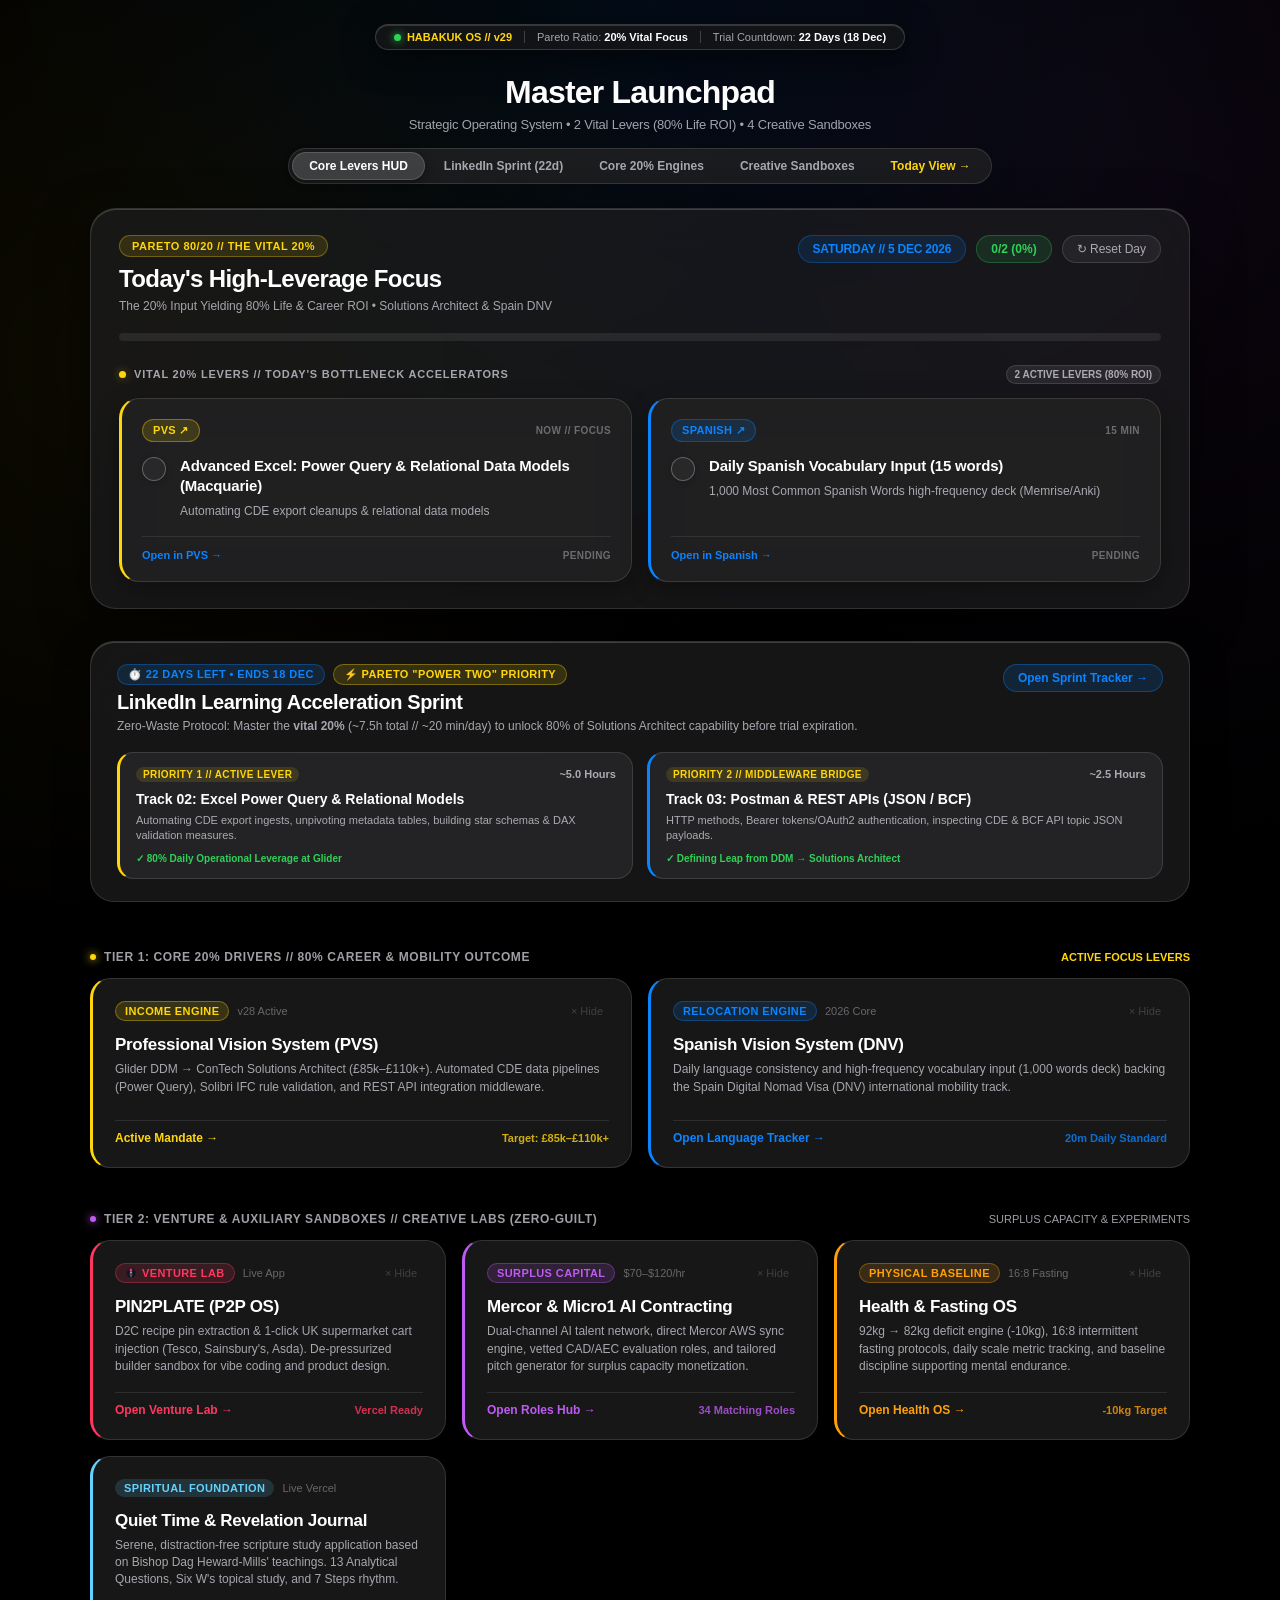
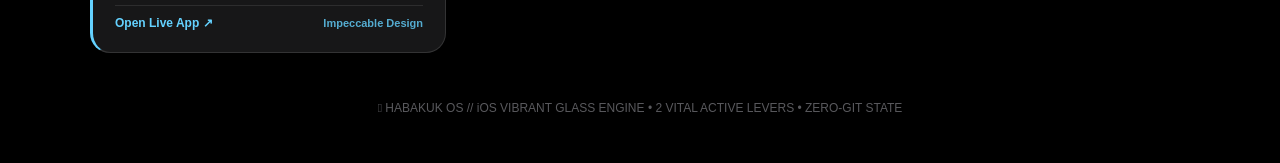
<file: index.html>
<!DOCTYPE html>
<html lang="en">
<head>
  <meta charset="UTF-8">
  <meta name="viewport" content="width=device-width, initial-scale=1.0">
  <meta http-equiv="Cache-Control" content="no-cache, no-store, must-revalidate">
  <meta http-equiv="Pragma" content="no-cache">
  <meta http-equiv="Expires" content="0">
  <title>HABAKUK OS // MASTER LAUNCHPAD</title>
  
  <!-- Apple System Typography & Design System -->
  <link rel="stylesheet" href="daily-rhythm.css?v=20261126_ios">
  
  <style>
    :root {
      --ios-bg: #000000;
      --ios-surface: rgba(28, 28, 30, 0.76);
      --ios-surface-card: rgba(36, 36, 38, 0.65);
      --ios-surface-elevated: rgba(44, 44, 46, 0.72);
      --ios-glass-border: rgba(255, 255, 255, 0.12);
      --ios-glass-highlight: rgba(255, 255, 255, 0.18);
      --ios-separator: rgba(84, 84, 88, 0.36);

      --ios-blue: #0A84FF;
      --ios-green: #30D158;
      --ios-indigo: #5E5CE6;
      --ios-orange: #FF9F0A;
      --ios-pink: #FF375F;
      --ios-purple: #BF5AF2;
      --ios-teal: #64D2FF;
      --ios-yellow: #FFD60A;
      --ios-red: #FF453A;

      --ios-label: #FFFFFF;
      --ios-label-secondary: rgba(235, 235, 245, 0.68);
      --ios-label-tertiary: rgba(235, 235, 245, 0.38);

      --accent: var(--ios-yellow);
      --accent2: var(--ios-green);
      --accent3: var(--ios-orange);
      --accent4: var(--ios-blue);
      --accent5: var(--ios-purple);
      --text: var(--ios-label);
      --muted: var(--ios-label-secondary);
      --border: var(--ios-glass-border);
    }

    * { margin: 0; padding: 0; box-sizing: border-box; }

    body {
      background: #000000;
      background-image: 
        radial-gradient(circle at 50% 0%, rgba(10, 132, 255, 0.08) 0%, transparent 60%),
        radial-gradient(circle at 90% 20%, rgba(191, 90, 242, 0.06) 0%, transparent 50%),
        radial-gradient(circle at 10% 40%, rgba(255, 214, 10, 0.05) 0%, transparent 50%);
      background-attachment: fixed;
      color: var(--ios-label);
      font-family: -apple-system, BlinkMacSystemFont, "SF Pro Display", "SF Pro Text", -system-ui, sans-serif;
      min-height: 100vh;
      display: flex;
      flex-direction: column;
      align-items: center;
      padding: 24px 20px 48px 20px;
      -webkit-font-smoothing: antialiased;
    }

    /* iOS DYNAMIC ISLAND / TOP STATUS PILL */
    .dynamic-island {
      background: rgba(22, 22, 24, 0.85);
      backdrop-filter: blur(28px) saturate(190%);
      -webkit-backdrop-filter: blur(28px) saturate(190%);
      border: 0.5px solid rgba(255, 255, 255, 0.16);
      border-radius: 9999px;
      padding: 6px 18px;
      display: inline-flex;
      align-items: center;
      gap: 12px;
      margin-bottom: 24px;
      box-shadow: 0 8px 32px rgba(0, 0, 0, 0.6), inset 0 1px 0 rgba(255, 255, 255, 0.15);
      transition: all 0.3s cubic-bezier(0.34, 1.56, 0.64, 1);
    }

    .island-badge {
      font-size: 11px;
      font-weight: 700;
      color: var(--ios-yellow);
      display: flex;
      align-items: center;
      gap: 6px;
    }

    .island-badge .pulse-dot {
      width: 7px;
      height: 7px;
      border-radius: 50%;
      background: var(--ios-green);
      box-shadow: 0 0 8px var(--ios-green);
    }

    .island-divider {
      width: 1px;
      height: 12px;
      background: rgba(255, 255, 255, 0.2);
    }

    .island-metric {
      font-size: 11px;
      color: var(--ios-label-secondary);
      font-weight: 500;
    }

    .island-metric strong {
      color: var(--ios-label);
    }

    /* HUB HEADER */
    .hub-header {
      text-align: center;
      margin-bottom: 24px;
      width: 100%;
      max-width: 1100px;
    }

    .hub-header h1 {
      font-size: 32px;
      font-weight: 800;
      letter-spacing: -0.8px;
      color: var(--ios-label);
      margin-bottom: 6px;
    }

    .hub-header p {
      font-size: 13px;
      color: var(--ios-label-secondary);
      letter-spacing: -0.2px;
    }

    /* iOS SEGMENTED CONTROL BAR */
    .segmented-control {
      display: inline-flex;
      background: rgba(36, 36, 38, 0.7);
      backdrop-filter: blur(20px);
      -webkit-backdrop-filter: blur(20px);
      border: 0.5px solid var(--ios-glass-border);
      border-radius: 9999px;
      padding: 3px;
      margin-top: 16px;
      gap: 2px;
    }

    .seg-pill {
      font-size: 12px;
      font-weight: 600;
      color: var(--ios-label-secondary);
      text-decoration: none;
      padding: 6px 16px;
      border-radius: 9999px;
      transition: all 0.2s cubic-bezier(0.25, 1, 0.5, 1);
      border: 0.5px solid transparent;
      cursor: pointer;
    }

    .seg-pill:hover {
      color: var(--ios-label);
    }

    .seg-pill.active {
      background: rgba(255, 255, 255, 0.16);
      color: var(--ios-label);
      border-color: rgba(255, 255, 255, 0.14);
      box-shadow: 0 2px 8px rgba(0, 0, 0, 0.35);
    }

    .seg-pill.accent {
      color: var(--ios-yellow);
    }

    .seg-pill.accent:hover {
      background: rgba(255, 214, 10, 0.12);
    }

    /* LINKEDIN SPRINT ACCELERATOR WIDGET */
    .sprint-hero-widget {
      width: 100%;
      max-width: 1100px;
      background: rgba(28, 28, 30, 0.76);
      backdrop-filter: blur(32px) saturate(190%);
      -webkit-backdrop-filter: blur(32px) saturate(190%);
      border: 0.5px solid var(--ios-glass-border);
      border-radius: 24px;
      padding: 22px 26px;
      margin-bottom: 28px;
      box-shadow: 0 12px 36px rgba(0, 0, 0, 0.45), inset 0 1px 0.5px var(--ios-glass-highlight);
      position: relative;
      overflow: hidden;
    }

    .sprint-hero-top {
      display: flex;
      justify-content: space-between;
      align-items: flex-start;
      flex-wrap: wrap;
      gap: 12px;
      margin-bottom: 16px;
    }

    .sprint-tag-row {
      display: flex;
      align-items: center;
      gap: 8px;
      margin-bottom: 6px;
      flex-wrap: wrap;
    }

    .sprint-tag-countdown {
      font-size: 11px;
      font-weight: 700;
      color: var(--ios-blue);
      background: rgba(10, 132, 255, 0.14);
      border: 0.5px solid rgba(10, 132, 255, 0.35);
      padding: 3px 10px;
      border-radius: 9999px;
      text-transform: uppercase;
      letter-spacing: 0.4px;
    }

    .sprint-tag-pareto {
      font-size: 11px;
      font-weight: 700;
      color: var(--ios-yellow);
      background: rgba(255, 214, 10, 0.14);
      border: 0.5px solid rgba(255, 214, 10, 0.35);
      padding: 3px 10px;
      border-radius: 9999px;
      text-transform: uppercase;
      letter-spacing: 0.4px;
    }

    .sprint-title {
      font-size: 20px;
      font-weight: 800;
      letter-spacing: -0.4px;
      color: var(--ios-label);
    }

    .sprint-desc {
      font-size: 12px;
      color: var(--ios-label-secondary);
      margin-top: 4px;
      line-height: 1.45;
    }

    .sprint-action-btn {
      background: rgba(10, 132, 255, 0.15);
      color: var(--ios-blue);
      border: 0.5px solid rgba(10, 132, 255, 0.35);
      font-size: 12px;
      font-weight: 600;
      padding: 6px 14px;
      border-radius: 9999px;
      text-decoration: none;
      transition: all 0.2s ease;
      display: inline-flex;
      align-items: center;
      gap: 6px;
    }

    .sprint-action-btn:hover {
      background: var(--ios-blue);
      color: #FFFFFF;
      box-shadow: 0 0 16px rgba(10, 132, 255, 0.4);
    }

    /* POWER TWO CARDS (THE VITAL 20%) */
    .power-two-grid {
      display: grid;
      grid-template-columns: 1fr 1fr;
      gap: 14px;
      margin-top: 14px;
    }

    .power-card {
      background: rgba(44, 44, 46, 0.65);
      border: 0.5px solid rgba(255, 255, 255, 0.12);
      border-radius: 16px;
      padding: 14px 16px;
      display: flex;
      flex-direction: column;
      justify-content: space-between;
      transition: all 0.2s ease;
    }

    .power-card:hover {
      border-color: rgba(255, 255, 255, 0.25);
      transform: translateY(-1px);
    }

    .power-card-header {
      display: flex;
      justify-content: space-between;
      align-items: center;
      margin-bottom: 8px;
    }

    .power-rank {
      font-size: 10px;
      font-weight: 700;
      color: var(--ios-yellow);
      background: rgba(255, 214, 10, 0.12);
      padding: 2px 7px;
      border-radius: 9999px;
      text-transform: uppercase;
      letter-spacing: 0.4px;
    }

    .power-duration {
      font-size: 11px;
      color: var(--ios-label-secondary);
      font-weight: 600;
    }

    .power-course-name {
      font-size: 14px;
      font-weight: 700;
      color: var(--ios-label);
      line-height: 1.35;
      margin-bottom: 4px;
    }

    .power-course-sub {
      font-size: 11px;
      color: var(--ios-label-secondary);
      line-height: 1.4;
    }

    .power-badge-vital {
      margin-top: 10px;
      font-size: 10px;
      font-weight: 700;
      color: var(--ios-green);
      display: flex;
      align-items: center;
      gap: 5px;
    }

    /* SECTION LABELS */
    .tier-heading-wrapper {
      width: 100%;
      max-width: 1100px;
      margin: 20px 0 14px 0;
      display: flex;
      justify-content: space-between;
      align-items: center;
      flex-wrap: wrap;
      gap: 12px;
    }

    .tier-heading {
      font-size: 12px;
      font-weight: 700;
      letter-spacing: 0.6px;
      text-transform: uppercase;
      color: var(--ios-label-secondary);
      display: flex;
      align-items: center;
      gap: 8px;
    }

    .tier-heading .dot {
      width: 6px;
      height: 6px;
      border-radius: 50%;
    }

    .tier-heading.vital .dot { background: var(--ios-yellow); box-shadow: 0 0 8px var(--ios-yellow); }
    .tier-heading.sandboxes .dot { background: var(--ios-purple); box-shadow: 0 0 8px var(--ios-purple); }

    /* WIDGET GRID (iOS APP LIBRARY STYLE) */
    .grid {
      display: grid;
      grid-template-columns: repeat(auto-fit, minmax(280px, 1fr));
      gap: 16px;
      width: 100%;
      max-width: 1100px;
      margin-bottom: 24px;
    }

    .hub-card {
      background: var(--ios-surface-card);
      backdrop-filter: blur(20px);
      -webkit-backdrop-filter: blur(20px);
      border: 0.5px solid var(--ios-glass-border);
      border-radius: 20px;
      padding: 22px;
      text-decoration: none;
      color: inherit;
      display: flex;
      flex-direction: column;
      justify-content: space-between;
      min-height: 190px;
      transition: all 0.25s cubic-bezier(0.25, 1, 0.5, 1);
      position: relative;
      box-shadow: 0 6px 20px rgba(0, 0, 0, 0.3);
    }

    .hub-card:hover {
      background: var(--ios-surface-elevated);
      transform: translateY(-2px) scale(1.005);
      border-color: rgba(255, 255, 255, 0.22);
      box-shadow: 0 12px 32px rgba(0, 0, 0, 0.45);
    }

    .hub-card.pillar-hidden {
      display: none !important;
    }

    /* Card Left Border Accents */
    .hub-card.prof { border-left: 3px solid var(--ios-yellow); }
    .hub-card.spanish { border-left: 3px solid var(--ios-blue); }
    .hub-card.mercor { border-left: 3px solid var(--ios-purple); }
    .hub-card.health { border-left: 3px solid var(--ios-orange); }
    .hub-card.p2p { border-left: 3px solid var(--ios-pink); }
    .hub-card.qtapp { border-left: 3px solid var(--ios-teal); }

    .card-meta {
      display: flex;
      justify-content: space-between;
      align-items: center;
      margin-bottom: 14px;
      gap: 8px;
    }

    .card-meta-left {
      display: flex;
      align-items: center;
      gap: 8px;
    }

    .card-tag {
      font-size: 11px;
      padding: 3px 9px;
      border-radius: 9999px;
      text-transform: uppercase;
      letter-spacing: 0.4px;
      font-weight: 700;
    }

    .tag-prof { background: rgba(255, 214, 10, 0.15); color: var(--ios-yellow); }
    .tag-spanish { background: rgba(10, 132, 255, 0.15); color: var(--ios-blue); }
    .tag-mercor { background: rgba(191, 90, 242, 0.15); color: var(--ios-purple); }
    .tag-health { background: rgba(255, 159, 10, 0.15); color: var(--ios-orange); }
    .tag-p2p { background: rgba(255, 55, 95, 0.15); color: var(--ios-pink); }
    .tag-qtapp { background: rgba(100, 210, 255, 0.15); color: var(--ios-teal); }

    .card-version {
      font-size: 11px;
      color: var(--ios-label-tertiary);
      font-weight: 500;
    }

    .card-hide-btn {
      background: transparent;
      border: none;
      color: var(--ios-label-tertiary);
      padding: 2px 6px;
      border-radius: 9999px;
      cursor: pointer;
      font-size: 11px;
      display: inline-flex;
      align-items: center;
      gap: 4px;
      transition: all 0.15s ease;
      opacity: 0.5;
    }

    .hub-card:hover .card-hide-btn {
      opacity: 0.9;
    }

    .card-hide-btn:hover {
      opacity: 1 !important;
      background: rgba(255, 69, 58, 0.15);
      color: var(--ios-red);
    }

    .hub-title {
      font-size: 17px;
      font-weight: 700;
      color: var(--ios-label);
      margin-bottom: 6px;
      letter-spacing: -0.3px;
    }

    .hub-desc {
      font-size: 12px;
      color: var(--ios-label-secondary);
      line-height: 1.45;
    }

    .card-footer {
      margin-top: 16px;
      padding-top: 10px;
      border-top: 0.5px solid var(--ios-separator);
      display: flex;
      align-items: center;
      justify-content: space-between;
      font-size: 12px;
      font-weight: 600;
    }

    .hub-card.prof .card-footer { color: var(--ios-yellow); }
    .hub-card.spanish .card-footer { color: var(--ios-blue); }
    .hub-card.mercor .card-footer { color: var(--ios-purple); }
    .hub-card.health .card-footer { color: var(--ios-orange); }
    .hub-card.p2p .card-footer { color: var(--ios-pink); }
    .hub-card.qtapp .card-footer { color: var(--ios-teal); }

    /* FOOTER */
    .system-status {
      margin-top: 24px;
      text-align: center;
      font-size: 12px;
      color: var(--ios-label-tertiary);
      font-weight: 500;
    }

    @media (max-width: 768px) {
      .power-two-grid {
        grid-template-columns: 1fr;
      }
      .hub-header h1 {
        font-size: 26px;
      }
    }
  </style>
</head>
<body>

  <!-- iOS DYNAMIC ISLAND FLOATING STATUS PILL -->
  <div class="dynamic-island">
    <div class="island-badge">
      <span class="pulse-dot"></span>
      HABAKUK OS // v29
    </div>
    <div class="island-divider"></div>
    <div class="island-metric">Pareto Ratio: <strong>20% Vital Focus</strong></div>
    <div class="island-divider"></div>
    <div class="island-metric">Trial Countdown: <strong>22 Days (18 Dec)</strong></div>
  </div>

  <!-- MASTER LAUNCHPAD HEADER -->
  <div class="hub-header">
    <h1>Master Launchpad</h1>
    <p>Strategic Operating System &bull; 2 Vital Levers (80% Life ROI) &bull; 4 Creative Sandboxes</p>
    
    <!-- iOS Segmented Control Bar -->
    <div class="segmented-control">
      <a href="#daily" class="seg-pill active">Core Levers HUD</a>
      <a href="#sprint" class="seg-pill">LinkedIn Sprint (22d)</a>
      <a href="#core_drivers" class="seg-pill">Core 20% Engines</a>
      <a href="#sandboxes" class="seg-pill">Creative Sandboxes</a>
      <a href="today.html" class="seg-pill accent">Today View &rarr;</a>
    </div>
  </div>

  <!-- DAILY RHYTHM EXECUTION HUD (STREAMLINED CORE LEVERS) -->
  <div id="daily-rhythm-container" style="width: 100%; max-width: 1100px;"></div>

  <!-- LINKEDIN LEARNING ACCELERATOR WIDGET (PARETO "POWER TWO") -->
  <div class="sprint-hero-widget" id="sprint">
    <div class="sprint-hero-top">
      <div>
        <div class="sprint-tag-row">
          <span class="sprint-tag-countdown">⏱️ 22 Days Left &bull; Ends 18 Dec</span>
          <span class="sprint-tag-pareto">⚡ Pareto "Power Two" Priority</span>
        </div>
        <div class="sprint-title">LinkedIn Learning Acceleration Sprint</div>
        <p class="sprint-desc">
          Zero-Waste Protocol: Master the <strong>vital 20%</strong> (~7.5h total // ~20 min/day) to unlock 80% of Solutions Architect capability before trial expiration.
        </p>
      </div>
      <div>
        <a href="./pvs/index.html#linkedin_sprint" class="sprint-action-btn">
          Open Sprint Tracker &rarr;
        </a>
      </div>
    </div>

    <!-- The Power Two Cards Grid -->
    <div class="power-two-grid">
      <!-- Lever 1: Power Query -->
      <div class="power-card" style="border-left: 3px solid var(--ios-yellow);">
        <div>
          <div class="power-card-header">
            <span class="power-rank">Priority 1 // Active Lever</span>
            <span class="power-duration">~5.0 Hours</span>
          </div>
          <div class="power-course-name">Track 02: Excel Power Query &amp; Relational Models</div>
          <div class="power-course-sub">Automating CDE export ingests, unpivoting metadata tables, building star schemas &amp; DAX validation measures.</div>
        </div>
        <div class="power-badge-vital">✓ 80% Daily Operational Leverage at Glider</div>
      </div>

      <!-- Lever 2: Postman & APIs -->
      <div class="power-card" style="border-left: 3px solid var(--ios-blue);">
        <div>
          <div class="power-card-header">
            <span class="power-rank">Priority 2 // Middleware Bridge</span>
            <span class="power-duration">~2.5 Hours</span>
          </div>
          <div class="power-course-name">Track 03: Postman &amp; REST APIs (JSON / BCF)</div>
          <div class="power-course-sub">HTTP methods, Bearer tokens/OAuth2 authentication, inspecting CDE &amp; BCF API topic JSON payloads.</div>
        </div>
        <div class="power-badge-vital">✓ Defining Leap from DDM &rarr; Solutions Architect</div>
      </div>
    </div>
  </div>

  <!-- =========================================================================
       TIER 1: CORE 20% DRIVERS (HIGH-LEVERAGE CAREER & MOBILITY ENGINES)
       ========================================================================= -->
  <div class="tier-heading-wrapper" id="core_drivers">
    <div class="tier-heading vital">
      <span class="dot"></span>
      <span>TIER 1: CORE 20% DRIVERS // 80% CAREER &amp; MOBILITY OUTCOME</span>
    </div>
    <span style="font-size: 11px; color: var(--ios-yellow); font-weight: 600;">ACTIVE FOCUS LEVERS</span>
  </div>

  <div class="grid">
    <!-- 1. PROFESSIONAL -->
    <a href="./pvs/index.html" class="hub-card prof" data-pillar="pvs">
      <div>
        <div class="card-meta">
          <div class="card-meta-left">
            <span class="card-tag tag-prof">Income Engine</span>
            <span class="card-version">v28 Active</span>
          </div>
          <button class="card-hide-btn" onclick="hidePillarCard('pvs', event)" title="Hide PVS" aria-label="Hide PVS">
            &times; Hide
          </button>
        </div>
        <div class="hub-title">Professional Vision System (PVS)</div>
        <div class="hub-desc">
          Glider DDM &rarr; ConTech Solutions Architect (£85k–£110k+). Automated CDE data pipelines (Power Query), Solibri IFC rule validation, and REST API integration middleware.
        </div>
      </div>
      <div class="card-footer">
        <span>Active Mandate &rarr;</span>
        <span style="font-size: 11px; opacity: 0.8;">Target: £85k–£110k+</span>
      </div>
    </a>

    <!-- 2. SPANISH -->
    <a href="./spanish/index.html" class="hub-card spanish" data-pillar="spanish">
      <div>
        <div class="card-meta">
          <div class="card-meta-left">
            <span class="card-tag tag-spanish">Relocation Engine</span>
            <span class="card-version">2026 Core</span>
          </div>
          <button class="card-hide-btn" onclick="hidePillarCard('spanish', event)" title="Hide Spanish" aria-label="Hide Spanish">
            &times; Hide
          </button>
        </div>
        <div class="hub-title">Spanish Vision System (DNV)</div>
        <div class="hub-desc">
          Daily language consistency and high-frequency vocabulary input (1,000 words deck) backing the Spain Digital Nomad Visa (DNV) international mobility track.
        </div>
      </div>
      <div class="card-footer">
        <span>Open Language Tracker &rarr;</span>
        <span style="font-size: 11px; opacity: 0.8;">20m Daily Standard</span>
      </div>
    </a>
  </div>

  <!-- =========================================================================
       TIER 2: VENTURE & AUXILIARY SANDBOXES (CREATIVE LABS // DE-PRESSURIZED)
       ========================================================================= -->
  <div class="tier-heading-wrapper" id="sandboxes">
    <div class="tier-heading sandboxes">
      <span class="dot"></span>
      <span>TIER 2: VENTURE &amp; AUXILIARY SANDBOXES // CREATIVE LABS (ZERO-GUILT)</span>
    </div>
    <span style="font-size: 11px; color: var(--ios-label-secondary);">SURPLUS CAPACITY &amp; EXPERIMENTS</span>
  </div>

  <div class="grid" id="pillarsGrid">
    <!-- 3. PIN2PLATE (P2P OS) -->
    <a href="./p2p/index.html" class="hub-card p2p" data-pillar="p2p">
      <div>
        <div class="card-meta">
          <div class="card-meta-left">
            <span class="card-tag tag-p2p" style="display: inline-flex; align-items: center; gap: 5px;">
              <img src="./p2p/assets/forkpin.svg?v=20261123b" alt="P2P" style="width: 12px; height: 12px;">
              Venture Lab
            </span>
            <span class="card-version">Live App</span>
          </div>
          <button class="card-hide-btn" onclick="hidePillarCard('p2p', event)" title="Hide P2P" aria-label="Hide P2P">
            &times; Hide
          </button>
        </div>
        <div class="hub-title">PIN2PLATE (P2P OS)</div>
        <div class="hub-desc">
          D2C recipe pin extraction &amp; 1-click UK supermarket cart injection (Tesco, Sainsbury's, Asda). De-pressurized builder sandbox for vibe coding and product design.
        </div>
      </div>
      <div class="card-footer">
        <span>Open Venture Lab &rarr;</span>
        <span style="font-size: 11px; opacity: 0.8;">Vercel Ready</span>
      </div>
    </a>

    <!-- 4. MERCOR & MICRO1 -->
    <a href="./mercor/index.html" class="hub-card mercor" data-pillar="mercor">
      <div>
        <div class="card-meta">
          <div class="card-meta-left">
            <span class="card-tag tag-mercor">Surplus Capital</span>
            <span class="card-version">$70–$120/hr</span>
          </div>
          <button class="card-hide-btn" onclick="hidePillarCard('mercor', event)" title="Hide Mercor" aria-label="Hide Mercor">
            &times; Hide
          </button>
        </div>
        <div class="hub-title">Mercor &amp; Micro1 AI Contracting</div>
        <div class="hub-desc">
          Dual-channel AI talent network, direct Mercor AWS sync engine, vetted CAD/AEC evaluation roles, and tailored pitch generator for surplus capacity monetization.
        </div>
      </div>
      <div class="card-footer">
        <span>Open Roles Hub &rarr;</span>
        <span style="font-size: 11px; opacity: 0.8;">34 Matching Roles</span>
      </div>
    </a>

    <!-- 5. HEALTH -->
    <a href="./health/index.html" class="hub-card health" data-pillar="health">
      <div>
        <div class="card-meta">
          <div class="card-meta-left">
            <span class="card-tag tag-health">Physical Baseline</span>
            <span class="card-version">16:8 Fasting</span>
          </div>
          <button class="card-hide-btn" onclick="hidePillarCard('health', event)" title="Hide Health" aria-label="Hide Health">
            &times; Hide
          </button>
        </div>
        <div class="hub-title">Health &amp; Fasting OS</div>
        <div class="hub-desc">
          92kg &rarr; 82kg deficit engine (-10kg), 16:8 intermittent fasting protocols, daily scale metric tracking, and baseline discipline supporting mental endurance.
        </div>
      </div>
      <div class="card-footer">
        <span>Open Health OS &rarr;</span>
        <span style="font-size: 11px; opacity: 0.8;">-10kg Target</span>
      </div>
    </a>

    <!-- 6. SCRIPTURE APP (QTAPP) -->
    <a href="https://quiet-time-guide.vercel.app" target="_blank" class="hub-card qtapp" data-pillar="qtapp">
      <div>
        <div class="card-meta">
          <div class="card-meta-left">
            <span class="card-tag tag-qtapp">Spiritual Foundation</span>
            <span class="card-version">Live Vercel</span>
          </div>
        </div>
        <div class="hub-title">Quiet Time &amp; Revelation Journal</div>
        <div class="hub-desc">
          Serene, distraction-free scripture study application based on Bishop Dag Heward-Mills' teachings. 13 Analytical Questions, Six W's topical study, and 7 Steps rhythm.
        </div>
      </div>
      <div class="card-footer">
        <span>Open Live App ↗</span>
        <span style="font-size: 11px; opacity: 0.8;">Impeccable Design</span>
      </div>
    </a>
  </div>

  <div class="system-status">
     HABAKUK OS // iOS VIBRANT GLASS ENGINE &bull; 2 VITAL ACTIVE LEVERS &bull; ZERO-GIT STATE
  </div>

  <script src="daily-rhythm.js?v=20261126_ios"></script>
  <script>
    const PILLARS_MAP = {
      pvs: 'Professional',
      spanish: 'Spanish',
      mercor: 'Mercor',
      health: 'Health',
      p2p: 'P2P'
    };

    function getHiddenPillars() {
      try {
        const raw = localStorage.getItem('pvs_hidden_pillars');
        return raw ? JSON.parse(raw) : [];
      } catch (e) {
        return [];
      }
    }

    function saveHiddenPillars(arr) {
      try {
        localStorage.setItem('pvs_hidden_pillars', JSON.stringify(arr));
      } catch (e) {}
    }

    function applyPillarVisibility() {
      const hidden = getHiddenPillars();
      Object.keys(PILLARS_MAP).forEach(id => {
        const isHidden = hidden.includes(id);
        const card = document.querySelector(`.hub-card[data-pillar="${id}"]`);
        if (card) {
          card.classList.toggle('pillar-hidden', isHidden);
        }
      });
    }

    function hidePillarCard(id, event) {
      if (event) {
        event.preventDefault();
        event.stopPropagation();
      }
      let hidden = getHiddenPillars();
      if (!hidden.includes(id)) {
        hidden.push(id);
        saveHiddenPillars(hidden);
        applyPillarVisibility();
      }
    }

    function showAllPillars() {
      saveHiddenPillars([]);
      applyPillarVisibility();
    }

    // Apply visibility immediately
    applyPillarVisibility();

    window.addEventListener('DOMContentLoaded', () => {
      DailyRhythm.init('daily-rhythm-container');
      applyPillarVisibility();
    });
  </script>
</body>
</html>
</file>
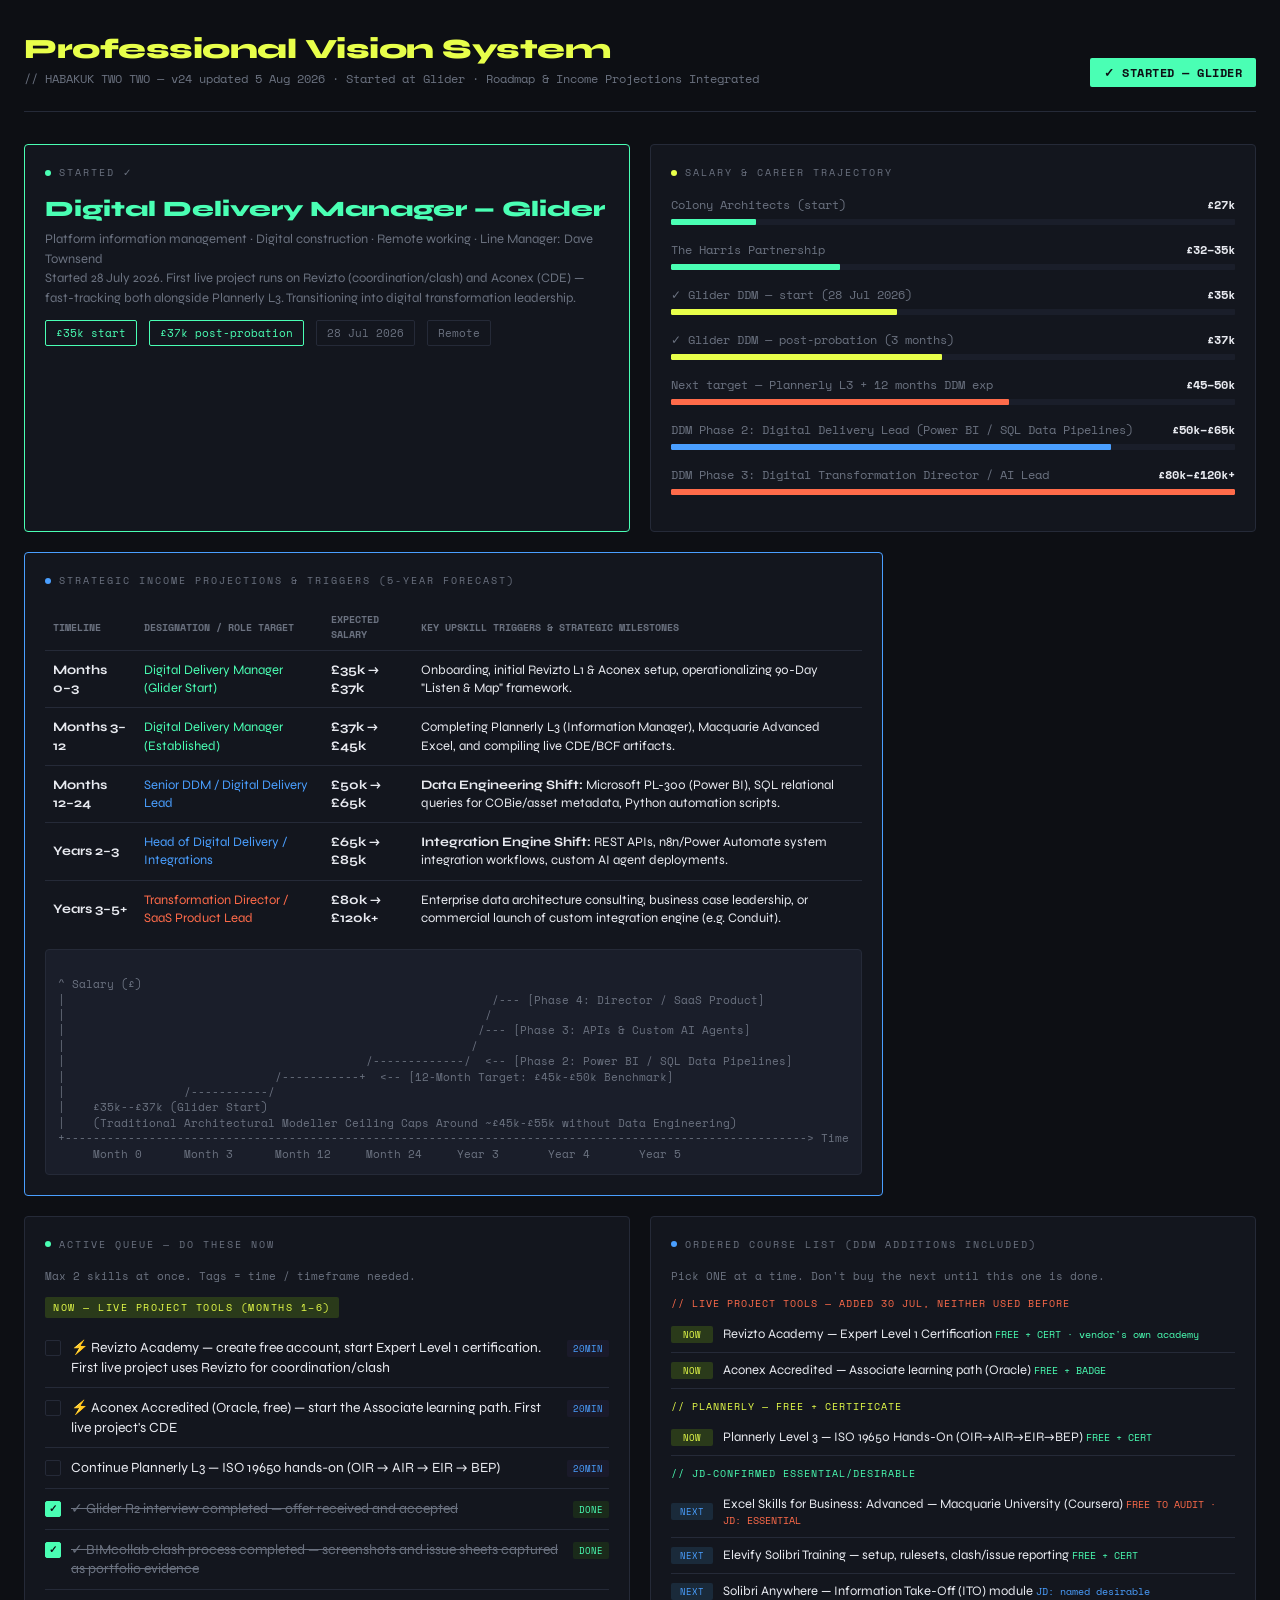
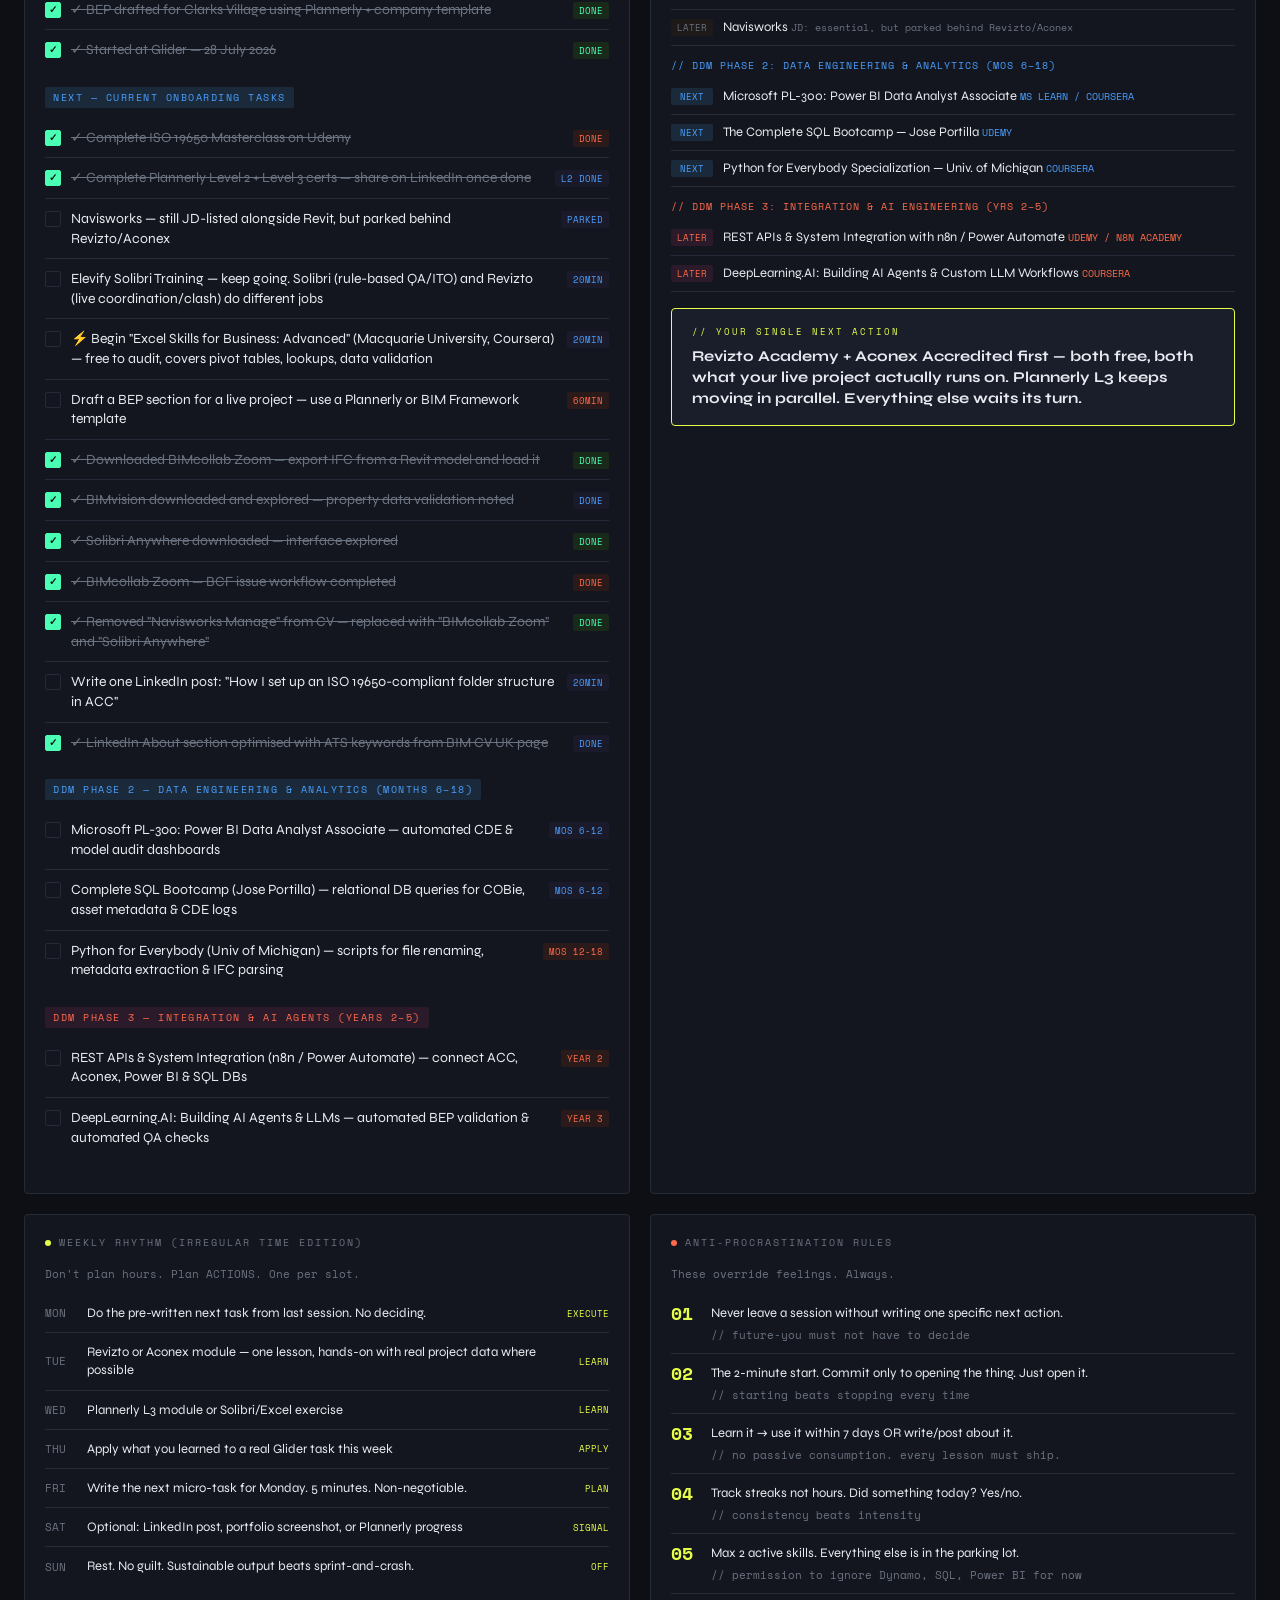
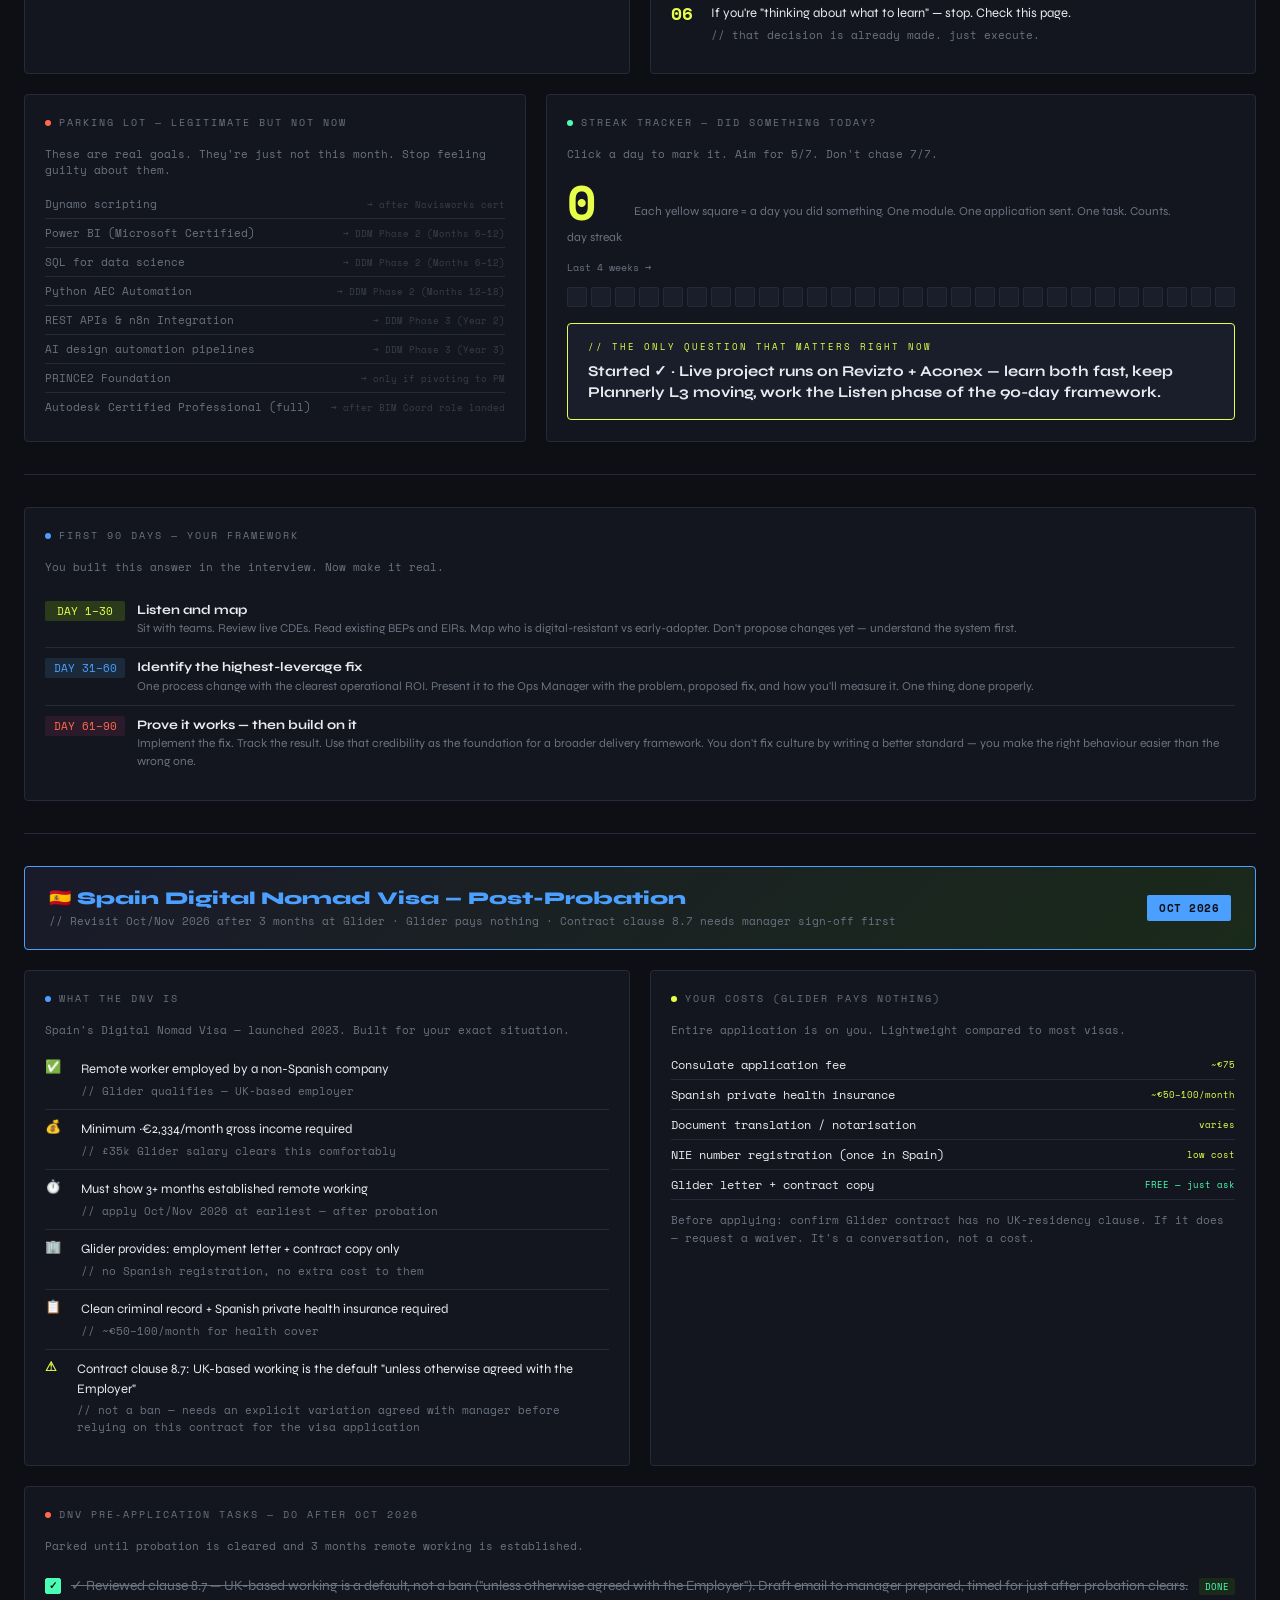
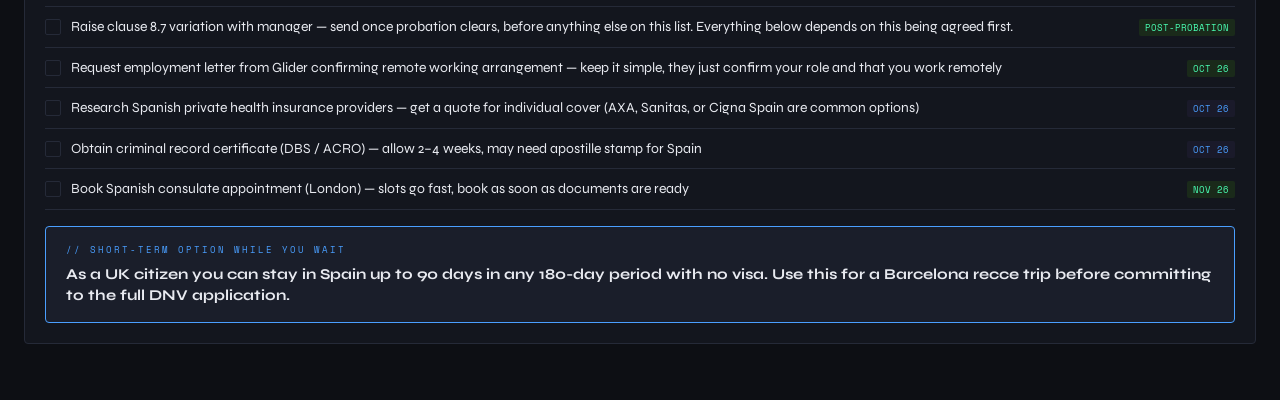
<file: Index.html>
<!DOCTYPE html>
<html lang="en">
<head>
<meta charset="UTF-8">
<meta name="viewport" content="width=device-width, initial-scale=1.0">
<title>Professional Vision System – John A. (v24)</title>
<style>
  @import url('https://fonts.googleapis.com/css2?family=Space+Mono:wght@400;700&family=Syne:wght@400;600;700;800&display=swap');

  :root {
    --bg: #0d0f14;
    --surface: #13161e;
    --surface2: #1a1e2a;
    --border: #252a38;
    --accent: #e8ff4a;
    --accent2: #4affb4;
    --accent3: #ff6b4a;
    --accent4: #4a9fff;
    --text: #e8eaf0;
    --muted: #6b7280;
    --done: #2a3a2a;
    --done-text: #4affb4;
  }

  * { margin: 0; padding: 0; box-sizing: border-box; }

  body {
    background: var(--bg);
    color: var(--text);
    font-family: 'Syne', sans-serif;
    min-height: 100vh;
    padding: 32px 24px;
  }

  .header {
    border-bottom: 1px solid var(--border);
    padding-bottom: 24px;
    margin-bottom: 32px;
    display: flex;
    justify-content: space-between;
    align-items: flex-end;
    flex-wrap: wrap;
    gap: 12px;
  }

  .header-left h1 {
    font-size: 28px;
    font-weight: 800;
    letter-spacing: -0.5px;
    color: var(--accent);
  }

  .header-left p {
    color: var(--muted);
    font-family: 'Space Mono', monospace;
    font-size: 12px;
    margin-top: 4px;
  }

  .target-badge {
    background: var(--accent);
    color: #0d0f14;
    font-size: 12px;
    font-weight: 700;
    padding: 6px 14px;
    border-radius: 2px;
    font-family: 'Space Mono', monospace;
    text-transform: uppercase;
    letter-spacing: 0.5px;
  }

  .grid {
    display: grid;
    grid-template-columns: 1fr 1fr;
    gap: 20px;
    margin-bottom: 20px;
  }

  .grid-3 {
    display: grid;
    grid-template-columns: 1fr 1fr 1fr;
    gap: 20px;
    margin-bottom: 20px;
  }

  .full { grid-column: 1 / -1; }

  .card {
    background: var(--surface);
    border: 1px solid var(--border);
    border-radius: 4px;
    padding: 20px;
  }

  .card-title {
    font-size: 10px;
    font-family: 'Space Mono', monospace;
    text-transform: uppercase;
    letter-spacing: 2px;
    color: var(--muted);
    margin-bottom: 16px;
    display: flex;
    align-items: center;
    gap: 8px;
  }

  .card-title .dot {
    width: 6px;
    height: 6px;
    border-radius: 50%;
    background: var(--accent);
    flex-shrink: 0;
  }

  .card-title .dot.green { background: var(--accent2); }
  .card-title .dot.orange { background: var(--accent3); }
  .card-title .dot.blue { background: var(--accent4); }

  .role-name {
    font-size: 22px;
    font-weight: 800;
    color: var(--accent);
    line-height: 1.2;
    margin-bottom: 8px;
  }

  .role-meta {
    display: flex;
    gap: 12px;
    flex-wrap: wrap;
    margin-top: 12px;
  }

  .role-pill {
    font-family: 'Space Mono', monospace;
    font-size: 11px;
    padding: 4px 10px;
    border-radius: 2px;
    border: 1px solid var(--border);
    color: var(--muted);
  }

  .role-pill.highlight {
    border-color: var(--accent2);
    color: var(--accent2);
  }

  .tier { margin-bottom: 16px; }

  .tier-label {
    font-family: 'Space Mono', monospace;
    font-size: 10px;
    text-transform: uppercase;
    letter-spacing: 1.5px;
    padding: 3px 8px;
    border-radius: 2px;
    display: inline-block;
    margin-bottom: 10px;
  }

  .tier-now .tier-label { background: #2a3a1a; color: var(--accent); }
  .tier-next .tier-label { background: #1a2a3a; color: var(--accent4); }
  .tier-later .tier-label { background: #2a1a2a; color: var(--accent3); }

  .task-item {
    display: flex;
    align-items: flex-start;
    gap: 10px;
    padding: 10px 0;
    border-bottom: 1px solid var(--border);
    cursor: pointer;
    transition: all 0.2s;
  }

  .task-item:last-child { border-bottom: none; }
  .task-item:hover { background: var(--surface2); margin: 0 -20px; padding: 10px 20px; }

  .checkbox {
    width: 16px;
    height: 16px;
    border: 1.5px solid var(--border);
    border-radius: 2px;
    flex-shrink: 0;
    margin-top: 2px;
    display: flex;
    align-items: center;
    justify-content: center;
    transition: all 0.2s;
  }

  .task-item.done .checkbox { background: var(--done-text); border-color: var(--done-text); }
  .task-item.done .checkbox::after { content: '✓'; font-size: 10px; color: #0d0f14; font-weight: 700; }
  .task-item.done .task-text { text-decoration: line-through; color: var(--muted); }

  .task-text { font-size: 14px; line-height: 1.4; flex: 1; }

  .task-tag {
    font-family: 'Space Mono', monospace;
    font-size: 9px;
    padding: 2px 6px;
    border-radius: 2px;
    text-transform: uppercase;
    flex-shrink: 0;
    margin-top: 2px;
  }

  .tag-5 { background: #1a2a1a; color: var(--accent2); }
  .tag-20 { background: #1a1a2a; color: var(--accent4); }
  .tag-60 { background: #2a1a1a; color: var(--accent3); }

  .day-row { display: flex; align-items: center; gap: 12px; padding: 10px 0; border-bottom: 1px solid var(--border); }
  .day-row:last-child { border-bottom: none; }
  .day-name { font-family: 'Space Mono', monospace; font-size: 11px; color: var(--muted); width: 30px; flex-shrink: 0; }
  .day-action { font-size: 13px; flex: 1; line-height: 1.4; }
  .day-type { font-family: 'Space Mono', monospace; font-size: 9px; color: var(--accent); text-transform: uppercase; flex-shrink: 0; }

  .rule-item { display: flex; gap: 12px; padding: 10px 0; border-bottom: 1px solid var(--border); align-items: flex-start; }
  .rule-item:last-child { border-bottom: none; }
  .rule-num { font-family: 'Space Mono', monospace; font-size: 18px; font-weight: 700; color: var(--accent); flex-shrink: 0; line-height: 1; width: 28px; }
  .rule-text { font-size: 13px; line-height: 1.5; color: var(--text); }
  .rule-sub { display: block; font-size: 11px; color: var(--muted); margin-top: 3px; font-family: 'Space Mono', monospace; }

  .parked-item { font-family: 'Space Mono', monospace; font-size: 11px; color: var(--muted); padding: 6px 0; border-bottom: 1px solid var(--border); display: flex; justify-content: space-between; align-items: center; }
  .parked-item:last-child { border-bottom: none; }
  .parked-item span { font-size: 9px; color: #3a3e4a; }

  .salary-bar { margin-bottom: 16px; }
  .salary-label { display: flex; justify-content: space-between; font-size: 12px; color: var(--muted); margin-bottom: 6px; font-family: 'Space Mono', monospace; }
  .salary-label strong { color: var(--text); }
  .bar-track { height: 6px; background: var(--surface2); border-radius: 1px; overflow: hidden; }
  .bar-fill { height: 100%; border-radius: 1px; transition: width 1s ease; }
  .bar-fill.green { background: var(--accent2); }
  .bar-fill.yellow { background: var(--accent); }
  .bar-fill.orange { background: var(--accent3); }
  .bar-fill.blue { background: var(--accent4); }

  .next-action { background: var(--surface2); border: 1px solid var(--accent); border-radius: 4px; padding: 16px 20px; margin-top: 16px; }
  .next-action-label { font-family: 'Space Mono', monospace; font-size: 9px; text-transform: uppercase; letter-spacing: 2px; color: var(--accent); margin-bottom: 8px; }
  .next-action-text { font-size: 15px; font-weight: 700; line-height: 1.4; }

  .big-num { font-size: 48px; font-weight: 800; color: var(--accent); line-height: 1; font-family: 'Space Mono', monospace; }
  .big-num-label { font-size: 12px; color: var(--muted); margin-top: 4px; }

  .streak-days { display: flex; gap: 4px; margin-top: 12px; }
  .streak-day { width: 20px; height: 20px; border-radius: 2px; background: var(--surface2); border: 1px solid var(--border); cursor: pointer; transition: all 0.15s; }
  .streak-day.active { background: var(--accent); border-color: var(--accent); }
  .streak-day:hover { border-color: var(--accent); }

  .course-row { display: flex; gap: 10px; align-items: center; padding: 9px 0; border-bottom: 1px solid var(--border); font-size: 13px; }
  .course-row:last-child { border-bottom: none; }
  .course-priority { font-family: 'Space Mono', monospace; font-size: 9px; padding: 2px 6px; border-radius: 2px; flex-shrink: 0; min-width: 42px; text-align: center; }
  .p1 { background: #2a3a1a; color: var(--accent); }
  .p2 { background: #1a2a3a; color: var(--accent4); }
  .p3 { background: #2a1a2a; color: var(--accent3); }
  .p-parked { background: #1e1a1a; color: var(--muted); }
  .course-name { flex: 1; }

  /* Table Style for Projections */
  .proj-table { width: 100%; border-collapse: collapse; font-size: 13px; margin-top: 8px; }
  .proj-table th { font-family: 'Space Mono', monospace; font-size: 10px; text-transform: uppercase; text-align: left; padding: 8px; color: var(--muted); border-bottom: 1px solid var(--border); }
  .proj-table td { padding: 10px 8px; border-bottom: 1px solid var(--border); line-height: 1.4; }
  .proj-table tr:last-child td { border-bottom: none; }

  /* ASCII Chart Container */
  .ascii-chart { font-family: 'Space Mono', monospace; font-size: 11px; line-height: 1.4; color: var(--muted); background: var(--surface2); padding: 12px; border-radius: 4px; border: 1px solid var(--border); overflow-x: auto; white-space: pre; margin-top: 12px; }

  @media (max-width: 700px) {
    .grid, .grid-3 { grid-template-columns: 1fr; }
    .full { grid-column: 1; }
  }

  .portfolio-header { background: linear-gradient(135deg, #1a2a1a 0%, #1a1e2a 100%); border: 1px solid var(--accent2); border-radius: 4px; padding: 20px 24px; margin-bottom: 20px; display: flex; justify-content: space-between; align-items: center; flex-wrap: wrap; gap: 12px; }
  .portfolio-header h2 { font-size: 18px; font-weight: 800; color: var(--accent2); }
  .portfolio-header p { font-family: 'Space Mono', monospace; font-size: 11px; color: var(--muted); margin-top: 4px; }
  .portfolio-badge { background: var(--accent2); color: #0d0f14; font-size: 11px; font-weight: 700; padding: 5px 12px; border-radius: 2px; font-family: 'Space Mono', monospace; text-transform: uppercase; letter-spacing: 0.5px; flex-shrink: 0; }
  .case-study-row { display: flex; align-items: flex-start; gap: 12px; padding: 10px 0; border-bottom: 1px solid var(--border); font-size: 13px; }
  .case-study-row:last-child { border-bottom: none; }
  .cs-num { font-family: 'Space Mono', monospace; font-size: 11px; padding: 2px 8px; border-radius: 2px; background: #1a2a1a; color: var(--accent2); flex-shrink: 0; }
  .cs-title { flex: 1; line-height: 1.4; }
</style>
</head>
<body>

<div class="header">
  <div class="header-left">
    <h1>Professional Vision System</h1>
    <p>// HABAKUK TWO TWO — v24 updated 5 Aug 2026 · Started at Glider · Roadmap & Income Projections Integrated</p>
  </div>
  <div class="target-badge" style="background: var(--accent2); color: #0d0f14;">✓ STARTED — GLIDER</div>
</div>

<div class="grid">
  <div class="card" style="border-color: var(--accent2);">
    <div class="card-title"><span class="dot green"></span>Started ✓</div>
    <div class="role-name" style="color: var(--accent2);">Digital Delivery Manager — Glider</div>
    <p style="font-size:13px; color:var(--muted); line-height:1.5;">Platform information management · Digital construction · Remote working · Line Manager: Dave Townsend<br>
    Started 28 July 2026. First live project runs on Revizto (coordination/clash) and Aconex (CDE) — fast-tracking both alongside Plannerly L3. Transitioning into digital transformation leadership.</p>
    <div class="role-meta">
      <div class="role-pill highlight">£35k start</div>
      <div class="role-pill highlight">£37k post-probation</div>
      <div class="role-pill">28 Jul 2026</div>
      <div class="role-pill">Remote</div>
    </div>
  </div>

  <div class="card">
    <div class="card-title"><span class="dot yellow"></span>Salary & Career Trajectory</div>
    <div class="salary-bar">
      <div class="salary-label"><span>Colony Architects (start)</span><strong>£27k</strong></div>
      <div class="bar-track"><div class="bar-fill green" style="width:15%"></div></div>
    </div>
    <div class="salary-bar">
      <div class="salary-label"><span>The Harris Partnership</span><strong>£32–35k</strong></div>
      <div class="bar-track"><div class="bar-fill green" style="width:30%"></div></div>
    </div>
    <div class="salary-bar">
      <div class="salary-label"><span>✓ Glider DDM — start (28 Jul 2026)</span><strong>£35k</strong></div>
      <div class="bar-track"><div class="bar-fill yellow" style="width:40%"></div></div>
    </div>
    <div class="salary-bar">
      <div class="salary-label"><span>✓ Glider DDM — post-probation (3 months)</span><strong>£37k</strong></div>
      <div class="bar-track"><div class="bar-fill yellow" style="width:48%"></div></div>
    </div>
    <div class="salary-bar">
      <div class="salary-label"><span>Next target — Plannerly L3 + 12 months DDM exp</span><strong>£45–50k</strong></div>
      <div class="bar-track"><div class="bar-fill orange" style="width:60%"></div></div>
    </div>
    <div class="salary-bar">
      <div class="salary-label"><span>DDM Phase 2: Digital Delivery Lead (Power BI / SQL Data Pipelines)</span><strong>£50k–£65k</strong></div>
      <div class="bar-track"><div class="bar-fill blue" style="width:78%"></div></div>
    </div>
    <div class="salary-bar">
      <div class="salary-label"><span>DDM Phase 3: Digital Transformation Director / AI Lead</span><strong>£80k–£120k+</strong></div>
      <div class="bar-track"><div class="bar-fill orange" style="width:100%"></div></div>
    </div>
  </div>
</div>

<div class="grid full">
  <div class="card" style="border-color: var(--accent4);">
    <div class="card-title"><span class="dot blue"></span>Strategic Income Projections & Triggers (5-Year Forecast)</div>
    <table class="proj-table">
      <thead>
        <tr>
          <th>Timeline</th>
          <th>Designation / Role Target</th>
          <th>Expected Salary</th>
          <th>Key Upskill Triggers & Strategic Milestones</th>
        </tr>
      </thead>
      <tbody>
        <tr>
          <td><strong>Months 0–3</strong></td>
          <td style="color:var(--accent2);">Digital Delivery Manager (Glider Start)</td>
          <td><strong>£35k → £37k</strong></td>
          <td>Onboarding, initial Revizto L1 & Aconex setup, operationalizing 90-Day "Listen & Map" framework.</td>
        </tr>
        <tr>
          <td><strong>Months 3–12</strong></td>
          <td style="color:var(--accent2);">Digital Delivery Manager (Established)</td>
          <td><strong>£37k → £45k</strong></td>
          <td>Completing Plannerly L3 (Information Manager), Macquarie Advanced Excel, and compiling live CDE/BCF artifacts.</td>
        </tr>
        <tr>
          <td><strong>Months 12–24</strong></td>
          <td style="color:var(--accent4);">Senior DDM / Digital Delivery Lead</td>
          <td><strong>£50k → £65k</strong></td>
          <td><strong>Data Engineering Shift:</strong> Microsoft PL-300 (Power BI), SQL relational queries for COBie/asset metadata, Python automation scripts.</td>
        </tr>
        <tr>
          <td><strong>Years 2–3</strong></td>
          <td style="color:var(--accent4);">Head of Digital Delivery / Integrations</td>
          <td><strong>£65k → £85k</strong></td>
          <td><strong>Integration Engine Shift:</strong> REST APIs, n8n/Power Automate system integration workflows, custom AI agent deployments.</td>
        </tr>
        <tr>
          <td><strong>Years 3–5+</strong></td>
          <td style="color:var(--accent3);">Transformation Director / SaaS Product Lead</td>
          <td><strong>£80k → £120k+</strong></td>
          <td>Enterprise data architecture consulting, business case leadership, or commercial launch of custom integration engine (e.g. Conduit).</td>
        </tr>
      </tbody>
    </table>

    <div class="ascii-chart">
^ Salary (£)
|                                                             /--- [Phase 4: Director / SaaS Product]
|                                                            /
|                                                           /--- [Phase 3: APIs & Custom AI Agents]
|                                                          /
|                                           /-------------/  <-- [Phase 2: Power BI / SQL Data Pipelines]
|                              /-----------+  <-- [12-Month Target: £45k-£50k Benchmark]
|                 /-----------/
|    £35k--£37k (Glider Start)
|    (Traditional Architectural Modeller Ceiling Caps Around ~£45k-£55k without Data Engineering)
+----------------------------------------------------------------------------------------------------------> Time
     Month 0      Month 3      Month 12     Month 24     Year 3       Year 4       Year 5</div>
  </div>
</div>

<div class="grid">
  <div class="card">
    <div class="card-title"><span class="dot green"></span>Active Queue — Do These Now</div>
    <p style="font-size:11px; color:var(--muted); margin-bottom:12px; font-family:'Space Mono',monospace;">Max 2 skills at once. Tags = time / timeframe needed.</p>

    <div class="tier tier-now">
      <div class="tier-label">NOW — Live Project Tools (Months 1–6)</div>
      <div class="task-item" onclick="toggle(this)">
        <div class="checkbox"></div>
        <div class="task-text">⚡ Revizto Academy — create free account, start Expert Level 1 certification. First live project uses Revizto for coordination/clash</div>
        <div class="task-tag tag-20">20min</div>
      </div>
      <div class="task-item" onclick="toggle(this)">
        <div class="checkbox"></div>
        <div class="task-text">⚡ Aconex Accredited (Oracle, free) — start the Associate learning path. First live project's CDE</div>
        <div class="task-tag tag-20">20min</div>
      </div>
      <div class="task-item" onclick="toggle(this)">
        <div class="checkbox"></div>
        <div class="task-text">Continue Plannerly L3 — ISO 19650 hands-on (OIR → AIR → EIR → BEP)</div>
        <div class="task-tag tag-20">20min</div>
      </div>
      <div class="task-item done" onclick="toggle(this)">
        <div class="checkbox"></div>
        <div class="task-text">✓ Glider R2 interview completed — offer received and accepted</div>
        <div class="task-tag tag-5">DONE</div>
      </div>
      <div class="task-item done" onclick="toggle(this)">
        <div class="checkbox"></div>
        <div class="task-text">✓ BIMcollab clash process completed — screenshots and issue sheets captured as portfolio evidence</div>
        <div class="task-tag tag-5">DONE</div>
      </div>
      <div class="task-item done" onclick="toggle(this)">
        <div class="checkbox"></div>
        <div class="task-text">✓ BEP drafted for Clarks Village using Plannerly + company template</div>
        <div class="task-tag tag-5">DONE</div>
      </div>
      <div class="task-item done" onclick="toggle(this)">
        <div class="checkbox"></div>
        <div class="task-text">✓ Started at Glider — 28 July 2026</div>
        <div class="task-tag tag-5">DONE</div>
      </div>
    </div>

    <div class="tier tier-next" style="margin-top:16px;">
      <div class="tier-label">NEXT — Current Onboarding Tasks</div>
      <div class="task-item done" onclick="toggle(this)">
        <div class="checkbox"></div>
        <div class="task-text">✓ Complete ISO 19650 Masterclass on Udemy</div>
        <div class="task-tag tag-60">DONE</div>
      </div>
      <div class="task-item done" onclick="toggle(this)">
        <div class="checkbox"></div>
        <div class="task-text">✓ Complete Plannerly Level 2 + Level 3 certs — share on LinkedIn once done</div>
        <div class="task-tag tag-20">L2 DONE</div>
      </div>
      <div class="task-item" onclick="toggle(this)">
        <div class="checkbox"></div>
        <div class="task-text">Navisworks — still JD-listed alongside Revit, but parked behind Revizto/Aconex</div>
        <div class="task-tag tag-20">parked</div>
      </div>
      <div class="task-item" onclick="toggle(this)">
        <div class="checkbox"></div>
        <div class="task-text">Elevify Solibri Training — keep going. Solibri (rule-based QA/ITO) and Revizto (live coordination/clash) do different jobs</div>
        <div class="task-tag tag-20">20min</div>
      </div>
      <div class="task-item" onclick="toggle(this)">
        <div class="checkbox"></div>
        <div class="task-text">⚡ Begin "Excel Skills for Business: Advanced" (Macquarie University, Coursera) — free to audit, covers pivot tables, lookups, data validation</div>
        <div class="task-tag tag-20">20min</div>
      </div>
      <div class="task-item" onclick="toggle(this)">
        <div class="checkbox"></div>
        <div class="task-text">Draft a BEP section for a live project — use a Plannerly or BIM Framework template</div>
        <div class="task-tag tag-60">60min</div>
      </div>
      <div class="task-item done" onclick="toggle(this)">
        <div class="checkbox"></div>
        <div class="task-text">✓ Downloaded BIMcollab Zoom — export IFC from a Revit model and load it</div>
        <div class="task-tag tag-5">DONE</div>
      </div>
      <div class="task-item done" onclick="toggle(this)">
        <div class="checkbox"></div>
        <div class="task-text">✓ BIMvision downloaded and explored — property data validation noted</div>
        <div class="task-tag tag-20">DONE</div>
      </div>
      <div class="task-item done" onclick="toggle(this)">
        <div class="checkbox"></div>
        <div class="task-text">✓ Solibri Anywhere downloaded — interface explored</div>
        <div class="task-tag tag-5">DONE</div>
      </div>
      <div class="task-item done" onclick="toggle(this)">
        <div class="checkbox"></div>
        <div class="task-text">✓ BIMcollab Zoom — BCF issue workflow completed</div>
        <div class="task-tag tag-60">DONE</div>
      </div>
      <div class="task-item done" onclick="toggle(this)">
        <div class="checkbox"></div>
        <div class="task-text">✓ Removed "Navisworks Manage" from CV — replaced with "BIMcollab Zoom" and "Solibri Anywhere"</div>
        <div class="task-tag tag-5">DONE</div>
      </div>
      <div class="task-item" onclick="toggle(this)">
        <div class="checkbox"></div>
        <div class="task-text">Write one LinkedIn post: "How I set up an ISO 19650-compliant folder structure in ACC"</div>
        <div class="task-tag tag-20">20min</div>
      </div>
      <div class="task-item done" onclick="toggle(this)">
        <div class="checkbox"></div>
        <div class="task-text">✓ LinkedIn About section optimised with ATS keywords from BIM CV UK page</div>
        <div class="task-tag tag-20">DONE</div>
      </div>
    </div>

    <div class="tier tier-next" style="margin-top:16px;">
      <div class="tier-label" style="background:#1a2a3a; color:var(--accent4);">DDM PHASE 2 — Data Engineering & Analytics (Months 6–18)</div>
      <div class="task-item" onclick="toggle(this)">
        <div class="checkbox"></div>
        <div class="task-text">Microsoft PL-300: Power BI Data Analyst Associate — automated CDE & model audit dashboards</div>
        <div class="task-tag tag-20">MOS 6-12</div>
      </div>
      <div class="task-item" onclick="toggle(this)">
        <div class="checkbox"></div>
        <div class="task-text">Complete SQL Bootcamp (Jose Portilla) — relational DB queries for COBie, asset metadata & CDE logs</div>
        <div class="task-tag tag-20">MOS 6-12</div>
      </div>
      <div class="task-item" onclick="toggle(this)">
        <div class="checkbox"></div>
        <div class="task-text">Python for Everybody (Univ of Michigan) — scripts for file renaming, metadata extraction & IFC parsing</div>
        <div class="task-tag tag-60">MOS 12-18</div>
      </div>
    </div>

    <div class="tier tier-later" style="margin-top:16px;">
      <div class="tier-label" style="background:#2a1a2a; color:var(--accent3);">DDM PHASE 3 — Integration & AI Agents (Years 2–5)</div>
      <div class="task-item" onclick="toggle(this)">
        <div class="checkbox"></div>
        <div class="task-text">REST APIs & System Integration (n8n / Power Automate) — connect ACC, Aconex, Power BI & SQL DBs</div>
        <div class="task-tag tag-60">YEAR 2</div>
      </div>
      <div class="task-item" onclick="toggle(this)">
        <div class="checkbox"></div>
        <div class="task-text">DeepLearning.AI: Building AI Agents & LLMs — automated BEP validation & automated QA checks</div>
        <div class="task-tag tag-60">YEAR 3</div>
      </div>
    </div>
  </div>

  <div class="card">
    <div class="card-title"><span class="dot blue"></span>Ordered Course List (DDM Additions Included)</div>
    <p style="font-size:11px; color:var(--muted); margin-bottom:12px; font-family:'Space Mono',monospace;">Pick ONE at a time. Don't buy the next until this one is done.</p>

    <p style="font-size:10px; color:var(--accent3); font-family:'Space Mono',monospace; margin:0 0 6px; text-transform:uppercase; letter-spacing:1px;">// Live project tools — added 30 Jul, neither used before</p>
    <div class="course-row">
      <div class="course-priority p1">NOW</div>
      <div class="course-name">Revizto Academy — Expert Level 1 Certification <span style="font-size:10px; color:var(--accent2); font-family:'Space Mono',monospace;">FREE + CERT · vendor's own academy</span></div>
    </div>
    <div class="course-row">
      <div class="course-priority p1">NOW</div>
      <div class="course-name">Aconex Accredited — Associate learning path (Oracle) <span style="font-size:10px; color:var(--accent2); font-family:'Space Mono',monospace;">FREE + BADGE</span></div>
    </div>

    <p style="font-size:10px; color:var(--accent); font-family:'Space Mono',monospace; margin:10px 0 6px; text-transform:uppercase; letter-spacing:1px;">// Plannerly — free + certificate</p>
    <div class="course-row">
      <div class="course-priority p1">NOW</div>
      <div class="course-name">Plannerly Level 3 — ISO 19650 Hands-On (OIR→AIR→EIR→BEP) <span style="font-size:10px; color:var(--accent2); font-family:'Space Mono',monospace;">FREE + CERT</span></div>
    </div>

    <p style="font-size:10px; color:var(--accent2); font-family:'Space Mono',monospace; margin:10px 0 6px; text-transform:uppercase; letter-spacing:1px;">// JD-confirmed essential/desirable</p>
    <div class="course-row">
      <div class="course-priority p2">NEXT</div>
      <div class="course-name">Excel Skills for Business: Advanced — Macquarie University (Coursera) <span style="font-size:10px; color:var(--accent3); font-family:'Space Mono',monospace;">FREE TO AUDIT · JD: ESSENTIAL</span></div>
    </div>
    <div class="course-row">
      <div class="course-priority p2">NEXT</div>
      <div class="course-name">Elevify Solibri Training — setup, rulesets, clash/issue reporting <span style="font-size:10px; color:var(--accent2); font-family:'Space Mono',monospace;">FREE + CERT</span></div>
    </div>
    <div class="course-row">
      <div class="course-priority p2">NEXT</div>
      <div class="course-name">Solibri Anywhere — Information Take-Off (ITO) module <span style="font-size:10px; color:var(--accent4); font-family:'Space Mono',monospace;">JD: named desirable</span></div>
    </div>
    <div class="course-row">
      <div class="course-priority p-parked">LATER</div>
      <div class="course-name">Navisworks <span style="font-size:10px; color:var(--muted); font-family:'Space Mono',monospace;">JD: essential, but parked behind Revizto/Aconex</span></div>
    </div>

    <p style="font-size:10px; color:var(--accent4); font-family:'Space Mono',monospace; margin:12px 0 6px; text-transform:uppercase; letter-spacing:1px;">// DDM Phase 2: Data Engineering & Analytics (Mos 6–18)</p>
    <div class="course-row">
      <div class="course-priority p2">NEXT</div>
      <div class="course-name">Microsoft PL-300: Power BI Data Analyst Associate <span style="font-size:10px; color:var(--accent4); font-family:'Space Mono',monospace;">MS LEARN / COURSERA</span></div>
    </div>
    <div class="course-row">
      <div class="course-priority p2">NEXT</div>
      <div class="course-name">The Complete SQL Bootcamp — Jose Portilla <span style="font-size:10px; color:var(--accent4); font-family:'Space Mono',monospace;">UDEMY</span></div>
    </div>
    <div class="course-row">
      <div class="course-priority p2">NEXT</div>
      <div class="course-name">Python for Everybody Specialization — Univ. of Michigan <span style="font-size:10px; color:var(--accent4); font-family:'Space Mono',monospace;">COURSERA</span></div>
    </div>

    <p style="font-size:10px; color:var(--accent3); font-family:'Space Mono',monospace; margin:12px 0 6px; text-transform:uppercase; letter-spacing:1px;">// DDM Phase 3: Integration & AI Engineering (Yrs 2–5)</p>
    <div class="course-row">
      <div class="course-priority p3">LATER</div>
      <div class="course-name">REST APIs & System Integration with n8n / Power Automate <span style="font-size:10px; color:var(--accent3); font-family:'Space Mono',monospace;">UDEMY / N8N ACADEMY</span></div>
    </div>
    <div class="course-row">
      <div class="course-priority p3">LATER</div>
      <div class="course-name">DeepLearning.AI: Building AI Agents & Custom LLM Workflows <span style="font-size:10px; color:var(--accent3); font-family:'Space Mono',monospace;">COURSERA</span></div>
    </div>

    <div class="next-action">
      <div class="next-action-label">// your single next action</div>
      <div class="next-action-text">Revizto Academy + Aconex Accredited first — both free, both what your live project actually runs on. Plannerly L3 keeps moving in parallel. Everything else waits its turn.</div>
    </div>
  </div>
</div>

<div class="grid">
  <div class="card">
    <div class="card-title"><span class="dot yellow"></span>Weekly Rhythm (Irregular Time Edition)</div>
    <p style="font-size:11px; color:var(--muted); margin-bottom:12px; font-family:'Space Mono',monospace;">Don't plan hours. Plan ACTIONS. One per slot.</p>
    <div class="day-row"><div class="day-name">MON</div><div class="day-action">Do the pre-written next task from last session. No deciding.</div><div class="day-type">execute</div></div>
    <div class="day-row"><div class="day-name">TUE</div><div class="day-action">Revizto or Aconex module — one lesson, hands-on with real project data where possible</div><div class="day-type">learn</div></div>
    <div class="day-row"><div class="day-name">WED</div><div class="day-action">Plannerly L3 module or Solibri/Excel exercise</div><div class="day-type">learn</div></div>
    <div class="day-row"><div class="day-name">THU</div><div class="day-action">Apply what you learned to a real Glider task this week</div><div class="day-type">apply</div></div>
    <div class="day-row"><div class="day-name">FRI</div><div class="day-action">Write the next micro-task for Monday. 5 minutes. Non-negotiable.</div><div class="day-type">plan</div></div>
    <div class="day-row"><div class="day-name">SAT</div><div class="day-action">Optional: LinkedIn post, portfolio screenshot, or Plannerly progress</div><div class="day-type">signal</div></div>
    <div class="day-row"><div class="day-name">SUN</div><div class="day-action">Rest. No guilt. Sustainable output beats sprint-and-crash.</div><div class="day-type">off</div></div>
  </div>

  <div class="card">
    <div class="card-title"><span class="dot orange"></span>Anti-Procrastination Rules</div>
    <p style="font-size:11px; color:var(--muted); margin-bottom:12px; font-family:'Space Mono',monospace;">These override feelings. Always.</p>
    <div class="rule-item"><div class="rule-num">01</div><div class="rule-text">Never leave a session without writing one specific next action.<span class="rule-sub">// future-you must not have to decide</span></div></div>
    <div class="rule-item"><div class="rule-num">02</div><div class="rule-text">The 2-minute start. Commit only to opening the thing. Just open it.<span class="rule-sub">// starting beats stopping every time</span></div></div>
    <div class="rule-item"><div class="rule-num">03</div><div class="rule-text">Learn it → use it within 7 days OR write/post about it.<span class="rule-sub">// no passive consumption. every lesson must ship.</span></div></div>
    <div class="rule-item"><div class="rule-num">04</div><div class="rule-text">Track streaks not hours. Did something today? Yes/no.<span class="rule-sub">// consistency beats intensity</span></div></div>
    <div class="rule-item"><div class="rule-num">05</div><div class="rule-text">Max 2 active skills. Everything else is in the parking lot.<span class="rule-sub">// permission to ignore Dynamo, SQL, Power BI for now</span></div></div>
    <div class="rule-item"><div class="rule-num">06</div><div class="rule-text">If you're "thinking about what to learn" — stop. Check this page.<span class="rule-sub">// that decision is already made. just execute.</span></div></div>
  </div>
</div>

<div class="grid">
  <div class="card">
    <div class="card-title"><span class="dot orange"></span>Parking Lot — Legitimate But Not Now</div>
    <p style="font-size:11px; color:var(--muted); margin-bottom:12px; font-family:'Space Mono',monospace;">These are real goals. They're just not this month. Stop feeling guilty about them.</p>
    <div class="parked-item">Dynamo scripting <span>→ after Navisworks cert</span></div>
    <div class="parked-item">Power BI (Microsoft Certified) <span>→ DDM Phase 2 (Months 6–12)</span></div>
    <div class="parked-item">SQL for data science <span>→ DDM Phase 2 (Months 6–12)</span></div>
    <div class="parked-item">Python AEC Automation <span>→ DDM Phase 2 (Months 12–18)</span></div>
    <div class="parked-item">REST APIs & n8n Integration <span>→ DDM Phase 3 (Year 2)</span></div>
    <div class="parked-item">AI design automation pipelines <span>→ DDM Phase 3 (Year 3)</span></div>
    <div class="parked-item">PRINCE2 Foundation <span>→ only if pivoting to PM</span></div>
    <div class="parked-item">Autodesk Certified Professional (full) <span>→ after BIM Coord role landed</span></div>
  </div>

  <div class="card">
    <div class="card-title"><span class="dot green"></span>Streak Tracker — Did Something Today?</div>
    <p style="font-size:11px; color:var(--muted); margin-bottom:16px; font-family:'Space Mono',monospace;">Click a day to mark it. Aim for 5/7. Don't chase 7/7.</p>
    <div style="display:flex; gap:12px; align-items:center; margin-bottom:16px;">
      <div>
        <div class="big-num" id="streakCount">0</div>
        <div class="big-num-label">day streak</div>
      </div>
      <div style="flex:1; color:var(--muted); font-size:12px; line-height:1.6;">
        Each yellow square = a day you did something. One module. One application sent. One task. Counts.
      </div>
    </div>
    <p style="font-size:10px; color:var(--muted); font-family:'Space Mono',monospace; margin-bottom:8px;">Last 4 weeks →</p>
    <div class="streak-days" id="streakDays"></div>
    <div class="next-action" style="margin-top:16px;">
      <div class="next-action-label">// the only question that matters right now</div>
      <div class="next-action-text">Started ✓ · Live project runs on Revizto + Aconex — learn both fast, keep Plannerly L3 moving, work the Listen phase of the 90-day framework.</div>
    </div>
  </div>
</div>

<div style="border-top: 1px solid var(--border); margin: 32px 0 24px; padding-top: 32px;">
  <div class="card" style="margin-bottom:20px;">
    <div class="card-title"><span class="dot blue"></span>First 90 Days — Your Framework</div>
    <p style="font-size:11px; color:var(--muted); margin-bottom:16px; font-family:'Space Mono',monospace;">You built this answer in the interview. Now make it real.</p>
    <div class="case-study-row">
      <div class="cs-num" style="background:#2a3a1a; color:var(--accent); min-width:80px; text-align:center;">DAY 1–30</div>
      <div class="cs-title">
        <strong>Listen and map</strong><br>
        <span style="font-size:12px; color:var(--muted);">Sit with teams. Review live CDEs. Read existing BEPs and EIRs. Map who is digital-resistant vs early-adopter. Don't propose changes yet — understand the system first.</span>
      </div>
    </div>
    <div class="case-study-row">
      <div class="cs-num" style="background:#1a2a3a; color:var(--accent4); min-width:80px; text-align:center;">DAY 31–60</div>
      <div class="cs-title">
        <strong>Identify the highest-leverage fix</strong><br>
        <span style="font-size:12px; color:var(--muted);">One process change with the clearest operational ROI. Present it to the Ops Manager with the problem, proposed fix, and how you'll measure it. One thing, done properly.</span>
      </div>
    </div>
    <div class="case-study-row" style="border-bottom:none;">
      <div class="cs-num" style="background:#2a1a2a; color:var(--accent3); min-width:80px; text-align:center;">DAY 61–90</div>
      <div class="cs-title">
        <strong>Prove it works — then build on it</strong><br>
        <span style="font-size:12px; color:var(--muted);">Implement the fix. Track the result. Use that credibility as the foundation for a broader delivery framework. You don't fix culture by writing a better standard — you make the right behaviour easier than the wrong one.</span>
      </div>
    </div>
  </div>
</div>

<div style="border-top: 1px solid var(--border); margin: 32px 0 24px; padding-top: 32px;">
  <div class="portfolio-header" style="background: linear-gradient(135deg, #1a1a2a 0%, #1a2a1a 100%); border-color: var(--accent4);">
    <div>
      <h2 style="color: var(--accent4);">🇪🇸 Spain Digital Nomad Visa — Post-Probation</h2>
      <p>// Revisit Oct/Nov 2026 after 3 months at Glider · Glider pays nothing · Contract clause 8.7 needs manager sign-off first</p>
    </div>
    <div class="portfolio-badge" style="background: var(--accent4);">OCT 2026</div>
  </div>

  <div class="grid">
    <div class="card">
      <div class="card-title"><span class="dot blue"></span>What the DNV Is</div>
      <p style="font-size:11px; color:var(--muted); margin-bottom:12px; font-family:'Space Mono',monospace;">Spain's Digital Nomad Visa — launched 2023. Built for your exact situation.</p>
      <div class="rule-item"><div class="rule-num" style="font-size:13px; width:auto; padding-right:8px;">✅</div><div class="rule-text">Remote worker employed by a non-Spanish company<span class="rule-sub">// Glider qualifies — UK-based employer</span></div></div>
      <div class="rule-item"><div class="rule-num" style="font-size:13px; width:auto; padding-right:8px;">💰</div><div class="rule-text">Minimum ~€2,334/month gross income required<span class="rule-sub">// £35k Glider salary clears this comfortably</span></div></div>
      <div class="rule-item"><div class="rule-num" style="font-size:13px; width:auto; padding-right:8px;">⏱️</div><div class="rule-text">Must show 3+ months established remote working<span class="rule-sub">// apply Oct/Nov 2026 at earliest — after probation</span></div></div>
      <div class="rule-item"><div class="rule-num" style="font-size:13px; width:auto; padding-right:8px;">🏢</div><div class="rule-text">Glider provides: employment letter + contract copy only<span class="rule-sub">// no Spanish registration, no extra cost to them</span></div></div>
      <div class="rule-item"><div class="rule-num" style="font-size:13px; width:auto; padding-right:8px;">📋</div><div class="rule-text">Clean criminal record + Spanish private health insurance required<span class="rule-sub">// ~€50–100/month for health cover</span></div></div>
      <div class="rule-item" style="border-bottom:none;"><div class="rule-num" style="font-size:13px; width:auto; padding-right:8px;">⚠</div><div class="rule-text">Contract clause 8.7: UK-based working is the default "unless otherwise agreed with the Employer"<span class="rule-sub">// not a ban — needs an explicit variation agreed with manager before relying on this contract for the visa application</span></div></div>
    </div>

    <div class="card">
      <div class="card-title"><span class="dot yellow"></span>Your Costs (Glider Pays Nothing)</div>
      <p style="font-size:11px; color:var(--muted); margin-bottom:12px; font-family:'Space Mono',monospace;">Entire application is on you. Lightweight compared to most visas.</p>
      <div class="parked-item" style="color:var(--text); font-size:12px;">Consulate application fee <span style="color:var(--accent);">~€75</span></div>
      <div class="parked-item" style="color:var(--text); font-size:12px;">Spanish private health insurance <span style="color:var(--accent);">~€50–100/month</span></div>
      <div class="parked-item" style="color:var(--text); font-size:12px;">Document translation / notarisation <span style="color:var(--accent);">varies</span></div>
      <div class="parked-item" style="color:var(--text); font-size:12px;">NIE number registration (once in Spain) <span style="color:var(--accent);">low cost</span></div>
      <div class="parked-item" style="color:var(--text); font-size:12px;">Glider letter + contract copy <span style="color:var(--accent2);">FREE — just ask</span></div>
      <div style="margin-top:12px; font-size:11px; color:var(--muted); font-family:'Space Mono',monospace; line-height:1.6;">Before applying: confirm Glider contract has no UK-residency clause. If it does — request a waiver. It's a conversation, not a cost.</div>
    </div>
  </div>

  <div class="card full">
    <div class="card-title"><span class="dot orange"></span>DNV Pre-Application Tasks — Do After Oct 2026</div>
    <p style="font-size:11px; color:var(--muted); margin-bottom:12px; font-family:'Space Mono',monospace;">Parked until probation is cleared and 3 months remote working is established.</p>
    <div class="task-item done" onclick="toggle(this)">
      <div class="checkbox"></div>
      <div class="task-text">✓ Reviewed clause 8.7 — UK-based working is a default, not a ban ("unless otherwise agreed with the Employer"). Draft email to manager prepared, timed for just after probation clears.</div>
      <div class="task-tag tag-5">DONE</div>
    </div>
    <div class="task-item" onclick="toggle(this)">
      <div class="checkbox"></div>
      <div class="task-text">Raise clause 8.7 variation with manager — send once probation clears, before anything else on this list. Everything below depends on this being agreed first.</div>
      <div class="task-tag tag-5">POST-PROBATION</div>
    </div>
    <div class="task-item" onclick="toggle(this)">
      <div class="checkbox"></div>
      <div class="task-text">Request employment letter from Glider confirming remote working arrangement — keep it simple, they just confirm your role and that you work remotely</div>
      <div class="task-tag tag-5">OCT 26</div>
    </div>
    <div class="task-item" onclick="toggle(this)">
      <div class="checkbox"></div>
      <div class="task-text">Research Spanish private health insurance providers — get a quote for individual cover (AXA, Sanitas, or Cigna Spain are common options)</div>
      <div class="task-tag tag-20">OCT 26</div>
    </div>
    <div class="task-item" onclick="toggle(this)">
      <div class="checkbox"></div>
      <div class="task-text">Obtain criminal record certificate (DBS / ACRO) — allow 2–4 weeks, may need apostille stamp for Spain</div>
      <div class="task-tag tag-20">OCT 26</div>
    </div>
    <div class="task-item" onclick="toggle(this)">
      <div class="checkbox"></div>
      <div class="task-text">Book Spanish consulate appointment (London) — slots go fast, book as soon as documents are ready</div>
      <div class="task-tag tag-5">NOV 26</div>
    </div>
    <div class="next-action" style="margin-top:16px; border-color: var(--accent4);">
      <div class="next-action-label" style="color:var(--accent4);">// short-term option while you wait</div>
      <div class="next-action-text">As a UK citizen you can stay in Spain up to 90 days in any 180-day period with no visa. Use this for a Barcelona recce trip before committing to the full DNV application.</div>
    </div>
  </div>
</div>

<script>
  function toggle(el) {
    el.classList.toggle('done');
    saveState();
  }

  const streakContainer = document.getElementById('streakDays');
  const streakCount = document.getElementById('streakCount');
  const DAYS = 28;
  const KEY = 'habakuk_streak';

  function loadStreak() {
    try { return JSON.parse(localStorage.getItem(KEY)) || []; } catch { return []; }
  }

  function saveStreak(data) {
    try { localStorage.setItem(KEY, JSON.stringify(data)); } catch {}
  }

  function renderStreak() {
    const data = loadStreak();
    streakContainer.innerHTML = '';
    for (let i = 0; i < DAYS; i++) {
      const d = document.createElement('div');
      d.className = 'streak-day' + (data[i] ? ' active' : '');
      d.title = `Day ${i + 1}`;
      d.onclick = () => {
        data[i] = !data[i];
        saveStreak(data);
        renderStreak();
      };
      streakContainer.appendChild(d);
    }
    let streak = 0;
    for (let i = DAYS - 1; i >= 0; i--) {
      if (data[i]) streak++;
      else break;
    }
    streakCount.textContent = streak;
  }

  function saveState() {
    const tasks = document.querySelectorAll('.task-item');
    const state = Array.from(tasks).map(t => t.classList.contains('done'));
    try { localStorage.setItem('habakuk_tasks', JSON.stringify(state)); } catch {}
  }

  function loadTaskState() {
    try {
      const state = JSON.parse(localStorage.getItem('habakuk_tasks'));
      if (!state) return;
      const tasks = document.querySelectorAll('.task-item');
      tasks.forEach((t, i) => { if (state[i]) t.classList.add('done'); });
    } catch {}
  }

  renderStreak();
  loadTaskState();
</script>

</body>
</html>
</file>
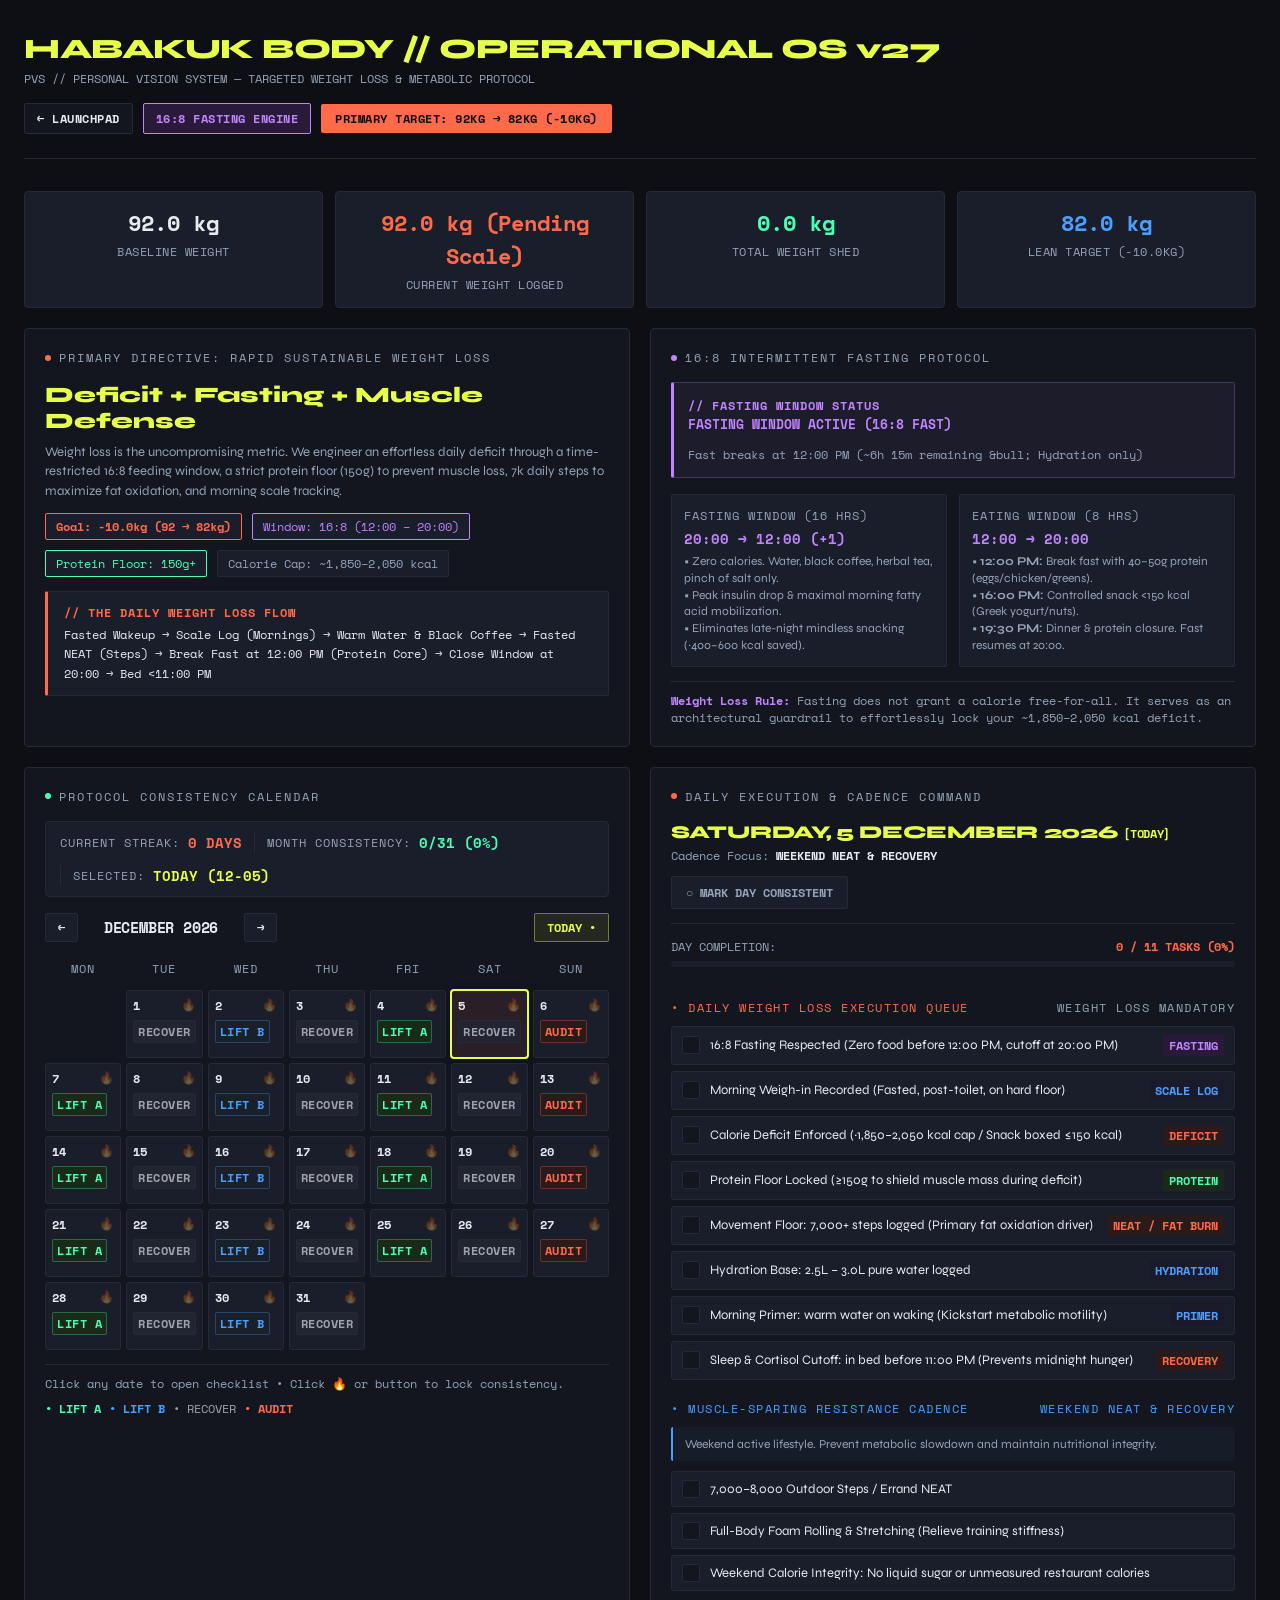
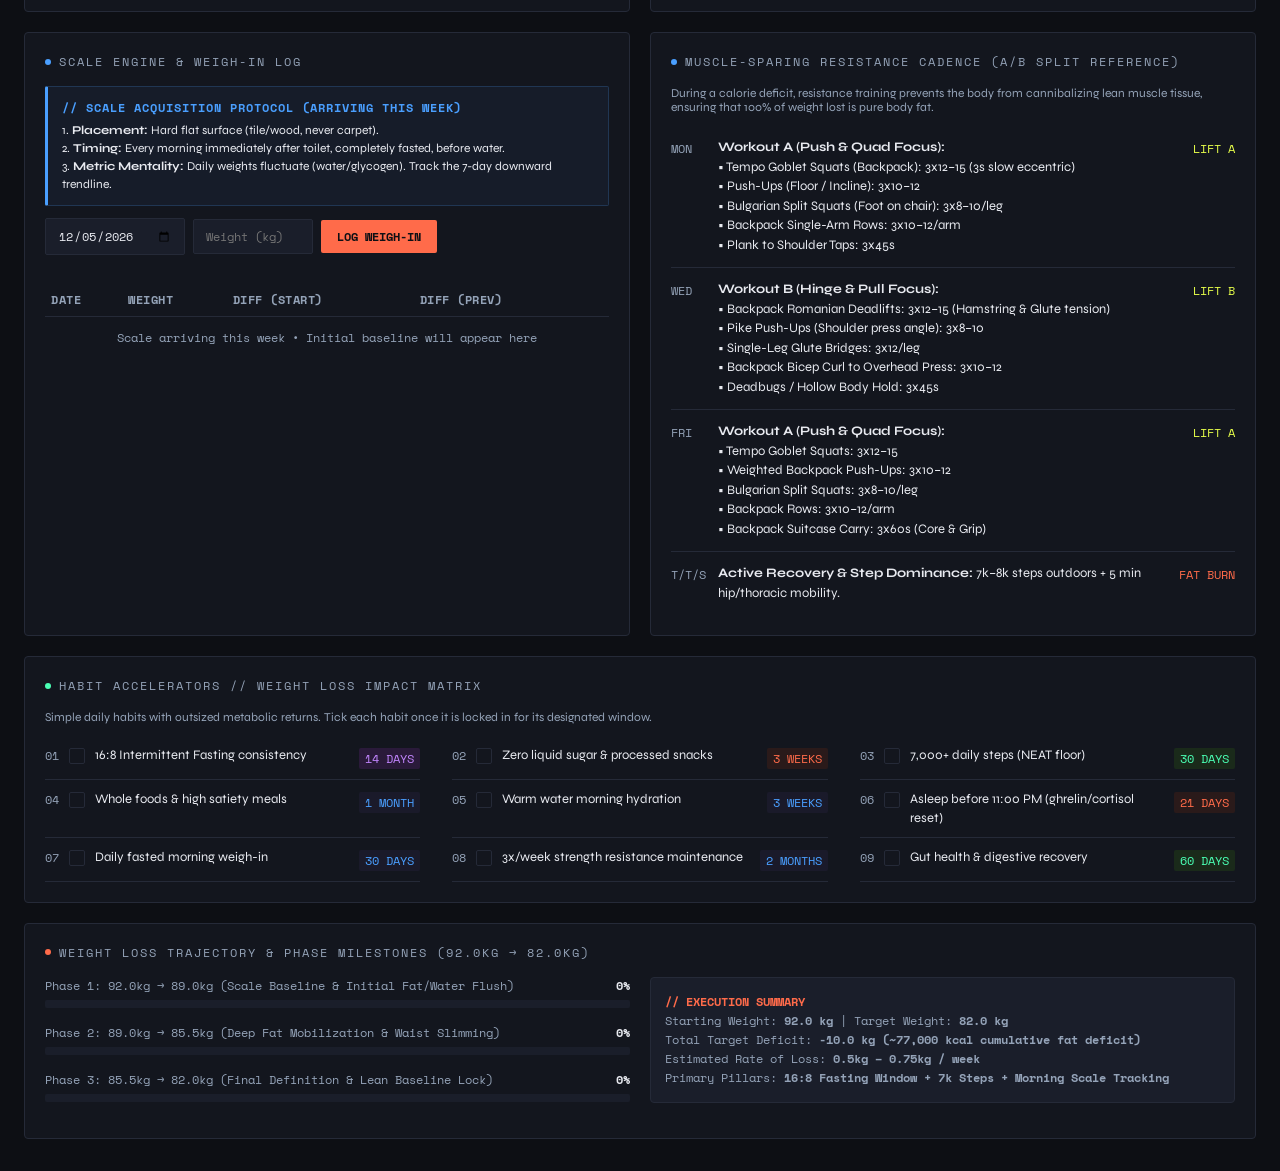
<file: health/index.html>
<!DOCTYPE html>
<html lang="en">
<head>
  <meta charset="UTF-8">
  <meta name="viewport" content="width=device-width, initial-scale=1.0">
  <title>HABAKUK BODY // Operational OS v27 — Weight Loss Engine</title>
  <link rel="preconnect" href="https://fonts.googleapis.com">
  <link rel="preconnect" href="https://fonts.gstatic.com" crossorigin>
  <link href="https://fonts.googleapis.com/css2?family=Space+Mono:ital,wght@0,400;0,700;1,400&family=Syne:wght@400;700;800&display=swap" rel="stylesheet">
  <style>
    :root {
      --bg: #0d0f14;
      --surface: #13161e;
      --surface2: #1a1e2a;
      --border: #252a38;
      --accent: #e8ff4a;       /* Lime primary */
      --accent2: #4affb4;      /* Mint / Done */
      --accent3: #ff6b4a;      /* Coral / Fat Loss & Alert */
      --accent4: #4a9fff;      /* Sky blue / Metrics & Hydration */
      --accent5: #c084fc;      /* Purple / Fasting */
      --text: #e8eaf0;
      --muted: #94a3b8;
      --done-text: #4affb4;
    }

    * { margin: 0; padding: 0; box-sizing: border-box; }

    body {
      background: var(--bg);
      color: var(--text);
      font-family: 'Syne', sans-serif;
      min-height: 100vh;
      padding: 32px 24px;
    }

    .header {
      border-bottom: 1px solid var(--border);
      padding-bottom: 24px;
      margin-bottom: 32px;
      display: flex;
      justify-content: space-between;
      align-items: flex-end;
      flex-wrap: wrap;
      gap: 16px;
    }

    .header-left h1 {
      font-size: 28px;
      font-weight: 800;
      letter-spacing: -0.5px;
      color: var(--accent);
    }

    .header-left p {
      color: var(--muted);
      font-family: 'Space Mono', monospace;
      font-size: 12px;
      margin-top: 4px;
    }

    .header-actions {
      display: flex;
      align-items: center;
      gap: 10px;
      flex-wrap: wrap;
    }

    .target-badge {
      background: var(--accent3);
      color: #0d0f14;
      font-size: 12px;
      font-weight: 800;
      padding: 6px 14px;
      border-radius: 2px;
      font-family: 'Space Mono', monospace;
      text-transform: uppercase;
      letter-spacing: 0.5px;
    }

    .fasting-badge {
      background: #2a1a3a;
      color: var(--accent5);
      border: 1px solid var(--accent5);
      font-size: 12px;
      font-weight: 700;
      padding: 6px 12px;
      border-radius: 2px;
      font-family: 'Space Mono', monospace;
      text-transform: uppercase;
      letter-spacing: 0.5px;
    }

    .back-btn {
      background: var(--surface);
      color: var(--text);
      border: 1px solid var(--border);
      font-size: 12px;
      font-weight: 700;
      padding: 6px 12px;
      border-radius: 2px;
      font-family: 'Space Mono', monospace;
      text-transform: uppercase;
      letter-spacing: 0.5px;
      text-decoration: none;
      transition: all 0.2s ease;
    }

    .back-btn:hover {
      border-color: var(--accent);
      color: var(--accent);
      background: var(--surface2);
    }

    :target {
      outline: 2px solid var(--accent3);
      outline-offset: 4px;
      background: var(--surface2) !important;
      transition: all 0.3s ease;
    }

    .grid {
      display: grid;
      grid-template-columns: 1fr 1fr;
      gap: 20px;
      margin-bottom: 20px;
    }

    .full { grid-column: 1 / -1; }

    .card {
      background: var(--surface);
      border: 1px solid var(--border);
      border-radius: 4px;
      padding: 20px;
    }

    .card-title {
      font-size: 12px;
      font-family: 'Space Mono', monospace;
      text-transform: uppercase;
      letter-spacing: 2px;
      color: var(--muted);
      margin-bottom: 16px;
      display: flex;
      align-items: center;
      gap: 8px;
    }

    .card-title .dot {
      width: 6px;
      height: 6px;
      border-radius: 50%;
      background: var(--accent);
      flex-shrink: 0;
    }

    .card-title .dot.green { background: var(--accent2); }
    .card-title .dot.orange { background: var(--accent3); }
    .card-title .dot.blue { background: var(--accent4); }
    .card-title .dot.purple { background: var(--accent5); }

    .role-name {
      font-size: 22px;
      font-weight: 800;
      color: var(--accent);
      line-height: 1.2;
      margin-bottom: 8px;
    }

    .role-meta {
      display: flex;
      gap: 10px;
      flex-wrap: wrap;
      margin-top: 12px;
    }

    .role-pill {
      font-family: 'Space Mono', monospace;
      font-size: 12px;
      padding: 4px 10px;
      border-radius: 2px;
      border: 1px solid var(--border);
      color: var(--muted);
      background: var(--surface2);
    }

    .role-pill.highlight {
      border-color: var(--accent3);
      color: var(--accent3);
      font-weight: 700;
    }

    .role-pill.fasting {
      border-color: var(--accent5);
      color: var(--accent5);
    }

    .role-pill.protein {
      border-color: var(--accent2);
      color: var(--accent2);
    }

    .architecture-box {
      background: var(--surface2);
      border: 1px solid var(--border);
      border-left: 3px solid var(--accent3);
      padding: 12px 16px;
      margin-top: 14px;
      border-radius: 2px;
    }

    .architecture-title {
      font-family: 'Space Mono', monospace;
      font-size: 12px;
      color: var(--accent3);
      text-transform: uppercase;
      letter-spacing: 1px;
      margin-bottom: 4px;
      font-weight: 700;
    }

    .architecture-flow {
      font-family: 'Space Mono', monospace;
      font-size: 12px;
      color: var(--text);
      line-height: 1.6;
    }

    .tier { margin-bottom: 16px; }

    .tier-label {
      font-family: 'Space Mono', monospace;
      font-size: 12px;
      text-transform: uppercase;
      letter-spacing: 1.5px;
      padding: 3px 8px;
      border-radius: 2px;
      display: inline-block;
      margin-bottom: 10px;
    }

    .tier-now .tier-label { background: #3a1a1a; color: var(--accent3); font-weight: 700; }
    .tier-scale .tier-label { background: #1a2a3a; color: var(--accent4); font-weight: 700; }
    .tier-fast .tier-label { background: #2a1a3a; color: var(--accent5); font-weight: 700; }

    .task-item {
      display: flex;
      align-items: flex-start;
      gap: 10px;
      padding: 10px 0;
      border-bottom: 1px solid var(--border);
      cursor: pointer;
      transition: all 0.2s;
    }

    .task-item:last-child { border-bottom: none; }

    .task-item:hover {
      background: var(--surface2);
      margin: 0 -16px;
      padding: 10px 16px;
      border-radius: 2px;
    }

    .checkbox {
      width: 16px;
      height: 16px;
      border: 1.5px solid var(--border);
      border-radius: 2px;
      flex-shrink: 0;
      margin-top: 2px;
      display: flex;
      align-items: center;
      justify-content: center;
      transition: all 0.2s;
    }

    .task-item.done .checkbox {
      background: var(--done-text);
      border-color: var(--done-text);
    }

    .task-item.done .checkbox::after {
      content: '✓';
      font-size: 12px;
      color: #0d0f14;
      font-weight: 700;
    }

    .task-item.done .task-text {
      text-decoration: line-through;
      color: var(--muted);
    }

    .task-text {
      font-size: 13px;
      line-height: 1.4;
      flex: 1;
    }

    .task-tag {
      font-family: 'Space Mono', monospace;
      font-size: 12px;
      padding: 2px 6px;
      border-radius: 2px;
      text-transform: uppercase;
      flex-shrink: 0;
      margin-top: 2px;
    }

    .tag-green { background: #1a2a1a; color: var(--accent2); }
    .tag-blue { background: #1a1a2a; color: var(--accent4); }
    .tag-orange { background: #2a1a1a; color: var(--accent3); }
    .tag-purple { background: #2a1a3a; color: var(--accent5); }

    .big-num {
      font-size: 42px;
      font-weight: 800;
      color: var(--accent);
      line-height: 1;
      font-family: 'Space Mono', monospace;
    }

    .big-num.orange { color: var(--accent3); }
    .big-num.mint { color: var(--accent2); }

    .big-num-label {
      font-size: 12px;
      color: var(--muted);
      margin-top: 4px;
      font-family: 'Space Mono', monospace;
      text-transform: uppercase;
    }

    .streak-days {
      display: flex;
      gap: 4px;
      margin-top: 12px;
      flex-wrap: wrap;
    }

    .streak-day {
      width: 20px;
      height: 20px;
      border-radius: 2px;
      background: var(--surface2);
      border: 1px solid var(--border);
      cursor: pointer;
      transition: all 0.15s;
    }

    .streak-day.active {
      background: var(--accent3);
      border-color: var(--accent3);
    }

    .stats-row {
      display: grid;
      grid-template-columns: repeat(4, 1fr);
      gap: 12px;
      margin-bottom: 20px;
    }

    .stat-card {
      background: var(--surface2);
      border: 1px solid var(--border);
      padding: 14px;
      border-radius: 4px;
      text-align: center;
    }

    .stat-val {
      font-family: 'Space Mono', monospace;
      font-size: 22px;
      font-weight: 800;
      color: var(--text);
    }

    .stat-val.accent { color: var(--accent); }
    .stat-val.orange { color: var(--accent3); }
    .stat-val.mint { color: var(--accent2); }
    .stat-val.blue { color: var(--accent4); }

    .stat-sub {
      font-family: 'Space Mono', monospace;
      font-size: 12px;
      color: var(--muted);
      margin-top: 4px;
      text-transform: uppercase;
      letter-spacing: 0.5px;
    }

    .salary-bar { margin-bottom: 16px; }

    .salary-label {
      display: flex;
      justify-content: space-between;
      font-size: 12px;
      color: var(--muted);
      margin-bottom: 6px;
      font-family: 'Space Mono', monospace;
    }

    .salary-label strong { color: var(--text); }

    .bar-track {
      height: 8px;
      background: var(--surface2);
      border-radius: 2px;
      overflow: hidden;
    }

    .bar-fill {
      height: 100%;
      border-radius: 2px;
      transition: width 0.4s ease;
    }

    .bar-fill.coral { background: var(--accent3); }
    .bar-fill.yellow { background: var(--accent); }
    .bar-fill.green { background: var(--accent2); }

    .day-row {
      display: flex;
      align-items: flex-start;
      gap: 12px;
      padding: 12px 0;
      border-bottom: 1px solid var(--border);
    }

    .day-row:last-child { border-bottom: none; }

    .day-name {
      font-family: 'Space Mono', monospace;
      font-size: 12px;
      color: var(--muted);
      width: 35px;
      flex-shrink: 0;
      margin-top: 2px;
    }

    .day-action {
      font-size: 13px;
      flex: 1;
      line-height: 1.5;
    }

    .day-type {
      font-family: 'Space Mono', monospace;
      font-size: 12px;
      color: var(--accent);
      text-transform: uppercase;
      flex-shrink: 0;
      margin-top: 2px;
    }

    .metric-input-wrap {
      display: flex;
      gap: 8px;
      margin-top: 12px;
      align-items: center;
      flex-wrap: wrap;
    }

    .metric-input {
      background: var(--surface2);
      border: 1px solid var(--border);
      color: var(--text);
      padding: 8px 12px;
      font-family: 'Space Mono', monospace;
      font-size: 12px;
      border-radius: 2px;
    }

    .metric-btn {
      background: var(--accent3);
      color: #0d0f14;
      border: none;
      padding: 8px 16px;
      font-family: 'Space Mono', monospace;
      font-size: 12px;
      font-weight: 700;
      cursor: pointer;
      border-radius: 2px;
      transition: opacity 0.2s;
    }

    .metric-btn:hover { opacity: 0.9; }

    .scale-guide-box {
      background: rgba(74, 159, 255, 0.05);
      border: 1px solid rgba(74, 159, 255, 0.2);
      border-left: 3px solid var(--accent4);
      padding: 12px 14px;
      border-radius: 2px;
      margin-top: 12px;
      font-size: 12px;
      line-height: 1.5;
    }

    .scale-guide-title {
      font-family: 'Space Mono', monospace;
      font-size: 12px;
      color: var(--accent4);
      text-transform: uppercase;
      letter-spacing: 1px;
      margin-bottom: 4px;
      font-weight: 700;
    }

    .fasting-clock-box {
      background: rgba(192, 132, 252, 0.06);
      border: 1px solid rgba(192, 132, 252, 0.25);
      border-left: 3px solid var(--accent5);
      padding: 14px;
      border-radius: 2px;
      margin-bottom: 16px;
      display: flex;
      justify-content: space-between;
      align-items: center;
      flex-wrap: wrap;
      gap: 12px;
    }

    .fasting-clock-title {
      font-family: 'Space Mono', monospace;
      font-size: 12px;
      color: var(--accent5);
      text-transform: uppercase;
      letter-spacing: 1px;
      font-weight: 700;
    }

    .fasting-clock-status {
      font-family: 'Space Mono', monospace;
      font-size: 13px;
      font-weight: 700;
      color: var(--text);
    }

    .fasting-timeline {
      display: grid;
      grid-template-columns: 1fr 1fr;
      gap: 12px;
      margin-top: 10px;
    }

    .fast-phase {
      background: var(--surface2);
      border: 1px solid var(--border);
      padding: 12px;
      border-radius: 2px;
    }

    .fast-phase-title {
      font-family: 'Space Mono', monospace;
      font-size: 12px;
      color: var(--muted);
      text-transform: uppercase;
      letter-spacing: 1px;
      margin-bottom: 4px;
    }

    .fast-phase-time {
      font-family: 'Space Mono', monospace;
      font-size: 14px;
      font-weight: 700;
      color: var(--accent5);
      margin-bottom: 4px;
    }

    .fast-phase-desc {
      font-size: 12px;
      color: var(--muted);
      line-height: 1.4;
    }

    .weight-log-table {
      width: 100%;
      border-collapse: collapse;
      margin-top: 12px;
      font-family: 'Space Mono', monospace;
      font-size: 12px;
    }

    .weight-log-table th {
      text-align: left;
      padding: 8px 6px;
      color: var(--muted);
      border-bottom: 1px solid var(--border);
      font-size: 12px;
      letter-spacing: 0.5px;
    }

    .weight-log-table td {
      padding: 8px 6px;
      border-bottom: 1px solid var(--border);
    }

    .weight-log-table tr:last-child td {
      border-bottom: none;
    }

    .del-btn {
      background: transparent;
      border: none;
      color: var(--muted);
      cursor: pointer;
      font-size: 12px;
      transition: color 0.2s;
    }

    .del-btn:hover {
      color: var(--accent3);
    }

    .habit-grid {
      display: grid;
      grid-template-columns: 1fr 1fr 1fr;
      column-gap: 32px;
    }

    .habit-grid .task-item:last-child { border-bottom: 1px solid var(--border); }

    .habit-num {
      font-family: 'Space Mono', monospace;
      font-size: 12px;
      color: var(--muted);
      margin-top: 1px;
      flex-shrink: 0;
    }

    @media (max-width: 900px) {
      .habit-grid { grid-template-columns: 1fr; }
      .stats-row { grid-template-columns: 1fr 1fr; }
      .fasting-timeline { grid-template-columns: 1fr; }
    }

    @media (max-width: 700px) {
      .grid { grid-template-columns: 1fr; }
      .full { grid-column: 1; }
      .stats-row { grid-template-columns: 1fr; }
    }
  
    /* CALENDAR & DAY COMMAND ENGINE */
    .cal-kpi-bar {
      display: flex;
      align-items: center;
      gap: 12px;
      flex-wrap: wrap;
      margin-bottom: 16px;
      background: var(--surface2);
      border: 1px solid var(--border);
      padding: 10px 14px;
      border-radius: 4px;
    }

    .cal-kpi-item {
      display: flex;
      align-items: center;
      gap: 8px;
    }

    .cal-kpi-label {
      font-family: 'Space Mono', monospace;
      font-size: 12px;
      text-transform: uppercase;
      letter-spacing: 1px;
      color: var(--muted);
    }

    .cal-kpi-val {
      font-family: 'Space Mono', monospace;
      font-size: 14px;
      font-weight: 700;
      color: var(--accent3);
    }

    .cal-kpi-val.mint { color: var(--accent2); }

    .cal-nav-bar {
      display: flex;
      justify-content: space-between;
      align-items: center;
      margin-bottom: 14px;
      flex-wrap: wrap;
      gap: 10px;
    }

    .cal-month-controls {
      display: flex;
      align-items: center;
      gap: 8px;
    }

    .cal-btn {
      background: var(--surface2);
      border: 1px solid var(--border);
      color: var(--text);
      font-family: 'Space Mono', monospace;
      font-size: 12px;
      font-weight: 700;
      padding: 5px 12px;
      border-radius: 2px;
      cursor: pointer;
      transition: all 0.2s ease;
    }

    .cal-btn:hover {
      border-color: var(--accent3);
      color: var(--accent3);
    }

    .cal-btn.today-btn {
      background: rgba(232, 255, 74, 0.08);
      border-color: rgba(232, 255, 74, 0.4);
      color: var(--accent);
    }

    .cal-btn.today-btn:hover {
      background: var(--accent);
      color: #0d0f14;
    }

    .cal-month-title {
      font-size: 15px;
      font-weight: 800;
      letter-spacing: -0.2px;
      color: var(--text);
      min-width: 150px;
      text-align: center;
      font-family: 'Space Mono', monospace;
    }

    .calendar-table {
      width: 100%;
      display: grid;
      grid-template-columns: repeat(7, 1fr);
      gap: 5px;
    }

    .cal-weekday-header {
      font-family: 'Space Mono', monospace;
      font-size: 12px;
      text-transform: uppercase;
      letter-spacing: 1px;
      color: var(--muted);
      text-align: center;
      padding: 4px 0 8px 0;
    }

    .cal-cell {
      background: var(--surface2);
      border: 1px solid var(--border);
      border-radius: 3px;
      min-height: 68px;
      padding: 6px;
      cursor: pointer;
      display: flex;
      flex-direction: column;
      justify-content: space-between;
      transition: all 0.15s ease;
      position: relative;
    }

    .cal-cell:hover {
      border-color: var(--accent3);
      background: #1f2433;
    }

    .cal-cell.empty {
      background: transparent;
      border-color: transparent;
      cursor: default;
      min-height: 0;
    }

    .cal-cell.today {
      outline: 2px solid var(--accent);
      outline-offset: -1px;
    }

    .cal-cell.selected {
      border-color: var(--accent3) !important;
      background: #2a1f26 !important;
      box-shadow: 0 4px 12px rgba(0, 0, 0, 0.4);
    }

    .cal-cell.consistent {
      border-color: rgba(255, 107, 74, 0.5);
      background: rgba(255, 107, 74, 0.08);
    }

    .cal-cell.consistent.all-done {
      border-color: rgba(74, 255, 180, 0.6);
      background: rgba(74, 255, 180, 0.08);
    }

    .cal-cell-header {
      display: flex;
      justify-content: space-between;
      align-items: center;
    }

    .cal-cell-num {
      font-family: 'Space Mono', monospace;
      font-size: 12px;
      font-weight: 700;
      color: var(--text);
    }

    .cal-cell-flame {
      font-size: 12px;
      line-height: 1;
      opacity: 0.3;
      transition: all 0.2s ease;
    }

    .cal-cell.consistent .cal-cell-flame {
      opacity: 1;
      filter: drop-shadow(0 0 4px rgba(255, 107, 74, 0.6));
    }

    .cal-cadence-tag {
      font-family: 'Space Mono', monospace;
      font-size: 12px;
      font-weight: 700;
      padding: 2px 4px;
      border-radius: 2px;
      text-transform: uppercase;
      margin-top: 3px;
      align-self: flex-start;
      letter-spacing: 0.5px;
    }

    .tag-cad-lift-a { background: #1a2a1a; color: var(--accent2); border: 1px solid rgba(74, 255, 180, 0.3); }
    .tag-cad-lift-b { background: #1a202a; color: var(--accent4); border: 1px solid rgba(74, 159, 255, 0.3); }
    .tag-cad-recover { background: #222530; color: #9ca3af; border: 1px solid var(--border); }
    .tag-cad-audit { background: #2a1a1a; color: var(--accent3); border: 1px solid rgba(255, 107, 74, 0.3); }

    .cal-cell-footer {
      display: flex;
      justify-content: space-between;
      align-items: flex-end;
      margin-top: 4px;
    }

    .cal-cell-stat {
      font-family: 'Space Mono', monospace;
      font-size: 12px;
      color: var(--muted);
    }

    .cal-cell-stat.done {
      color: var(--accent2);
      font-weight: 700;
    }

    /* DAY COMMAND PANEL */
    .day-panel-box {
      display: flex;
      flex-direction: column;
      height: 100%;
    }

    .day-panel-header {
      display: flex;
      justify-content: space-between;
      align-items: flex-start;
      flex-wrap: wrap;
      gap: 12px;
      padding-bottom: 14px;
      border-bottom: 1px solid var(--border);
      margin-bottom: 14px;
    }

    .day-panel-title h3 {
      font-size: 18px;
      font-weight: 800;
      color: var(--accent);
      letter-spacing: -0.3px;
    }

    .day-panel-title p {
      font-family: 'Space Mono', monospace;
      font-size: 12px;
      color: var(--muted);
      margin-top: 4px;
    }

    .day-lock-btn {
      font-family: 'Space Mono', monospace;
      font-size: 12px;
      font-weight: 700;
      padding: 7px 14px;
      border-radius: 2px;
      cursor: pointer;
      transition: all 0.2s ease;
      background: var(--surface2);
      border: 1px solid var(--border);
      color: var(--muted);
      display: flex;
      align-items: center;
      gap: 6px;
    }

    .day-lock-btn.locked {
      background: rgba(255, 107, 74, 0.15);
      border-color: var(--accent3);
      color: var(--accent3);
    }

    .day-lock-btn.locked.all-good {
      background: rgba(74, 255, 180, 0.15);
      border-color: var(--accent2);
      color: var(--accent2);
    }

    .day-lock-btn:hover {
      transform: translateY(-1px);
    }

    .day-progress-track {
      width: 100%;
      height: 6px;
      background: var(--surface2);
      border-radius: 3px;
      overflow: hidden;
      margin-bottom: 16px;
    }

    .day-progress-fill {
      height: 100%;
      background: linear-gradient(90deg, var(--accent3), var(--accent2));
      transition: width 0.3s ease;
    }

    .day-section-head {
      font-family: 'Space Mono', monospace;
      font-size: 12px;
      text-transform: uppercase;
      letter-spacing: 1.5px;
      color: var(--accent3);
      margin: 16px 0 10px 0;
      display: flex;
      align-items: center;
      justify-content: space-between;
    }

    .day-section-head.cadence {
      color: var(--accent4);
    }

    .day-task-list {
      display: flex;
      flex-direction: column;
      gap: 6px;
    }

    .day-task-row {
      display: flex;
      align-items: center;
      gap: 10px;
      padding: 8px 10px;
      background: var(--surface2);
      border: 1px solid var(--border);
      border-radius: 3px;
      cursor: pointer;
      transition: all 0.15s ease;
    }

    .day-task-row:hover {
      border-color: var(--accent3);
    }

    .day-task-row.done {
      border-color: rgba(74, 255, 180, 0.3);
      background: rgba(74, 255, 180, 0.04);
    }

    .day-task-row.done .day-task-text {
      text-decoration: line-through;
      color: var(--muted);
    }

    .day-task-box {
      width: 18px;
      height: 18px;
      border: 1px solid var(--border);
      border-radius: 2px;
      display: flex;
      align-items: center;
      justify-content: center;
      font-size: 12px;
      font-weight: 700;
      color: #0d0f14;
      background: var(--surface);
      flex-shrink: 0;
      transition: all 0.15s ease;
    }

    .day-task-row.done .day-task-box {
      background: var(--accent2);
      border-color: var(--accent2);
    }

    .day-task-text {
      font-size: 13px;
      line-height: 1.4;
      flex: 1;
      color: var(--text);
    }

    .day-task-tag {
      font-family: 'Space Mono', monospace;
      font-size: 12px;
      padding: 2px 6px;
      border-radius: 2px;
      text-transform: uppercase;
      flex-shrink: 0;
      font-weight: 700;
    }

    .day-cadence-desc {
      font-size: 12px;
      color: var(--muted);
      line-height: 1.5;
      margin-bottom: 10px;
      padding: 8px 12px;
      background: rgba(74, 159, 255, 0.05);
      border-left: 2px solid var(--accent4);
      border-radius: 2px;
    }

  
    @media (max-width: 600px) {
      .cal-cell {
        min-height: 52px;
        padding: 4px;
      }
      .cal-cadence-tag {
        font-size: 7px;
        padding: 1px 3px;
      }
      .cal-cell-num {
        font-size: 12px;
      }
      .cal-month-title {
        min-width: 120px;
        font-size: 13px;
      }
      .cal-kpi-bar {
        flex-direction: column;
        align-items: flex-start;
        gap: 6px;
      }
      .cal-kpi-item {
        border-left: none !important;
        padding-left: 0 !important;
      }
    }

  </style>
</head>
<body>

  <!-- HEADER -->
  <div class="header">
    <div class="header-left">
      <h1>HABAKUK BODY // OPERATIONAL OS v27</h1>
      <p>PVS // PERSONAL VISION SYSTEM &mdash; TARGETED WEIGHT LOSS &amp; METABOLIC PROTOCOL</p>
    </div>
    <div class="header-actions">
      <a href="../index.html" class="back-btn">&larr; Launchpad</a>
      <div class="fasting-badge">16:8 FASTING ENGINE</div>
      <div class="target-badge">PRIMARY TARGET: 92KG &rarr; 82KG (-10KG)</div>
    </div>
  </div>

  <!-- STATS OVERVIEW -->
  <div class="stats-row">
    <div class="stat-card">
      <div class="stat-val" id="stat-start">92.0 kg</div>
      <div class="stat-sub">Baseline Weight</div>
    </div>
    <div class="stat-card">
      <div class="stat-val orange" id="stat-current">-- kg</div>
      <div class="stat-sub">Current Weight Logged</div>
    </div>
    <div class="stat-card">
      <div class="stat-val mint" id="stat-lost">0.0 kg</div>
      <div class="stat-sub">Total Weight Shed</div>
    </div>
    <div class="stat-card">
      <div class="stat-val blue" id="stat-target">82.0 kg</div>
      <div class="stat-sub">Lean Target (-10.0kg)</div>
    </div>
  </div>

  <!-- TOP GRID: WEIGHT LOSS DIRECTIVE & FASTING COMMAND -->
  <div class="grid">
    <div class="card">
      <div class="card-title"><span class="dot orange"></span>PRIMARY DIRECTIVE: RAPID SUSTAINABLE WEIGHT LOSS</div>
      <div class="role-name">Deficit + Fasting + Muscle Defense</div>
      <p style="color: var(--muted); font-size: 13px; line-height: 1.5; margin-bottom: 12px;">
        Weight loss is the uncompromising metric. We engineer an effortless daily deficit through a time-restricted 16:8 feeding window, a strict protein floor (150g) to prevent muscle loss, 7k daily steps to maximize fat oxidation, and morning scale tracking.
      </p>
      <div class="role-meta">
        <div class="role-pill highlight">Goal: -10.0kg (92 &rarr; 82kg)</div>
        <div class="role-pill fasting">Window: 16:8 (12:00 &ndash; 20:00)</div>
        <div class="role-pill protein">Protein Floor: 150g+</div>
        <div class="role-pill">Calorie Cap: ~1,850&ndash;2,050 kcal</div>
      </div>
      
      <div class="architecture-box">
        <div class="architecture-title">// The Daily Weight Loss Flow</div>
        <div class="architecture-flow">
          Fasted Wakeup &rarr; Scale Log (Mornings) &rarr; Warm Water &amp; Black Coffee &rarr; Fasted NEAT (Steps) &rarr; Break Fast at 12:00 PM (Protein Core) &rarr; Close Window at 20:00 &rarr; Bed &lt;11:00 PM
        </div>
      </div>
    </div>

    <!-- 16:8 FASTING COMMAND CENTER -->
    <div class="card">
      <div class="card-title"><span class="dot purple"></span>16:8 INTERMITTENT FASTING PROTOCOL</div>
      
      <div class="fasting-clock-box">
        <div>
          <div class="fasting-clock-title">// FASTING WINDOW STATUS</div>
          <div class="fasting-clock-status" id="fasting-status-display">CALCULATING...</div>
        </div>
        <div style="font-family: 'Space Mono', monospace; font-size: 12px; color: var(--muted);" id="fasting-sub-display">
          Active Schedule: 12:00 PM &ndash; 8:00 PM
        </div>
      </div>

      <div class="fasting-timeline">
        <div class="fast-phase">
          <div class="fast-phase-title">FASTING WINDOW (16 HRS)</div>
          <div class="fast-phase-time">20:00 &rarr; 12:00 (+1)</div>
          <div class="fast-phase-desc">
            &bull; Zero calories. Water, black coffee, herbal tea, pinch of salt only.<br>
            &bull; Peak insulin drop &amp; maximal morning fatty acid mobilization.<br>
            &bull; Eliminates late-night mindless snacking (~400&ndash;600 kcal saved).
          </div>
        </div>
        <div class="fast-phase">
          <div class="fast-phase-title">EATING WINDOW (8 HRS)</div>
          <div class="fast-phase-time">12:00 &rarr; 20:00</div>
          <div class="fast-phase-desc">
            &bull; <strong>12:00 PM:</strong> Break fast with 40&ndash;50g protein (eggs/chicken/greens).<br>
            &bull; <strong>16:00 PM:</strong> Controlled snack &lt;150 kcal (Greek yogurt/nuts).<br>
            &bull; <strong>19:30 PM:</strong> Dinner &amp; protein closure. Fast resumes at 20:00.
          </div>
        </div>
      </div>

      <div style="margin-top: 14px; font-family: 'Space Mono', monospace; font-size: 12px; color: var(--muted); border-top: 1px solid var(--border); padding-top: 10px;">
        <span style="color: var(--accent5); font-weight: 700;">Weight Loss Rule:</span> Fasting does not grant a calorie free-for-all. It serves as an architectural guardrail to effortlessly lock your ~1,850&ndash;2,050 kcal deficit.
      </div>
    </div>
  </div>

  <!-- PROTOCOL CONSISTENCY CALENDAR & DAY EXECUTION ENGINE -->
  <div class="grid" id="protocolCalendarSection">
    <!-- CALENDAR CARD -->
    <div class="card" id="calendarCard">
      <div class="card-title"><span class="dot green"></span>PROTOCOL CONSISTENCY CALENDAR</div>
      
      <div class="cal-kpi-bar">
        <div class="cal-kpi-item">
          <span class="cal-kpi-label">Current Streak:</span>
          <span class="cal-kpi-val" id="calCurrentStreak">0 DAYS</span>
        </div>
        <div class="cal-kpi-item" style="border-left: 1px solid var(--border); padding-left: 12px;">
          <span class="cal-kpi-label">Month Consistency:</span>
          <span class="cal-kpi-val mint" id="calMonthRate">0/30 (0%)</span>
        </div>
        <div class="cal-kpi-item" style="border-left: 1px solid var(--border); padding-left: 12px;">
          <span class="cal-kpi-label">Selected:</span>
          <span class="cal-kpi-val" style="color: var(--accent);" id="calSelectedDisplay">TODAY</span>
        </div>
      </div>

      <div class="cal-nav-bar">
        <div class="cal-month-controls">
          <button class="cal-btn" onclick="prevCalendarMonth()" title="Previous Month">&larr;</button>
          <div class="cal-month-title" id="calMonthTitle">NOVEMBER 2026</div>
          <button class="cal-btn" onclick="nextCalendarMonth()" title="Next Month">&rarr;</button>
        </div>
        <button class="cal-btn today-btn" onclick="jumpCalendarToToday()">TODAY &bull;</button>
      </div>

      <div class="calendar-table" id="calendarGridTable">
        <!-- Rendered by JS -->
      </div>

      <div style="margin-top: 14px; font-family: 'Space Mono', monospace; font-size: 12px; color: var(--muted); border-top: 1px solid var(--border); padding-top: 10px; display: flex; justify-content: space-between; align-items: center; flex-wrap: wrap; gap: 8px;">
        <span>Click any date to open checklist &bull; Click &#x1f525; or button to lock consistency.</span>
        <span style="display: flex; gap: 8px;">
          <span style="color: var(--accent2); font-weight: 700;">&bull; LIFT A</span>
          <span style="color: var(--accent4); font-weight: 700;">&bull; LIFT B</span>
          <span style="color: #9ca3af;">&bull; RECOVER</span>
          <span style="color: var(--accent3); font-weight: 700;">&bull; AUDIT</span>
        </span>
      </div>
    </div>

    <!-- OPEN DAY EXECUTION & CADENCE COMMAND PANEL -->
    <div class="card" id="dayCommandPanelCard">
      <div class="card-title"><span class="dot orange"></span>DAILY EXECUTION &amp; CADENCE COMMAND</div>
      
      <div class="day-panel-box" id="dayPanelContainer">
        <!-- Rendered dynamically by renderDayPanel(selectedDateKey) -->
      </div>
    </div>
  </div>

  <!-- SCALE ENGINE & A/B SPLIT REFERENCE -->
  <div class="grid">
    <!-- SCALE INITIALIZATION & WEIGH-IN LOG -->
    <div class="card">
      <div class="card-title"><span class="dot blue"></span>SCALE ENGINE &amp; WEIGH-IN LOG</div>
      
      <div class="scale-guide-box">
        <div class="scale-guide-title">// SCALE ACQUISITION PROTOCOL (ARRIVING THIS WEEK)</div>
        <div>
          1. <strong>Placement:</strong> Hard flat surface (tile/wood, never carpet).<br>
          2. <strong>Timing:</strong> Every morning immediately after toilet, completely fasted, before water.<br>
          3. <strong>Metric Mentality:</strong> Daily weights fluctuate (water/glycogen). Track the 7-day downward trendline.
        </div>
      </div>

      <div class="metric-input-wrap">
        <input type="date" class="metric-input" id="weightLogDate" style="width: 140px;">
        <input type="number" step="0.1" class="metric-input" id="currentWeightInput" placeholder="Weight (kg)" style="width: 120px;">
        <button class="metric-btn" onclick="saveWeightEntry()">LOG WEIGH-IN</button>
        <span id="weightLogStatus" style="font-family:'Space Mono', monospace; font-size: 12px; color:var(--accent2);"></span>
      </div>

      <!-- RECENT ENTRIES TABLE -->
      <div style="margin-top: 16px; max-height: 180px; overflow-y: auto;">
        <table class="weight-log-table">
          <thead>
            <tr>
              <th>DATE</th>
              <th>WEIGHT</th>
              <th>DIFF (START)</th>
              <th>DIFF (PREV)</th>
              <th></th>
            </tr>
          </thead>
          <tbody id="weight-history-tbody">
            <!-- Rendered by JS -->
          </tbody>
        </table>
      </div>
    </div>

    <!-- PURE BODYWEIGHT & BACKPACK RESISTANCE (MUSCLE-SPARING REFERENCE) -->
    <div class="card">
      <div class="card-title"><span class="dot blue"></span>MUSCLE-SPARING RESISTANCE CADENCE (A/B SPLIT REFERENCE)</div>
      <p style="color: var(--muted); font-size: 12px; margin-bottom: 12px;">
        During a calorie deficit, resistance training prevents the body from cannibalizing lean muscle tissue, ensuring that 100% of weight lost is pure body fat.
      </p>

      <div class="day-row">
        <div class="day-name">MON</div>
        <div class="day-action">
          <strong>Workout A (Push &amp; Quad Focus):</strong><br>
          &bull; Tempo Goblet Squats (Backpack): 3x12&ndash;15 (3s slow eccentric)<br>
          &bull; Push-Ups (Floor / Incline): 3x10&ndash;12<br>
          &bull; Bulgarian Split Squats (Foot on chair): 3x8&ndash;10/leg<br>
          &bull; Backpack Single-Arm Rows: 3x10&ndash;12/arm<br>
          &bull; Plank to Shoulder Taps: 3x45s
        </div>
        <div class="day-type">LIFT A</div>
      </div>
      
      <div class="day-row">
        <div class="day-name">WED</div>
        <div class="day-action">
          <strong>Workout B (Hinge &amp; Pull Focus):</strong><br>
          &bull; Backpack Romanian Deadlifts: 3x12&ndash;15 (Hamstring &amp; Glute tension)<br>
          &bull; Pike Push-Ups (Shoulder press angle): 3x8&ndash;10<br>
          &bull; Single-Leg Glute Bridges: 3x12/leg<br>
          &bull; Backpack Bicep Curl to Overhead Press: 3x10&ndash;12<br>
          &bull; Deadbugs / Hollow Body Hold: 3x45s
        </div>
        <div class="day-type">LIFT B</div>
      </div>

      <div class="day-row">
        <div class="day-name">FRI</div>
        <div class="day-action">
          <strong>Workout A (Push &amp; Quad Focus):</strong><br>
          &bull; Tempo Goblet Squats: 3x12&ndash;15<br>
          &bull; Weighted Backpack Push-Ups: 3x10&ndash;12<br>
          &bull; Bulgarian Split Squats: 3x8&ndash;10/leg<br>
          &bull; Backpack Rows: 3x10&ndash;12/arm<br>
          &bull; Backpack Suitcase Carry: 3x60s (Core &amp; Grip)
        </div>
        <div class="day-type">LIFT A</div>
      </div>

      <div class="day-row">
        <div class="day-name">T/T/S</div>
        <div class="day-action">
          <strong>Active Recovery &amp; Step Dominance:</strong> 7k&ndash;8k steps outdoors + 5 min hip/thoracic mobility.
        </div>
        <div class="day-type" style="color: var(--accent3);">FAT BURN</div>
      </div>
    </div>
  </div>

  <!-- HABIT ACCELERATORS -->
  <div class="card full" style="margin-bottom: 20px;">
    <div class="card-title"><span class="dot green"></span>HABIT ACCELERATORS // WEIGHT LOSS IMPACT MATRIX</div>
    <p style="color: var(--muted); font-size: 12px; margin-bottom: 12px;">
      Simple daily habits with outsized metabolic returns. Tick each habit once it is locked in for its designated window.
    </p>
    <div class="habit-grid">
      <div class="task-item" onclick="toggle(this)" data-task-id="habit_fasting_168">
        <div class="habit-num">01</div><div class="checkbox"></div>
        <div class="task-text">16:8 Intermittent Fasting consistency</div>
        <div class="task-tag tag-purple">14 DAYS</div>
      </div>
      <div class="task-item" onclick="toggle(this)" data-task-id="habit_sugar">
        <div class="habit-num">02</div><div class="checkbox"></div>
        <div class="task-text">Zero liquid sugar &amp; processed snacks</div>
        <div class="task-tag tag-orange">3 WEEKS</div>
      </div>
      <div class="task-item" onclick="toggle(this)" data-task-id="habit_steps">
        <div class="habit-num">03</div><div class="checkbox"></div>
        <div class="task-text">7,000+ daily steps (NEAT floor)</div>
        <div class="task-tag tag-green">30 DAYS</div>
      </div>
      <div class="task-item" onclick="toggle(this)" data-task-id="habit_whole_foods">
        <div class="habit-num">04</div><div class="checkbox"></div>
        <div class="task-text">Whole foods &amp; high satiety meals</div>
        <div class="task-tag tag-blue">1 MONTH</div>
      </div>
      <div class="task-item" onclick="toggle(this)" data-task-id="habit_warm_water">
        <div class="habit-num">05</div><div class="checkbox"></div>
        <div class="task-text">Warm water morning hydration</div>
        <div class="task-tag tag-blue">3 WEEKS</div>
      </div>
      <div class="task-item" onclick="toggle(this)" data-task-id="habit_sleep_11">
        <div class="habit-num">06</div><div class="checkbox"></div>
        <div class="task-text">Asleep before 11:00 PM (ghrelin/cortisol reset)</div>
        <div class="task-tag tag-orange">21 DAYS</div>
      </div>
      <div class="task-item" onclick="toggle(this)" data-task-id="habit_scale_tracking">
        <div class="habit-num">07</div><div class="checkbox"></div>
        <div class="task-text">Daily fasted morning weigh-in</div>
        <div class="task-tag tag-blue">30 DAYS</div>
      </div>
      <div class="task-item" onclick="toggle(this)" data-task-id="habit_strength">
        <div class="habit-num">08</div><div class="checkbox"></div>
        <div class="task-text">3x/week strength resistance maintenance</div>
        <div class="task-tag tag-blue">2 MONTHS</div>
      </div>
      <div class="task-item" onclick="toggle(this)" data-task-id="habit_gut">
        <div class="habit-num">09</div><div class="checkbox"></div>
        <div class="task-text">Gut health &amp; digestive recovery</div>
        <div class="task-tag tag-green">60 DAYS</div>
      </div>
    </div>
  </div>

  <!-- WEIGHT LOSS PROGRESSION TRAJECTORY -->
  <div class="card full">
    <div class="card-title"><span class="dot orange"></span>WEIGHT LOSS TRAJECTORY &amp; PHASE MILESTONES (92.0KG &rarr; 82.0KG)</div>
    <div class="grid" style="margin-bottom: 0;">
      <div>
        <div class="salary-bar">
          <div class="salary-label"><span>Phase 1: 92.0kg &rarr; 89.0kg (Scale Baseline &amp; Initial Fat/Water Flush)</span><strong id="p1-label">Pending</strong></div>
          <div class="bar-track"><div class="bar-fill coral" id="p1-bar" style="width: 0%;"></div></div>
        </div>
        <div class="salary-bar">
          <div class="salary-label"><span>Phase 2: 89.0kg &rarr; 85.5kg (Deep Fat Mobilization &amp; Waist Slimming)</span><strong id="p2-label">Pending</strong></div>
          <div class="bar-track"><div class="bar-fill yellow" id="p2-bar" style="width: 0%;"></div></div>
        </div>
        <div class="salary-bar">
          <div class="salary-label"><span>Phase 3: 85.5kg &rarr; 82.0kg (Final Definition &amp; Lean Baseline Lock)</span><strong id="p3-label">Pending</strong></div>
          <div class="bar-track"><div class="bar-fill green" id="p3-bar" style="width: 0%;"></div></div>
        </div>
      </div>
      <div>
        <div style="font-family: 'Space Mono', monospace; font-size: 12px; line-height: 1.6; color: var(--muted); background: var(--surface2); padding: 14px; border-radius: 4px; border: 1px solid var(--border);">
          <span style="color: var(--accent3); font-weight: 700;">// EXECUTION SUMMARY</span><br>
          Starting Weight: <strong>92.0 kg</strong> | Target Weight: <strong>82.0 kg</strong><br>
          Total Target Deficit: <strong>-10.0 kg (~77,000 kcal cumulative fat deficit)</strong><br>
          Estimated Rate of Loss: <strong>0.5kg &ndash; 0.75kg / week</strong><br>
          Primary Pillars: <strong>16:8 Fasting Window + 7k Steps + Morning Scale Tracking</strong>
        </div>
      </div>
    </div>
  </div>

  <script>
    const STORAGE_PREFIX = 'habakuk_body_';
    const START_WEIGHT = 92.0;
    const GOAL_WEIGHT = 82.0;

    // CALENDAR & DAY COMMAND ENGINE STATE
    const CAL_MONTH_NAMES = [
      'JANUARY', 'FEBRUARY', 'MARCH', 'APRIL', 'MAY', 'JUNE',
      'JULY', 'AUGUST', 'SEPTEMBER', 'OCTOBER', 'NOVEMBER', 'DECEMBER'
    ];
    const CAL_WEEKDAY_NAMES = ['SUNDAY', 'MONDAY', 'TUESDAY', 'WEDNESDAY', 'THURSDAY', 'FRIDAY', 'SATURDAY'];

    let calViewYear = new Date().getFullYear();
    let calViewMonth = new Date().getMonth();
    let calSelectedDate = formatYMD(new Date());

    function formatYMD(d) {
      const y = d.getFullYear();
      const m = String(d.getMonth() + 1).padStart(2, '0');
      const day = String(d.getDate()).padStart(2, '0');
      return `${y}-${m}-${day}`;
    }

    function parseYMD(str) {
      const parts = str.split('-');
      return new Date(parseInt(parts[0], 10), parseInt(parts[1], 10) - 1, parseInt(parts[2], 10));
    }

    function getConsistentDates() {
      try {
        const raw = localStorage.getItem(STORAGE_PREFIX + 'consistent_dates');
        if (raw) return JSON.parse(raw);
        // Fallback: migrate from prior streak_count if exists
        const oldStreak = parseInt(localStorage.getItem(STORAGE_PREFIX + 'streak_count') || '0', 10);
        if (oldStreak > 0) {
          const dates = [];
          const now = new Date();
          for (let i = 0; i < oldStreak; i++) {
            const d = new Date();
            d.setDate(now.getDate() - i);
            dates.push(formatYMD(d));
          }
          localStorage.setItem(STORAGE_PREFIX + 'consistent_dates', JSON.stringify(dates));
          return dates;
        }
      } catch (e) {}
      return [];
    }

    function saveConsistentDates(dates) {
      try {
        localStorage.setItem(STORAGE_PREFIX + 'consistent_dates', JSON.stringify(dates));
      } catch (e) {}
    }

    function isDateConsistent(dateStr) {
      const dates = getConsistentDates();
      return dates.includes(dateStr);
    }

    function toggleDayConsistency(dateStr) {
      let dates = getConsistentDates();
      if (dates.includes(dateStr)) {
        dates = dates.filter(d => d !== dateStr);
      } else {
        dates.push(dateStr);
      }
      saveConsistentDates(dates);
      updateStreakKPIs();
      renderCalendar();
      renderDayPanel(calSelectedDate);
    }

    function getDayTasks(dateStr) {
      try {
        const raw = localStorage.getItem(STORAGE_PREFIX + 'day_' + dateStr);
        if (raw) return JSON.parse(raw);
      } catch (e) {}
      return {};
    }

    function saveDayTasks(dateStr, tasks) {
      try {
        localStorage.setItem(STORAGE_PREFIX + 'day_' + dateStr, JSON.stringify(tasks));
      } catch (e) {}
    }

    function toggleDayTask(dateStr, taskId) {
      const tasks = getDayTasks(dateStr);
      tasks[taskId] = !tasks[taskId];
      saveDayTasks(dateStr, tasks);

      // Auto-evaluate consistency: if all core execution items are completed, automatically mark consistent
      const coreDefs = getDailyCoreDefs(dateStr);
      const allCoreDone = coreDefs.every(def => !!tasks[def.id]);
      
      let dates = getConsistentDates();
      if (allCoreDone && !dates.includes(dateStr)) {
        dates.push(dateStr);
        saveConsistentDates(dates);
      }

      // If today is updated, sync active lever
      if (dateStr === formatYMD(new Date())) {
        syncActiveLever();
      }

      updateStreakKPIs();
      renderCalendar();
      renderDayPanel(dateStr);
    }

    function getDailyCoreDefs(dateStr) {
      const d = parseYMD(dateStr);
      const isSunday = d.getDay() === 0;

      const base = [
        { id: 'fit_fasting', title: '16:8 Fasting Respected (Zero food before 12:00 PM, cutoff at 20:00 PM)', tag: 'FASTING', tagClass: 'tag-purple' },
        { id: 'fit_weighin_daily', title: 'Morning Weigh-in Recorded (Fasted, post-toilet, on hard floor)', tag: 'SCALE LOG', tagClass: 'tag-blue' },
        { id: 'fit_deficit', title: 'Calorie Deficit Enforced (~1,850–2,050 kcal cap / Snack boxed ≤150 kcal)', tag: 'DEFICIT', tagClass: 'tag-orange' },
        { id: 'fit_protein', title: 'Protein Floor Locked (≥150g to shield muscle mass during deficit)', tag: 'PROTEIN', tagClass: 'tag-green' },
        { id: 'fit_steps', title: 'Movement Floor: 7,000+ steps logged (Primary fat oxidation driver)', tag: 'NEAT / FAT BURN', tagClass: 'tag-orange' },
        { id: 'fit_water', title: 'Hydration Base: 2.5L – 3.0L pure water logged', tag: 'HYDRATION', tagClass: 'tag-blue' },
        { id: 'fit_warm_water', title: 'Morning Primer: warm water on waking (Kickstart metabolic motility)', tag: 'PRIMER', tagClass: 'tag-blue' },
        { id: 'fit_sleep', title: 'Sleep & Cortisol Cutoff: in bed before 11:00 PM (Prevents midnight hunger)', tag: 'RECOVERY', tagClass: 'tag-orange' }
      ];

      if (isSunday) {
        base.push({
          id: 'fit_sunday_review',
          title: 'Sunday Weigh-in Review: Calculate 7-day average drop (Target: -0.5kg to -1.0kg/wk)',
          tag: 'AUDIT',
          tagClass: 'tag-blue'
        });
      }

      return base;
    }

    function getCadenceDefs(dateStr) {
      const d = parseYMD(dateStr);
      const day = d.getDay(); // 0 Sun, 1 Mon, 2 Tue, 3 Wed, 4 Thu, 5 Fri, 6 Sat

      switch (day) {
        case 1: // Monday: Workout A
          return {
            type: 'lift-a',
            badge: 'WORKOUT A // PUSH & QUADS',
            desc: 'High-intensity resistance protocol forcing myofibrillar protein synthesis to prevent muscle catabolism during deficit.',
            tasks: [
              { id: 'ex_a_goblet', title: 'Tempo Goblet Squats (Backpack): 3 sets × 12–15 reps (3s slow eccentric, explosive drive)' },
              { id: 'ex_a_pushups', title: 'Push-Ups (Floor / Incline): 3 sets × 10–12 reps (Chest touch ground, full lockout)' },
              { id: 'ex_a_split_squat', title: 'Bulgarian Split Squats (Rear foot on chair): 3 sets × 8–10 reps / leg (Deep quad stretch)' },
              { id: 'ex_a_rows', title: 'Backpack Single-Arm Rows: 3 sets × 10–12 reps / arm (Elbow drive to hip pocket)' },
              { id: 'ex_a_plank', title: 'Plank to Shoulder Taps: 3 sets × 45 seconds (Anti-rotation core brace)' }
            ]
          };
        case 2: // Tuesday: Active Recovery
          return {
            type: 'recover',
            badge: 'ACTIVE RECOVERY & NEAT FLOOR',
            desc: 'Low central nervous system stress. Maximizes fat oxidation via non-exercise physical activity without elevating cortisol.',
            tasks: [
              { id: 'ex_rec_steps', title: '7,000–8,000 Outdoor Steps Logged (Primary low-intensity fat burn)' },
              { id: 'ex_rec_hip_mob', title: '5 Min Hip Flexor & Glute Opening Drills (Undo sitting compression)' },
              { id: 'ex_rec_thoracic', title: 'Thoracic Spine Rotations & Arm Circles (Upper body posture recovery)' },
              { id: 'ex_rec_deficit', title: 'Strict Deficit Discipline: Zero snacking outside 12:00–20:00 window' }
            ]
          };
        case 3: // Wednesday: Workout B
          return {
            type: 'lift-b',
            badge: 'WORKOUT B // HINGE & PULL',
            desc: 'Posterior chain and shoulder focus. Preserves lower back strength, hamstrings, and upper pulling musculature.',
            tasks: [
              { id: 'ex_b_rdl', title: 'Backpack Romanian Deadlifts: 3 sets × 12–15 reps (Hamstring tension, neutral spine)' },
              { id: 'ex_b_pike', title: 'Pike Push-Ups: 3 sets × 8–10 reps (Vertical shoulder pressing angle)' },
              { id: 'ex_b_glute_bridge', title: 'Single-Leg Glute Bridges: 3 sets × 12 reps / leg (2s hold at peak contraction)' },
              { id: 'ex_b_curl_press', title: 'Backpack Bicep Curl to Overhead Press: 3 sets × 10–12 reps' },
              { id: 'ex_b_deadbugs', title: 'Deadbugs / Hollow Body Hold: 3 sets × 45 seconds (Deep abdominal brace)' }
            ]
          };
        case 4: // Thursday: Active Recovery
          return {
            type: 'recover',
            badge: 'ACTIVE RECOVERY & NEAT FLOOR',
            desc: 'Mid-week active restoration. Keeps metabolism elevated through pure low-impact movement and hydration.',
            tasks: [
              { id: 'ex_rec_steps_thu', title: '7,000–8,000 Steps Logged (Continuous steady-state walk)' },
              { id: 'ex_rec_lower_mob', title: '5 Min Hamstring & Ankle Mobility Flow' },
              { id: 'ex_rec_water', title: '3.0L Water Target Locked to flush metabolic byproducts' },
              { id: 'ex_rec_sleep_prep', title: 'Digital Sunset by 22:30 (Cortisol downregulation for deep sleep)' }
            ]
          };
        case 5: // Friday: Workout A
          return {
            type: 'lift-a',
            badge: 'WORKOUT A // PUSH & QUADS',
            desc: 'End-of-week hypertrophy stimulus. Signals the body to maintain dense skeletal muscle heading into the weekend.',
            tasks: [
              { id: 'ex_a2_goblet', title: 'Tempo Goblet Squats (Backpack): 3 sets × 12–15 reps (Strict 3s descent)' },
              { id: 'ex_a2_weighted_pushups', title: 'Weighted Backpack Push-Ups: 3 sets × 10–12 reps' },
              { id: 'ex_a2_split_squat', title: 'Bulgarian Split Squats: 3 sets × 8–10 reps / leg' },
              { id: 'ex_a2_rows', title: 'Backpack Rows: 3 sets × 10–12 reps / arm' },
              { id: 'ex_a2_suitcase', title: 'Backpack Suitcase Carry: 3 sets × 60 seconds (Heavy core and grip walk)' }
            ]
          };
        case 6: // Saturday: Active Recovery
          return {
            type: 'recover',
            badge: 'WEEKEND NEAT & RECOVERY',
            desc: 'Weekend active lifestyle. Prevent metabolic slowdown and maintain nutritional integrity.',
            tasks: [
              { id: 'ex_sat_steps', title: '7,000–8,000 Outdoor Steps / Errand NEAT' },
              { id: 'ex_sat_foam_roll', title: 'Full-Body Foam Rolling & Stretching (Relieve training stiffness)' },
              { id: 'ex_sat_deficit', title: 'Weekend Calorie Integrity: No liquid sugar or unmeasured restaurant calories' }
            ]
          };
        case 0: // Sunday: Audit & Prep
        default:
          return {
            type: 'audit',
            badge: 'WEEKLY AUDIT & MEAL PREP',
            desc: 'Sunday evaluation checkpoint. Audit weight trends, verify fat loss rate, and prep logistics for the coming week.',
            tasks: [
              { id: 'ex_sun_scale_audit', title: 'Morning Fasted Scale Weigh-in Logged in History Table' },
              { id: 'ex_sun_calc_trend', title: 'Calculate 7-Day Trend: Confirm -0.5kg to -1.0kg weekly drop' },
              { id: 'ex_sun_walk', title: '7,000+ Steps Gentle Walk & Mental Reset' },
              { id: 'ex_sun_prep', title: 'High-Protein Meal & Schedule Logistics Prepped for Monday–Friday' }
            ]
          };
      }
    }

    function calculateStreak() {
      const dates = new Set(getConsistentDates());
      const now = new Date();
      let check = new Date(now.getFullYear(), now.getMonth(), now.getDate());
      
      const todayKey = formatYMD(check);
      // If today is not marked consistent yet, start checking from yesterday so in-progress today doesn't break active streak
      if (!dates.has(todayKey)) {
        check.setDate(check.getDate() - 1);
      }

      let streak = 0;
      while (true) {
        const k = formatYMD(check);
        if (dates.has(k)) {
          streak++;
          check.setDate(check.getDate() - 1);
        } else {
          break;
        }
      }
      return streak;
    }

    function updateStreakKPIs() {
      const streak = calculateStreak();
      const streakEl = document.getElementById('calCurrentStreak');
      if (streakEl) streakEl.innerText = streak + (streak === 1 ? ' DAY' : ' DAYS');

      // Update month rate
      const consistent = getConsistentDates();
      const daysInMonth = new Date(calViewYear, calViewMonth + 1, 0).getDate();
      let monthCount = 0;
      for (let day = 1; day <= daysInMonth; day++) {
        const dStr = `${calViewYear}-${String(calViewMonth + 1).padStart(2, '0')}-${String(day).padStart(2, '0')}`;
        if (consistent.includes(dStr)) monthCount++;
      }
      const pct = Math.round((monthCount / daysInMonth) * 100);
      const rateEl = document.getElementById('calMonthRate');
      if (rateEl) rateEl.innerText = `${monthCount}/${daysInMonth} (${pct}%)`;

      // Selected display
      const selEl = document.getElementById('calSelectedDisplay');
      if (selEl) {
        const todayStr = formatYMD(new Date());
        if (calSelectedDate === todayStr) {
          selEl.innerText = 'TODAY (' + calSelectedDate.substring(5) + ')';
        } else {
          selEl.innerText = calSelectedDate;
        }
      }

      // Save streak count for backwards compatibility
      localStorage.setItem(STORAGE_PREFIX + 'streak_count', streak);
    }

    function renderCalendar() {
      const container = document.getElementById('calendarGridTable');
      if (!container) return;

      const titleEl = document.getElementById('calMonthTitle');
      if (titleEl) {
        titleEl.innerText = `${CAL_MONTH_NAMES[calViewMonth]} ${calViewYear}`;
      }

      const weekdays = ['MON', 'TUE', 'WED', 'THU', 'FRI', 'SAT', 'SUN'];
      let html = '';
      weekdays.forEach(w => {
        html += `<div class="cal-weekday-header">${w}</div>`;
      });

      const firstDayOffset = (new Date(calViewYear, calViewMonth, 1).getDay() + 6) % 7;
      for (let i = 0; i < firstDayOffset; i++) {
        html += '<div class="cal-cell empty"></div>';
      }

      const daysInMonth = new Date(calViewYear, calViewMonth + 1, 0).getDate();
      const todayStr = formatYMD(new Date());
      const consistent = getConsistentDates();

      for (let day = 1; day <= daysInMonth; day++) {
        const dateKey = `${calViewYear}-${String(calViewMonth + 1).padStart(2, '0')}-${String(day).padStart(2, '0')}`;
        const isToday = (dateKey === todayStr);
        const isSelected = (dateKey === calSelectedDate);
        const isConsistent = consistent.includes(dateKey);

        const cad = getCadenceDefs(dateKey);
        const core = getDailyCoreDefs(dateKey);
        const tasks = getDayTasks(dateKey);

        const totalTasks = core.length + cad.tasks.length;
        let doneTasks = 0;
        core.forEach(t => { if (tasks[t.id]) doneTasks++; });
        cad.tasks.forEach(t => { if (tasks[t.id]) doneTasks++; });

        const allDone = (doneTasks === totalTasks && totalTasks > 0);

        let cadLabel = 'RECOVER';
        if (cad.type === 'lift-a') cadLabel = 'LIFT A';
        if (cad.type === 'lift-b') cadLabel = 'LIFT B';
        if (cad.type === 'audit') cadLabel = 'AUDIT';

        html += `
          <div class="cal-cell ${isToday ? 'today' : ''} ${isSelected ? 'selected' : ''} ${isConsistent ? 'consistent' : ''} ${allDone ? 'all-done' : ''}" onclick="selectCalendarDate('${dateKey}')">
            <div class="cal-cell-header">
              <span class="cal-cell-num">${day}</span>
              <span class="cal-cell-flame" title="${isConsistent ? 'Consistent Day Locked' : 'Consistent Day Pending'}">&#x1f525;</span>
            </div>
            <div class="cal-cadence-tag tag-cad-${cad.type}">${cadLabel}</div>
            <div class="cal-cell-footer">
              <span class="cal-cell-stat ${allDone ? 'done' : ''}">${doneTasks > 0 ? (doneTasks + '/' + totalTasks) : ''}</span>
            </div>
          </div>
        `;
      }

      container.innerHTML = html;
      updateStreakKPIs();
    }

    function renderDayPanel(dateStr) {
      const container = document.getElementById('dayPanelContainer');
      if (!container) return;

      const d = parseYMD(dateStr);
      const isConsistent = isDateConsistent(dateStr);
      const coreDefs = getDailyCoreDefs(dateStr);
      const cadDefs = getCadenceDefs(dateStr);
      const tasks = getDayTasks(dateStr);

      const totalTasks = coreDefs.length + cadDefs.tasks.length;
      let doneTasks = 0;
      coreDefs.forEach(t => { if (tasks[t.id]) doneTasks++; });
      cadDefs.tasks.forEach(t => { if (tasks[t.id]) doneTasks++; });

      const pct = totalTasks > 0 ? Math.round((doneTasks / totalTasks) * 100) : 0;
      const allDone = (doneTasks === totalTasks && totalTasks > 0);

      const isToday = (dateStr === formatYMD(new Date()));
      const dateHeaderStr = `${CAL_WEEKDAY_NAMES[d.getDay()]}, ${d.getDate()} ${CAL_MONTH_NAMES[d.getMonth()]} ${d.getFullYear()}`;

      let html = `
        <div class="day-panel-header">
          <div class="day-panel-title">
            <h3>${dateHeaderStr} ${isToday ? '<span style="font-size:12px; color:var(--accent); font-family:Space Mono;">[TODAY]</span>' : ''}</h3>
            <p>Cadence Focus: <strong style="color:var(--text);">${cadDefs.badge}</strong></p>
          </div>
          <button class="day-lock-btn ${isConsistent ? 'locked' : ''} ${allDone ? 'all-good' : ''}" onclick="toggleDayConsistency('${dateStr}')" title="Click to toggle consistency status for this day">
            ${isConsistent ? '&#x2713; CONSISTENT LOCKED' : '&#x25cb; MARK DAY CONSISTENT'}
          </button>
        </div>

        <div style="display:flex; justify-content:space-between; align-items:center; font-family:'Space Mono', monospace; font-size: 12px; margin-bottom:6px;">
          <span style="color:var(--muted);">DAY COMPLETION:</span>
          <span style="color:${pct === 100 ? 'var(--accent2)' : 'var(--accent3)'}; font-weight:700;">${doneTasks} / ${totalTasks} TASKS (${pct}%)</span>
        </div>

        <div class="day-progress-track">
          <div class="day-progress-fill" style="width: ${pct}%;"></div>
        </div>

        <!-- 1. DAILY WEIGHT LOSS EXECUTION QUEUE -->
        <div class="day-section-head">
          <span>&bull; DAILY WEIGHT LOSS EXECUTION QUEUE</span>
          <span style="color:var(--muted); font-size: 12px;">WEIGHT LOSS MANDATORY</span>
        </div>

        <div class="day-task-list">
      `;

      coreDefs.forEach(item => {
        const isDone = !!tasks[item.id];
        html += `
          <div class="day-task-row ${isDone ? 'done' : ''}" onclick="toggleDayTask('${dateStr}', '${item.id}')">
            <div class="day-task-box">${isDone ? '&#x2713;' : ''}</div>
            <div class="day-task-text">${item.title}</div>
            <div class="day-task-tag ${item.tagClass}">${item.tag}</div>
          </div>
        `;
      });

      html += `
        </div>

        <!-- 2. DAY-SPECIFIC MUSCLE-SPARING CADENCE -->
        <div class="day-section-head cadence" style="margin-top:20px;">
          <span>&bull; MUSCLE-SPARING RESISTANCE CADENCE</span>
          <span style="color:var(--accent4); font-size: 12px;">${cadDefs.badge}</span>
        </div>

        <div class="day-cadence-desc">
          ${cadDefs.desc}
        </div>

        <div class="day-task-list">
      `;

      cadDefs.tasks.forEach(item => {
        const isDone = !!tasks[item.id];
        html += `
          <div class="day-task-row ${isDone ? 'done' : ''}" onclick="toggleDayTask('${dateStr}', '${item.id}')">
            <div class="day-task-box">${isDone ? '&#x2713;' : ''}</div>
            <div class="day-task-text">${item.title}</div>
          </div>
        `;
      });

      html += `
        </div>
      `;

      container.innerHTML = html;
    }

    function selectCalendarDate(dateStr) {
      calSelectedDate = dateStr;
      renderCalendar();
      renderDayPanel(dateStr);
    }

    function prevCalendarMonth() {
      calViewMonth--;
      if (calViewMonth < 0) {
        calViewMonth = 11;
        calViewYear--;
      }
      renderCalendar();
    }

    function nextCalendarMonth() {
      calViewMonth++;
      if (calViewMonth > 11) {
        calViewMonth = 0;
        calViewYear++;
      }
      renderCalendar();
    }

    function jumpCalendarToToday() {
      const now = new Date();
      calViewYear = now.getFullYear();
      calViewMonth = now.getMonth();
      calSelectedDate = formatYMD(now);
      renderCalendar();
      renderDayPanel(calSelectedDate);
    }

    function toggle(element) {
      element.classList.toggle('done');
      saveTaskState();
    }

    function saveTaskState() {
      const tasks = document.querySelectorAll('.task-item');
      const state = {};
      tasks.forEach((task) => {
        const id = task.getAttribute('data-task-id');
        if (id) {
          state[id] = task.classList.contains('done');
        }
      });
      localStorage.setItem(STORAGE_PREFIX + 'tasks', JSON.stringify(state));
      syncActiveLever();
    }

    function syncActiveLever() {
      // Sync today's fit_fasting status
      const todayStr = formatYMD(new Date());
      const todayTasks = getDayTasks(todayStr);
      const isFastingDone = !!todayTasks['fit_fasting'];

      const payload = {
        pillar: 'health',
        id: 'fit_fasting',
        title: '16:8 Fasting Respected (12:00 – 20:00 Window)',
        desc: 'Zero calories before 12:00 PM; eating cutoff at 20:00 PM',
        tag: 'FASTING',
        done: isFastingDone,
        updatedAt: Date.now()
      };
      try {
        localStorage.setItem('pvs_pillar_now_health', JSON.stringify(payload));
      } catch (e) {}
    }

    function loadTaskState() {
      const saved = localStorage.getItem(STORAGE_PREFIX + 'tasks');
      if (saved) {
        try {
          const state = JSON.parse(saved);
          document.querySelectorAll('.task-item').forEach((task) => {
            const id = task.getAttribute('data-task-id');
            if (id && state.hasOwnProperty(id)) {
              if (state[id]) {
                task.classList.add('done');
              } else {
                task.classList.remove('done');
              }
            }
          });
        } catch (e) {
          console.error("Failed to load task state", e);
        }
      }
    }

    // FASTING STATUS CLOCK
    function updateFastingClock() {
      const now = new Date();
      const currentHour = now.getHours();
      const currentMinute = now.getMinutes();
      const timeDecimal = currentHour + currentMinute / 60;

      const statusEl = document.getElementById('fasting-status-display');
      const subEl = document.getElementById('fasting-sub-display');
      if (!statusEl || !subEl) return;

      // Eating window: 12:00 to 20:00 (12:00 PM - 8:00 PM)
      if (timeDecimal >= 12 && timeDecimal < 20) {
        statusEl.innerHTML = '<span style="color: var(--accent2);">EATING WINDOW OPEN (12:00 &ndash; 20:00)</span>';
        const hoursLeft = Math.floor(20 - timeDecimal);
        const minsLeft = Math.floor(((20 - timeDecimal) % 1) * 60);
        subEl.innerText = `Fast begins in ~${hoursLeft}h ${minsLeft}m (Target: &ge;150g protein locked before 20:00)`;
      } else {
        statusEl.innerHTML = '<span style="color: var(--accent5);">FASTING WINDOW ACTIVE (16:8 FAST)</span>';
        let hoursLeft, minsLeft;
        if (timeDecimal >= 20) {
          const hoursUntilMidnight = 24 - timeDecimal;
          const totalHours = hoursUntilMidnight + 12;
          hoursLeft = Math.floor(totalHours);
          minsLeft = Math.floor((totalHours % 1) * 60);
        } else {
          const totalHours = 12 - timeDecimal;
          hoursLeft = Math.floor(totalHours);
          minsLeft = Math.floor((totalHours % 1) * 60);
        }
        subEl.innerText = `Fast breaks at 12:00 PM (~${hoursLeft}h ${minsLeft}m remaining &bull; Hydration only)`;
      }
    }

    // WEIGHT LOG HISTORY & SCALE ENGINE
    function getWeightHistory() {
      const raw = localStorage.getItem(STORAGE_PREFIX + 'weight_history');
      if (raw) {
        try {
          return JSON.parse(raw);
        } catch (e) {
          return [];
        }
      }
      // Migration from old single latest_weight
      const oldWeight = parseFloat(localStorage.getItem(STORAGE_PREFIX + 'latest_weight'));
      if (oldWeight && !isNaN(oldWeight)) {
        const initial = [{ date: new Date().toISOString().split('T')[0], weight: oldWeight }];
        localStorage.setItem(STORAGE_PREFIX + 'weight_history', JSON.stringify(initial));
        return initial;
      }
      return [];
    }

    function saveWeightHistory(history) {
      localStorage.setItem(STORAGE_PREFIX + 'weight_history', JSON.stringify(history));
      if (history.length > 0) {
        localStorage.setItem(STORAGE_PREFIX + 'latest_weight', history[0].weight);
      }
    }

    function saveWeightEntry() {
      const weightInput = document.getElementById('currentWeightInput');
      const dateInput = document.getElementById('weightLogDate');
      const val = parseFloat(weightInput.value);
      const dateVal = dateInput.value || new Date().toISOString().split('T')[0];

      if (!val || isNaN(val) || val < 40 || val > 200) {
        alert('Please enter a valid weight in kg (e.g. 87.5)');
        return;
      }

      const history = getWeightHistory();
      // Check if entry for today exists, replace or prepend
      const existingIdx = history.findIndex(item => item.date === dateVal);
      if (existingIdx !== -1) {
        history[existingIdx].weight = val;
      } else {
        history.unshift({ date: dateVal, weight: val });
      }
      // Sort descending by date
      history.sort((a, b) => new Date(b.date) - new Date(a.date));

      saveWeightHistory(history);
      weightInput.value = '';
      
      const statusEl = document.getElementById('weightLogStatus');
      statusEl.innerText = '✓ Logged ' + val.toFixed(1) + ' kg';
      setTimeout(() => { statusEl.innerText = ''; }, 3000);

      renderWeightUI();
    }

    function deleteWeightEntry(idx) {
      const history = getWeightHistory();
      if (idx >= 0 && idx < history.length) {
        history.splice(idx, 1);
        saveWeightHistory(history);
        renderWeightUI();
      }
    }

    function renderWeightUI() {
      const history = getWeightHistory();
      const currentWeight = history.length > 0 ? history[0].weight : START_WEIGHT;

      // Update stat cards
      document.getElementById('stat-current').innerText = history.length > 0 ? currentWeight.toFixed(1) + ' kg' : '92.0 kg (Pending Scale)';
      const totalLost = START_WEIGHT - currentWeight;
      document.getElementById('stat-lost').innerText = (totalLost > 0 ? '-' + totalLost.toFixed(1) : (totalLost < 0 ? '+' + Math.abs(totalLost).toFixed(1) : '0.0')) + ' kg';

      // Update Phase Progression Bars
      // Phase 1: 92.0 to 89.0 (-3.0kg)
      const p1Lost = Math.min(Math.max(totalLost, 0), 3.0);
      const p1Pct = (p1Lost / 3.0) * 100;
      document.getElementById('p1-bar').style.width = p1Pct + '%';
      document.getElementById('p1-label').innerText = p1Pct >= 100 ? 'COMPLETED' : p1Pct.toFixed(0) + '%';

      // Phase 2: 89.0 to 85.5 (-3.5kg)
      const p2Lost = Math.min(Math.max(totalLost - 3.0, 0), 3.5);
      const p2Pct = (p2Lost / 3.5) * 100;
      document.getElementById('p2-bar').style.width = p2Pct + '%';
      document.getElementById('p2-label').innerText = p2Pct >= 100 ? 'COMPLETED' : p2Pct.toFixed(0) + '%';

      // Phase 3: 85.5 to 82.0 (-3.5kg)
      const p3Lost = Math.min(Math.max(totalLost - 6.5, 0), 3.5);
      const p3Pct = (p3Lost / 3.5) * 100;
      document.getElementById('p3-bar').style.width = p3Pct + '%';
      document.getElementById('p3-label').innerText = p3Pct >= 100 ? 'COMPLETED' : p3Pct.toFixed(0) + '%';

      // Render Table
      const tbody = document.getElementById('weight-history-tbody');
      tbody.innerHTML = '';
      if (history.length === 0) {
        tbody.innerHTML = `<tr><td colspan="5" style="color: var(--muted); text-align: center; padding: 12px;">Scale arriving this week &bull; Initial baseline will appear here</td></tr>`;
        return;
      }

      history.forEach((entry, idx) => {
        const tr = document.createElement('tr');
        const diffFromStart = (entry.weight - START_WEIGHT);
        const diffStartStr = (diffFromStart > 0 ? '+' : '') + diffFromStart.toFixed(1) + ' kg';
        
        let diffPrevStr = '--';
        if (idx < history.length - 1) {
          const diffPrev = entry.weight - history[idx + 1].weight;
          diffPrevStr = (diffPrev > 0 ? '+' : '') + diffPrev.toFixed(1) + ' kg';
        }

        tr.innerHTML = `
          <td style="color: var(--text);">${entry.date}</td>
          <td style="font-weight: 700; color: var(--accent);">${entry.weight.toFixed(1)} kg</td>
          <td style="color: ${diffFromStart <= 0 ? 'var(--accent2)' : 'var(--accent3)'};">${diffStartStr}</td>
          <td style="color: ${diffPrevStr.startsWith('-') ? 'var(--accent2)' : (diffPrevStr.startsWith('+') ? 'var(--accent3)' : 'var(--muted)')};">${diffPrevStr}</td>
          <td style="text-align: right;"><button class="del-btn" onclick="deleteWeightEntry(${idx})" title="Delete entry">&times;</button></td>
        `;
        tbody.appendChild(tr);
      });
    }

    function initOS() {
      // Set today's date in weight input
      const dateEl = document.getElementById('weightLogDate');
      if (dateEl) {
        dateEl.value = new Date().toISOString().split('T')[0];
      }

      loadTaskState();
      renderCalendar();
      renderDayPanel(calSelectedDate);
      renderWeightUI();
      updateFastingClock();
      syncActiveLever();
      setInterval(updateFastingClock, 60000); // Check fasting clock every minute
    }

    window.onload = initOS;
  </script>
</body>
</html>
</file>
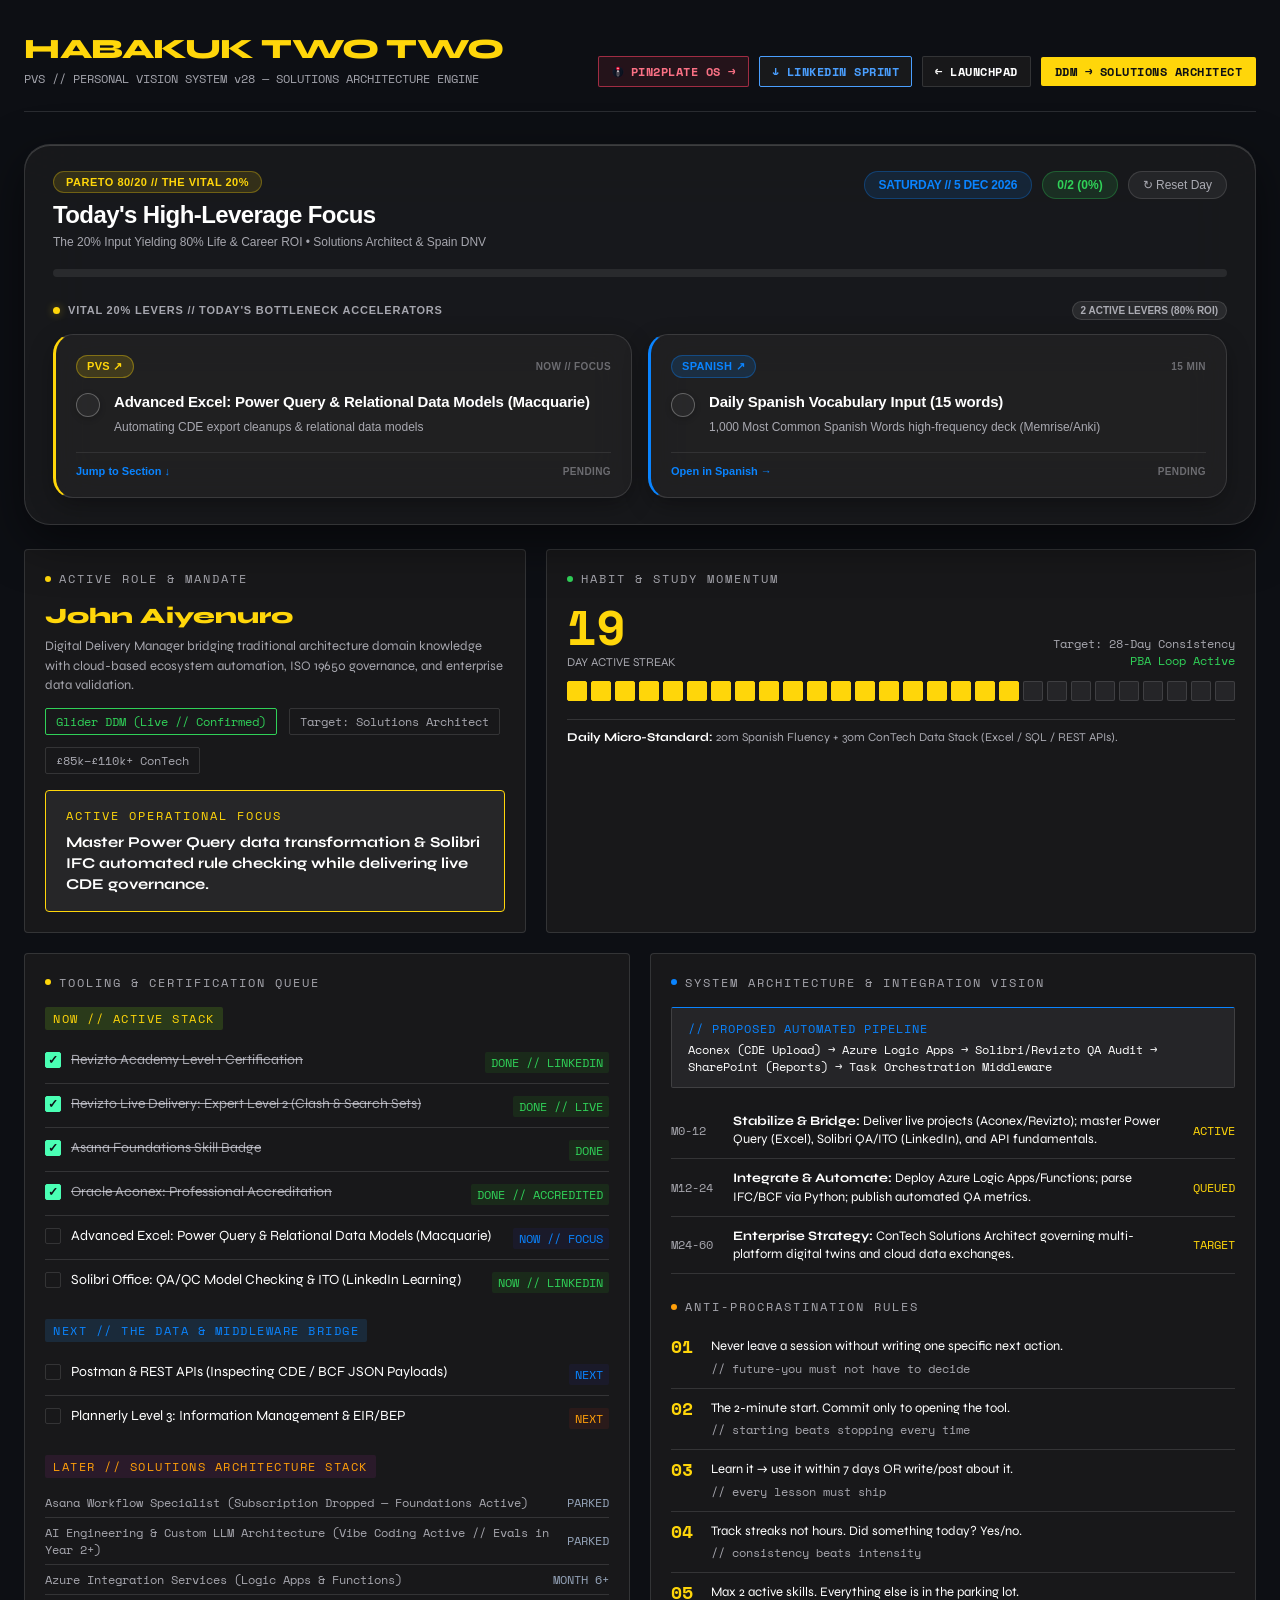
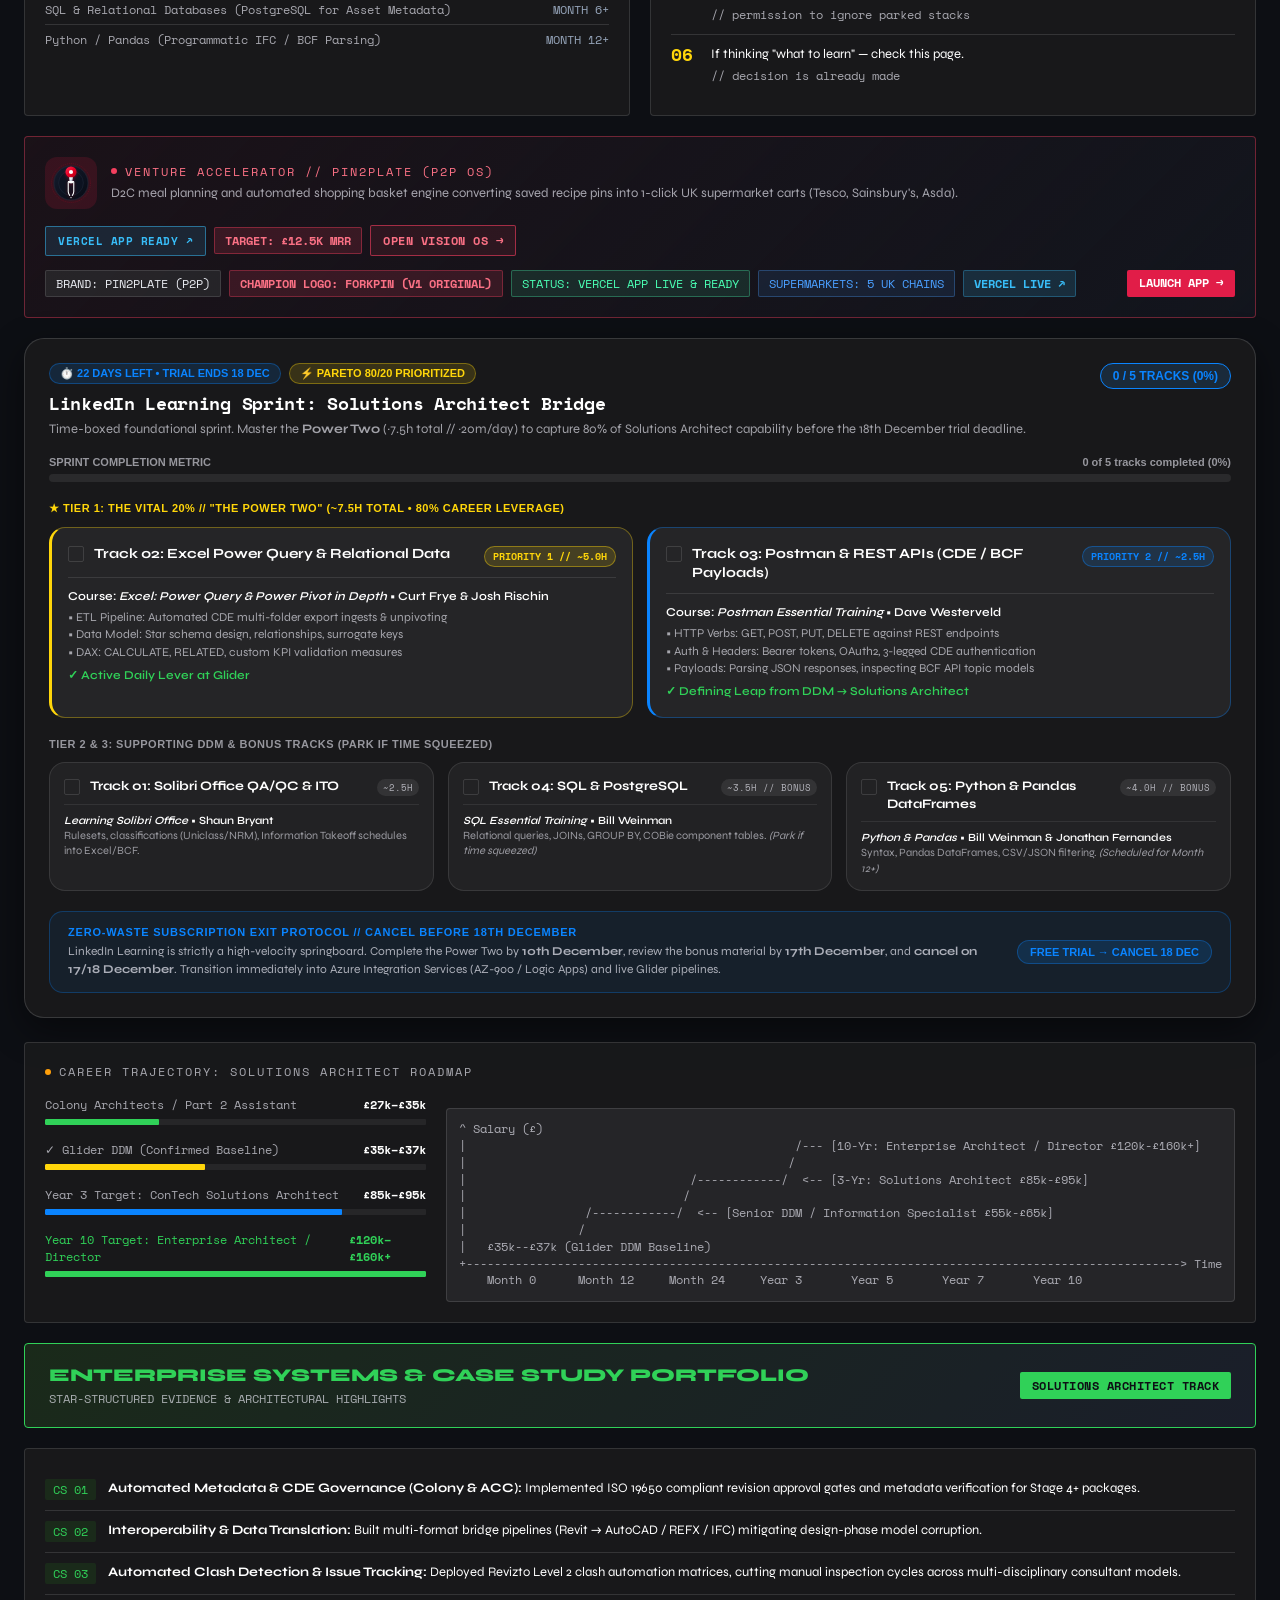
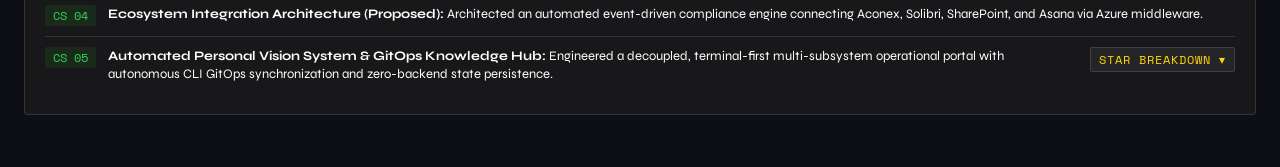
<file: pvs/index.html>
<!DOCTYPE html>
<html lang="en">
<head>
  <meta charset="UTF-8">
  <meta name="viewport" content="width=device-width, initial-scale=1.0">
  <meta http-equiv="Cache-Control" content="no-cache, no-store, must-revalidate">
  <meta http-equiv="Pragma" content="no-cache">
  <meta http-equiv="Expires" content="0">
  <title>HABAKUK TWO TWO // Operational OS v28</title>
  <link rel="preconnect" href="https://fonts.googleapis.com">
  <link rel="preconnect" href="https://fonts.gstatic.com" crossorigin>
  <link href="https://fonts.googleapis.com/css2?family=Space+Mono:ital,wght@0,400;0,700;1,400&family=Syne:wght@400;700;800&display=swap" rel="stylesheet">
  <style>
    :root {
      --bg: #0d0f14;
      --surface: #13161e;
      --surface2: #1a1e2a;
      --border: #252a38;
      --accent: #e8ff4a;
      --accent2: #4affb4;
      --accent3: #ff6b4a;
      --accent4: #4a9fff;
      --text: #e8eaf0;
      --muted: #94a3b8;
      --done: #2a3a2a;
      --done-text: #4affb4;
    }

    * { margin: 0; padding: 0; box-sizing: border-box; }

    body {
      background: var(--bg);
      color: var(--text);
      font-family: 'Syne', sans-serif;
      min-height: 100vh;
      padding: 32px 24px;
    }

    .header {
      border-bottom: 1px solid var(--border);
      padding-bottom: 24px;
      margin-bottom: 32px;
      display: flex;
      justify-content: space-between;
      align-items: flex-end;
      flex-wrap: wrap;
      gap: 12px;
    }

    .header-left h1 {
      font-size: 28px;
      font-weight: 800;
      letter-spacing: -0.5px;
      color: var(--accent);
    }

    .header-left p {
      color: var(--muted);
      font-family: 'Space Mono', monospace;
      font-size: 12px;
      margin-top: 4px;
    }

    .target-badge {
      background: var(--accent);
      color: #0d0f14;
      font-size: 12px;
      font-weight: 700;
      padding: 6px 14px;
      border-radius: 2px;
      font-family: 'Space Mono', monospace;
      text-transform: uppercase;
      letter-spacing: 0.5px;
    }

    .header-actions {
      display: flex;
      align-items: center;
      gap: 10px;
      flex-wrap: wrap;
    }

    .back-btn {
      background: var(--surface);
      color: var(--text);
      border: 1px solid var(--border);
      font-size: 12px;
      font-weight: 700;
      padding: 6px 12px;
      border-radius: 2px;
      font-family: 'Space Mono', monospace;
      text-transform: uppercase;
      letter-spacing: 0.5px;
      text-decoration: none;
      transition: all 0.2s ease;
    }

    :target {
      outline: 2px solid var(--accent);
      outline-offset: 4px;
      background: var(--surface2) !important;
      transition: all 0.3s ease;
    }

    .grid {
      display: grid;
      grid-template-columns: 1fr 1fr;
      gap: 20px;
      margin-bottom: 20px;
    }

    .full { grid-column: 1 / -1; }

    .card {
      background: var(--surface);
      border: 1px solid var(--border);
      border-radius: 4px;
      padding: 20px;
    }

    .card-title {
      font-size: 12px;
      font-family: 'Space Mono', monospace;
      text-transform: uppercase;
      letter-spacing: 2px;
      color: var(--muted);
      margin-bottom: 16px;
      display: flex;
      align-items: center;
      gap: 8px;
    }

    .card-title .dot {
      width: 6px;
      height: 6px;
      border-radius: 50%;
      background: var(--accent);
      flex-shrink: 0;
    }

    .card-title .dot.green { background: var(--accent2); }
    .card-title .dot.orange { background: var(--accent3); }
    .card-title .dot.blue { background: var(--accent4); }

    .role-name {
      font-size: 22px;
      font-weight: 800;
      color: var(--accent);
      line-height: 1.2;
      margin-bottom: 8px;
    }

    .role-meta {
      display: flex;
      gap: 12px;
      flex-wrap: wrap;
      margin-top: 12px;
    }

    .role-pill {
      font-family: 'Space Mono', monospace;
      font-size: 12px;
      padding: 4px 10px;
      border-radius: 2px;
      border: 1px solid var(--border);
      color: var(--muted);
    }

    .role-pill.highlight {
      border-color: var(--accent2);
      color: var(--accent2);
    }

    .tier { margin-bottom: 16px; }

    .tier-label {
      font-family: 'Space Mono', monospace;
      font-size: 12px;
      text-transform: uppercase;
      letter-spacing: 1.5px;
      padding: 3px 8px;
      border-radius: 2px;
      display: inline-block;
      margin-bottom: 10px;
    }

    .tier-now .tier-label { background: #2a3a1a; color: var(--accent); }
    .tier-next .tier-label { background: #1a2a3a; color: var(--accent4); }
    .tier-later .tier-label { background: #2a1a2a; color: var(--accent3); }

    .task-item {
      display: flex;
      align-items: flex-start;
      gap: 10px;
      padding: 10px 0;
      border-bottom: 1px solid var(--border);
      cursor: pointer;
      transition: all 0.2s;
    }

    .task-item:last-child { border-bottom: none; }

    .task-item:hover {
      background: var(--surface2);
      margin: 0 -20px;
      padding: 10px 20px;
    }

    .checkbox {
      width: 16px;
      height: 16px;
      border: 1.5px solid var(--border);
      border-radius: 2px;
      flex-shrink: 0;
      margin-top: 2px;
      display: flex;
      align-items: center;
      justify-content: center;
      transition: all 0.2s;
    }

    .task-item.done .checkbox {
      background: var(--done-text);
      border-color: var(--done-text);
    }

    .task-item.done .checkbox::after {
      content: '✓';
      font-size: 12px;
      color: #0d0f14;
      font-weight: 700;
    }

    .task-item.done .task-text {
      text-decoration: line-through;
      color: var(--muted);
    }

    .task-text {
      font-size: 14px;
      line-height: 1.4;
      flex: 1;
    }

    .task-tag {
      font-family: 'Space Mono', monospace;
      font-size: 12px;
      padding: 2px 6px;
      border-radius: 2px;
      text-transform: uppercase;
      flex-shrink: 0;
      margin-top: 2px;
    }

    .tag-5 { background: #1a2a1a; color: var(--accent2); }
    .tag-20 { background: #1a1a2a; color: var(--accent4); }
    .tag-60 { background: #2a1a1a; color: var(--accent3); }

    .day-row {
      display: flex;
      align-items: center;
      gap: 12px;
      padding: 10px 0;
      border-bottom: 1px solid var(--border);
    }

    .day-row:last-child { border-bottom: none; }

    .day-name {
      font-family: 'Space Mono', monospace;
      font-size: 12px;
      color: var(--muted);
      width: 50px;
      flex-shrink: 0;
    }

    .day-action {
      font-size: 13px;
      flex: 1;
      line-height: 1.4;
    }

    .day-type {
      font-family: 'Space Mono', monospace;
      font-size: 12px;
      color: var(--accent);
      text-transform: uppercase;
      flex-shrink: 0;
    }

    .rule-item {
      display: flex;
      gap: 12px;
      padding: 10px 0;
      border-bottom: 1px solid var(--border);
      align-items: flex-start;
    }

    .rule-item:last-child { border-bottom: none; }

    .rule-num {
      font-family: 'Space Mono', monospace;
      font-size: 18px;
      font-weight: 700;
      color: var(--accent);
      flex-shrink: 0;
      line-height: 1;
      width: 28px;
    }

    .rule-text {
      font-size: 13px;
      line-height: 1.5;
      color: var(--text);
    }

    .rule-sub {
      display: block;
      font-size: 12px;
      color: var(--muted);
      margin-top: 3px;
      font-family: 'Space Mono', monospace;
    }

    .parked-item {
      font-family: 'Space Mono', monospace;
      font-size: 12px;
      color: var(--muted);
      padding: 6px 0;
      border-bottom: 1px solid var(--border);
      display: flex;
      justify-content: space-between;
      align-items: center;
    }

    .parked-item:last-child { border-bottom: none; }
    .parked-item span { font-size: 12px; color: #94a3b8; }

    .salary-bar { margin-bottom: 16px; }

    .salary-label {
      display: flex;
      justify-content: space-between;
      font-size: 12px;
      color: var(--muted);
      margin-bottom: 6px;
      font-family: 'Space Mono', monospace;
    }

    .salary-label strong { color: var(--text); }

    .bar-track {
      height: 6px;
      background: var(--surface2);
      border-radius: 1px;
      overflow: hidden;
    }

    .bar-fill {
      height: 100%;
      border-radius: 1px;
      transition: width 1s ease;
    }

    .bar-fill.green { background: var(--accent2); }
    .bar-fill.yellow { background: var(--accent); }
    .bar-fill.orange { background: var(--accent3); }
    .bar-fill.blue { background: var(--accent4); }

    .next-action {
      background: var(--surface2);
      border: 1px solid var(--accent);
      border-radius: 4px;
      padding: 16px 20px;
      margin-top: 16px;
    }

    .next-action-label {
      font-family: 'Space Mono', monospace;
      font-size: 12px;
      text-transform: uppercase;
      letter-spacing: 2px;
      color: var(--accent);
      margin-bottom: 8px;
    }

    .next-action-text {
      font-size: 15px;
      font-weight: 700;
      line-height: 1.4;
    }

    .big-num {
      font-size: 48px;
      font-weight: 800;
      color: var(--accent);
      line-height: 1;
      font-family: 'Space Mono', monospace;
    }

    .big-num-label {
      font-size: 12px;
      color: var(--muted);
      margin-top: 4px;
    }

    .streak-days {
      display: flex;
      gap: 4px;
      margin-top: 12px;
    }

    .streak-day {
      width: 20px;
      height: 20px;
      border-radius: 2px;
      background: var(--surface2);
      border: 1px solid var(--border);
      cursor: pointer;
      transition: all 0.15s;
    }

    .streak-day.active {
      background: var(--accent);
      border-color: var(--accent);
    }

    .streak-day:hover {
      border-color: var(--accent);
    }

    .ascii-chart {
      font-family: 'Space Mono', monospace;
      font-size: 12px;
      line-height: 1.4;
      color: var(--muted);
      background: var(--surface2);
      padding: 12px;
      border-radius: 4px;
      border: 1px solid var(--border);
      overflow-x: auto;
      white-space: pre;
      margin-top: 12px;
    }

    .architecture-box {
      background: var(--surface2);
      border: 1px solid var(--border);
      border-top: 1px solid var(--accent4);
      padding: 12px 16px;
      margin-top: 12px;
      border-radius: 2px;
    }

    .architecture-title {
      font-family: 'Space Mono', monospace;
      font-size: 12px;
      color: var(--accent4);
      text-transform: uppercase;
      letter-spacing: 1px;
      margin-bottom: 4px;
    }

    .architecture-flow {
      font-family: 'Space Mono', monospace;
      font-size: 12px;
      color: var(--text);
    }

    .portfolio-header {
      background: linear-gradient(135deg, #1a2a1a 0%, #1a1e2a 100%);
      border: 1px solid var(--accent2);
      border-radius: 4px;
      padding: 20px 24px;
      margin-bottom: 20px;
      display: flex;
      justify-content: space-between;
      align-items: center;
      flex-wrap: wrap;
      gap: 12px;
    }

    .portfolio-header h2 {
      font-size: 18px;
      font-weight: 800;
      color: var(--accent2);
    }

    .portfolio-header p {
      font-family: 'Space Mono', monospace;
      font-size: 12px;
      color: var(--muted);
      margin-top: 4px;
    }

    .portfolio-badge {
      background: var(--accent2);
      color: #0d0f14;
      font-size: 12px;
      font-weight: 700;
      padding: 5px 12px;
      border-radius: 2px;
      font-family: 'Space Mono', monospace;
      text-transform: uppercase;
      letter-spacing: 0.5px;
      flex-shrink: 0;
    }

    .case-study-row {
      display: flex;
      align-items: flex-start;
      gap: 12px;
      padding: 10px 0;
      border-bottom: 1px solid var(--border);
      font-size: 13px;
    }

    .case-study-row:last-child { border-bottom: none; }

    .cs-num {
      font-family: 'Space Mono', monospace;
      font-size: 12px;
      padding: 2px 8px;
      border-radius: 2px;
      background: #1a2a1a;
      color: var(--accent2);
      flex-shrink: 0;
    }

    .cs-title { flex: 1; line-height: 1.4; }

    /* Interactive Case Study <details> Dropdown */
    details.cs-details {
      border-bottom: 1px solid var(--border);
    }

    details.cs-details:last-child {
      border-bottom: none;
    }

    details.cs-details summary {
      display: flex;
      align-items: flex-start;
      gap: 12px;
      padding: 10px 0;
      font-size: 13px;
      cursor: pointer;
      list-style: none;
      transition: all 0.2s ease;
    }

    details.cs-details summary::-webkit-details-marker {
      display: none;
    }

    details.cs-details summary:hover {
      color: var(--accent);
    }

    .cs-toggle-badge {
      font-family: 'Space Mono', monospace;
      font-size: 12px;
      padding: 3px 8px;
      border-radius: 2px;
      border: 1px solid var(--border);
      color: var(--accent);
      background: var(--surface2);
      text-transform: uppercase;
      letter-spacing: 1px;
      flex-shrink: 0;
      transition: all 0.2s ease;
    }

    details.cs-details[open] .cs-toggle-badge {
      background: var(--accent);
      color: #0d0f14;
      border-color: var(--accent);
      font-weight: 700;
    }

    .cs-body {
      background: var(--surface2);
      border: 1px solid var(--border);
      border-top: 1px solid var(--accent2);
      border-radius: 4px;
      padding: 18px 20px;
      margin: 6px 0 14px 0;
      font-size: 13px;
      line-height: 1.55;
    }

    .cs-section-title {
      font-family: 'Space Mono', monospace;
      font-size: 12px;
      font-weight: 700;
      text-transform: uppercase;
      letter-spacing: 1.2px;
      color: var(--accent);
      margin: 16px 0 8px 0;
      display: flex;
      align-items: center;
      gap: 8px;
    }

    .cs-section-title:first-of-type {
      margin-top: 12px;
    }

    .cs-list {
      margin: 6px 0 0 18px;
      color: var(--text);
    }

    .cs-list li {
      margin-bottom: 6px;
    }

    .cs-list li strong {
      color: var(--accent2);
    }

    /* Master Cost Table Styling */
    .cost-table {
      width: 100%;
      border-collapse: collapse;
      font-size: 12px;
      margin-top: 14px;
    }

    .cost-table th {
      font-family: 'Space Mono', monospace;
      font-size: 12px;
      text-transform: uppercase;
      text-align: left;
      padding: 8px;
      color: var(--muted);
      border-bottom: 1px solid var(--border);
      background: var(--surface2);
    }

    .cost-table td {
      padding: 9px 8px;
      border-bottom: 1px solid var(--border);
      line-height: 1.4;
      font-family: 'Space Mono', monospace;
    }

    .cost-table tr:last-child td { border-bottom: none; }
    .cost-table tr.total-row {
      background: rgba(74, 255, 180, 0.05);
      font-weight: 700;
    }
    .cost-table tr.total-row td {
      border-top: 1px solid var(--accent2);
      border-bottom: 1px solid var(--accent2);
      color: var(--text);
    }

    @media (max-width: 700px) {
      .grid { grid-template-columns: 1fr; }
      .full { grid-column: 1; }
      .cost-table { display: block; overflow-x: auto; }
    }
  </style>
  <link rel="stylesheet" href="../daily-rhythm.css?v=20261112b">
  <style>
    #daily-rhythm-container .rhythm-wrapper { max-width: 100%; margin-bottom: 24px; }
  </style>
</head>
<body>

  <div class="header">
    <div class="header-left">
      <h1>HABAKUK TWO TWO</h1>
      <p>PVS // PERSONAL VISION SYSTEM v28 &mdash; SOLUTIONS ARCHITECTURE ENGINE</p>
    </div>
    <div class="header-actions">
      <a href="../p2p/index.html" class="back-btn" style="border-color: rgba(244, 63, 94, 0.6); color: #fb7185; background: rgba(244, 63, 94, 0.1); display: inline-flex; align-items: center; gap: 6px;"><img id="nav-p2p-logo" src="../p2p/assets/forkpin.svg?v=20261123b" alt="P2P" style="width: 14px; height: 14px; vertical-align: middle;">PIN2PLATE OS &rarr;</a>
      <a href="#linkedin_sprint" class="back-btn" style="border-color: #4a9fff; color: #4a9fff;">&darr; LinkedIn Sprint</a>
      <a href="../index.html" class="back-btn">&larr; Launchpad</a>
      <div class="target-badge">DDM &rarr; SOLUTIONS ARCHITECT</div>
    </div>

  </div>

  <!-- DAILY RHYTHM EXECUTION HUD (STREAMLINED CORE LEVERS) -->
  <div id="daily-rhythm-container" style="width: 100%; margin-bottom: 24px;"></div>

  <div class="grid">
    <div class="card">
      <div class="card-title"><span class="dot"></span>ACTIVE ROLE & MANDATE</div>
      <div class="role-name">John Aiyenuro</div>
      <p style="color: var(--muted); font-size: 13px; line-height: 1.5; margin-bottom: 12px;">
        Digital Delivery Manager bridging traditional architecture domain knowledge with cloud-based ecosystem automation, ISO 19650 governance, and enterprise data validation.
      </p>
      <div class="role-meta">
        <div class="role-pill highlight">Glider DDM (Live // Confirmed)</div>
        <div class="role-pill">Target: Solutions Architect</div>
        <div class="role-pill">£85k–£110k+ ConTech</div>
      </div>
      <div class="next-action">
        <div class="next-action-label">ACTIVE OPERATIONAL FOCUS</div>
        <div class="next-action-text">Master Power Query data transformation &amp; Solibri IFC automated rule checking while delivering live CDE governance.</div>
      </div>
    </div>

    <div class="card">
      <div class="card-title"><span class="dot green"></span>HABIT & STUDY MOMENTUM</div>
      <div style="display: flex; justify-content: space-between; align-items: flex-end;">
        <div>
          <div class="big-num" id="streak-count">19</div>
          <div class="big-num-label">DAY ACTIVE STREAK</div>
        </div>
        <div style="text-align: right; font-family: 'Space Mono', monospace; font-size: 12px; color: var(--muted);">
          Target: 28-Day Consistency<br><span style="color: var(--accent2);">PBA Loop Active</span>
        </div>
      </div>
      <div class="streak-days" id="streak-grid"></div>
      <div style="margin-top: 18px; font-size: 12px; color: var(--muted); border-top: 1px solid var(--border); padding-top: 10px;">
        <strong style="color: var(--text);">Daily Micro-Standard:</strong> 20m Spanish Fluency + 30m ConTech Data Stack (Excel / SQL / REST APIs).
      </div>
    </div>
  </div>

  <div class="grid">
    <div class="card">
      <div class="card-title"><span class="dot"></span>TOOLING & CERTIFICATION QUEUE</div>
      
      <div class="tier tier-now">
        <div class="tier-label">NOW // ACTIVE STACK</div>
        <div class="task-item done" onclick="toggle(this)" data-task-id="revizto_l1">
          <div class="checkbox"></div>
          <div class="task-text">Revizto Academy Level 1 Certification</div>
          <div class="task-tag tag-5">DONE // LINKEDIN</div>
        </div>
        <div class="task-item done" onclick="toggle(this)" data-task-id="revizto_l2">
          <div class="checkbox"></div>
          <div class="task-text">Revizto Live Delivery: Expert Level 2 (Clash & Search Sets)</div>
          <div class="task-tag tag-5">DONE // LIVE</div>
        </div>
        <div class="task-item done" onclick="toggle(this)" data-task-id="asana_foundations">
          <div class="checkbox"></div>
          <div class="task-text">Asana Foundations Skill Badge</div>
          <div class="task-tag tag-5">DONE</div>
        </div>
        <div class="task-item done" id="aconex_cert" onclick="toggle(this)" data-task-id="aconex_cert" data-status="done" data-pillar="pvs" data-lever-title="Oracle Aconex: Professional Accreditation" data-lever-desc="Oracle Aconex CDE certification &amp; metadata workflows" data-lever-tag="DONE // ACCREDITED">
          <div class="checkbox"></div>
          <div class="task-text">Oracle Aconex: Professional Accreditation</div>
          <div class="task-tag tag-5">DONE // ACCREDITED</div>
        </div>
        <div class="task-item" id="excel_adv" onclick="toggle(this)" data-task-id="excel_adv" data-status="now" data-pillar="pvs" data-lever-title="Advanced Excel: Power Query &amp; Relational Data Models (Macquarie)" data-lever-desc="Automating CDE export cleanups &amp; relational data models" data-lever-tag="NOW // FOCUS">
          <div class="checkbox"></div>
          <div class="task-text">Advanced Excel: Power Query &amp; Relational Data Models (Macquarie)</div>
          <div class="task-tag tag-20">NOW // FOCUS</div>
        </div>
        <div class="task-item" id="solibri_qa" onclick="toggle(this)" data-task-id="solibri_qa" data-pillar="pvs" data-lever-title="Solibri Office: QA/QC Model Checking &amp; ITO (LinkedIn Learning)" data-lever-desc="IFC model validation, classifications, revisions &amp; Information Takeoff" data-lever-tag="NOW // LINKEDIN">
          <div class="checkbox"></div>
          <div class="task-text">Solibri Office: QA/QC Model Checking &amp; ITO (LinkedIn Learning)</div>
          <div class="task-tag tag-5">NOW // LINKEDIN</div>
        </div>
      </div>

      <div class="tier tier-next">
        <div class="tier-label">NEXT // THE DATA & MIDDLEWARE BRIDGE</div>
        <div class="task-item" onclick="toggle(this)" data-task-id="postman_rest">
          <div class="checkbox"></div>
          <div class="task-text">Postman & REST APIs (Inspecting CDE / BCF JSON Payloads)</div>
          <div class="task-tag tag-20">NEXT</div>
        </div>
        <div class="task-item" onclick="toggle(this)" data-task-id="plannerly_l3">
          <div class="checkbox"></div>
          <div class="task-text">Plannerly Level 3: Information Management & EIR/BEP</div>
          <div class="task-tag tag-60">NEXT</div>
        </div>
      </div>

      <div class="tier tier-later">
        <div class="tier-label">LATER // SOLUTIONS ARCHITECTURE STACK</div>
        <div class="parked-item">Asana Workflow Specialist (Subscription Dropped &mdash; Foundations Active) <span>PARKED</span></div>
        <div class="parked-item">AI Engineering &amp; Custom LLM Architecture (Vibe Coding Active // Evals in Year 2+) <span>PARKED</span></div>
        <div class="parked-item">Azure Integration Services (Logic Apps & Functions) <span>MONTH 6+</span></div>
        <div class="parked-item">SQL & Relational Databases (PostgreSQL for Asset Metadata) <span>MONTH 6+</span></div>
        <div class="parked-item">Python / Pandas (Programmatic IFC / BCF Parsing) <span>MONTH 12+</span></div>
      </div>
    </div>

    <div class="card">
      <div class="card-title"><span class="dot blue"></span>SYSTEM ARCHITECTURE & INTEGRATION VISION</div>
      
      <div class="architecture-box">
        <div class="architecture-title">// Proposed Automated Pipeline</div>
        <div class="architecture-flow">
          Aconex (CDE Upload) &rarr; Azure Logic Apps &rarr; Solibri/Revizto QA Audit &rarr; SharePoint (Reports) &rarr; Task Orchestration Middleware
        </div>
      </div>

      <div class="day-row" style="margin-top: 14px;">
        <div class="day-name">M0-12</div>
        <div class="day-action"><strong>Stabilize & Bridge:</strong> Deliver live projects (Aconex/Revizto); master Power Query (Excel), Solibri QA/ITO (LinkedIn), and API fundamentals.</div>
        <div class="day-type">ACTIVE</div>
      </div>
      
      <div class="day-row">
        <div class="day-name">M12-24</div>
        <div class="day-action"><strong>Integrate & Automate:</strong> Deploy Azure Logic Apps/Functions; parse IFC/BCF via Python; publish automated QA metrics.</div>
        <div class="day-type">QUEUED</div>
      </div>

      <div class="day-row">
        <div class="day-name">M24-60</div>
        <div class="day-action"><strong>Enterprise Strategy:</strong> ConTech Solutions Architect governing multi-platform digital twins and cloud data exchanges.</div>
        <div class="day-type">TARGET</div>
      </div>

      <div style="margin-top: 24px;">
        <div class="card-title" style="margin-bottom: 12px;"><span class="dot orange"></span>ANTI-PROCRASTINATION RULES</div>
        <div class="rule-item"><div class="rule-num">01</div><div class="rule-text">Never leave a session without writing one specific next action.<span class="rule-sub">// future-you must not have to decide</span></div></div>
        <div class="rule-item"><div class="rule-num">02</div><div class="rule-text">The 2-minute start. Commit only to opening the tool.<span class="rule-sub">// starting beats stopping every time</span></div></div>
        <div class="rule-item"><div class="rule-num">03</div><div class="rule-text">Learn it &rarr; use it within 7 days OR write/post about it.<span class="rule-sub">// every lesson must ship</span></div></div>
        <div class="rule-item"><div class="rule-num">04</div><div class="rule-text">Track streaks not hours. Did something today? Yes/no.<span class="rule-sub">// consistency beats intensity</span></div></div>
        <div class="rule-item"><div class="rule-num">05</div><div class="rule-text">Max 2 active skills. Everything else is in the parking lot.<span class="rule-sub">// permission to ignore parked stacks</span></div></div>
        <div class="rule-item"><div class="rule-num">06</div><div class="rule-text">If thinking "what to learn" &mdash; check this page.<span class="rule-sub">// decision is already made</span></div></div>
      </div>
    </div>
  </div>

  <!-- VENTURE ACCELERATOR: PIN2PLATE OS -->
  <div class="card full" style="margin-bottom: 20px; border-color: rgba(244, 63, 94, 0.4); background: linear-gradient(135deg, rgba(244, 63, 94, 0.06), rgba(19, 22, 30, 0.95));">
    <div style="display: flex; justify-content: space-between; align-items: flex-start; flex-wrap: wrap; gap: 16px; margin-bottom: 14px;">
      <div style="display: flex; align-items: center; gap: 14px;">
        <div style="width: 52px; height: 52px; border-radius: 12px; background: rgba(225, 29, 72, 0.15); display: flex; align-items: center; justify-content: center; flex-shrink: 0;">
          <img id="pvs-forkpin-logo" src="../p2p/assets/forkpin.svg?v=20261123b" alt="Pin2Plate ForkPin Logo" style="width: 44px; height: 44px; object-fit: contain;">
        </div>
        <div>
          <div class="card-title" style="color: #fb7185; margin-bottom: 4px;">
            <span class="dot" style="background: #f43f5e;"></span>VENTURE ACCELERATOR // PIN2PLATE (P2P OS)
          </div>
          <p style="color: var(--muted); font-size: 13px; line-height: 1.5; margin: 0;">
            D2C meal planning and automated shopping basket engine converting saved recipe pins into 1-click UK supermarket carts (Tesco, Sainsbury's, Asda).
          </p>
        </div>
      </div>
      <div style="display: flex; align-items: center; gap: 8px;">
        <a href="https://pinterest-to-plate.vercel.app" target="_blank" class="back-btn" style="border-color: rgba(56, 189, 248, 0.5); color: #38bdf8; background: rgba(56, 189, 248, 0.12); font-size: 11px;">
          Vercel App Ready ↗
        </a>
        <span style="font-family: 'Space Mono', monospace; font-size: 12px; padding: 4px 10px; border-radius: 2px; background: rgba(244, 63, 94, 0.15); color: #fb7185; border: 1px solid rgba(244, 63, 94, 0.4); font-weight: 700;">
          TARGET: &pound;12.5K MRR
        </span>
        <a href="../p2p/index.html" class="back-btn" style="border-color: rgba(244, 63, 94, 0.6); color: #fb7185; background: rgba(244, 63, 94, 0.1); font-size: 12px;">
          Open Vision OS &rarr;
        </a>
      </div>
    </div>

    <div style="display: flex; gap: 8px; flex-wrap: wrap; font-family: 'Space Mono', monospace; font-size: 12px; margin-top: 10px;">
      <span style="padding: 4px 10px; background: var(--surface2); border: 1px solid var(--border); color: #e8eaf0; border-radius: 2px;">BRAND: PIN2PLATE (P2P)</span>
      <span id="pvs-logo-ver-badge" style="padding: 4px 10px; background: rgba(244, 63, 94, 0.15); border: 1px solid rgba(244, 63, 94, 0.35); color: #fb7185; border-radius: 2px; font-weight: 700;">CHAMPION LOGO: FORKPIN (V1 ORIGINAL)</span>
      <span style="padding: 4px 10px; background: rgba(74, 255, 180, 0.1); border: 1px solid rgba(74, 255, 180, 0.3); color: #4affb4; border-radius: 2px;">STATUS: VERCEL APP LIVE & READY</span>
      <span style="padding: 4px 10px; background: rgba(74, 159, 255, 0.1); border: 1px solid rgba(74, 159, 255, 0.3); color: #4a9fff; border-radius: 2px;">SUPERMARKETS: 5 UK CHAINS</span>
      <a href="https://pinterest-to-plate.vercel.app" target="_blank" style="padding: 4px 10px; background: rgba(56, 189, 248, 0.15); border: 1px solid rgba(56, 189, 248, 0.3); color: #38bdf8; border-radius: 2px; text-decoration: none; font-weight: 700;">VERCEL LIVE ↗</a>
      <a href="/p2p/app/" style="padding: 4px 12px; background: #e11d48; color: #fff; border-radius: 2px; text-decoration: none; font-weight: 700; margin-left: auto;">LAUNCH APP &rarr;</a>
    </div>
  </div>

  <!-- LINKEDIN LEARNING ACCELERATION SPRINT (PARETO RESTRUCTURED & iOS GLASS) -->
  <div class="card full" id="linkedin_sprint" style="margin-bottom: 24px; border-radius: 20px; background: rgba(28, 28, 30, 0.76); border: 0.5px solid rgba(255, 255, 255, 0.14); box-shadow: 0 12px 36px rgba(0, 0, 0, 0.45); padding: 24px;">
    
    <!-- Top Header & Countdown Island -->
    <div style="display: flex; justify-content: space-between; align-items: flex-start; flex-wrap: wrap; gap: 12px; margin-bottom: 16px;">
      <div>
        <div style="display: flex; align-items: center; gap: 8px; margin-bottom: 6px; flex-wrap: wrap;">
          <span style="font-family: -apple-system, BlinkMacSystemFont, 'SF Pro Text', sans-serif; font-size: 11px; font-weight: 700; color: #0a84ff; background: rgba(10, 132, 255, 0.14); border: 0.5px solid rgba(10, 132, 255, 0.35); padding: 3px 10px; border-radius: 9999px; text-transform: uppercase;">
            ⏱️ 22 Days Left &bull; Trial Ends 18 Dec
          </span>
          <span style="font-family: -apple-system, BlinkMacSystemFont, 'SF Pro Text', sans-serif; font-size: 11px; font-weight: 700; color: #ffd60a; background: rgba(255, 214, 10, 0.14); border: 0.5px solid rgba(255, 214, 10, 0.35); padding: 3px 10px; border-radius: 9999px; text-transform: uppercase;">
            ⚡ Pareto 80/20 Prioritized
          </span>
        </div>
        <div class="card-title" style="margin-bottom: 4px; font-size: 18px; color: #ffffff; text-transform: none; letter-spacing: -0.3px; font-weight: 800;">
          LinkedIn Learning Sprint: Solutions Architect Bridge
        </div>
        <p style="color: rgba(235, 235, 245, 0.65); font-size: 13px; line-height: 1.5; margin: 0;">
          Time-boxed foundational sprint. Master the <strong>Power Two</strong> (~7.5h total // ~20m/day) to capture 80% of Solutions Architect capability before the 18th December trial deadline.
        </p>
      </div>
      <div style="display: flex; align-items: center; gap: 8px;">
        <span id="lil-status-badge" style="font-family: -apple-system, BlinkMacSystemFont, 'SF Pro Text', sans-serif; font-size: 12px; padding: 5px 12px; border-radius: 9999px; background: rgba(10, 132, 255, 0.15); color: #0a84ff; border: 0.5px solid rgba(10, 132, 255, 0.4); font-weight: 700;">
          0 / 5 TRACKS (0%)
        </span>
      </div>
    </div>

    <!-- Progress Meter -->
    <div style="margin-bottom: 20px;">
      <div style="display: flex; justify-content: space-between; font-size: 11px; font-family: -apple-system, BlinkMacSystemFont, 'SF Pro Text', sans-serif; color: rgba(235, 235, 245, 0.6); margin-bottom: 6px; font-weight: 600;">
        <span>SPRINT COMPLETION METRIC</span>
        <span id="lil-progress-text">0 of 5 tracks completed</span>
      </div>
      <div class="bar-track" style="height: 8px; background: rgba(255, 255, 255, 0.08); border-radius: 9999px; border: none;">
        <div id="lil-progress-bar" class="bar-fill blue" style="width: 0%; border-radius: 9999px; transition: width 0.4s ease;"></div>
      </div>
    </div>

    <!-- TIER 1: THE VITAL 20% (THE POWER TWO) -->
    <div style="margin-bottom: 12px; font-family: -apple-system, BlinkMacSystemFont, 'SF Pro Text', sans-serif; font-size: 11px; font-weight: 700; color: #ffd60a; letter-spacing: 0.5px; text-transform: uppercase;">
      ★ TIER 1: THE VITAL 20% // "THE POWER TWO" (~7.5H TOTAL &bull; 80% CAREER LEVERAGE)
    </div>

    <div style="display: grid; grid-template-columns: repeat(auto-fit, minmax(320px, 1fr)); gap: 14px; margin-bottom: 20px;">
      
      <!-- Track 2: Power Query & Power Pivot (PRIORITY 1) -->
      <div style="background: rgba(44, 44, 46, 0.7); border: 0.5px solid rgba(255, 214, 10, 0.35); border-left: 3px solid #ffd60a; border-radius: 16px; padding: 16px;">
        <div class="task-item" onclick="toggle(this)" data-task-id="lil_excel_pq" style="margin: 0; padding: 0 0 10px 0; border-bottom: 0.5px solid rgba(255, 255, 255, 0.1);">
          <div class="checkbox"></div>
          <div class="task-text" style="font-weight: 700; color: #ffffff;">Track 02: Excel Power Query &amp; Relational Data</div>
          <div class="task-tag" style="background: rgba(255, 214, 10, 0.15); color: #ffd60a; border: 0.5px solid rgba(255, 214, 10, 0.4); border-radius: 9999px; font-weight: 700; font-size: 10px; padding: 2px 8px;">PRIORITY 1 // ~5.0H</div>
        </div>
        <div style="font-size: 12px; color: rgba(235, 235, 245, 0.65); line-height: 1.45; margin-top: 10px;">
          <div style="color: #ffffff; font-weight: 600; margin-bottom: 4px;">Course: <em>Excel: Power Query &amp; Power Pivot in Depth</em> &bull; Curt Frye &amp; Josh Rischin</div>
          <div>&bull; ETL Pipeline: Automated CDE multi-folder export ingests &amp; unpivoting</div>
          <div>&bull; Data Model: Star schema design, relationships, surrogate keys</div>
          <div>&bull; DAX: CALCULATE, RELATED, custom KPI validation measures</div>
          <div style="margin-top: 6px; color: #30d158; font-weight: 600;">✓ Active Daily Lever at Glider</div>
        </div>
      </div>

      <!-- Track 3: Postman & REST APIs (PRIORITY 2) -->
      <div style="background: rgba(44, 44, 46, 0.7); border: 0.5px solid rgba(10, 132, 255, 0.35); border-left: 3px solid #0a84ff; border-radius: 16px; padding: 16px;">
        <div class="task-item" onclick="toggle(this)" data-task-id="lil_postman" style="margin: 0; padding: 0 0 10px 0; border-bottom: 0.5px solid rgba(255, 255, 255, 0.1);">
          <div class="checkbox"></div>
          <div class="task-text" style="font-weight: 700; color: #ffffff;">Track 03: Postman &amp; REST APIs (CDE / BCF Payloads)</div>
          <div class="task-tag" style="background: rgba(10, 132, 255, 0.15); color: #0a84ff; border: 0.5px solid rgba(10, 132, 255, 0.4); border-radius: 9999px; font-weight: 700; font-size: 10px; padding: 2px 8px;">PRIORITY 2 // ~2.5H</div>
        </div>
        <div style="font-size: 12px; color: rgba(235, 235, 245, 0.65); line-height: 1.45; margin-top: 10px;">
          <div style="color: #ffffff; font-weight: 600; margin-bottom: 4px;">Course: <em>Postman Essential Training</em> &bull; Dave Westerveld</div>
          <div>&bull; HTTP Verbs: GET, POST, PUT, DELETE against REST endpoints</div>
          <div>&bull; Auth &amp; Headers: Bearer tokens, OAuth2, 3-legged CDE authentication</div>
          <div>&bull; Payloads: Parsing JSON responses, inspecting BCF API topic models</div>
          <div style="margin-top: 6px; color: #30d158; font-weight: 600;">✓ Defining Leap from DDM &rarr; Solutions Architect</div>
        </div>
      </div>

    </div>

    <!-- TIER 2 & 3: SUPPORTING & DEFERRED TRACKS -->
    <div style="margin-bottom: 12px; font-family: -apple-system, BlinkMacSystemFont, 'SF Pro Text', sans-serif; font-size: 11px; font-weight: 700; color: rgba(235, 235, 245, 0.6); letter-spacing: 0.5px; text-transform: uppercase;">
      TIER 2 &amp; 3: SUPPORTING DDM &amp; BONUS TRACKS (PARK IF TIME SQUEEZED)
    </div>

    <div style="display: grid; grid-template-columns: repeat(auto-fit, minmax(280px, 1fr)); gap: 14px; margin-bottom: 20px;">

      <!-- Track 1: Solibri Office QA/QC -->
      <div style="background: rgba(44, 44, 46, 0.5); border: 0.5px solid rgba(255, 255, 255, 0.1); border-radius: 16px; padding: 14px;">
        <div class="task-item" onclick="toggle(this)" data-task-id="lil_solibri" style="margin: 0; padding: 0 0 8px 0; border-bottom: 0.5px solid rgba(255, 255, 255, 0.08);">
          <div class="checkbox"></div>
          <div class="task-text" style="font-weight: 700; color: #ffffff; font-size: 13px;">Track 01: Solibri Office QA/QC &amp; ITO</div>
          <div class="task-tag" style="background: rgba(255, 255, 255, 0.08); color: rgba(235, 235, 245, 0.7); border-radius: 9999px; font-size: 9px; padding: 2px 6px;">~2.5H</div>
        </div>
        <div style="font-size: 11px; color: rgba(235, 235, 245, 0.6); line-height: 1.4; margin-top: 8px;">
          <div style="color: #ffffff; font-weight: 600;"><em>Learning Solibri Office</em> &bull; Shaun Bryant</div>
          <div>Rulesets, classifications (Uniclass/NRM), Information Takeoff schedules into Excel/BCF.</div>
        </div>
      </div>

      <!-- Track 4: SQL & Database Schema -->
      <div style="background: rgba(44, 44, 46, 0.5); border: 0.5px solid rgba(255, 255, 255, 0.1); border-radius: 16px; padding: 14px;">
        <div class="task-item" onclick="toggle(this)" data-task-id="lil_sql" style="margin: 0; padding: 0 0 8px 0; border-bottom: 0.5px solid rgba(255, 255, 255, 0.08);">
          <div class="checkbox"></div>
          <div class="task-text" style="font-weight: 700; color: #ffffff; font-size: 13px;">Track 04: SQL &amp; PostgreSQL</div>
          <div class="task-tag" style="background: rgba(255, 255, 255, 0.08); color: rgba(235, 235, 245, 0.7); border-radius: 9999px; font-size: 9px; padding: 2px 6px;">~3.5H // BONUS</div>
        </div>
        <div style="font-size: 11px; color: rgba(235, 235, 245, 0.6); line-height: 1.4; margin-top: 8px;">
          <div style="color: #ffffff; font-weight: 600;"><em>SQL Essential Training</em> &bull; Bill Weinman</div>
          <div>Relational queries, JOINs, GROUP BY, COBie component tables. <em>(Park if time squeezed)</em></div>
        </div>
      </div>

      <!-- Track 5: Python for Automation & Pandas -->
      <div style="background: rgba(44, 44, 46, 0.5); border: 0.5px solid rgba(255, 255, 255, 0.1); border-radius: 16px; padding: 14px;">
        <div class="task-item" onclick="toggle(this)" data-task-id="lil_python" style="margin: 0; padding: 0 0 8px 0; border-bottom: 0.5px solid rgba(255, 255, 255, 0.08);">
          <div class="checkbox"></div>
          <div class="task-text" style="font-weight: 700; color: #ffffff; font-size: 13px;">Track 05: Python &amp; Pandas DataFrames</div>
          <div class="task-tag" style="background: rgba(255, 255, 255, 0.08); color: rgba(235, 235, 245, 0.7); border-radius: 9999px; font-size: 9px; padding: 2px 6px;">~4.0H // BONUS</div>
        </div>
        <div style="font-size: 11px; color: rgba(235, 235, 245, 0.6); line-height: 1.4; margin-top: 8px;">
          <div style="color: #ffffff; font-weight: 600;"><em>Python &amp; Pandas</em> &bull; Bill Weinman &amp; Jonathan Fernandes</div>
          <div>Syntax, Pandas DataFrames, CSV/JSON filtering. <em>(Scheduled for Month 12+)</em></div>
        </div>
      </div>

    </div>

    <!-- Exit Protocol Banner -->
    <div style="background: rgba(10, 132, 255, 0.08); border: 0.5px solid rgba(10, 132, 255, 0.28); border-radius: 14px; padding: 14px 18px; display: flex; align-items: flex-start; justify-content: space-between; flex-wrap: wrap; gap: 12px;">
      <div style="flex: 1; min-width: 260px;">
        <div style="font-family: -apple-system, BlinkMacSystemFont, 'SF Pro Text', sans-serif; font-size: 11px; color: #0a84ff; text-transform: uppercase; letter-spacing: 0.8px; font-weight: 700; margin-bottom: 4px;">
          ZERO-WASTE SUBSCRIPTION EXIT PROTOCOL // CANCEL BEFORE 18TH DECEMBER
        </div>
        <div style="font-size: 12px; color: rgba(235, 235, 245, 0.7); line-height: 1.5;">
          LinkedIn Learning is strictly a high-velocity springboard. Complete the Power Two by <strong>10th December</strong>, review the bonus material by <strong>17th December</strong>, and <strong>cancel on 17/18 December</strong>. Transition immediately into Azure Integration Services (AZ-900 / Logic Apps) and live Glider pipelines.
        </div>
      </div>
      <div style="display: flex; gap: 8px; align-items: center; align-self: center;">
        <span style="font-family: -apple-system, BlinkMacSystemFont, 'SF Pro Text', sans-serif; font-size: 11px; font-weight: 700; color: #0a84ff; background: rgba(10, 132, 255, 0.15); padding: 5px 12px; border-radius: 9999px; border: 0.5px solid rgba(10, 132, 255, 0.35);">FREE TRIAL &rarr; CANCEL 18 DEC</span>
      </div>
    </div>
  </div>

  <div class="card full" style="margin-bottom: 20px;">
    <div class="card-title"><span class="dot orange"></span>CAREER TRAJECTORY: SOLUTIONS ARCHITECT ROADMAP</div>
    <div class="grid" style="margin-bottom: 0;">
      <div>
        <div class="salary-bar">
          <div class="salary-label"><span>Colony Architects / Part 2 Assistant</span><strong>£27k–£35k</strong></div>
          <div class="bar-track"><div class="bar-fill green" style="width: 30%;"></div></div>
        </div>
        <div class="salary-bar">
          <div class="salary-label"><span>✓ Glider DDM (Confirmed Baseline)</span><strong>£35k–£37k</strong></div>
          <div class="bar-track"><div class="bar-fill yellow" style="width: 42%;"></div></div>
        </div>
        <div class="salary-bar">
          <div class="salary-label"><span>Year 3 Target: ConTech Solutions Architect</span><strong>£85k–£95k</strong></div>
          <div class="bar-track"><div class="bar-fill blue" style="width: 78%;"></div></div>
        </div>
        <div class="salary-bar">
          <div class="salary-label"><span style="color: var(--accent2);">Year 10 Target: Enterprise Architect / Director</span><strong style="color: var(--accent2);">£120k–£160k+</strong></div>
          <div class="bar-track"><div class="bar-fill green" style="width: 100%;"></div></div>
        </div>
      </div>
      <div>
        <div class="ascii-chart">^ Salary (£)
|                                               /--- [10-Yr: Enterprise Architect / Director £120k-£160k+]
|                                              /
|                                /------------/  <-- [3-Yr: Solutions Architect £85k-£95k]
|                               /
|                 /------------/  <-- [Senior DDM / Information Specialist £55k-£65k]
|                /
|   £35k--£37k (Glider DDM Baseline)
+------------------------------------------------------------------------------------------------------> Time
    Month 0      Month 12     Month 24     Year 3       Year 5       Year 7       Year 10</div>
      </div>
    </div>
  </div>

  <div class="portfolio-header">
    <div>
      <h2>ENTERPRISE SYSTEMS & CASE STUDY PORTFOLIO</h2>
      <p>STAR-STRUCTURED EVIDENCE & ARCHITECTURAL HIGHLIGHTS</p>
    </div>
    <div class="portfolio-badge">SOLUTIONS ARCHITECT TRACK</div>
  </div>

  <div class="card full" style="margin-bottom: 20px;">
    <div class="case-study-row">
      <div class="cs-num">CS 01</div>
      <div class="cs-title">
        <strong>Automated Metadata & CDE Governance (Colony & ACC):</strong> Implemented ISO 19650 compliant revision approval gates and metadata verification for Stage 4+ packages.
      </div>
    </div>
    <div class="case-study-row">
      <div class="cs-num">CS 02</div>
      <div class="cs-title">
        <strong>Interoperability & Data Translation:</strong> Built multi-format bridge pipelines (Revit &rarr; AutoCAD / REFX / IFC) mitigating design-phase model corruption.
      </div>
    </div>
    <div class="case-study-row">
      <div class="cs-num">CS 03</div>
      <div class="cs-title">
        <strong>Automated Clash Detection & Issue Tracking:</strong> Deployed Revizto Level 2 clash automation matrices, cutting manual inspection cycles across multi-disciplinary consultant models.
      </div>
    </div>
    <div class="case-study-row">
      <div class="cs-num">CS 04</div>
      <div class="cs-title">
        <strong>Ecosystem Integration Architecture (Proposed):</strong> Architected an automated event-driven compliance engine connecting Aconex, Solibri, SharePoint, and Asana via Azure middleware.
      </div>
    </div>

    <details class="cs-details">
      <summary>
        <div class="cs-num">CS 05</div>
        <div class="cs-title">
          <strong>Automated Personal Vision System &amp; GitOps Knowledge Hub:</strong> Engineered a decoupled, terminal-first multi-subsystem operational portal with autonomous CLI GitOps synchronization and zero-backend state persistence.
        </div>
        <div class="cs-toggle-badge">STAR Breakdown &#9662;</div>
      </summary>
      <div class="cs-body">
        <div class="role-meta" style="margin-top: 0; margin-bottom: 12px;">
          <div class="role-pill highlight">Target: ConTech Solutions Architect (£85k–£110k+) / Domain Data Engineer ($140k–$180k)</div>
          <div class="role-pill">Methodology: PLAN &rarr; BUILD &rarr; ANALYSE (PBA) Operational Engine</div>
          <div class="role-pill">Stack: Git, GitHub Pages, Google Sites (sandboxed iframes), Antigravity CLI (agy), PowerShell, HTML5/CSS3, JS (localStorage)</div>
        </div>

        <div class="cs-section-title">1. Situation (The Problem &amp; Operational Context)</div>
        <ul class="cs-list">
          <li><strong>The Strategic Need:</strong> Managing a multi-year career trajectory (DDM onboarding &rarr; Solutions Architect dual track, Spain DNV mobility, technical study queues, and habit momentum) required a unified, high-signal dashboard.</li>
          <li><strong>The Manual Friction:</strong>
            <ul class="cs-list" style="margin-top: 4px;">
              <li>Early iterations required manual HTML copy-pasting into Google Sites or GitHub's browser editor with every task or habit streak increment.</li>
              <li>Sandboxed Google Sites iframes stripped raw HTML script executions, while cross-origin security rules (<code>X-Frame-Options</code>) prevented embedding raw GitHub repositories directly.</li>
              <li>Managing separate repositories for individual trackers created context switching and maintenance overhead.</li>
            </ul>
          </li>
        </ul>

        <div class="cs-section-title">2. Task (The Engineering Objective)</div>
        <ul class="cs-list">
          <li><strong>Design an Automated, Decoupled Architecture:</strong> Build an automated personal operating system (PVS) with zero friction between local terminal activity, version-controlled cloud storage, and public-facing visual dashboards.</li>
          <li><strong>Constraints &amp; Principles:</strong>
            <ul class="cs-list" style="margin-top: 4px;">
              <li><strong>Zero Code-Rot:</strong> Strict preservation of design tokens, CSS variables (<code>--accent</code>, <code>--surface</code>), and DOM structure.</li>
              <li><strong>State Continuity:</strong> Browser <code>localStorage</code> persistence across embedded iframes using an explicit namespace (<code>habakuk_os_</code>) to prevent key collisions.</li>
              <li><strong>Terminal-First Execution:</strong> Eliminate browser logins and manual file management through autonomous CLI execution.</li>
            </ul>
          </li>
        </ul>

        <div class="cs-section-title">3. Action (The Architectural Implementation)</div>
        <div class="ascii-chart" style="margin-top: 6px; margin-bottom: 10px; background: var(--surface);">[ Antigravity CLI (Local Terminal) ]
   │
   ├─► Plain-Text Agent Prompt / PowerShell Alias (`Sync-PVS`)
   ▼
[ Local Workspace: pvs-dashboard/ ]
   ├── index.html                   (Master Launchpad Hub)
   ├── pvs/index.html               (ConTech DDM &amp; Solutions Architect OS v28)
   ├── spanish/index.html           (Daily Fluency &amp; DNV Relocation Tracker)
   ├── mercor/index.html            (AI Contracting &amp; Buffer Engine)
   └── health/index.html            (Physical OS &amp; Habit Discipline)
   │
   ├─► agy: Updates DOM in-place &amp; executes GitOps cycle
   ▼
[ GitHub Pages Build: https://johnaiyenuro-hash.github.io/pvs-dashboard/ ]
   │ (~30s Cloud Deployment)
   ▼
[ Google Sites Portal: Real-Time Dynamic Iframe Embed ]</div>
        <ul class="cs-list">
          <li><strong>Multi-Subsystem Monorepo Layout:</strong> Consolidated discrete tracking applications into a structured single repository (<code>pvs-dashboard</code>), linking four primary engines: Professional, Spanish, Mercor, and Health through a central, styled Master Launchpad (<code>index.html</code>).</li>
          <li><strong>Decoupled Deployment Pipeline:</strong> Configured GitHub Pages to host the compiled directory while embedding the root domain into Google Sites via sandboxed iframes&mdash;ensuring that downstream visual representations refresh automatically upon any upstream push.</li>
          <li><strong>Autonomous CLI Automation via Antigravity:</strong> Integrated Antigravity CLI (<code>agy --yolo</code>) with Windows PowerShell profile scripting (<code>$PROFILE</code>), enabling plain-English terminal commands to execute file parsing, streak calculations, Git staging, and remote pushes autonomously.</li>
        </ul>

        <div class="cs-section-title">4. Result &amp; Business Impact (The Metrics)</div>
        <ul class="cs-list">
          <li><strong>Deployment Friction Eliminated:</strong> Reduced the dashboard update and publish cycle from a multi-minute, 5-step manual copy-paste sequence &rarr; a single terminal command executed in under 10 seconds.</li>
          <li><strong>Persistent State Integrity:</strong> Maintained 100% data continuity across 28-day habit streaks and multi-tier certification queues without database hosting overhead, utilizing domain-bound client serialization.</li>
          <li><strong>Architectural Mastery:</strong> Demonstrated practical proficiency in GitOps, decoupled front-end architectures, local agent CLI orchestration, and cross-platform embedding.</li>
        </ul>

        <div class="next-action" style="margin-top: 14px; background: var(--surface); border-color: var(--accent2);">
          <div class="next-action-label" style="color: var(--accent2);">💡 1-SENTENCE SUMMARY FOR LINKEDIN / CV BULLETS</div>
          <div class="next-action-text" style="font-size: 13px; font-weight: 400; font-style: italic;">
            "Engineered a GitOps-driven Personal Vision System and multi-subsystem portal using Antigravity CLI, GitHub Pages, and sandboxed iframe orchestration&mdash;automating local-to-cloud visual dashboard synchronization through autonomous terminal pipelines."
          </div>
        </div>
      </div>
    </details>
  </div>

  <script>
    const STORAGE_PREFIX = 'habakuk_os_';

    function toggle(element) {
      element.classList.toggle('done');
      saveTaskState();
      updateLinkedInSprintProgress();
    }

    function saveTaskState() {
      const tasks = document.querySelectorAll('.task-item');
      const state = {};
      tasks.forEach((task) => {
        const id = task.getAttribute('data-task-id');
        if (id) {
          state[id] = task.classList.contains('done');
        }
      });
      try {
        localStorage.setItem(STORAGE_PREFIX + 'tasks', JSON.stringify(state));
      } catch (e) {
        console.error('LocalStorage write error:', e);
      }
      syncActiveLever();
    }

    function loadTaskState() {
      const saved = localStorage.getItem(STORAGE_PREFIX + 'tasks');
      if (saved) {
        try {
          const state = JSON.parse(saved);
          document.querySelectorAll('.task-item').forEach((task) => {
            const id = task.getAttribute('data-task-id');
            if (id && Object.prototype.hasOwnProperty.call(state, id)) {
              if (state[id]) {
                task.classList.add('done');
              } else {
                task.classList.remove('done');
              }
            }
          });
        } catch (e) {
          console.error('LocalStorage read error:', e);
        }
      }
      updateLinkedInSprintProgress();
    }

    function updateLinkedInSprintProgress() {
      const sprintCard = document.getElementById('linkedin_sprint');
      if (!sprintCard) return;
      const items = sprintCard.querySelectorAll('.task-item');
      if (!items || items.length === 0) return;

      let completed = 0;
      items.forEach((item) => {
        if (item.classList.contains('done')) completed++;
      });
      const total = items.length;
      const pct = Math.round((completed / total) * 100);

      const bar = document.getElementById('lil-progress-bar');
      if (bar) bar.style.width = pct + '%';

      const text = document.getElementById('lil-progress-text');
      if (text) text.innerText = completed + ' of ' + total + ' tracks completed (' + pct + '%)';

      const badge = document.getElementById('lil-status-badge');
      if (badge) {
        if (completed === total) {
          badge.innerText = 'SPRINT COMPLETE // READY TO CANCEL';
          badge.style.background = '#1a3a22';
          badge.style.color = 'var(--accent2)';
          badge.style.borderColor = 'var(--accent2)';
        } else {
          badge.innerText = completed + ' / ' + total + ' TRACKS (' + pct + '%)';
          badge.style.background = '#1a2a3a';
          badge.style.color = 'var(--accent4)';
          badge.style.borderColor = 'var(--accent4)';
        }
      }
    }

    function renderStreak() {
      const container = document.getElementById('streak-grid');
      if (!container) return;
      container.innerHTML = '';
      const totalDays = 28;
      const savedStreak = parseInt(localStorage.getItem(STORAGE_PREFIX + 'streak_count'), 10) || 19;
      
      for (let i = 1; i <= totalDays; i++) {
        const box = document.createElement('div');
        box.className = 'streak-day' + (i <= savedStreak ? ' active' : '');
        box.title = 'Day ' + i;
        box.onclick = function() {
          this.classList.toggle('active');
          updateStreakCount();
        };
        container.appendChild(box);
      }
      document.getElementById('streak-count').innerText = savedStreak;
    }

    function updateStreakCount() {
      const activeBoxes = document.querySelectorAll('.streak-day.active').length;
      document.getElementById('streak-count').innerText = activeBoxes;
      localStorage.setItem(STORAGE_PREFIX + 'streak_count', activeBoxes);
    }

    function syncActiveLever() {
      const activeEl = document.querySelector('[data-status="now"]');
      if (activeEl) {
        const payload = {
          pillar: 'pvs',
          id: activeEl.getAttribute('data-task-id') || 'excel_adv',
          title: activeEl.getAttribute('data-lever-title') || 'Advanced Excel: Power Query & Relational Data Models',
          desc: activeEl.getAttribute('data-lever-desc') || 'Automating CDE export cleanups & relational data models',
          tag: activeEl.getAttribute('data-lever-tag') || 'NOW // FOCUS',
          done: activeEl.classList.contains('done'),
          updatedAt: Date.now()
        };
        try {
          localStorage.setItem('pvs_pillar_now_pvs', JSON.stringify(payload));
        } catch (e) {}
      }
    }

    function initOS() {
      loadTaskState();
      renderStreak();
      syncActiveLever();
      updateLinkedInSprintProgress();
    }

    window.onload = function() {
      initOS();
      if (window.DailyRhythm && window.DailyRhythm.init) {
        window.DailyRhythm.init("daily-rhythm-container");
      }
    };
  </script>
  <script src="../daily-rhythm.js?v=20261118"></script>
</body>
</html>
</file>
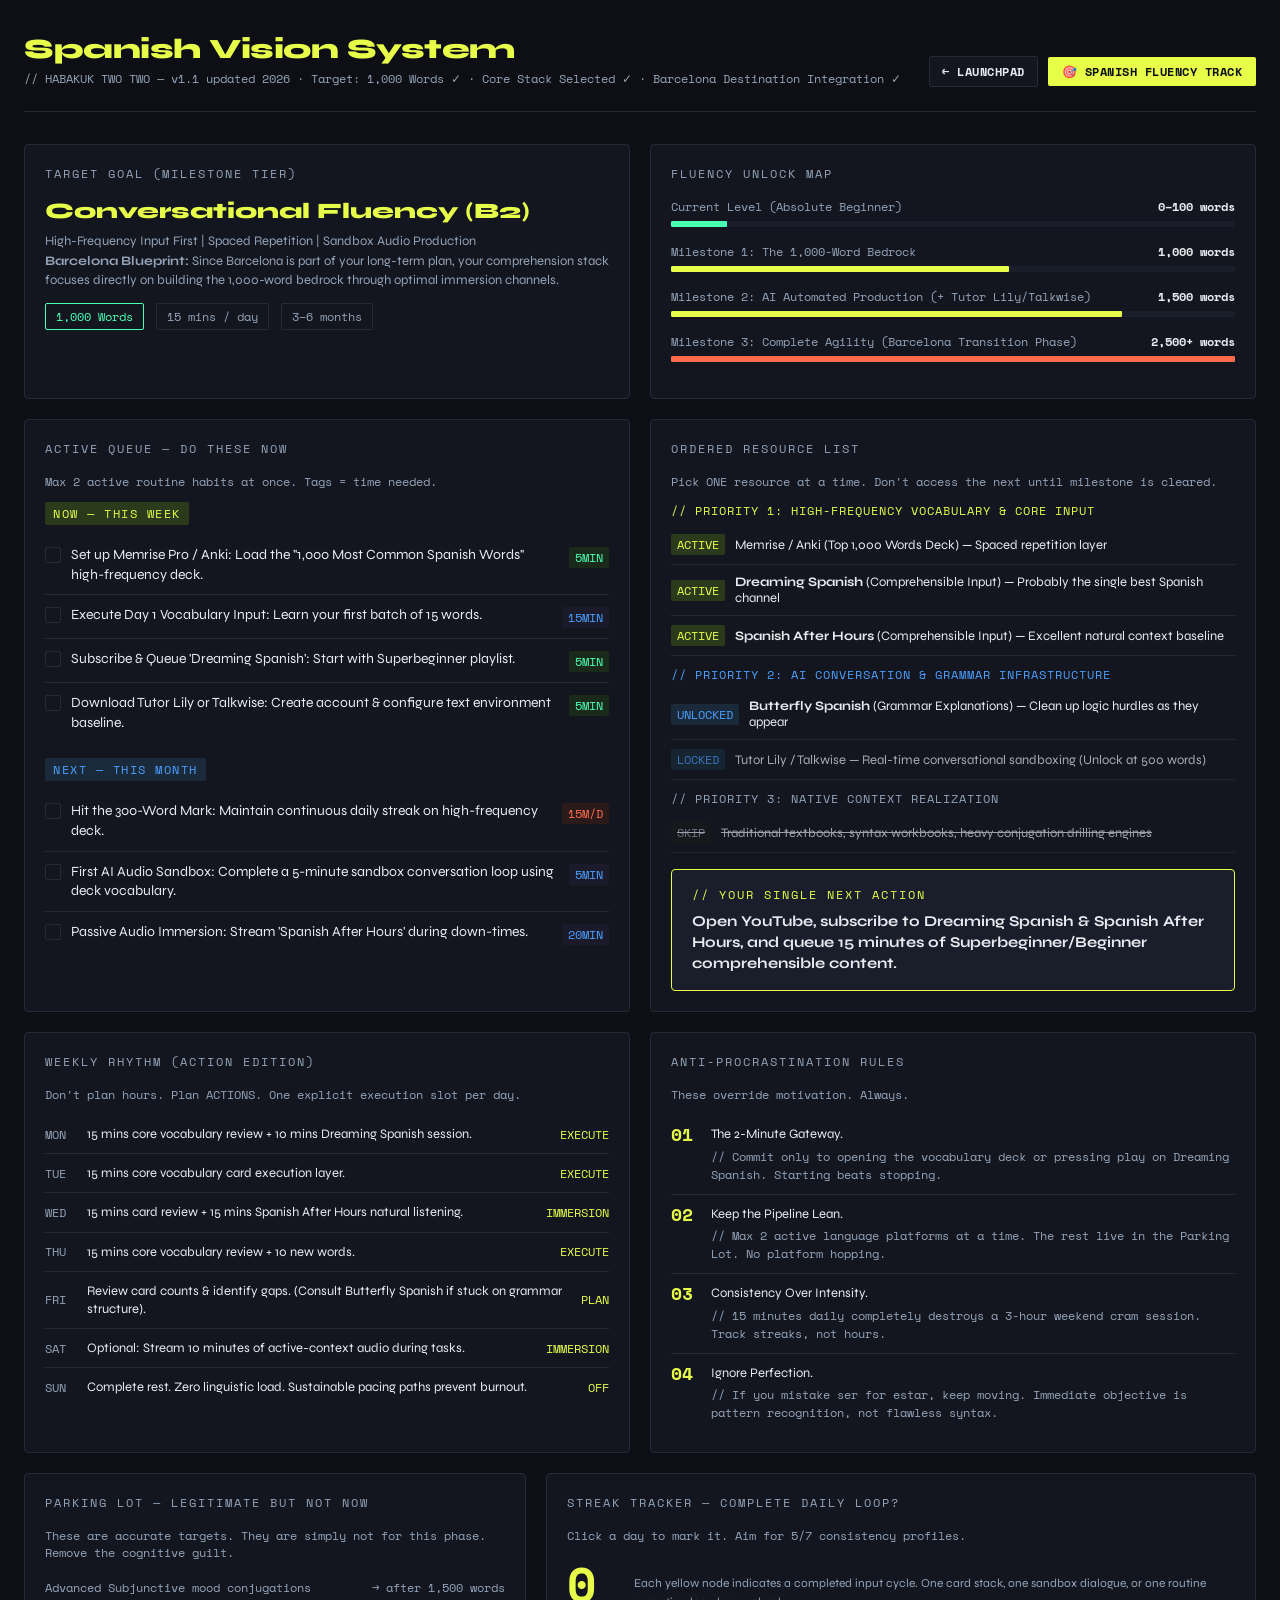
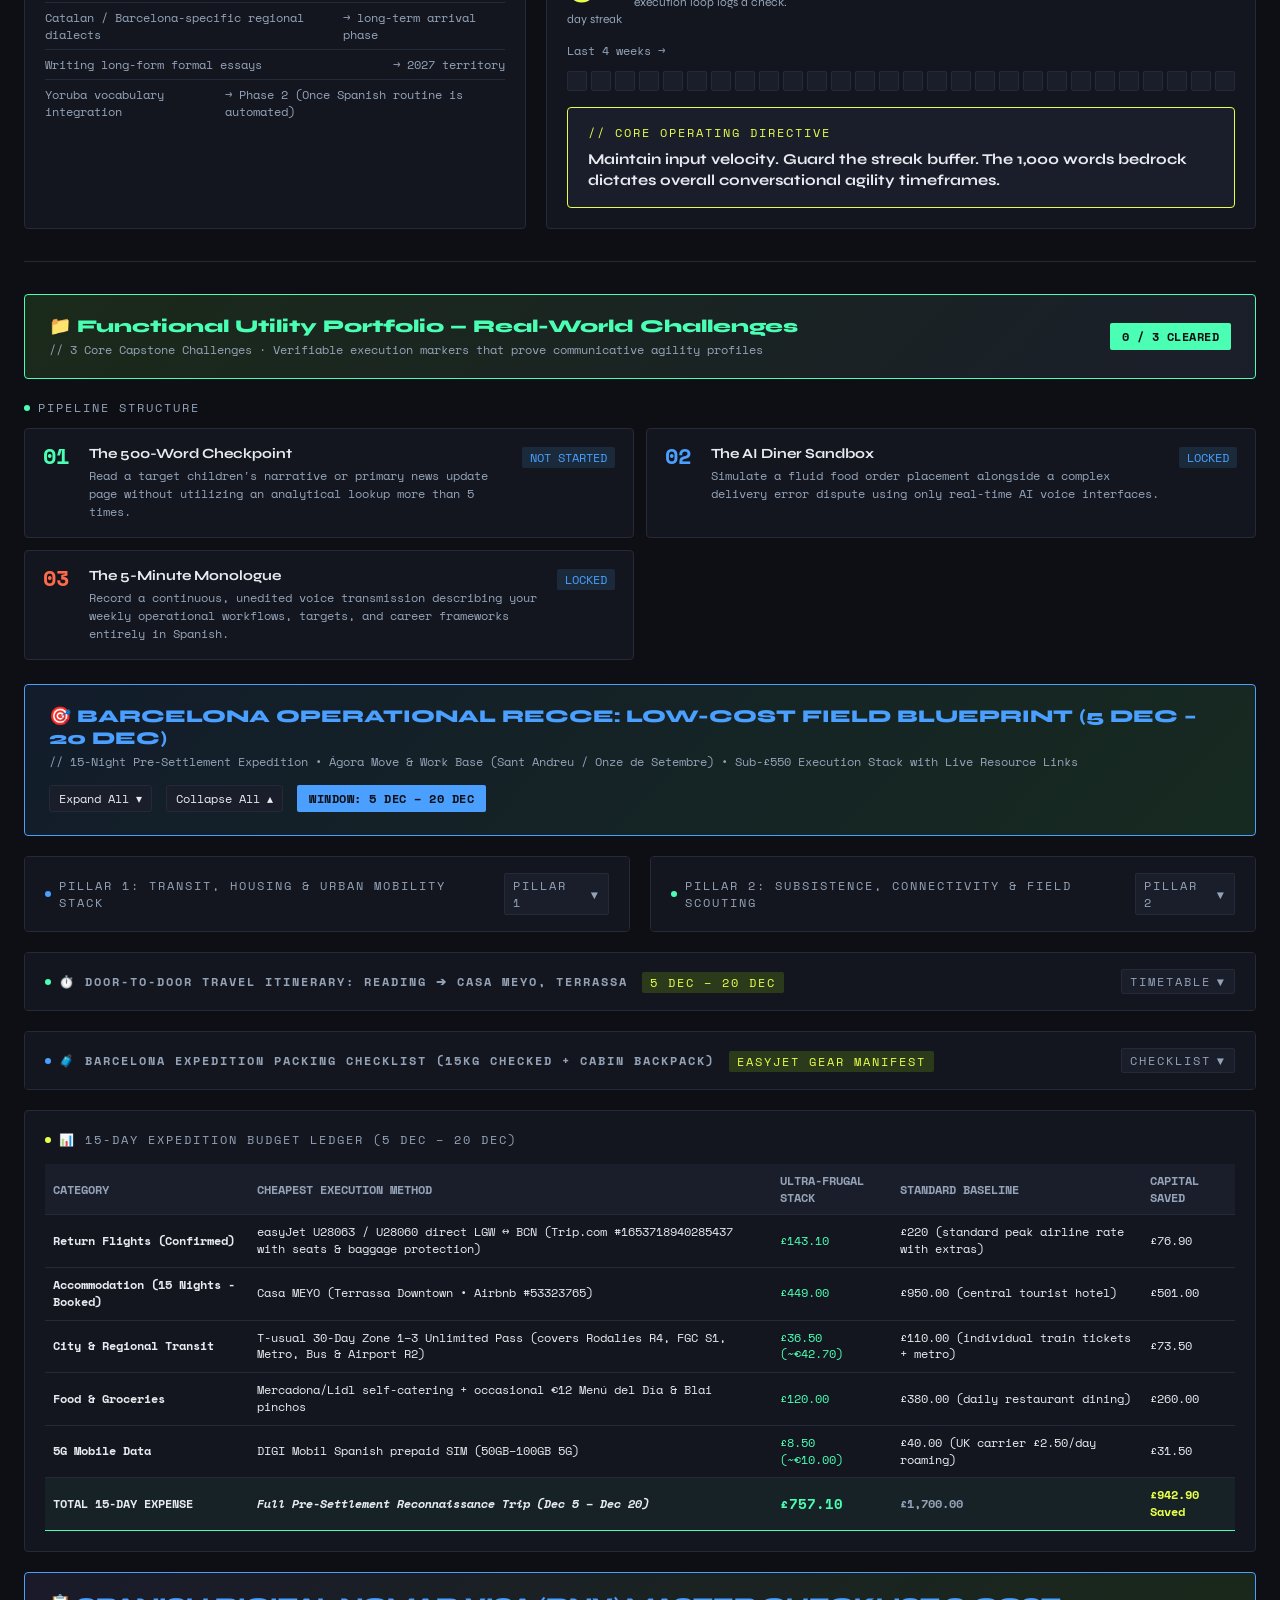
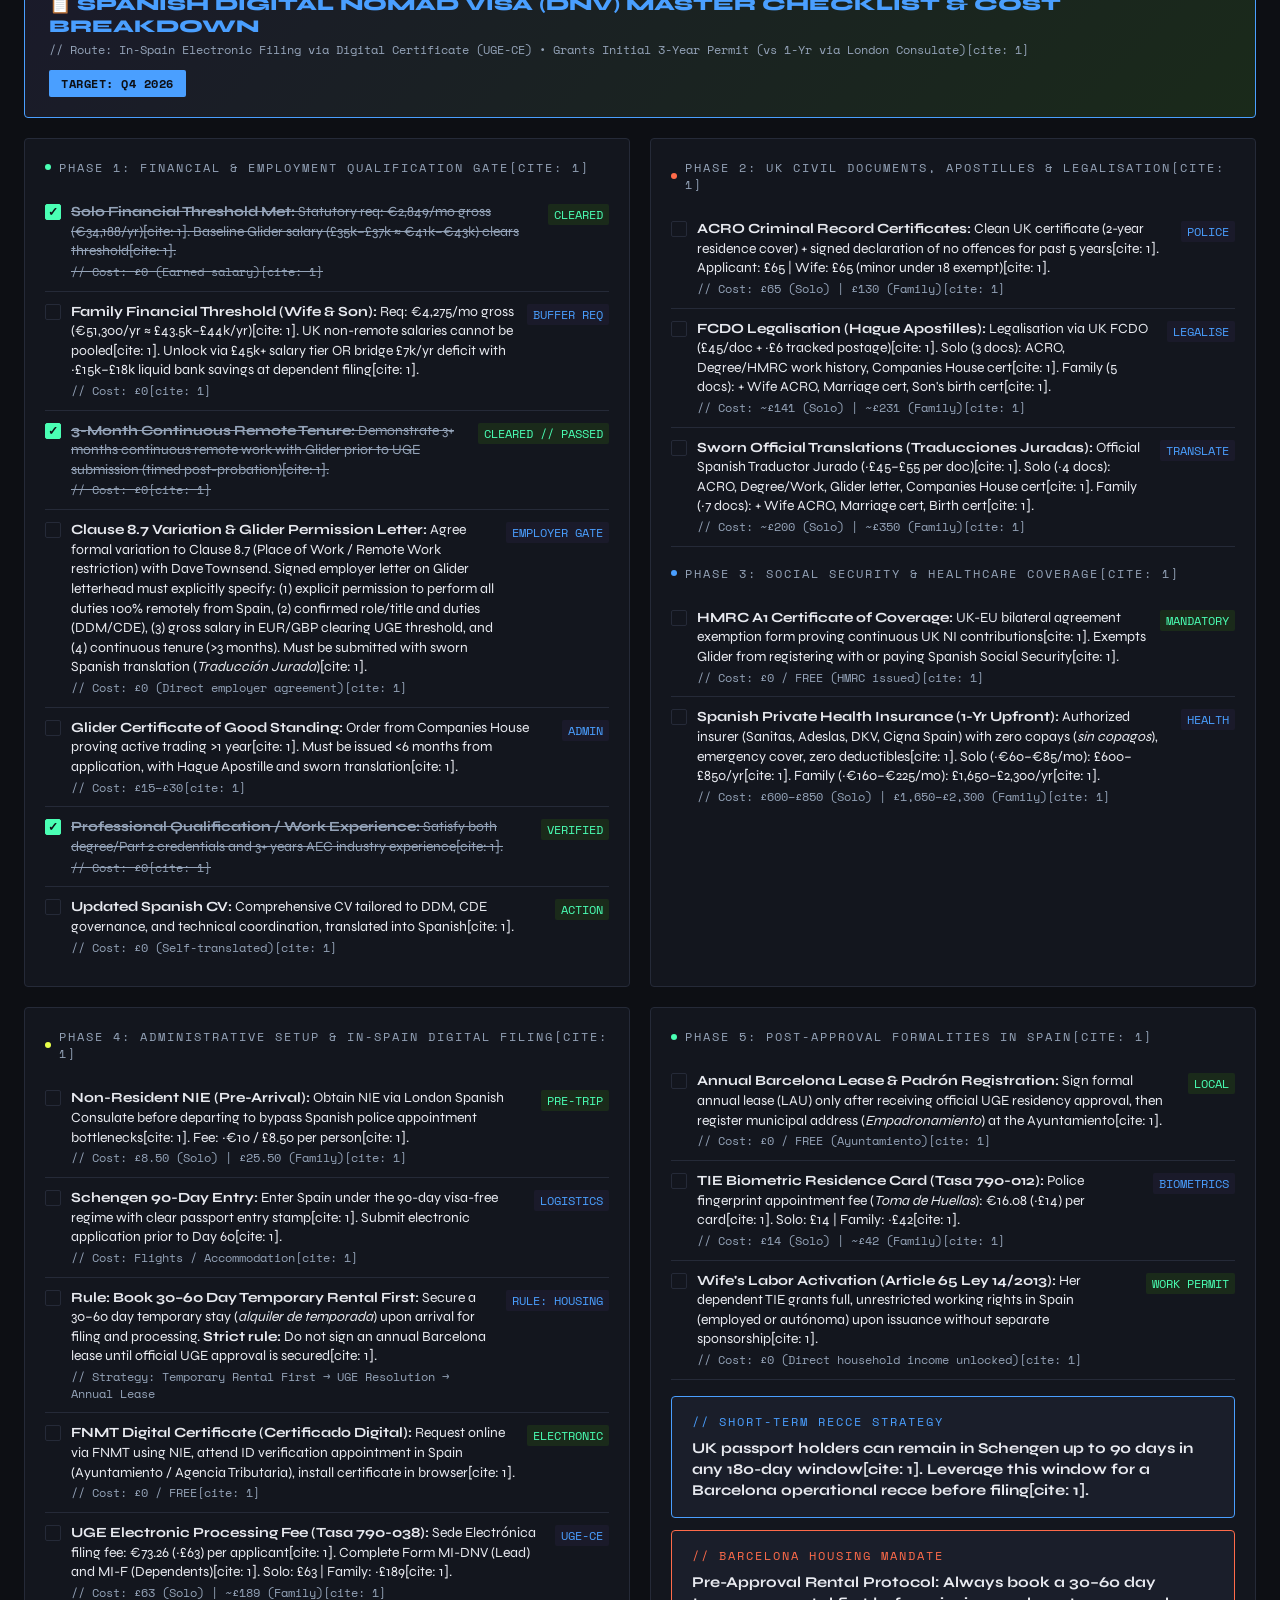
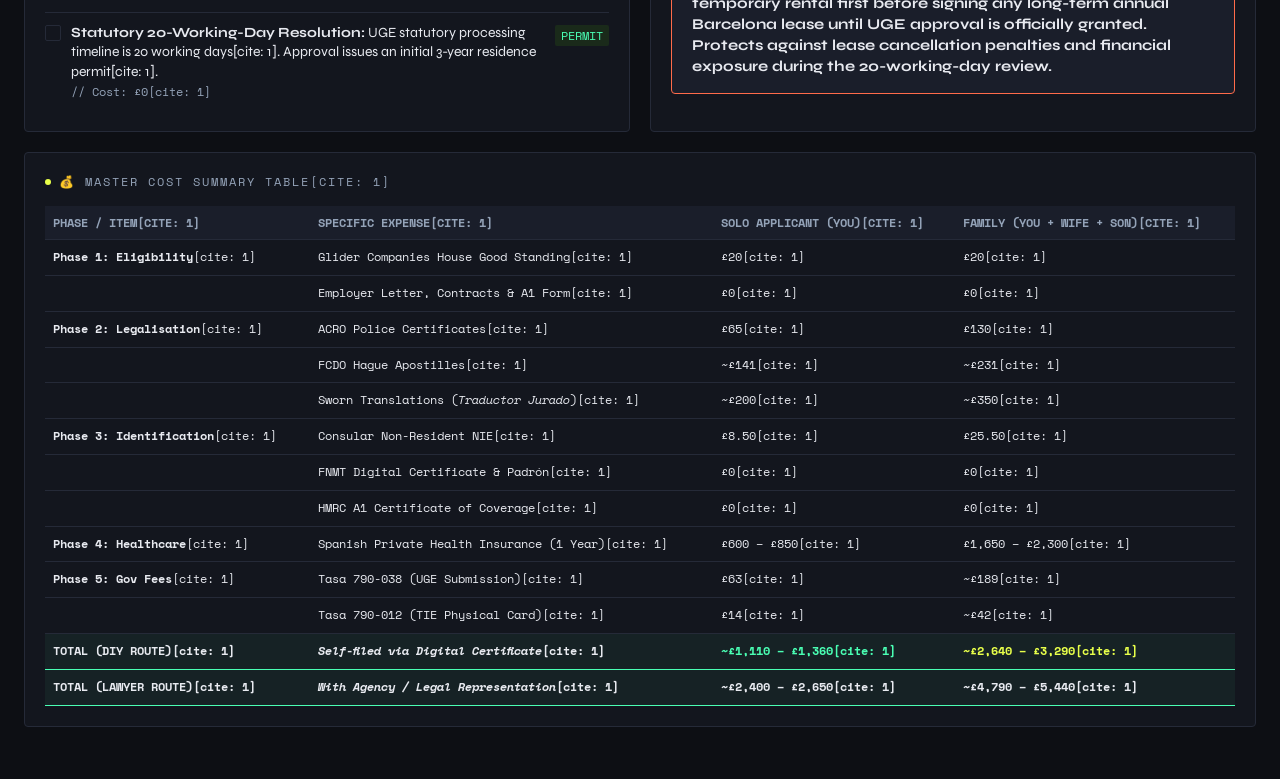
<file: spanish/index.html>
<!DOCTYPE html>
<html lang="en">
<head><meta http-equiv="Content-Type" content="text/html; charset=utf-8"><meta name="viewport" content="width=device-width, initial-scale=1.0">
	<title>Professional Vision System &ndash; Spanish Fluency</title>
	<style type="text/css">@import url('https://fonts.googleapis.com/css2?family=Space+Mono:wght@400;700&family=Syne:wght@400;600;700;800&display=swap');

  :root {
    --bg: #0d0f14;
    --surface: #13161e;
    --surface2: #1a1e2a;
    --border: #252a38;
    --accent: #e8ff4a;
    --accent2: #4affb4;
    --accent3: #ff6b4a;
    --accent4: #4a9fff;
    --text: #e8eaf0;
    --muted: #94a3b8;
    --done: #2a3a2a;
    --done-text: #4affb4;
  }

  * { margin: 0; padding: 0; box-sizing: border-box; }

  body {
    background: var(--bg);
    color: var(--text);
    font-family: 'Syne', sans-serif;
    min-height: 100vh;
    padding: 32px 24px;
  }

  .header {
    border-bottom: 1px solid var(--border);
    padding-bottom: 24px;
    margin-bottom: 32px;
    display: flex;
    justify-content: space-between;
    align-items: flex-end;
    flex-wrap: wrap;
    gap: 12px;
  }

  .header-left h1 {
    font-size: 28px;
    font-weight: 800;
    letter-spacing: -0.5px;
    color: var(--accent);
  }

  .header-left p {
    color: var(--muted);
    font-family: 'Space Mono', monospace;
    font-size: 12px;
    margin-top: 4px;
  }

  .target-badge {
    background: var(--accent);
    color: #0d0f14;
    font-size: 12px;
    font-weight: 700;
    padding: 6px 14px;
    border-radius: 2px;
    font-family: 'Space Mono', monospace;
    text-transform: uppercase;
    letter-spacing: 0.5px;
  }

  .header-actions {
    display: flex;
    align-items: center;
    gap: 10px;
    flex-wrap: wrap;
  }

  .back-btn {
    background: var(--surface);
    color: var(--text);
    border: 1px solid var(--border);
    font-size: 12px;
    font-weight: 700;
    padding: 6px 12px;
    border-radius: 2px;
    font-family: 'Space Mono', monospace;
    text-transform: uppercase;
    letter-spacing: 0.5px;
    text-decoration: none;
    transition: all 0.2s ease;
  }

  .back-btn:hover {
    border-color: var(--accent);
    color: var(--accent);
    background: var(--surface2);
  }

  :target {
    outline: 2px solid var(--accent4);
    outline-offset: 4px;
    background: var(--surface2) !important;
    transition: all 0.3s ease;
  }

  .grid {
    display: grid;
    grid-template-columns: 1fr 1fr;
    gap: 20px;
    margin-bottom: 20px;
  }

  .grid-3 {
    display: grid;
    grid-template-columns: 1fr 1fr 1fr;
    gap: 20px;
    margin-bottom: 20px;
  }

  .full { grid-column: 1 / -1; }

  .card {
    background: var(--surface);
    border: 1px solid var(--border);
    border-radius: 4px;
    padding: 20px;
  }

  .card-title {
    font-size: 12px;
    font-family: 'Space Mono', monospace;
    text-transform: uppercase;
    letter-spacing: 2px;
    color: var(--muted);
    margin-bottom: 16px;
    display: flex;
    align-items: center;
    gap: 8px;
  }

  .card-title .dot {
    width: 6px;
    height: 6px;
    border-radius: 50%;
    background: var(--accent);
    flex-shrink: 0;
  }

  .card-title .dot.green { background: var(--accent2); }
  .card-title .dot.orange { background: var(--accent3); }
  .card-title .dot.blue { background: var(--accent4); }

  .role-name {
    font-size: 22px;
    font-weight: 800;
    color: var(--accent);
    line-height: 1.2;
    margin-bottom: 8px;
  }

  .role-meta {
    display: flex;
    gap: 12px;
    flex-wrap: wrap;
    margin-top: 12px;
  }

  .role-pill {
    font-family: 'Space Mono', monospace;
    font-size: 12px;
    padding: 4px 10px;
    border-radius: 2px;
    border: 1px solid var(--border);
    color: var(--muted);
  }

  .role-pill.highlight {
    border-color: var(--accent2);
    color: var(--accent2);
  }

  .tier { margin-bottom: 16px; }

  .tier-label {
    font-family: 'Space Mono', monospace;
    font-size: 12px;
    text-transform: uppercase;
    letter-spacing: 1.5px;
    padding: 3px 8px;
    border-radius: 2px;
    display: inline-block;
    margin-bottom: 10px;
  }

  .tier-now .tier-label { background: #2a3a1a; color: var(--accent); }
  .tier-next .tier-label { background: #1a2a3a; color: var(--accent4); }
  .tier-later .tier-label { background: #1e1a2a; color: var(--muted); }

  .task-item {
    display: flex;
    align-items: flex-start;
    gap: 10px;
    padding: 10px 0;
    border-bottom: 1px solid var(--border);
    cursor: pointer;
    transition: all 0.2s;
  }

  .task-item:last-child { border-bottom: none; }
  .task-item:hover { background: var(--surface2); margin: 0 -20px; padding: 10px 20px; }

  .checkbox {
    width: 16px;
    height: 16px;
    border: 1.5px solid var(--border);
    border-radius: 2px;
    flex-shrink: 0;
    margin-top: 2px;
    display: flex;
    align-items: center;
    justify-content: center;
    transition: all 0.2s;
  }

  .task-item.done .checkbox { background: var(--done-text); border-color: var(--done-text); }
  .task-item.done .checkbox::after { content: '✓'; font-size: 12px; color: #0d0f14; font-weight: 700; }
  .task-item.done .task-text { text-decoration: line-through; color: var(--muted); }

  .task-text { font-size: 14px; line-height: 1.4; flex: 1; }

  .task-tag {
    font-family: 'Space Mono', monospace;
    font-size: 12px;
    padding: 2px 6px;
    border-radius: 2px;
    text-transform: uppercase;
    flex-shrink: 0;
    margin-top: 2px;
  }

  .tag-5 { background: #1a2a1a; color: var(--accent2); }
  .tag-20 { background: #1a1a2a; color: var(--accent4); }
  .tag-60 { background: #2a1a1a; color: var(--accent3); }

  .day-row { display: flex; align-items: center; gap: 12px; padding: 10px 0; border-bottom: 1px solid var(--border); }
  .day-row:last-child { border-bottom: none; }
  .day-name { font-family: 'Space Mono', monospace; font-size: 12px; color: var(--muted); width: 30px; flex-shrink: 0; }
  .day-action { font-size: 13px; flex: 1; line-height: 1.4; }
  .day-type { font-family: 'Space Mono', monospace; font-size: 12px; color: var(--accent); text-transform: uppercase; flex-shrink: 0; }

  .rule-item { display: flex; gap: 12px; padding: 10px 0; border-bottom: 1px solid var(--border); align-items: flex-start; }
  .rule-item:last-child { border-bottom: none; }
  .rule-num { font-family: 'Space Mono', monospace; font-size: 18px; font-weight: 700; color: var(--accent); flex-shrink: 0; line-height: 1; width: 28px; }
  .rule-text { font-size: 13px; line-height: 1.5; color: var(--text); }
  .rule-sub { display: block; font-size: 12px; color: var(--muted); margin-top: 3px; font-family: 'Space Mono', monospace; }

  .parked-item { font-family: 'Space Mono', monospace; font-size: 12px; color: var(--muted); padding: 6px 0; border-bottom: 1px solid var(--border); display: flex; justify-content: space-between; align-items: center; }
  .parked-item:last-child { border-bottom: none; }
  .parked-item span { font-size: 12px; color: #94a3b8; }

  .salary-bar { margin-bottom: 16px; }
  .salary-label { display: flex; justify-content: space-between; font-size: 12px; color: var(--muted); margin-bottom: 6px; font-family: 'Space Mono', monospace; }
  .salary-label strong { color: var(--text); }
  .bar-track { height: 6px; background: var(--surface2); border-radius: 1px; overflow: hidden; }
  .bar-fill { color: transparent; font-size: 0;  height: 100%; border-radius: 1px; transition: width 1s ease; }
  .bar-fill.green { background: var(--accent2); }
  .bar-fill.yellow { background: var(--accent); }
  .bar-fill.orange { background: var(--accent3); }

  .next-action { background: var(--surface2); border: 1px solid var(--accent); border-radius: 4px; padding: 16px 20px; margin-top: 16px; }
  .next-action-label { font-family: 'Space Mono', monospace; font-size: 12px; text-transform: uppercase; letter-spacing: 2px; color: var(--accent); margin-bottom: 8px; }
  .next-action-text { font-size: 15px; font-weight: 700; line-height: 1.4; }

  .big-num { font-size: 48px; font-weight: 800; color: var(--accent); line-height: 1; font-family: 'Space Mono', monospace; }
  .big-num-label { font-size: 12px; color: var(--muted); margin-top: 4px; }

  .streak-days { display: flex; gap: 4px; margin-top: 12px; }
  .streak-day { width: 20px; height: 20px; border-radius: 2px; background: var(--surface2); border: 1px solid var(--border); cursor: pointer; transition: all 0.15s; }
  .streak-day.active { background: var(--accent); border-color: var(--accent); }
  .streak-day:hover { border-color: var(--accent); }

  .course-row { display: flex; gap: 10px; align-items: center; padding: 9px 0; border-bottom: 1px solid var(--border); font-size: 13px; }
  .course-row:last-child { border-bottom: none; }
  .course-priority { font-family: 'Space Mono', monospace; font-size: 12px; padding: 2px 6px; border-radius: 2px; flex-shrink: 0; min-width: 36px; text-align: center; }
  .p1 { background: #2a3a1a; color: var(--accent); }
  .p2 { background: #1a2a3a; color: var(--accent4); }
  .p3 { background: #1e1a1a; color: var(--muted); }
  .course-name { flex: 1; }

  @media (max-width: 700px) {
    .grid, .grid-3 { grid-template-columns: 1fr; }
    .full { grid-column: 1; }
  }

  .portfolio-header { background: linear-gradient(135deg, #1a2a1a 0%, #1a1e2a 100%); border: 1px solid var(--accent2); border-radius: 4px; padding: 20px 24px; margin-bottom: 20px; display: flex; justify-content: space-between; align-items: center; flex-wrap: wrap; gap: 12px; }
  .portfolio-header h2 { font-size: 18px; font-weight: 800; color: var(--accent2); }
  .portfolio-header p { font-family: 'Space Mono', monospace; font-size: 12px; color: var(--muted); margin-top: 4px; }
  .portfolio-badge { background: var(--accent2); color: #0d0f14; font-size: 12px; font-weight: 700; padding: 5px 12px; border-radius: 2px; font-family: 'Space Mono', monospace; text-transform: uppercase; letter-spacing: 0.5px; flex-shrink: 0; }
  .page-card { background: var(--surface); border: 1px solid var(--border); border-radius: 4px; padding: 16px 18px; display: flex; align-items: flex-start; gap: 14px; transition: border-color 0.2s; }
  .page-card:hover { border-color: var(--accent2); }
  .page-num { font-family: 'Space Mono', monospace; font-size: 22px; font-weight: 700; color: var(--accent2); flex-shrink: 0; line-height: 1; width: 32px; }
  .page-num.blue { color: var(--accent4); }
  .page-num.orange { color: var(--accent3); }
  .page-content { flex: 1; }
  .page-title { font-size: 14px; font-weight: 700; margin-bottom: 4px; line-height: 1.3; }
  .page-sub { font-family: 'Space Mono', monospace; font-size: 12px; color: var(--muted); line-height: 1.5; }
  .page-status { font-family: 'Space Mono', monospace; font-size: 12px; padding: 2px 8px; border-radius: 2px; flex-shrink: 0; margin-top: 2px; }
  .status-done { background: #1a3a1a; color: var(--accent2); }
  .status-fill { background: #1a2a3a; color: var(--accent4); }
  .status-ready { background: #2a3a1a; color: var(--accent); }
  .portfolio-grid { display: grid; grid-template-columns: 1fr 1fr; gap: 12px; margin-bottom: 20px; }
  @media (max-width: 700px) { .portfolio-grid { grid-template-columns: 1fr; } }

  /* Master Cost Table Styling */
  .cost-table {
    width: 100%;
    border-collapse: collapse;
    font-size: 12px;
    margin-top: 14px;
  }
  .cost-table th {
    font-family: 'Space Mono', monospace;
    font-size: 12px;
    text-transform: uppercase;
    text-align: left;
    padding: 8px;
    color: var(--muted);
    border-bottom: 1px solid var(--border);
    background: var(--surface2);
  }
  .cost-table td {
    padding: 9px 8px;
    border-bottom: 1px solid var(--border);
    line-height: 1.4;
    font-family: 'Space Mono', monospace;
  }
  .cost-table tr:last-child td { border-bottom: none; }
  .cost-table tr.total-row {
    background: rgba(74, 255, 180, 0.05);
    font-weight: 700;
  }
  .cost-table tr.total-row td {
    border-top: 1px solid var(--accent2);
    border-bottom: 1px solid var(--accent2);
    color: var(--text);
  }
  @media (max-width: 700px) {
    .cost-table { display: block; overflow-x: auto; }
  }

  /* Recce & Resource Link Styling */
  .recce-link {
    color: var(--accent4);
    text-decoration: none;
    font-weight: 700;
    border-bottom: 1px dotted var(--accent4);
    transition: all 0.2s ease;
  }
  .recce-link:hover {
    color: var(--accent2);
    border-bottom-color: var(--accent2);
  }
  .recce-badge-link {
    display: inline-flex;
    align-items: center;
    gap: 5px;
    background: var(--surface2);
    border: 1px solid var(--border);
    color: var(--text);
    padding: 4px 9px;
    border-radius: 3px;
    font-family: 'Space Mono', monospace;
    font-size: 12px;
    text-decoration: none;
    margin: 3px 6px 3px 0;
    transition: all 0.2s ease;
  }
  .recce-badge-link:hover {
    border-color: var(--accent4);
    color: var(--accent4);
    background: #172033;
    transform: translateY(-1px);
  }
  .recce-badge-link.accent {
    border-color: rgba(74, 255, 180, 0.4);
    color: var(--accent2);
  }
  .recce-badge-link.accent:hover {
    background: #13261e;
    border-color: var(--accent2);
  }

  /* Collapsible Card Dropdowns (Pillars 1 & 2, Itinerary) */
  details.collapsible-card {
    padding: 0;
    overflow: hidden;
    transition: all 0.2s ease;
    align-self: start;
  }
  details.collapsible-card > summary.card-title {
    list-style: none;
    cursor: pointer;
    user-select: none;
    padding: 16px 20px;
    margin-bottom: 0;
    display: flex;
    align-items: center;
    justify-content: space-between;
    background: var(--surface);
    transition: background 0.2s ease;
  }
  details.collapsible-card > summary.card-title::-webkit-details-marker {
    display: none;
  }
  details.collapsible-card > summary.card-title:hover {
    background: var(--surface2);
  }
  details.collapsible-card[open] > summary.card-title {
    border-bottom: 1px solid var(--border);
  }
  details.collapsible-card > .card-body {
    padding: 20px;
  }
  .dropdown-badge {
    font-family: 'Space Mono', monospace;
    font-size: 12px;
    color: var(--muted);
    display: inline-flex;
    align-items: center;
    gap: 6px;
    padding: 3px 8px;
    border-radius: 2px;
    border: 1px solid var(--border);
    background: var(--surface2);
    transition: all 0.2s ease;
  }
  details.collapsible-card:hover .dropdown-badge {
    border-color: var(--accent4);
    color: var(--text);
  }
  .dropdown-arrow {
    display: inline-block;
    transition: transform 0.25s ease;
    font-size: 12px;
  }
  details.collapsible-card[open] .dropdown-arrow {
    transform: rotate(180deg);
  }
	</style>
</head>
<body>
<div class="header">
<div class="header-left">
<h1>Spanish Vision System</h1>

<p>// HABAKUK TWO TWO &mdash; v1.1 updated 2026 &middot; Target: 1,000 Words ✓ &middot; Core Stack Selected ✓ &middot; Barcelona Destination Integration ✓</p>
</div>

<div class="header-actions">
<a href="../index.html" class="back-btn">&larr; Launchpad</a>
<div class="target-badge">🎯 Spanish Fluency Track</div>
</div>
</div>

<div class="grid">
<div class="card">
<div class="card-title">Target Goal (Milestone Tier)</div>

<div class="role-name">Conversational Fluency (B2)</div>

<p style="font-size:13px; color:var(--muted); line-height:1.5;">High-Frequency Input First | Spaced Repetition | Sandbox Audio Production<br />
<strong>Barcelona Blueprint:</strong> Since Barcelona is part of your long-term plan, your comprehension stack focuses directly on building the 1,000-word bedrock through optimal immersion channels.</p>

<div class="role-meta">
<div class="role-pill highlight">1,000 Words</div>

<div class="role-pill">15 mins / day</div>

<div class="role-pill">3&ndash;6 months</div>
</div>
</div>

<div class="card">
<div class="card-title">Fluency Unlock Map</div>

<div class="salary-bar">
<div class="salary-label"><span>Current Level (Absolute Beginner)</span><strong>0&ndash;100 words</strong></div>

<div class="bar-track">
<div class="bar-fill green" style="width:10%">&nbsp;</div>
</div>
</div>

<div class="salary-bar">
<div class="salary-label"><span>Milestone 1: The 1,000-Word Bedrock</span><strong>1,000 words</strong></div>

<div class="bar-track">
<div class="bar-fill yellow" style="width:60%">&nbsp;</div>
</div>
</div>

<div class="salary-bar">
<div class="salary-label"><span>Milestone 2: AI Automated Production (+ Tutor Lily/Talkwise)</span><strong>1,500 words</strong></div>

<div class="bar-track">
<div class="bar-fill yellow" style="width:80%">&nbsp;</div>
</div>
</div>

<div class="salary-bar">
<div class="salary-label"><span>Milestone 3: Complete Agility (Barcelona Transition Phase)</span><strong>2,500+ words</strong></div>

<div class="bar-track">
<div class="bar-fill orange" style="width:100%">&nbsp;</div>
</div>
</div>
</div>
</div>

<div class="grid">
<div class="card">
<div class="card-title">Active Queue &mdash; Do These Now</div>

<p style="font-size: 12px; color:var(--muted); margin-bottom:12px; font-family:'Space Mono',monospace;">Max 2 active routine habits at once. Tags = time needed.</p>

<div class="tier tier-now">
<div class="tier-label">NOW &mdash; This Week</div>

<div class="task-item" onclick="toggle(this)">
<div class="checkbox">&nbsp;</div>

<div class="task-text">Set up Memrise Pro / Anki: Load the &quot;1,000 Most Common Spanish Words&quot; high-frequency deck.</div>

<div class="task-tag tag-5">5min</div>
</div>

<div class="task-item" id="spanish_vocab_input" onclick="toggle(this)" data-status="now" data-task-id="spanish_vocab_input" data-pillar="spanish" data-lever-title="Daily Spanish Vocabulary Input (15 words)" data-lever-desc="1,000 Most Common Spanish Words high-frequency deck (Memrise/Anki)" data-lever-tag="15 MIN">
<div class="checkbox">&nbsp;</div>

<div class="task-text">Execute Day 1 Vocabulary Input: Learn your first batch of 15 words.</div>

<div class="task-tag tag-20">15min</div>
</div>

<div class="task-item" onclick="toggle(this)">
<div class="checkbox">&nbsp;</div>

<div class="task-text">Subscribe &amp; Queue &#39;Dreaming Spanish&#39;: Start with Superbeginner playlist.</div>

<div class="task-tag tag-5">5min</div>
</div>

<div class="task-item" onclick="toggle(this)">
<div class="checkbox">&nbsp;</div>

<div class="task-text">Download Tutor Lily or Talkwise: Create account &amp; configure text environment baseline.</div>

<div class="task-tag tag-5">5min</div>
</div>
</div>

<div class="tier tier-next" style="margin-top:16px;">
<div class="tier-label">NEXT &mdash; This Month</div>

<div class="task-item" onclick="toggle(this)">
<div class="checkbox">&nbsp;</div>

<div class="task-text">Hit the 300-Word Mark: Maintain continuous daily streak on high-frequency deck.</div>

<div class="task-tag tag-60">15m/d</div>
</div>

<div class="task-item" onclick="toggle(this)">
<div class="checkbox">&nbsp;</div>

<div class="task-text">First AI Audio Sandbox: Complete a 5-minute sandbox conversation loop using deck vocabulary.</div>

<div class="task-tag tag-20">5min</div>
</div>

<div class="task-item" onclick="toggle(this)">
<div class="checkbox">&nbsp;</div>

<div class="task-text">Passive Audio Immersion: Stream &#39;Spanish After Hours&#39; during down-times.</div>

<div class="task-tag tag-20">20min</div>
</div>
</div>
</div>

<div class="card">
<div class="card-title">Ordered Resource List</div>

<p style="font-size: 12px; color:var(--muted); margin-bottom:12px; font-family:'Space Mono',monospace;">Pick ONE resource at a time. Don&#39;t access the next until milestone is cleared.</p>

<p style="font-size: 12px; color:var(--accent); font-family:'Space Mono',monospace; margin:10px 0 6px; text-transform:uppercase; letter-spacing:1px;">// Priority 1: High-Frequency Vocabulary &amp; Core Input</p>

<div class="course-row">
<div class="course-priority p1">ACTIVE</div>

<div class="course-name">Memrise / Anki (Top 1,000 Words Deck) &mdash; Spaced repetition layer</div>
</div>

<div class="course-row">
<div class="course-priority p1">ACTIVE</div>

<div class="course-name"><strong>Dreaming Spanish</strong> (Comprehensible Input) &mdash; Probably the single best Spanish channel</div>
</div>

<div class="course-row">
<div class="course-priority p1">ACTIVE</div>

<div class="course-name"><strong>Spanish After Hours</strong> (Comprehensible Input) &mdash; Excellent natural context baseline</div>
</div>

<p style="font-size: 12px; color:var(--accent4); font-family:'Space Mono',monospace; margin:10px 0 6px; text-transform:uppercase; letter-spacing:1px;">// Priority 2: AI Conversation &amp; Grammar Infrastructure</p>

<div class="course-row">
<div class="course-priority p2">UNLOCKED</div>

<div class="course-name"><strong>Butterfly Spanish</strong> (Grammar Explanations) &mdash; Clean up logic hurdles as they appear</div>
</div>

<div class="course-row" style="opacity: 0.7;">
<div class="course-priority p2">LOCKED</div>

<div class="course-name">Tutor Lily / Talkwise &mdash; Real-time conversational sandboxing (Unlock at 500 words)</div>
</div>

<p style="font-size: 12px; color:var(--muted); font-family:'Space Mono',monospace; margin:10px 0 6px; text-transform:uppercase; letter-spacing:1px;">// Priority 3: Native Context Realization</p>

<div class="course-row" style="opacity: 0.65; text-decoration:line-through;">
<div class="course-priority" style="background:#1a1a1a; color:#94a3b8; font-family:'Space Mono',monospace; font-size: 12px; padding:2px 6px; border-radius:2px; flex-shrink:0; min-width:36px; text-align:center;">SKIP</div>

<div class="course-name">Traditional textbooks, syntax workbooks, heavy conjugation drilling engines</div>
</div>

<div class="next-action">
<div class="next-action-label">// your single next action</div>

<div class="next-action-text">Open YouTube, subscribe to Dreaming Spanish &amp; Spanish After Hours, and queue 15 minutes of Superbeginner/Beginner comprehensible content.</div>
</div>
</div>
</div>

<div class="grid">
<div class="card">
<div class="card-title">Weekly Rhythm (Action Edition)</div>

<p style="font-size: 12px; color:var(--muted); margin-bottom:12px; font-family:'Space Mono',monospace;">Don&#39;t plan hours. Plan ACTIONS. One explicit execution slot per day.</p>

<div class="day-row">
<div class="day-name">MON</div>

<div class="day-action">15 mins core vocabulary review + 10 mins Dreaming Spanish session.</div>

<div class="day-type">execute</div>
</div>

<div class="day-row">
<div class="day-name">TUE</div>

<div class="day-action">15 mins core vocabulary card execution layer.</div>

<div class="day-type">execute</div>
</div>

<div class="day-row">
<div class="day-name">WED</div>

<div class="day-action">15 mins card review + 15 mins Spanish After Hours natural listening.</div>

<div class="day-type">immersion</div>
</div>

<div class="day-row">
<div class="day-name">THU</div>

<div class="day-action">15 mins core vocabulary review + 10 new words.</div>

<div class="day-type">execute</div>
</div>

<div class="day-row">
<div class="day-name">FRI</div>

<div class="day-action">Review card counts &amp; identify gaps. (Consult Butterfly Spanish if stuck on grammar structure).</div>

<div class="day-type">plan</div>
</div>

<div class="day-row">
<div class="day-name">SAT</div>

<div class="day-action">Optional: Stream 10 minutes of active-context audio during tasks.</div>

<div class="day-type">immersion</div>
</div>

<div class="day-row">
<div class="day-name">SUN</div>

<div class="day-action">Complete rest. Zero linguistic load. Sustainable pacing paths prevent burnout.</div>

<div class="day-type">off</div>
</div>
</div>

<div class="card">
<div class="card-title">Anti-Procrastination Rules</div>

<p style="font-size: 12px; color:var(--muted); margin-bottom:12px; font-family:'Space Mono',monospace;">These override motivation. Always.</p>

<div class="rule-item">
<div class="rule-num">01</div>

<div class="rule-text">The 2-Minute Gateway.<span class="rule-sub">// Commit only to opening the vocabulary deck or pressing play on Dreaming Spanish. Starting beats stopping.</span></div>
</div>

<div class="rule-item">
<div class="rule-num">02</div>

<div class="rule-text">Keep the Pipeline Lean.<span class="rule-sub">// Max 2 active language platforms at a time. The rest live in the Parking Lot. No platform hopping.</span></div>
</div>

<div class="rule-item">
<div class="rule-num">03</div>

<div class="rule-text">Consistency Over Intensity.<span class="rule-sub">// 15 minutes daily completely destroys a 3-hour weekend cram session. Track streaks, not hours.</span></div>
</div>

<div class="rule-item">
<div class="rule-num">04</div>

<div class="rule-text">Ignore Perfection.<span class="rule-sub">// If you mistake ser for estar, keep moving. Immediate objective is pattern recognition, not flawless syntax.</span></div>
</div>
</div>
</div>

<div class="grid">
<div class="card">
<div class="card-title">Parking Lot &mdash; Legitimate But Not Now</div>

<p style="font-size: 12px; color:var(--muted); margin-bottom:12px; font-family:'Space Mono',monospace;">These are accurate targets. They are simply not for this phase. Remove the cognitive guilt.</p>

<div class="parked-item">Advanced Subjunctive mood conjugations <span>&rarr; after 1,500 words</span></div>

<div class="parked-item">Catalan / Barcelona-specific regional dialects <span>&rarr; long-term arrival phase</span></div>

<div class="parked-item">Writing long-form formal essays <span>&rarr; 2027 territory</span></div>

<div class="parked-item">Yoruba vocabulary integration <span>&rarr; Phase 2 (Once Spanish routine is automated)</span></div>
</div>

<div class="card">
<div class="card-title">Streak Tracker &mdash; Complete Daily Loop?</div>

<p style="font-size: 12px; color:var(--muted); margin-bottom:16px; font-family:'Space Mono',monospace;">Click a day to mark it. Aim for 5/7 consistency profiles.</p>

<div style="display:flex; gap:12px; align-items:center; margin-bottom:16px;">
<div>
<div class="big-num" id="streakCount">0</div>

<div class="big-num-label">day streak</div>
</div>

<div style="flex:1; color:var(--muted); font-size:12px; line-height:1.6;">Each yellow node indicates a completed input cycle. One card stack, one sandbox dialogue, or one routine execution loop logs a check.</div>
</div>

<p style="font-size: 12px; color:var(--muted); font-family:'Space Mono',monospace; margin-bottom:8px;">Last 4 weeks &rarr;</p>

<div class="streak-days" id="streakDays">&nbsp;</div>

<div class="next-action" style="margin-top:16px;">
<div class="next-action-label">// core operating directive</div>

<div class="next-action-text">Maintain input velocity. Guard the streak buffer. The 1,000 words bedrock dictates overall conversational agility timeframes.</div>
</div>
</div>
</div>

<div style="border-top: 1px solid var(--border); margin: 32px 0 24px; padding-top: 32px;">
<div class="portfolio-header">
<div>
<h2>📁 Functional Utility Portfolio &mdash; Real-World Challenges</h2>

<p>// 3 Core Capstone Challenges &middot; Verifiable execution markers that prove communicative agility profiles</p>
</div>

<div class="portfolio-badge">0 / 3 Cleared</div>
</div>

<div class="card-title" style="margin-bottom:12px;"><span class="dot green"></span> Pipeline Structure</div>

<div class="portfolio-grid">
<div class="page-card">
<div class="page-num">01</div>

<div class="page-content">
<div class="page-title">The 500-Word Checkpoint</div>

<div class="page-sub">Read a target children&#39;s narrative or primary news update page without utilizing an analytical lookup more than 5 times.</div>
</div>

<div class="page-status status-fill">NOT STARTED</div>
</div>

<div class="page-card">
<div class="page-num blue">02</div>

<div class="page-content">
<div class="page-title">The AI Diner Sandbox</div>

<div class="page-sub">Simulate a fluid food order placement alongside a complex delivery error dispute using only real-time AI voice interfaces.</div>
</div>

<div class="page-status status-fill">LOCKED</div>
</div>

<div class="page-card">
<div class="page-num orange">03</div>

<div class="page-content">
<div class="page-title">The 5-Minute Monologue</div>

<div class="page-sub">Record a continuous, unedited voice transmission describing your weekly operational workflows, targets, and career frameworks entirely in Spanish.</div>
</div>

<div class="page-status status-fill">LOCKED</div>
</div>
</div>
</div>

<!-- BARCELONA RECCE & PRE-SETTLEMENT EXPEDITION (5 DEC - 20 DEC) -->
  <div class="portfolio-header" style="background: linear-gradient(135deg, #121c2b 0%, #172a20 100%); border-color: var(--accent4); margin-top: 24px; margin-bottom: 20px;">
    <div>
      <h2 style="color: var(--accent4);">🎯 BARCELONA OPERATIONAL RECCE: LOW-COST FIELD BLUEPRINT (5 DEC – 20 DEC)</h2>
      <p>// 15-Night Pre-Settlement Expedition &bull; Ágora Move & Work Base (Sant Andreu / Onze de Setembre) &bull; Sub-£550 Execution Stack with Live Resource Links</p>
    </div>
    <div style="display: flex; gap: 8px; align-items: center; flex-wrap: wrap;">
      <button onclick="toggleAllRecceDropdowns(true)" class="recce-badge-link" style="cursor: pointer; background: var(--surface2); border-color: var(--border);">Expand All ▾</button>
      <button onclick="toggleAllRecceDropdowns(false)" class="recce-badge-link" style="cursor: pointer; background: var(--surface2); border-color: var(--border);">Collapse All ▴</button>
      <div class="portfolio-badge" style="background: var(--accent4); color: #0d0f14;">WINDOW: 5 DEC – 20 DEC</div>
    </div>
  </div>

  <div class="grid">
    <!-- Recce Logistics & Housing (Pillar 1 Dropdown) -->
    <details class="card collapsible-card" id="recce_pillar_1">
      <summary class="card-title">
        <div style="display: flex; align-items: center; gap: 8px;">
          <span class="dot blue"></span>
          <span>Pillar 1: Transit, Housing & Urban Mobility Stack</span>
        </div>
        <div class="dropdown-badge">
          <span>PILLAR 1</span>
          <span class="dropdown-arrow">▼</span>
        </div>
      </summary>
      <div class="card-body">
        <!-- Action Gate: Glider Working From Abroad Request -->
        <div class="task-item done" id="recce_glider_abroad_email" onclick="toggle(this)" data-task-id="recce_glider_abroad_email" data-status="done" data-pillar="dnv" data-lever-title="Glider Working From Abroad Formal Request Email" data-lever-desc="Formal notification approved by Glider (HR/IT & Line Manager)" data-lever-tag="APPROVED">
          <div class="checkbox"></div>
          <div class="task-text">
            <strong style="color: var(--accent2);">Glider Working From Abroad Request — Formally Approved (5 Nov 2026):</strong>
            Formal remote working approval granted in accordance with <em>Glider Working From Abroad – Guidance & Process (v3, Oct 2026)</em>.
            <div style="margin-top: 6px; padding: 10px; background: rgba(0,0,0,0.3); border: 1px solid var(--border); border-radius: 4px; font-size: 12px; line-height: 1.5;">
              <div><strong>To:</strong> <code style="color: var(--accent2);">report@glidertech.com</code> (Business Support: HR, IT & Compliance) &bull; <strong>CC:</strong> <code style="color: var(--accent4);">david.townsend@glidertech.com</code></div>
              <div><strong>Subject:</strong> <code>Formal Request to Work Abroad – Spain (Barcelona) – John Aiyenuro [5 Dec 2026 – 20 Dec 2026]</code></div>
              <div style="margin-top: 4px;"><strong>Trip Duration:</strong> 15 nights / 16 days (&lt;28-day threshold for extended vetting scrutiny; &gt;4 weeks advance notice provided vs 2-week requirement).</div>
              <div><strong>Equipment Specified:</strong> Dell XPS 15 9500 (Serial / Service Tag: <code style="color: var(--accent);">4FYQZ53</code>), 130W USB-C charger, EU adapter, work headset.</div>
              <div><strong>Hours & Connectivity:</strong> 100% UK core business hours (09:00–17:30 GMT / 10:00–18:30 CET). High-speed fiber at base + DIGI Mobil 5G eSIM backup.</div>
              <div><strong>Formal Confirmations:</strong> Probation passed (28/10/2026), no active PIP, mandatory IT security training passed, equipment liability accepted, remote downtime policy agreed, Spain non-sanctions verified.</div>
              <div style="margin-top: 6px; display: flex; gap: 8px; flex-wrap: wrap;">
                <a href="file:///C:/Users/johna/.gemini/antigravity-cli/brain/b1d54445-6f94-47fc-b39d-7031edf7604b/Working_From_Abroad_Request_Barcelona.md" target="_blank" class="recce-badge-link accent">📄 View Composed Markdown Draft</a>
                <a href="file:///G:/My%20Drive/fl%20media/Distribution/download/Glider/Working%20From%20Abroad%20Request%20-%20John%20Aiyenuro%20-%20Barcelona%20Nov%202026.docx" target="_blank" class="recce-badge-link">📝 Exported Word Docx</a>
              </div>
            </div>
            <span class="rule-sub">// Mandatory Compliance Gate &bull; Formally Approved by Glider (5 Nov 2026) &mdash; Ready to book transit & housing</span>
          </div>
          <div class="task-tag tag-20" style="border-color: var(--accent2); color: var(--accent2);">APPROVED</div>
        </div>

        <!-- Master Prerequisite Stack -->
        <div class="task-item done" id="recce_transit_housing" onclick="toggle(this)" data-task-id="recce_transit_housing" data-status="now" data-pillar="dnv" data-lever-title="Pillar 1: Transit, Housing & Urban Mobility Stack" data-lever-desc="Casa MEYO booked & easyJet flights confirmed. Purchase 3-Zone T-usual upon landing at BCN." data-lever-tag="LOCKED // BOOKED">
          <div class="checkbox"></div>
          <div class="task-text">
            <strong style="color: var(--accent2);">Pillar 1 Prerequisite Stack (Transit & Housing Base) &mdash; 100% Booked:</strong>
            easyJet flights confirmed (U28063 / U28060 Sat 5 Dec – Sun 20 Dec, Seat 7A) and accommodation officially booked at <strong>Casa MEYO (Terrassa Downtown &bull; Zone 3 &bull; 15 nights)</strong>. All pre-departure logistical gates cleared; final in-person step is purchasing the 3-Zone T-usual pass (€42.70) upon landing at BCN Terminal 2.
            <span class="rule-sub">// Prerequisite Gate for DNV &bull; Flights & Housing 100% Booked &bull; Arrival Step: buy 3-Zone T-usual at BCN T2</span>
          </div>
          <div class="task-tag tag-5" style="border-color: var(--accent2); color: var(--accent2);">LOCKED // BOOKED</div>
        </div>

        <!-- Flight Route -->
        <div class="task-item done" onclick="toggle(this)" data-task-id="recce_flights">
          <div class="checkbox"></div>
          <div class="task-text">
            <strong style="color: var(--accent2);">Confirmed Flights: easyJet U28063 / U28060 (Trip.com #1653718940285437):</strong>
            Round-trip flights locked for London Gatwick (LGW) &harr; Josep Tarradellas Barcelona-El Prat (BCN). Total paid: £143.10. Seat 7A and 15kg checked luggage confirmed.
            <div style="margin-top: 6px; padding: 10px; background: rgba(0,0,0,0.3); border: 1px solid var(--border); border-radius: 4px; font-size: 12px; line-height: 1.5;">
              <div>✈️ <strong>Outbound (Sat 5 Dec 2026):</strong> easyJet <code>U28063</code> &bull; <strong>Depart:</strong> 09:25 LGW (North Terminal) &bull; <strong>Arrive:</strong> 12:30 CET BCN (Terminal 2) &bull; <strong>PNR:</strong> <code style="color: var(--accent);">KDNHCMQ</code> &bull; <strong>Seat:</strong> <code style="color: var(--accent2);">7A (Window)</code></div>
              <div style="margin-top: 4px;">✈️ <strong>Return (Sun 20 Dec 2026):</strong> easyJet <code>U28060</code> &bull; <strong>Depart:</strong> 21:45 CET BCN (Terminal 2) &bull; <strong>Arrive:</strong> 23:10 GMT LGW (North Terminal) &bull; <strong>PNR:</strong> <code style="color: var(--accent);">KDNHC4X</code> &bull; Duration: 2h 25m</div>
              <div style="margin-top: 4px; color: var(--accent4);">🧳 <strong>Baggage:</strong> 1&times; 15kg Checked Bag + 1&times; Under-seat Personal Item (45&times;36&times;20cm) + Checked Baggage Protection included.</div>
              <div style="margin-top: 4px; color: var(--text);">🚆 <strong>UK Connection:</strong> Direct GWR train from Reading Station straight to London Gatwick Airport (~1h 25m). Depart Reading at ~06:30–06:45 AM to reach Gatwick North by ~08:00 AM.</div>
              <div style="margin-top: 6px; display: flex; flex-wrap: wrap; gap: 8px;">
                <a href="file:///G:/My%20Drive/fl%20media/Distribution/download/E-itinerary.pdf" target="_blank" class="recce-badge-link accent">📄 View E-itinerary PDF</a>
                <a href="file:///G:/My%20Drive/fl%20media/Distribution/download/Gmail%20-%20Seats%20Confirmed.pdf" target="_blank" class="recce-badge-link">💺 Seats Confirmed (7A)</a>
                <a href="file:///G:/My%20Drive/fl%20media/Distribution/download/E-receipt.pdf" target="_blank" class="recce-badge-link">🧾 E-receipt (£143.10)</a>
                <a href="file:///G:/My%20Drive/fl%20media/Distribution/download/Flight%20details.pdf" target="_blank" class="recce-badge-link">📄 Flight Details PDF</a>
              </div>
            </div>
            <span class="rule-sub">// Status: PAID & ISSUED &bull; Booking Ref: 1653718940285437 &bull; Passenger: Oluwaseun Aiyenuro</span>
          </div>
          <div class="task-tag tag-5" style="border-color: var(--accent2); color: var(--accent2);">CONFIRMED</div>
        </div>

        <!-- Housing & Destination Base -->
        <div class="task-item done" onclick="toggle(this)" data-task-id="recce_housing">
          <div class="checkbox"></div>
          <div class="task-text">
            <strong style="color: var(--accent2);">Booked Housing Base: Casa MEYO (Terrassa Downtown):</strong>
            Confirmed 15-night accommodation officially booked (Sat 5 Dec – Sun 20 Dec 2026). Quiet private room with dedicated workspace, desk, door lock, and high-speed Wi-Fi &mdash; ideal for remote Glider delivery management.
            <div style="margin-top: 6px; padding: 10px; background: rgba(0,0,0,0.3); border: 1px solid var(--border); border-radius: 4px; font-size: 12px; line-height: 1.5;">
              <div>🏠 <strong>Listing:</strong> <a href="https://www.airbnb.co.uk/rooms/53323765" target="_blank" style="color: var(--accent);">Casa MEYO. Nice room downtown - Terrassa (Airbnb #53323765)</a></div>
              <div style="margin-top: 4px;">📍 <strong>Location:</strong> Carrer de la Rasa, Terrassa (<strong>Zone 3</strong> &mdash; 5 min walk to Terrassa Estació del Nord).</div>
              <div style="margin-top: 4px; color: var(--accent2);">🚇 <strong>Commute to Ágora Base (~35 mins direct):</strong> Walk 5 mins to Terrassa Estació del Nord, take <strong>Renfe Rodalies R4 direct to Sant Andreu Arenal</strong> with zero line changes! Walk 10 mins down Fabra i Puig to Rambla de l'Onze de Setembre 54.</div>
              <div style="margin-top: 4px; color: var(--accent4);">✈️ <strong>Arrival Connection:</strong> From BCN T2 (12:30 PM), board Rodalies R2 Nord to Barcelona Sants / Clot, transfer to R4 straight to Terrassa Estació del Nord. Fully covered by 3-Zone T-usual.</div>
            </div>
            <span class="rule-sub">// Status: BOOKED & CONFIRMED &bull; Dedicated Desk + Quiet Work Base &bull; 15 Nights</span>
          </div>
          <div class="task-tag tag-5" style="border-color: var(--accent2); color: var(--accent2);">BOOKED</div>
        </div>

        <!-- T-usual Pass & Airport Transit -->
        <div class="task-item" onclick="toggle(this)" data-task-id="recce_transit_tusual">
          <div class="checkbox"></div>
          <div class="task-text">
            <strong>T-usual 3-Zone Unlimited Transit Pass (€42.70) & Airport-to-Base Connection:</strong>
            Purchase at BCN Terminal 2 Metro/Renfe machine on arrival using UK passport number. Grants 30 days unlimited rides across Zones 1, 2, and 3 (covers Rodalies R4, FGC S1, Metro, and Buses).
            <div style="margin-top: 4px; font-size: 12px; color: var(--accent);">
              <strong>Airport-to-Casa MEYO Route:</strong> From BCN T2 arrivals (12:30 PM), board the <strong>Renfe Rodalies R2 Nord</strong> to Sants or Clot, transfer to the <strong>R4 straight to Terrassa Estació del Nord</strong>. Daily commute on co-working days is a direct 35-min ride on the R4 into Sant Andreu Arenal.
            </div>
            <div style="margin-top: 6px;">
              <a href="https://www.tmb.cat/en/barcelona-fares-metro-bus/single-and-travel-cards/t-usual" target="_blank" rel="noopener" class="recce-badge-link accent">🚇 TMB T-usual Portal</a>
              <a href="https://rodalies.gencat.cat/" target="_blank" rel="noopener" class="recce-badge-link">Renfe Rodalies (R4 Line)</a>
            </div>
            <span class="rule-sub">// Total Transport Cost for entire 16 days: €42.70 (~£36.50) &bull; Unlimited 3-Zone Pass</span>
          </div>
          <div class="task-tag tag-5">UNLIMITED 3-ZONE</div>
        </div>
      </div>
    </details>

    <!-- Subsistence, Banking & Reconnaissance (Pillar 2 Dropdown) -->
    <details class="card collapsible-card" id="recce_pillar_2">
      <summary class="card-title">
        <div style="display: flex; align-items: center; gap: 8px;">
          <span class="dot green"></span>
          <span>Pillar 2: Subsistence, Connectivity & Field Scouting</span>
        </div>
        <div class="dropdown-badge">
          <span>PILLAR 2</span>
          <span class="dropdown-arrow">▼</span>
        </div>
      </summary>
      <div class="card-body">
        <div class="task-item" onclick="toggle(this)" data-task-id="recce_groceries">
          <div class="checkbox"></div>
          <div class="task-text">
            <strong>Grocery Self-Catering & Strategic Dining:</strong> Anchor food budget at €40–€50/week via Spanish supermarket staples (Mercadona, Lidl, Dia) for breakfast and light dinners.
            <div style="margin-top: 4px; font-size: 12px; color: var(--muted); line-height: 1.4;">
              <strong>Cheap Eating-Out Hacks:</strong> Enjoy lunchtime <em>Menú del Día</em> at neighborhood bodegas (€11–€14 for 3 full courses + wine/water); graze pinchos along Carrer de Blai in Poble Sec (€1.50–€2.50 per pincho); and hit 100 Montaditos for €1–€1.50 promotions.
            </div>
            <div style="margin-top: 6px;">
              <a href="https://www.mercadona.es/" target="_blank" rel="noopener" class="recce-badge-link">🛒 Mercadona</a>
              <a href="https://www.lidl.es/" target="_blank" rel="noopener" class="recce-badge-link">Lidl España</a>
              <a href="https://www.dia.es/" target="_blank" rel="noopener" class="recce-badge-link">Dia Supermercados</a>
              <a href="https://maps.google.com/?q=Carrer+de+Blai+Barcelona" target="_blank" rel="noopener" class="recce-badge-link">📍 Carrer de Blai (Poble Sec)</a>
              <a href="https://spain.100montaditos.com/" target="_blank" rel="noopener" class="recce-badge-link">100 Montaditos Deals</a>
            </div>
            <span class="rule-sub">// Target Cost: ~£170 – £200 total food spend for 24 days</span>
          </div>
          <div class="task-tag tag-5">FOOD</div>
        </div>

        <div class="task-item" onclick="toggle(this)" data-task-id="recce_sim_fx">
          <div class="checkbox"></div>
          <div class="task-text">
            <strong>Local 5G Connectivity & Zero-Fee Banking:</strong> Bypass UK carrier £2.50/day roaming fees. Grab a Spanish prepaid SIM (DIGI Mobil or Vodafone) for 50GB–100GB 5G data at €10, or install an eSIM before landing.
            <div style="margin-top: 4px; font-size: 12px; color: var(--accent3);">
              <strong>ATM & Payment Rule:</strong> Use Revolut or Monzo with zero FX fees. In terminals and ATMs, ALWAYS choose <em>"Charge in EUR without conversion"</em>. Avoid standalone yellow/blue Euronet kiosks.
            </div>
            <div style="margin-top: 6px;">
              <a href="https://www.digimobil.es/" target="_blank" rel="noopener" class="recce-badge-link accent">📶 DIGI Mobil España (€10 SIM)</a>
              <a href="https://www.airalo.com/" target="_blank" rel="noopener" class="recce-badge-link">Airalo eSIM</a>
              <a href="https://www.revolut.com/" target="_blank" rel="noopener" class="recce-badge-link">Revolut</a>
              <a href="https://www.monzo.com/" target="_blank" rel="noopener" class="recce-badge-link">Monzo</a>
            </div>
            <span class="rule-sub">// Total Connectivity & Banking Fees: ~£9 – £12</span>
          </div>
          <div class="task-tag tag-20">FINANCE/DATA</div>
        </div>

        <div class="task-item" onclick="toggle(this)" data-task-id="recce_field_scouting">
          <div class="checkbox"></div>
          <div class="task-text">
            <strong>Field Scouting & High-Value Free Culture:</strong> Use the 24 days for active operational reconnaissance: test neighborhood fiber/Wi-Fi speeds for remote Glider deliverables, time public transit routes, and map local Ayuntamiento offices.
            <div style="margin-top: 4px; font-size: 12px; color: var(--muted); line-height: 1.4;">
              <strong>Free Cultural Windows:</strong> Sunday Dec 6 (first Sunday + Constitution Day weekend) offers 100% free museum admission with prior online reservation. Panoramic sunset scouting at Bunkers del Carmel & Montjuïc Castle.
            </div>
            <div style="margin-top: 6px;">
              <a href="https://museupicassobcn.cat/en" target="_blank" rel="noopener" class="recce-badge-link">🎨 Museu Picasso (Free Slot)</a>
              <a href="https://www.mnac.cat/en" target="_blank" rel="noopener" class="recce-badge-link">MNAC Montjuïc</a>
              <a href="https://www.barcelona.cat/en" target="_blank" rel="noopener" class="recce-badge-link">📍 Bunkers del Carmel (Viewpoint)</a>
            </div>
            <span class="rule-sub">// Cost: £0 (Free cultural & neighborhood inspection)</span>
          </div>
          <div class="task-tag tag-5">SCOUTING</div>
        </div>
      </div>
    </details>
  </div>

  <!-- Comprehensive Door-to-Door Travel Itinerary Dropdown Card -->
  <details class="card full collapsible-card" style="margin-bottom: 20px;" id="recce_travel_itinerary">
    <summary class="card-title">
      <div style="display: flex; align-items: center; gap: 8px; flex-wrap: wrap;">
        <span class="dot green"></span>
        <span style="font-weight: 700;">⏱️ DOOR-TO-DOOR TRAVEL ITINERARY: READING ➔ CASA MEYO, TERRASSA</span>
        <span class="page-status status-ready" style="margin-left: 6px;">5 DEC – 20 DEC</span>
      </div>
      <div class="dropdown-badge">
        <span>TIMETABLE</span>
        <span class="dropdown-arrow">▼</span>
      </div>
    </summary>
    <div class="card-body">
      <div style="font-size: 12px; color: var(--muted); font-family: 'Space Mono', monospace; margin-top: 4px; margin-bottom: 14px;">
        // Complete transit timetable &bull; UK Rail (Reading ➔ LGW) &bull; easyJet U28063 (Seat 7A) &bull; Rodalies R2 Nord &bull; Sants transfer &bull; Rodalies R4 to Terrassa Estació del Nord
      </div>

      <!-- Outbound Journey Timeline Table -->
      <div style="margin-bottom: 20px;">
        <div style="font-family: 'Space Mono', monospace; font-size: 12px; color: var(--accent2); text-transform: uppercase; margin-bottom: 8px; font-weight: 700; display: flex; align-items: center; gap: 6px;">
          🛫 Outbound Journey: Saturday 5 December 2026 (Reading ➔ Casa MEYO)
        </div>
        <table class="cost-table">
          <thead>
            <tr>
              <th style="width: 140px;">Estimated Time</th>
              <th style="width: 160px;">Segment / Leg</th>
              <th>Operator & Connection Details</th>
              <th style="width: 180px;">Action / Checkpoint</th>
            </tr>
          </thead>
          <tbody>
            <tr>
              <td style="color: var(--accent4);">05:40 – 06:00 GMT</td>
              <td><strong>Reading Home ➔ Station</strong></td>
              <td>Local walk or short cab from home base to Reading Station.</td>
              <td><span class="role-pill">DEPART HOME</span></td>
            </tr>
            <tr>
              <td style="color: var(--accent4);">06:05 – 07:30 GMT</td>
              <td><strong>Reading ➔ Gatwick Airport</strong></td>
              <td>Great Western Railway (GWR) direct train from Reading to Gatwick Airport (~1h 25m).</td>
              <td>Arrive Gatwick South Station</td>
            </tr>
            <tr>
              <td style="color: var(--accent4);">07:35 – 07:45 GMT</td>
              <td><strong>South ➔ North Terminal</strong></td>
              <td>Free Gatwick Inter-Terminal Monorail shuttle (2-minute ride, departs every 3 mins).</td>
              <td>Transfer to North Terminal</td>
            </tr>
            <tr>
              <td style="color: var(--accent4);">07:45 – 08:30 GMT</td>
              <td><strong>Bag Drop & Security</strong></td>
              <td>easyJet Bag Drop at Gatwick North. Drop 15kg checked luggage (closes at 08:45 GMT sharp). Clear security screening.</td>
              <td><span class="role-pill highlight">BAG DROP (15KG)</span></td>
            </tr>
            <tr>
              <td style="color: var(--accent4);">08:45 – 09:15 GMT</td>
              <td><strong>Boarding Gate</strong></td>
              <td>easyJet Flight <code>U28063</code> gate opens. Boarding with 1x under-seat personal bag.</td>
              <td>Seat <code>7A (Window)</code></td>
            </tr>
            <tr>
              <td style="color: var(--accent2);">09:25 GMT – 12:30 CET</td>
              <td><strong>Flight U28063 (LGW ➔ BCN)</strong></td>
              <td>Non-stop direct flight to Barcelona-El Prat (Terminal 2). Duration: 2h 05m. <em>(+1 hour time change to CET)</em>.</td>
              <td><span class="role-pill highlight" style="border-color: var(--accent2); color: var(--accent2);">IN FLIGHT</span></td>
            </tr>
            <tr>
              <td style="color: var(--accent4);">12:30 – 13:15 CET</td>
              <td><strong>Arrival & Baggage Reclaim</strong></td>
              <td>Josep Tarradellas BCN Terminal 2. Non-EU border control / passport stamp, collect 15kg bag at carousel.</td>
              <td>Border Control & Baggage</td>
            </tr>
            <tr>
              <td style="color: var(--accent4);">13:15 – 13:30 CET</td>
              <td><strong>T-usual 3-Zone Purchase</strong></td>
              <td>Walk covered footbridge to Aeroport Renfe Station. At ticket vending machine, select <strong>T-usual (Zone 3)</strong> for €42.70 (+ €0.50 card fee), enter UK passport number.</td>
              <td><span class="role-pill" style="border-color: var(--accent); color: var(--accent);">BUY 3-ZONE PASS</span></td>
            </tr>
            <tr>
              <td style="color: var(--accent4);">13:38 – 13:57 CET</td>
              <td><strong>Airport ➔ Barcelona Sants</strong></td>
              <td>Renfe Rodalies <strong>R2 Nord</strong> (train departs every 30 mins: 13:38 or 14:08). Direct 19-minute train to Sants.</td>
              <td>R2 Nord Train (Covered)</td>
            </tr>
            <tr>
              <td style="color: var(--accent4);">14:00 – 14:15 CET</td>
              <td><strong>Transfer at Sants</strong></td>
              <td>Inside Barcelona Sants, follow signs to Rodalies platforms for <strong>R4 Line</strong> (direction: Terrassa / Manresa).</td>
              <td>Transfer to Line R4</td>
            </tr>
            <tr>
              <td style="color: var(--accent4);">14:15 – 15:02 CET</td>
              <td><strong>Sants ➔ Terrassa</strong></td>
              <td>Renfe Rodalies <strong>R4</strong> direct to <strong>Terrassa Estació del Nord</strong> (~47 mins). Passes through Plaça Catalunya, Arc de Triomf, and Sant Andreu Arenal.</td>
              <td>R4 Train to Terrassa</td>
            </tr>
            <tr>
              <td style="color: var(--accent4);">15:05 – 15:15 CET</td>
              <td><strong>Terrassa Station ➔ Casa MEYO</strong></td>
              <td>Exit Terrassa Estació del Nord. 5-minute easy walk (400m) straight down Carrer del Nord into Carrer de la Rasa.</td>
              <td>Walk to Accommodation</td>
            </tr>
            <tr style="background: rgba(74, 255, 180, 0.05);">
              <td style="color: var(--accent2); font-weight: 700;">15:15 – 15:30 CET</td>
              <td><strong style="color: var(--accent2);">Arrive at Casa MEYO</strong></td>
              <td>Check into Casa MEYO (Carrer de la Rasa, Terrassa). Settle into private locked bedroom, connect Dell XPS 15 to Wi-Fi, test desk setup.</td>
              <td><span class="role-pill highlight" style="border-color: var(--accent2); color: var(--accent2); font-weight: 700;">BASE ESTABLISHED</span></td>
            </tr>
          </tbody>
        </table>
      </div>

      <!-- Return Journey Breakdown -->
      <div>
        <div style="font-family: 'Space Mono', monospace; font-size: 12px; color: var(--accent4); text-transform: uppercase; margin-bottom: 8px; font-weight: 700; display: flex; align-items: center; gap: 6px;">
          🛬 Return Journey: Sunday 20 December 2026 (Casa MEYO ➔ Reading)
        </div>
        <table class="cost-table">
          <thead>
            <tr>
              <th style="width: 140px;">Estimated Time</th>
              <th style="width: 160px;">Segment / Leg</th>
              <th>Operator & Connection Details</th>
              <th style="width: 180px;">Action / Checkpoint</th>
            </tr>
          </thead>
          <tbody>
            <tr>
              <td style="color: var(--accent4);">17:30 – 17:40 CET</td>
              <td><strong>Casa MEYO ➔ Terrassa Station</strong></td>
              <td>Check out of room, 5-minute walk to Terrassa Estació del Nord.</td>
              <td>Depart Casa MEYO</td>
            </tr>
            <tr>
              <td style="color: var(--accent4);">17:45 – 18:32 CET</td>
              <td><strong>Terrassa ➔ Barcelona Sants</strong></td>
              <td>Renfe Rodalies <strong>R4</strong> train to Barcelona Sants (~47 mins). Covered by 3-Zone T-usual.</td>
              <td>R4 Train to Sants</td>
            </tr>
            <tr>
              <td style="color: var(--accent4);">18:40 – 19:05 CET</td>
              <td><strong>Sants ➔ BCN Terminal 2</strong></td>
              <td>Transfer to Rodalies <strong>R2 Nord</strong> direct to Aeroport Terminal 2 (~19 mins). Covered by 3-Zone T-usual.</td>
              <td>R2 Nord to Airport</td>
            </tr>
            <tr>
              <td style="color: var(--accent4);">19:15 – 20:30 CET</td>
              <td><strong>Bag Drop & Airport Security</strong></td>
              <td>Drop 15kg checked suitcase at easyJet T2 bag drop desks (closes 21:05 CET). Clear airport security and passport control.</td>
              <td><span class="role-pill highlight">BAG DROP & SECURITY</span></td>
            </tr>
            <tr>
              <td style="color: var(--accent2);">21:45 CET – 23:10 GMT</td>
              <td><strong>Flight U28060 (BCN ➔ LGW)</strong></td>
              <td>easyJet flight <code>U28060</code> direct to London Gatwick (North Terminal). Flight duration ~2h 25m.</td>
              <td><span class="role-pill highlight" style="border-color: var(--accent2); color: var(--accent2);">IN FLIGHT</span></td>
            </tr>
            <tr>
              <td style="color: var(--accent4);">23:10 – 23:55 GMT</td>
              <td><strong>LGW Arrival & Return Rail</strong></td>
              <td>Passport e-gates, baggage reclaim at Gatwick North, transit monorail to South Station, rail connection back to Reading.</td>
              <td><span class="role-pill">RETURN HOME</span></td>
            </tr>
          </tbody>
        </table>
      </div>
    </div>
  </details>

  <!-- Expedition Packing Checklist Dropdown Card -->
  <details class="card full collapsible-card" style="margin-bottom: 20px;" id="recce_packing_checklist">
    <summary class="card-title">
      <div style="display: flex; align-items: center; gap: 8px; flex-wrap: wrap;">
        <span class="dot blue"></span>
        <span style="font-weight: 700;">🧳 BARCELONA EXPEDITION PACKING CHECKLIST (15KG CHECKED + CABIN BACKPACK)</span>
        <span class="page-status status-ready" style="margin-left: 6px;">EASYJET GEAR MANIFEST</span>
      </div>
      <div class="dropdown-badge">
        <span>CHECKLIST</span>
        <span class="dropdown-arrow">▼</span>
      </div>
    </summary>
    <div class="card-body">
      <div style="font-size: 12px; color: var(--muted); font-family: 'Space Mono', monospace; margin-top: 4px; margin-bottom: 14px;">
        // Categorized gear manifest &bull; EasyJet cabin allowance (Under-seat 45&times;36&times;20cm) + 15kg checked luggage &bull; Glider compliance verified
      </div>

      <!-- Section 1: Cabin Backpack / Glider Work Tech Stack -->
      <div style="margin-bottom: 18px;">
        <div style="font-family: 'Space Mono', monospace; font-size: 12px; color: var(--accent); text-transform: uppercase; margin-bottom: 8px; font-weight: 700; display: flex; align-items: center; gap: 6px;">
          💻 Cabin Backpack: Work Tech & Compliance (Must Stay in Personal Item)
        </div>
        <div class="task-item" onclick="toggle(this)" data-task-id="pack_tech_laptop">
          <div class="checkbox"></div>
          <div class="task-text">
            <strong>Dell XPS 15 9500 (Serial / Service Tag: <code>4FYQZ53</code>):</strong> Glider primary production machine. Specified in approved remote request.
          </div>
          <div class="task-tag tag-5">CORE TECH</div>
        </div>
        <div class="task-item" onclick="toggle(this)" data-task-id="pack_tech_charger">
          <div class="checkbox"></div>
          <div class="task-text">
            <strong>130W USB-C Charger & Heavy-Duty Cable:</strong> Official Dell power supply + European plug adapters (Type C / Type F Europlug, 2 units).
          </div>
          <div class="task-tag tag-5">POWER</div>
        </div>
        <div class="task-item" onclick="toggle(this)" data-task-id="pack_tech_headset">
          <div class="checkbox"></div>
          <div class="task-text">
            <strong>Noise-Cancelling Work Headset:</strong> Certified audio/mic for client coordination & Microsoft Teams meetings during core hours.
          </div>
          <div class="task-tag tag-5">AUDIO</div>
        </div>
        <div class="task-item" onclick="toggle(this)" data-task-id="pack_tech_peripherals">
          <div class="checkbox"></div>
          <div class="task-text">
            <strong>Travel Peripherals & Dongles:</strong> Compact wireless mouse, mousepad, USB-C multi-port hub (HDMI, USB-A), and short Ethernet patch cable.
          </div>
          <div class="task-tag tag-5">ACCESSORIES</div>
        </div>
        <div class="task-item" onclick="toggle(this)" data-task-id="pack_tech_powerbank">
          <div class="checkbox"></div>
          <div class="task-text">
            <strong>10,000–20,000 mAh Power Bank (Aviation Rule):</strong> Lithium battery must remain in under-seat cabin baggage; prohibited in checked luggage.
          </div>
          <div class="task-tag tag-5">CABIN ONLY</div>
        </div>
      </div>

      <!-- Section 2: Critical Travel Documents & Banking -->
      <div style="margin-bottom: 18px;">
        <div style="font-family: 'Space Mono', monospace; font-size: 12px; color: var(--accent2); text-transform: uppercase; margin-bottom: 8px; font-weight: 700; display: flex; align-items: center; gap: 6px;">
          🛂 Critical Documents, ID & Zero-FX Banking
        </div>
        <div class="task-item" onclick="toggle(this)" data-task-id="pack_doc_passport">
          <div class="checkbox"></div>
          <div class="task-text">
            <strong>Valid UK Passport:</strong> Valid for &gt;6 months from departure date. Kept in secure zipped internal backpack compartment.
          </div>
          <div class="task-tag tag-5">IDENTITY</div>
        </div>
        <div class="task-item" onclick="toggle(this)" data-task-id="pack_doc_flight_hotel">
          <div class="checkbox"></div>
          <div class="task-text">
            <strong>easyJet Boarding Pass & Casa MEYO Reservation:</strong> Printed + offline PDFs on phone. (easyJet PNR: <code>KDNHCMQ</code> / <code>KDNHC4X</code>; Terrassa address handy for border control).
          </div>
          <div class="task-tag tag-5">RESERVATIONS</div>
        </div>
        <div class="task-item" onclick="toggle(this)" data-task-id="pack_doc_glider">
          <div class="checkbox"></div>
          <div class="task-text">
            <strong>Glider Remote Working Approval Printout:</strong> Formal approval email/policy for proof of employment and business trip legitimacy if requested.
          </div>
          <div class="task-tag tag-5">COMPLIANCE</div>
        </div>
        <div class="task-item" onclick="toggle(this)" data-task-id="pack_doc_cards">
          <div class="checkbox"></div>
          <div class="task-text">
            <strong>Revolut & Monzo Cards (Plus UK Backup):</strong> Zero-FX payment cards set up on Apple Pay/Google Wallet; physical cards in RFID-blocking wallet.
          </div>
          <div class="task-tag tag-5">BANKING</div>
        </div>
        <div class="task-item" onclick="toggle(this)" data-task-id="pack_doc_insurance">
          <div class="checkbox"></div>
          <div class="task-text">
            <strong>GHIC / EHIC Medical Card & Travel Insurance:</strong> Proof of emergency healthcare coverage across EU territory.
          </div>
          <div class="task-tag tag-5">HEALTHCARE</div>
        </div>
      </div>

      <!-- Section 3: Checked Luggage (15kg Suitcase) - Clothing & Layering -->
      <div style="margin-bottom: 18px;">
        <div style="font-family: 'Space Mono', monospace; font-size: 12px; color: var(--accent4); text-transform: uppercase; margin-bottom: 8px; font-weight: 700; display: flex; align-items: center; gap: 6px;">
          🧥 15kg Checked Suitcase: Clothing & Catalonia Winter Layering (7°C–16°C)
        </div>
        <div class="task-item" onclick="toggle(this)" data-task-id="pack_cloth_outerwear">
          <div class="checkbox"></div>
          <div class="task-text">
            <strong>Outerwear (Winter Jacket + Compact Rain Layer):</strong> Medium-weight warm winter jacket/overcoat + packable windbreaker or travel umbrella for rain.
          </div>
          <div class="task-tag tag-20">OUTERWEAR</div>
        </div>
        <div class="task-item" onclick="toggle(this)" data-task-id="pack_cloth_work">
          <div class="checkbox"></div>
          <div class="task-text">
            <strong>Video Call Tops (4–5 shirts/polos):</strong> Smart collared shirts, dark polos, and neat knitwear for video calls with David Townsend/Glider clients.
          </div>
          <div class="task-tag tag-20">WORKWEAR</div>
        </div>
        <div class="task-item" onclick="toggle(this)" data-task-id="pack_cloth_layers">
          <div class="checkbox"></div>
          <div class="task-text">
            <strong>Mid-Layers & Bottoms (7–8 day rotation):</strong> 3–4 sweaters/jumpers, 3–4 pairs of comfortable chinos/trousers/dark jeans (in-house laundry at base).
          </div>
          <div class="task-tag tag-20">ROTATION</div>
        </div>
        <div class="task-item" onclick="toggle(this)" data-task-id="pack_cloth_home">
          <div class="checkbox"></div>
          <div class="task-text">
            <strong>Home Loungewear & Warm Sleepwear:</strong> Thermal base layer or warm pyjamas + house sliders/slippers (Spanish apartment tile floors are cold in Dec).
          </div>
          <div class="task-tag tag-20">BASE LIVING</div>
        </div>
        <div class="task-item" onclick="toggle(this)" data-task-id="pack_cloth_shoes">
          <div class="checkbox"></div>
          <div class="task-text">
            <strong>Footwear:</strong> 1 pair broken-in cushioned walking trainers (for 10,000+ daily steps scouting Terrassa/Sant Andreu) + 1 pair smart-casual shoes.
          </div>
          <div class="task-tag tag-20">SHOES</div>
        </div>
        <div class="task-item" onclick="toggle(this)" data-task-id="pack_cloth_underwear">
          <div class="checkbox"></div>
          <div class="task-text">
            <strong>Underwear & Socks (8–10 sets):</strong> Breathable cotton underwear and cushioned warm socks.
          </div>
          <div class="task-tag tag-20">ESSENTIALS</div>
        </div>
      </div>

      <!-- Section 4: Toiletries, Health & Field Scouting Kit -->
      <div>
        <div style="font-family: 'Space Mono', monospace; font-size: 12px; color: var(--accent3); text-transform: uppercase; margin-bottom: 8px; font-weight: 700; display: flex; align-items: center; gap: 6px;">
          🧴 Toiletries, First-Aid & Reconnaissance Kit
        </div>
        <div class="task-item" onclick="toggle(this)" data-task-id="pack_toil_washbag">
          <div class="checkbox"></div>
          <div class="task-text">
            <strong>Washbag & Grooming:</strong> Toothbrush, toothpaste, deodorant, hair/beard trimmer & charger, moisturizer, lip balm (aircon/breeze protection).
          </div>
          <div class="task-tag tag-5">GROOMING</div>
        </div>
        <div class="task-item" onclick="toggle(this)" data-task-id="pack_toil_meds">
          <div class="checkbox"></div>
          <div class="task-text">
            <strong>Travel Pharmacy & Health:</strong> Paracetamol, Ibuprofen, throat lozenges, Imodium, blister plasters (Compeed), daily vitamins & hydration tablets.
          </div>
          <div class="task-tag tag-5">FIRST AID</div>
        </div>
        <div class="task-item" onclick="toggle(this)" data-task-id="pack_scout_tote">
          <div class="checkbox"></div>
          <div class="task-text">
            <strong>Reusable Grocery Tote & Water Bottle:</strong> Supermarkets (Mercadona, Lidl) charge for plastic bags; reusable bottle for base hydration.
          </div>
          <div class="task-tag tag-5">DAILY UTILITY</div>
        </div>
        <div class="task-item" onclick="toggle(this)" data-task-id="pack_scout_apps">
          <div class="checkbox"></div>
          <div class="task-text">
            <strong>Field Scouting Offline Apps:</strong> Google Maps (download offline Terrassa & Barcelona areas), TMB App, Renfe Rodalies, Dreaming Spanish, Google Translate (offline Spanish).
          </div>
          <div class="task-tag tag-5">OFFLINE APPS</div>
        </div>
      </div>
    </div>
  </details>

  <!-- 15-Day Recce Expense Ledger Card -->
  <div class="card full" style="margin-bottom: 20px;">
    <div class="card-title"><span class="dot yellow"></span>📊 15-DAY EXPEDITION BUDGET LEDGER (5 DEC – 20 DEC)</div>
    <table class="cost-table">
      <thead>
        <tr>
          <th>Category</th>
          <th>Cheapest Execution Method</th>
          <th>Ultra-Frugal Stack</th>
          <th>Standard Baseline</th>
          <th>Capital Saved</th>
        </tr>
      </thead>
      <tbody>
        <tr>
          <td><strong>Return Flights (Confirmed)</strong></td>
          <td>easyJet U28063 / U28060 direct LGW &harr; BCN (Trip.com #1653718940285437 with seats & baggage protection)</td>
          <td style="color: var(--accent2);">£143.10</td>
          <td>£220 (standard peak airline rate with extras)</td>
          <td>£76.90</td>
        </tr>
        <tr>
          <td><strong>Accommodation (15 Nights - Booked)</strong></td>
          <td>Casa MEYO (Terrassa Downtown &bull; Airbnb #53323765)</td>
          <td style="color: var(--accent2);">£449.00</td>
          <td>£950.00 (central tourist hotel)</td>
          <td>£501.00</td>
        </tr>
        <tr>
          <td><strong>City & Regional Transit</strong></td>
          <td>T-usual 30-Day Zone 1–3 Unlimited Pass (covers Rodalies R4, FGC S1, Metro, Bus & Airport R2)</td>
          <td style="color: var(--accent2);">£36.50 (~€42.70)</td>
          <td>£110.00 (individual train tickets + metro)</td>
          <td>£73.50</td>
        </tr>
        <tr>
          <td><strong>Food & Groceries</strong></td>
          <td>Mercadona/Lidl self-catering + occasional €12 Menú del Día & Blai pinchos</td>
          <td style="color: var(--accent2);">£120.00</td>
          <td>£380.00 (daily restaurant dining)</td>
          <td>£260.00</td>
        </tr>
        <tr>
          <td><strong>5G Mobile Data</strong></td>
          <td>DIGI Mobil Spanish prepaid SIM (50GB–100GB 5G)</td>
          <td style="color: var(--accent2);">£8.50 (~€10.00)</td>
          <td>£40.00 (UK carrier £2.50/day roaming)</td>
          <td>£31.50</td>
        </tr>
        <tr class="total-row">
          <td><strong>TOTAL 15-DAY EXPENSE</strong></td>
          <td><em>Full Pre-Settlement Reconnaissance Trip (Dec 5 – Dec 20)</em></td>
          <td style="color: var(--accent2); font-size: 14px;"><strong>£757.10</strong></td>
          <td style="color: var(--muted);">£1,700.00</td>
          <td style="color: var(--accent);"><strong>£942.90 Saved</strong></td>
        </tr>
      </tbody>
    </table>
  </div>

  <!-- INTEGRATED MASTER DNV SECTION -->
  <div class="portfolio-header" style="background: linear-gradient(135deg, #1a1a2a 0%, #1a2a1a 100%); border-color: var(--accent4);">
    <div>
      <h2 style="color: var(--accent4);">📋 SPANISH DIGITAL NOMAD VISA (DNV) MASTER CHECKLIST & COST BREAKDOWN</h2>
      <p>// Route: In-Spain Electronic Filing via Digital Certificate (UGE-CE) &bull; Grants Initial 3-Year Permit (vs 1-Yr via London Consulate)[cite: 1]</p>
    </div>
    <div class="portfolio-badge" style="background: var(--accent4);">TARGET: Q4 2026</div>
  </div>

  <div class="grid">
    <!-- Phase 1 -->
    <div class="card">
      <div class="card-title"><span class="dot green"></span>Phase 1: Financial & Employment Qualification Gate[cite: 1]</div>
      <div class="task-item done" onclick="toggle(this)" data-task-id="dnv_solo_financial">
        <div class="checkbox"></div>
        <div class="task-text">
          <strong>Solo Financial Threshold Met:</strong> Statutory req: €2,849/mo gross (€34,188/yr)[cite: 1]. Baseline Glider salary (£35k–£37k &approx; €41k–€43k) clears threshold[cite: 1].
          <span class="rule-sub">// Cost: £0 (Earned salary)[cite: 1]</span>
        </div>
        <div class="task-tag tag-5">CLEARED</div>
      </div>
      <div class="task-item" onclick="toggle(this)" data-task-id="dnv_family_financial">
        <div class="checkbox"></div>
        <div class="task-text">
          <strong>Family Financial Threshold (Wife & Son):</strong> Req: €4,275/mo gross (€51,300/yr &approx; £43.5k–£44k/yr)[cite: 1]. UK non-remote salaries cannot be pooled[cite: 1]. Unlock via £45k+ salary tier OR bridge £7k/yr deficit with ~£15k–£18k liquid bank savings at dependent filing[cite: 1].
          <span class="rule-sub">// Cost: £0[cite: 1]</span>
        </div>
        <div class="task-tag tag-20">BUFFER REQ</div>
      </div>
      <div class="task-item done" onclick="toggle(this)" data-task-id="dnv_tenure">
        <div class="checkbox"></div>
        <div class="task-text">
          <strong>3-Month Continuous Remote Tenure:</strong> Demonstrate 3+ months continuous remote work with Glider prior to UGE submission (timed post-probation)[cite: 1].
          <span class="rule-sub">// Cost: £0[cite: 1]</span>
        </div>
        <div class="task-tag tag-5">CLEARED // PASSED</div>
      </div>
      <div class="task-item" id="dnv_clause_perm_letter" onclick="toggle(this)" data-task-id="dnv_clause_perm_letter">
        <div class="checkbox"></div>
        <div class="task-text">
          <strong>Clause 8.7 Variation & Glider Permission Letter:</strong> Agree formal variation to Clause 8.7 (Place of Work / Remote Work restriction) with Dave Townsend. Signed employer letter on Glider letterhead must explicitly specify: (1) explicit permission to perform all duties 100% remotely from Spain, (2) confirmed role/title and duties (DDM/CDE), (3) gross salary in EUR/GBP clearing UGE threshold, and (4) continuous tenure (&gt;3 months). Must be submitted with sworn Spanish translation (<em>Traducción Jurada</em>)[cite: 1].
          <span class="rule-sub">// Cost: £0 (Direct employer agreement)[cite: 1]</span>
        </div>
        <div class="task-tag tag-20">EMPLOYER GATE</div>
      </div>
      <div class="task-item" onclick="toggle(this)" data-task-id="dnv_glider_good_standing">
        <div class="checkbox"></div>
        <div class="task-text">
          <strong>Glider Certificate of Good Standing:</strong> Order from Companies House proving active trading &gt;1 year[cite: 1]. Must be issued &lt;6 months from application, with Hague Apostille and sworn translation[cite: 1].
          <span class="rule-sub">// Cost: £15–£30[cite: 1]</span>
        </div>
        <div class="task-tag tag-20">ADMIN</div>
      </div>
      <div class="task-item done" onclick="toggle(this)" data-task-id="dnv_prof_qual">
        <div class="checkbox"></div>
        <div class="task-text">
          <strong>Professional Qualification / Work Experience:</strong> Satisfy both degree/Part 2 credentials and 3+ years AEC industry experience[cite: 1].
          <span class="rule-sub">// Cost: £0[cite: 1]</span>
        </div>
        <div class="task-tag tag-5">VERIFIED</div>
      </div>
      <div class="task-item" onclick="toggle(this)" data-task-id="dnv_spanish_cv">
        <div class="checkbox"></div>
        <div class="task-text">
          <strong>Updated Spanish CV:</strong> Comprehensive CV tailored to DDM, CDE governance, and technical coordination, translated into Spanish[cite: 1].
          <span class="rule-sub">// Cost: £0 (Self-translated)[cite: 1]</span>
        </div>
        <div class="task-tag tag-5">ACTION</div>
      </div>
    </div>

    <!-- Phase 2 -->
    <div class="card">
      <div class="card-title"><span class="dot orange"></span>Phase 2: UK Civil Documents, Apostilles & Legalisation[cite: 1]</div>
      <div class="task-item" onclick="toggle(this)" data-task-id="dnv_acro_checks">
        <div class="checkbox"></div>
        <div class="task-text">
          <strong>ACRO Criminal Record Certificates:</strong> Clean UK certificate (2-year residence cover) + signed declaration of no offences for past 5 years[cite: 1]. Applicant: £65 | Wife: £65 (minor under 18 exempt)[cite: 1].
          <span class="rule-sub">// Cost: £65 (Solo) | £130 (Family)[cite: 1]</span>
        </div>
        <div class="task-tag tag-20">POLICE</div>
      </div>
      <div class="task-item" onclick="toggle(this)" data-task-id="dnv_fcdo_apostilles">
        <div class="checkbox"></div>
        <div class="task-text">
          <strong>FCDO Legalisation (Hague Apostilles):</strong> Legalisation via UK FCDO (£45/doc + ~£6 tracked postage)[cite: 1]. Solo (3 docs): ACRO, Degree/HMRC work history, Companies House cert[cite: 1]. Family (5 docs): + Wife ACRO, Marriage cert, Son's birth cert[cite: 1].
          <span class="rule-sub">// Cost: ~£141 (Solo) | ~£231 (Family)[cite: 1]</span>
        </div>
        <div class="task-tag tag-20">LEGALISE</div>
      </div>
      <div class="task-item" onclick="toggle(this)" data-task-id="dnv_sworn_translations">
        <div class="checkbox"></div>
        <div class="task-text">
          <strong>Sworn Official Translations (Traducciones Juradas):</strong> Official Spanish Traductor Jurado (~£45–£55 per doc)[cite: 1]. Solo (~4 docs): ACRO, Degree/Work, Glider letter, Companies House cert[cite: 1]. Family (~7 docs): + Wife ACRO, Marriage cert, Birth cert[cite: 1].
          <span class="rule-sub">// Cost: ~£200 (Solo) | ~£350 (Family)[cite: 1]</span>
        </div>
        <div class="task-tag tag-20">TRANSLATE</div>
      </div>

      <div style="margin-top: 18px;">
        <div class="card-title"><span class="dot blue"></span>Phase 3: Social Security & Healthcare Coverage[cite: 1]</div>
        <div class="task-item" onclick="toggle(this)" data-task-id="dnv_hmrc_a1">
          <div class="checkbox"></div>
          <div class="task-text">
            <strong>HMRC A1 Certificate of Coverage:</strong> UK-EU bilateral agreement exemption form proving continuous UK NI contributions[cite: 1]. Exempts Glider from registering with or paying Spanish Social Security[cite: 1].
            <span class="rule-sub">// Cost: £0 / FREE (HMRC issued)[cite: 1]</span>
          </div>
          <div class="task-tag tag-5">MANDATORY</div>
        </div>
        <div class="task-item" onclick="toggle(this)" data-task-id="dnv_private_insurance">
          <div class="checkbox"></div>
          <div class="task-text">
            <strong>Spanish Private Health Insurance (1-Yr Upfront):</strong> Authorized insurer (Sanitas, Adeslas, DKV, Cigna Spain) with zero copays (<em>sin copagos</em>), emergency cover, zero deductibles[cite: 1]. Solo (~€60–€85/mo): £600–£850/yr[cite: 1]. Family (~€160–€225/mo): £1,650–£2,300/yr[cite: 1].
            <span class="rule-sub">// Cost: £600–£850 (Solo) | £1,650–£2,300 (Family)[cite: 1]</span>
          </div>
          <div class="task-tag tag-20">HEALTH</div>
        </div>
      </div>
    </div>
  </div>

  <div class="grid">
    <!-- Phase 4 -->
    <div class="card">
      <div class="card-title"><span class="dot"></span>Phase 4: Administrative Setup & In-Spain Digital Filing[cite: 1]</div>
      <div class="task-item" onclick="toggle(this)" data-task-id="dnv_london_nie">
        <div class="checkbox"></div>
        <div class="task-text">
          <strong>Non-Resident NIE (Pre-Arrival):</strong> Obtain NIE via London Spanish Consulate before departing to bypass Spanish police appointment bottlenecks[cite: 1]. Fee: ~€10 / £8.50 per person[cite: 1].
          <span class="rule-sub">// Cost: £8.50 (Solo) | £25.50 (Family)[cite: 1]</span>
        </div>
        <div class="task-tag tag-5">PRE-TRIP</div>
      </div>
      <div class="task-item" onclick="toggle(this)" data-task-id="dnv_schengen_entry">
        <div class="checkbox"></div>
        <div class="task-text">
          <strong>Schengen 90-Day Entry:</strong> Enter Spain under the 90-day visa-free regime with clear passport entry stamp[cite: 1]. Submit electronic application prior to Day 60[cite: 1].
          <span class="rule-sub">// Cost: Flights / Accommodation[cite: 1]</span>
        </div>
        <div class="task-tag tag-20">LOGISTICS</div>
      </div>
      <div class="task-item" onclick="toggle(this)" data-task-id="dnv_temp_rental_rule">
        <div class="checkbox"></div>
        <div class="task-text">
          <strong>Rule: Book 30–60 Day Temporary Rental First:</strong> Secure a 30–60 day temporary stay (<em>alquiler de temporada</em>) upon arrival for filing and processing. <strong>Strict rule:</strong> Do not sign an annual Barcelona lease until official UGE approval is secured[cite: 1].
          <span class="rule-sub">// Strategy: Temporary Rental First &rarr; UGE Resolution &rarr; Annual Lease</span>
        </div>
        <div class="task-tag tag-20">RULE: HOUSING</div>
      </div>
      <div class="task-item" onclick="toggle(this)" data-task-id="dnv_fnmt_cert">
        <div class="checkbox"></div>
        <div class="task-text">
          <strong>FNMT Digital Certificate (Certificado Digital):</strong> Request online via FNMT using NIE, attend ID verification appointment in Spain (Ayuntamiento / Agencia Tributaria), install certificate in browser[cite: 1].
          <span class="rule-sub">// Cost: £0 / FREE[cite: 1]</span>
        </div>
        <div class="task-tag tag-5">ELECTRONIC</div>
      </div>
      <div class="task-item" onclick="toggle(this)" data-task-id="dnv_uge_submission">
        <div class="checkbox"></div>
        <div class="task-text">
          <strong>UGE Electronic Processing Fee (Tasa 790-038):</strong> Sede Electrónica filing fee: €73.26 (~£63) per applicant[cite: 1]. Complete Form MI-DNV (Lead) and MI-F (Dependents)[cite: 1]. Solo: £63 | Family: ~£189[cite: 1].
          <span class="rule-sub">// Cost: £63 (Solo) | ~£189 (Family)[cite: 1]</span>
        </div>
        <div class="task-tag tag-20">UGE-CE</div>
      </div>
      <div class="task-item" onclick="toggle(this)" data-task-id="dnv_uge_resolution">
        <div class="checkbox"></div>
        <div class="task-text">
          <strong>Statutory 20-Working-Day Resolution:</strong> UGE statutory processing timeline is 20 working days[cite: 1]. Approval issues an initial 3-year residence permit[cite: 1].
          <span class="rule-sub">// Cost: £0[cite: 1]</span>
        </div>
        <div class="task-tag tag-5">PERMIT</div>
      </div>
    </div>

    <!-- Phase 5 -->
    <div class="card">
      <div class="card-title"><span class="dot green"></span>Phase 5: Post-Approval Formalities in Spain[cite: 1]</div>
      <div class="task-item" onclick="toggle(this)" data-task-id="dnv_padron_reg">
        <div class="checkbox"></div>
        <div class="task-text">
          <strong>Annual Barcelona Lease & Padrón Registration:</strong> Sign formal annual lease (LAU) only after receiving official UGE residency approval, then register municipal address (<em>Empadronamiento</em>) at the Ayuntamiento[cite: 1].
          <span class="rule-sub">// Cost: £0 / FREE (Ayuntamiento)[cite: 1]</span>
        </div>
        <div class="task-tag tag-5">LOCAL</div>
      </div>
      <div class="task-item" onclick="toggle(this)" data-task-id="dnv_tie_fingerprints">
        <div class="checkbox"></div>
        <div class="task-text">
          <strong>TIE Biometric Residence Card (Tasa 790-012):</strong> Police fingerprint appointment fee (<em>Toma de Huellas</em>): €16.08 (~£14) per card[cite: 1]. Solo: £14 | Family: ~£42[cite: 1].
          <span class="rule-sub">// Cost: £14 (Solo) | ~£42 (Family)[cite: 1]</span>
        </div>
        <div class="task-tag tag-20">BIOMETRICS</div>
      </div>
      <div class="task-item" onclick="toggle(this)" data-task-id="dnv_wife_work_rights">
        <div class="checkbox"></div>
        <div class="task-text">
          <strong>Wife's Labor Activation (Article 65 Ley 14/2013):</strong> Her dependent TIE grants full, unrestricted working rights in Spain (employed or autónoma) upon issuance without separate sponsorship[cite: 1].
          <span class="rule-sub">// Cost: £0 (Direct household income unlocked)[cite: 1]</span>
        </div>
        <div class="task-tag tag-5">WORK PERMIT</div>
      </div>

      <div class="next-action" style="margin-top: 16px; border-color: var(--accent4);">
        <div class="next-action-label" style="color: var(--accent4);">// SHORT-TERM RECCE STRATEGY</div>
        <div class="next-action-text">
          UK passport holders can remain in Schengen up to 90 days in any 180-day window[cite: 1]. Leverage this window for a Barcelona operational recce before filing[cite: 1].
        </div>
      </div>

      <div class="next-action" style="margin-top: 12px; border-color: var(--accent3);">
        <div class="next-action-label" style="color: var(--accent3);">// BARCELONA HOUSING MANDATE</div>
        <div class="next-action-text">
          <strong>Pre-Approval Rental Protocol:</strong> Always book a 30–60 day temporary rental first before signing any long-term annual Barcelona lease until UGE approval is officially granted. Protects against lease cancellation penalties and financial exposure during the 20-working-day review.
        </div>
      </div>
    </div>
  </div>

  <!-- Master Cost Table Card -->
  <div class="card full" style="margin-bottom: 20px;">
    <div class="card-title"><span class="dot yellow"></span>💰 MASTER COST SUMMARY TABLE[cite: 1]</div>
    <table class="cost-table">
      <thead>
        <tr>
          <th>Phase / Item[cite: 1]</th>
          <th>Specific Expense[cite: 1]</th>
          <th>Solo Applicant (You)[cite: 1]</th>
          <th>Family (You + Wife + Son)[cite: 1]</th>
        </tr>
      </thead>
      <tbody>
        <tr>
          <td><strong>Phase 1: Eligibility</strong>[cite: 1]</td>
          <td>Glider Companies House Good Standing[cite: 1]</td>
          <td>£20[cite: 1]</td>
          <td>£20[cite: 1]</td>
        </tr>
        <tr>
          <td></td>
          <td>Employer Letter, Contracts & A1 Form[cite: 1]</td>
          <td>£0[cite: 1]</td>
          <td>£0[cite: 1]</td>
        </tr>
        <tr>
          <td><strong>Phase 2: Legalisation</strong>[cite: 1]</td>
          <td>ACRO Police Certificates[cite: 1]</td>
          <td>£65[cite: 1]</td>
          <td>£130[cite: 1]</td>
        </tr>
        <tr>
          <td></td>
          <td>FCDO Hague Apostilles[cite: 1]</td>
          <td>~£141[cite: 1]</td>
          <td>~£231[cite: 1]</td>
        </tr>
        <tr>
          <td></td>
          <td>Sworn Translations (<em>Traductor Jurado</em>)[cite: 1]</td>
          <td>~£200[cite: 1]</td>
          <td>~£350[cite: 1]</td>
        </tr>
        <tr>
          <td><strong>Phase 3: Identification</strong>[cite: 1]</td>
          <td>Consular Non-Resident NIE[cite: 1]</td>
          <td>£8.50[cite: 1]</td>
          <td>£25.50[cite: 1]</td>
        </tr>
        <tr>
          <td></td>
          <td>FNMT Digital Certificate & Padrón[cite: 1]</td>
          <td>£0[cite: 1]</td>
          <td>£0[cite: 1]</td>
        </tr>
        <tr>
          <td></td>
          <td>HMRC A1 Certificate of Coverage[cite: 1]</td>
          <td>£0[cite: 1]</td>
          <td>£0[cite: 1]</td>
        </tr>
        <tr>
          <td><strong>Phase 4: Healthcare</strong>[cite: 1]</td>
          <td>Spanish Private Health Insurance (1 Year)[cite: 1]</td>
          <td>£600 – £850[cite: 1]</td>
          <td>£1,650 – £2,300[cite: 1]</td>
        </tr>
        <tr>
          <td><strong>Phase 5: Gov Fees</strong>[cite: 1]</td>
          <td>Tasa 790-038 (UGE Submission)[cite: 1]</td>
          <td>£63[cite: 1]</td>
          <td>~£189[cite: 1]</td>
        </tr>
        <tr>
          <td></td>
          <td>Tasa 790-012 (TIE Physical Card)[cite: 1]</td>
          <td>£14[cite: 1]</td>
          <td>~£42[cite: 1]</td>
        </tr>
        <tr class="total-row">
          <td><strong>TOTAL (DIY ROUTE)</strong>[cite: 1]</td>
          <td><em>Self-filed via Digital Certificate</em>[cite: 1]</td>
          <td style="color: var(--accent2);">~£1,110 – £1,360[cite: 1]</td>
          <td style="color: var(--accent);">~£2,640 – £3,290[cite: 1]</td>
        </tr>
        <tr class="total-row">
          <td><strong>TOTAL (LAWYER ROUTE)</strong>[cite: 1]</td>
          <td><em>With Agency / Legal Representation</em>[cite: 1]</td>
          <td>~£2,400 – £2,650[cite: 1]</td>
          <td>~£4,790 – £5,440[cite: 1]</td>
        </tr>
      </tbody>
    </table>
  </div>

<script>
  function toggle(el) {
    el.classList.toggle('done');
    saveState();
  }

  const streakContainer = document.getElementById('streakDays');
  const streakCount = document.getElementById('streakCount');
  const DAYS = 28;
  const KEY = 'lang_streak';

  function loadStreak() {
    try { return JSON.parse(localStorage.getItem(KEY)) || []; } catch { return []; }
  }

  function saveStreak(data) {
    try { localStorage.setItem(KEY, JSON.stringify(data)); } catch {}
  }

  function renderStreak() {
    const data = loadStreak();
    streakContainer.innerHTML = '';
    for (let i = 0; i < DAYS; i++) {
      const d = document.createElement('div');
      d.className = 'streak-day' + (data[i] ? ' active' : '');
      d.title = `Day ${i + 1}`;
      d.onclick = () => {
        data[i] = !data[i];
        saveStreak(data);
        renderStreak();
      };
      streakContainer.appendChild(d);
    }
    let streak = 0;
    for (let i = DAYS - 1; i >= 0; i--) {
      if (data[i]) streak++;
      else break;
    }
    streakCount.textContent = streak;
  }

  function saveState() {
    const tasks = document.querySelectorAll('.task-item');
    const map = {};
    const state = [];
    tasks.forEach(t => {
      const isDone = t.classList.contains('done');
      state.push(isDone);
      const id = t.getAttribute('data-task-id');
      if (id) map[id] = isDone;
    });
    try { localStorage.setItem('lang_tasks_map', JSON.stringify(map)); } catch {}
    try { localStorage.setItem('lang_tasks', JSON.stringify(state)); } catch {}
    syncActiveLever();
  }

  function syncActiveLever() {
    // 1. Spanish Language Pillar
    const spanishEl = document.querySelector('[data-pillar="spanish"][data-status="now"]');
    if (spanishEl) {
      const payload = {
        pillar: 'spanish',
        id: spanishEl.getAttribute('data-task-id') || 'spanish_vocab_input',
        title: spanishEl.getAttribute('data-lever-title') || 'Daily Spanish Vocabulary Input (15 words)',
        desc: spanishEl.getAttribute('data-lever-desc') || '1,000 Most Common Spanish Words high-frequency deck',
        tag: spanishEl.getAttribute('data-lever-tag') || '15 MIN',
        done: spanishEl.classList.contains('done'),
        updatedAt: Date.now()
      };
      try { localStorage.setItem('pvs_pillar_now_spanish', JSON.stringify(payload)); } catch (e) {}
    }

    // 2. Nomad Visa / Barcelona Recce Prerequisite Pillar
    const dnvEl = document.querySelector('[data-pillar="dnv"][data-status="now"]') ||
                  document.querySelector('#recce_transit_housing');
    if (dnvEl) {
      const payload = {
        pillar: 'dnv',
        id: dnvEl.getAttribute('data-task-id') || 'recce_transit_housing',
        title: dnvEl.getAttribute('data-lever-title') || 'Pillar 1: Transit, Housing & Urban Mobility Stack',
        desc: dnvEl.getAttribute('data-lever-desc') || 'Casa MEYO (Terrassa, £449) & easyJet flights confirmed. Purchase 3-Zone T-usual on landing',
        tag: dnvEl.getAttribute('data-lever-tag') || 'LOCKED // HOUSING',
        done: dnvEl.classList.contains('done'),
        updatedAt: Date.now()
      };
      try { localStorage.setItem('pvs_pillar_now_dnv', JSON.stringify(payload)); } catch (e) {}
    }
  }

  function loadTaskState() {
    try {
      const map = JSON.parse(localStorage.getItem('lang_tasks_map'));
      if (map && typeof map === 'object' && Object.keys(map).length > 0) {
        const tasks = document.querySelectorAll('.task-item');
        tasks.forEach(t => {
          const id = t.getAttribute('data-task-id');
          if (id && map.hasOwnProperty(id)) {
            if (map[id]) t.classList.add('done');
            else t.classList.remove('done');
          }
        });
        return;
      }
      const state = JSON.parse(localStorage.getItem('lang_tasks'));
      if (!state) return;
      const tasks = document.querySelectorAll('.task-item');
      tasks.forEach((t, i) => { if (state[i]) t.classList.add('done'); });
    } catch {}
  }

  // Recce Dropdowns (Pillar 1, Pillar 2, Itinerary)
  function initCollapsibleCards() {
    const cards = document.querySelectorAll('details.collapsible-card');
    cards.forEach(card => {
      const id = card.id;
      if (id) {
        const saved = localStorage.getItem('collapse_' + id);
        if (saved === 'open') card.open = true;
        else if (saved === 'closed') card.open = false;
        card.addEventListener('toggle', () => {
          localStorage.setItem('collapse_' + id, card.open ? 'open' : 'closed');
        });
      }
    });
  }

  function toggleAllRecceDropdowns(openState) {
    const targets = ['recce_pillar_1', 'recce_pillar_2', 'recce_travel_itinerary', 'recce_packing_checklist'];
    targets.forEach(id => {
      const el = document.getElementById(id);
      if (el) {
        el.open = openState;
        localStorage.setItem('collapse_' + id, openState ? 'open' : 'closed');
      }
    });
  }

  function handleHashOpen() {
    if (window.location.hash) {
      try {
        const target = document.querySelector(window.location.hash);
        if (target) {
          const parentDetails = target.closest('details');
          if (parentDetails) {
            parentDetails.open = true;
            localStorage.setItem('collapse_' + parentDetails.id, 'open');
            setTimeout(() => {
              target.scrollIntoView({ behavior: 'smooth', block: 'center' });
            }, 100);
          }
        }
      } catch (e) {}
    }
  }

  renderStreak();
  loadTaskState();
  syncActiveLever();
  initCollapsibleCards();
  handleHashOpen();
  window.addEventListener('hashchange', handleHashOpen);
</script></body>
</html>
</file>
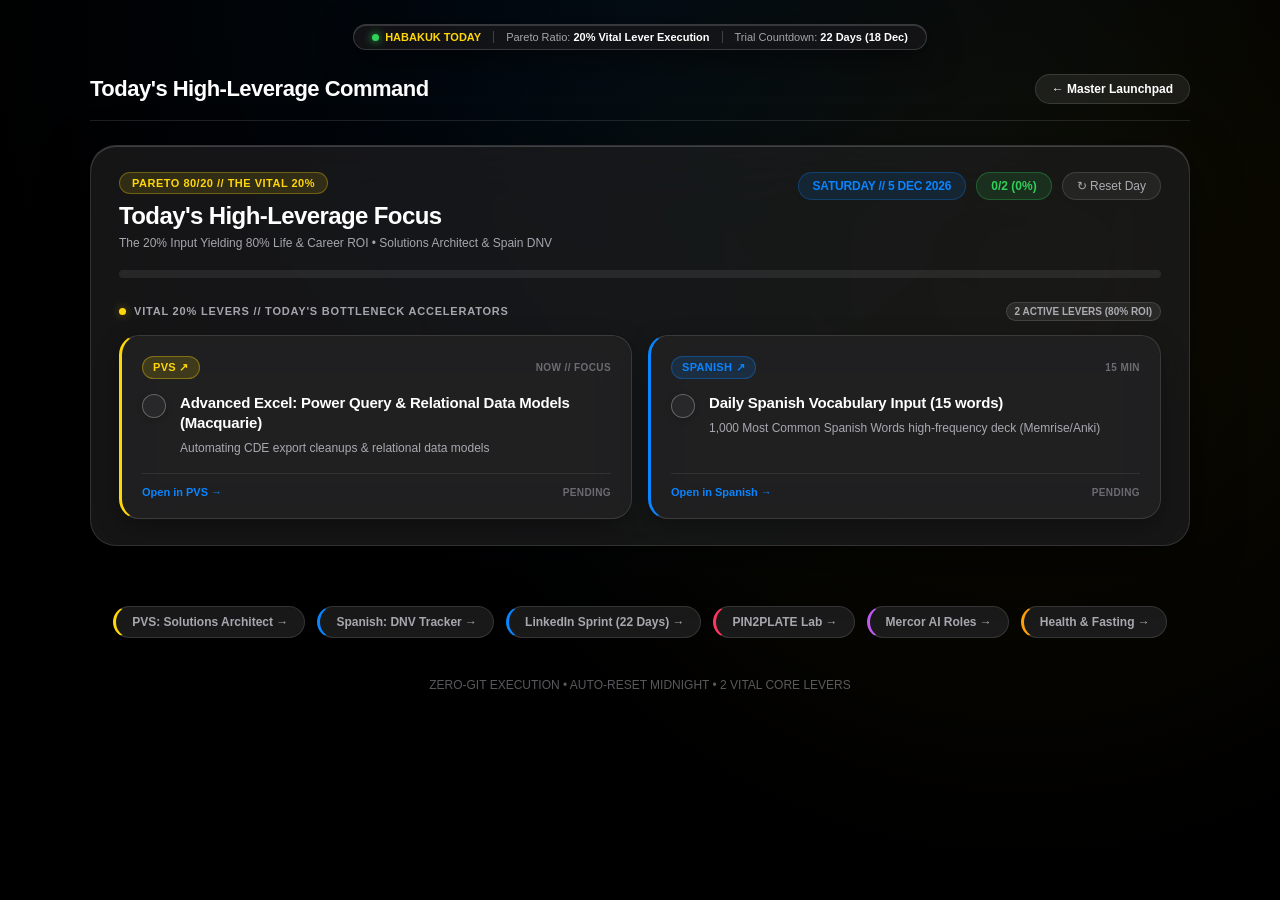
<file: today.html>
<!DOCTYPE html>
<html lang="en">
<head>
  <meta charset="UTF-8">
  <meta name="viewport" content="width=device-width, initial-scale=1.0">
  <title>HABAKUK TODAY // Core Levers Execution OS</title>
  
  <!-- Apple System Typography & Design System -->
  <link rel="stylesheet" href="daily-rhythm.css?v=20261126_ios">
  
  <style>
    :root {
      --ios-bg: #000000;
      --ios-surface: rgba(28, 28, 30, 0.76);
      --ios-surface-card: rgba(36, 36, 38, 0.65);
      --ios-surface-elevated: rgba(44, 44, 46, 0.72);
      --ios-glass-border: rgba(255, 255, 255, 0.12);
      --ios-glass-highlight: rgba(255, 255, 255, 0.18);
      --ios-separator: rgba(84, 84, 88, 0.36);

      --ios-blue: #0A84FF;
      --ios-green: #30D158;
      --ios-yellow: #FFD60A;
      --ios-purple: #BF5AF2;
      --ios-orange: #FF9F0A;
      --ios-pink: #FF375F;
      --ios-label: #FFFFFF;
      --ios-label-secondary: rgba(235, 235, 245, 0.68);
      --ios-label-tertiary: rgba(235, 235, 245, 0.38);

      --accent: var(--ios-yellow);
      --accent2: var(--ios-green);
      --accent3: var(--ios-orange);
      --accent4: var(--ios-blue);
      --accent5: var(--ios-purple);
      --text: var(--ios-label);
      --muted: var(--ios-label-secondary);
      --border: var(--ios-glass-border);
    }

    * { margin: 0; padding: 0; box-sizing: border-box; }

    body {
      background: #000000;
      background-image: 
        radial-gradient(circle at 50% 0%, rgba(10, 132, 255, 0.08) 0%, transparent 60%),
        radial-gradient(circle at 80% 30%, rgba(255, 214, 10, 0.06) 0%, transparent 50%);
      background-attachment: fixed;
      color: var(--ios-label);
      font-family: -apple-system, BlinkMacSystemFont, "SF Pro Display", "SF Pro Text", -system-ui, sans-serif;
      min-height: 100vh;
      display: flex;
      flex-direction: column;
      align-items: center;
      padding: 24px 20px 48px 20px;
      -webkit-font-smoothing: antialiased;
    }

    /* iOS DYNAMIC ISLAND */
    .dynamic-island {
      background: rgba(22, 22, 24, 0.85);
      backdrop-filter: blur(28px) saturate(190%);
      -webkit-backdrop-filter: blur(28px) saturate(190%);
      border: 0.5px solid rgba(255, 255, 255, 0.16);
      border-radius: 9999px;
      padding: 6px 18px;
      display: inline-flex;
      align-items: center;
      gap: 12px;
      margin-bottom: 24px;
      box-shadow: 0 8px 32px rgba(0, 0, 0, 0.6), inset 0 1px 0 rgba(255, 255, 255, 0.15);
    }

    .island-badge {
      font-size: 11px;
      font-weight: 700;
      color: var(--ios-yellow);
      display: flex;
      align-items: center;
      gap: 6px;
    }

    .island-badge .pulse-dot {
      width: 7px;
      height: 7px;
      border-radius: 50%;
      background: var(--ios-green);
      box-shadow: 0 0 8px var(--ios-green);
    }

    .island-divider {
      width: 1px;
      height: 12px;
      background: rgba(255, 255, 255, 0.2);
    }

    .island-metric {
      font-size: 11px;
      color: var(--ios-label-secondary);
      font-weight: 500;
    }

    .island-metric strong {
      color: var(--ios-label);
    }

    /* NAV BAR */
    .today-nav {
      width: 100%;
      max-width: 1100px;
      display: flex;
      justify-content: space-between;
      align-items: center;
      margin-bottom: 24px;
      border-bottom: 0.5px solid var(--ios-separator);
      padding-bottom: 16px;
    }

    .today-nav-title {
      font-size: 22px;
      font-weight: 800;
      color: var(--ios-label);
      letter-spacing: -0.5px;
    }

    .back-btn {
      background: rgba(255, 255, 255, 0.08);
      color: var(--ios-label);
      border: 0.5px solid var(--ios-glass-border);
      font-size: 12px;
      font-weight: 600;
      padding: 7px 16px;
      border-radius: 9999px;
      text-decoration: none;
      transition: all 0.2s cubic-bezier(0.25, 1, 0.5, 1);
      display: inline-flex;
      align-items: center;
      gap: 6px;
    }

    .back-btn:hover {
      background: rgba(255, 255, 255, 0.16);
      border-color: rgba(255, 255, 255, 0.25);
      transform: translateY(-1px);
    }

    /* QUICK ACCESS CHIPS */
    .quick-links {
      width: 100%;
      max-width: 1100px;
      margin-top: 28px;
      display: flex;
      justify-content: center;
      gap: 12px;
      flex-wrap: wrap;
    }

    .quick-link-item {
      font-size: 12px;
      font-weight: 600;
      color: var(--ios-label-secondary);
      text-decoration: none;
      padding: 8px 16px;
      border-radius: 9999px;
      background: rgba(36, 36, 38, 0.7);
      border: 0.5px solid var(--ios-glass-border);
      transition: all 0.2s ease;
      display: inline-flex;
      align-items: center;
      gap: 6px;
    }

    .quick-link-item:hover {
      color: var(--ios-label);
      background: rgba(44, 44, 46, 0.9);
      border-color: rgba(255, 255, 255, 0.2);
      transform: translateY(-1px);
    }

    .today-footer {
      margin-top: 40px;
      text-align: center;
      font-size: 12px;
      color: var(--ios-label-tertiary);
      font-weight: 500;
    }
  </style>
</head>
<body>

  <!-- iOS DYNAMIC ISLAND -->
  <div class="dynamic-island">
    <div class="island-badge">
      <span class="pulse-dot"></span>
      HABAKUK TODAY
    </div>
    <div class="island-divider"></div>
    <div class="island-metric">Pareto Ratio: <strong>20% Vital Lever Execution</strong></div>
    <div class="island-divider"></div>
    <div class="island-metric">Trial Countdown: <strong>22 Days (18 Dec)</strong></div>
  </div>

  <div class="today-nav">
    <div class="today-nav-title">Today's High-Leverage Command</div>
    <a href="./index.html" class="back-btn">&larr; Master Launchpad</a>
  </div>

  <!-- DAILY RHYTHM HUD CONTAINER (STREAMLINED CORE LEVERS) -->
  <div id="daily-rhythm-container" style="width: 100%; max-width: 1100px;"></div>

  <!-- QUICK ACCESS TO ACTIVE SUBSYSTEMS -->
  <div class="quick-links">
    <a href="./pvs/index.html#excel_adv" class="quick-link-item" style="border-left: 3px solid var(--ios-yellow);">
      PVS: Solutions Architect &rarr;
    </a>
    <a href="./spanish/index.html#spanish_vocab_input" class="quick-link-item" style="border-left: 3px solid var(--ios-blue);">
      Spanish: DNV Tracker &rarr;
    </a>
    <a href="./pvs/index.html#linkedin_sprint" class="quick-link-item" style="border-left: 3px solid var(--ios-blue);">
      LinkedIn Sprint (22 Days) &rarr;
    </a>
    <a href="./p2p/index.html" class="quick-link-item" style="border-left: 3px solid var(--ios-pink);">
      PIN2PLATE Lab &rarr;
    </a>
    <a href="./mercor/index.html#pipelineDropScannerSection" class="quick-link-item" style="border-left: 3px solid var(--ios-purple);">
      Mercor AI Roles &rarr;
    </a>
    <a href="./health/index.html#fit_fasting" class="quick-link-item" style="border-left: 3px solid var(--ios-orange);">
      Health &amp; Fasting &rarr;
    </a>
  </div>

  <div class="today-footer">
    ZERO-GIT EXECUTION &bull; AUTO-RESET MIDNIGHT &bull; 2 VITAL CORE LEVERS
  </div>

  <script src="daily-rhythm.js?v=20261126_ios"></script>
  <script>
    window.addEventListener('DOMContentLoaded', () => {
      DailyRhythm.init('daily-rhythm-container');
    });
  </script>
</body>
</html>
</file>
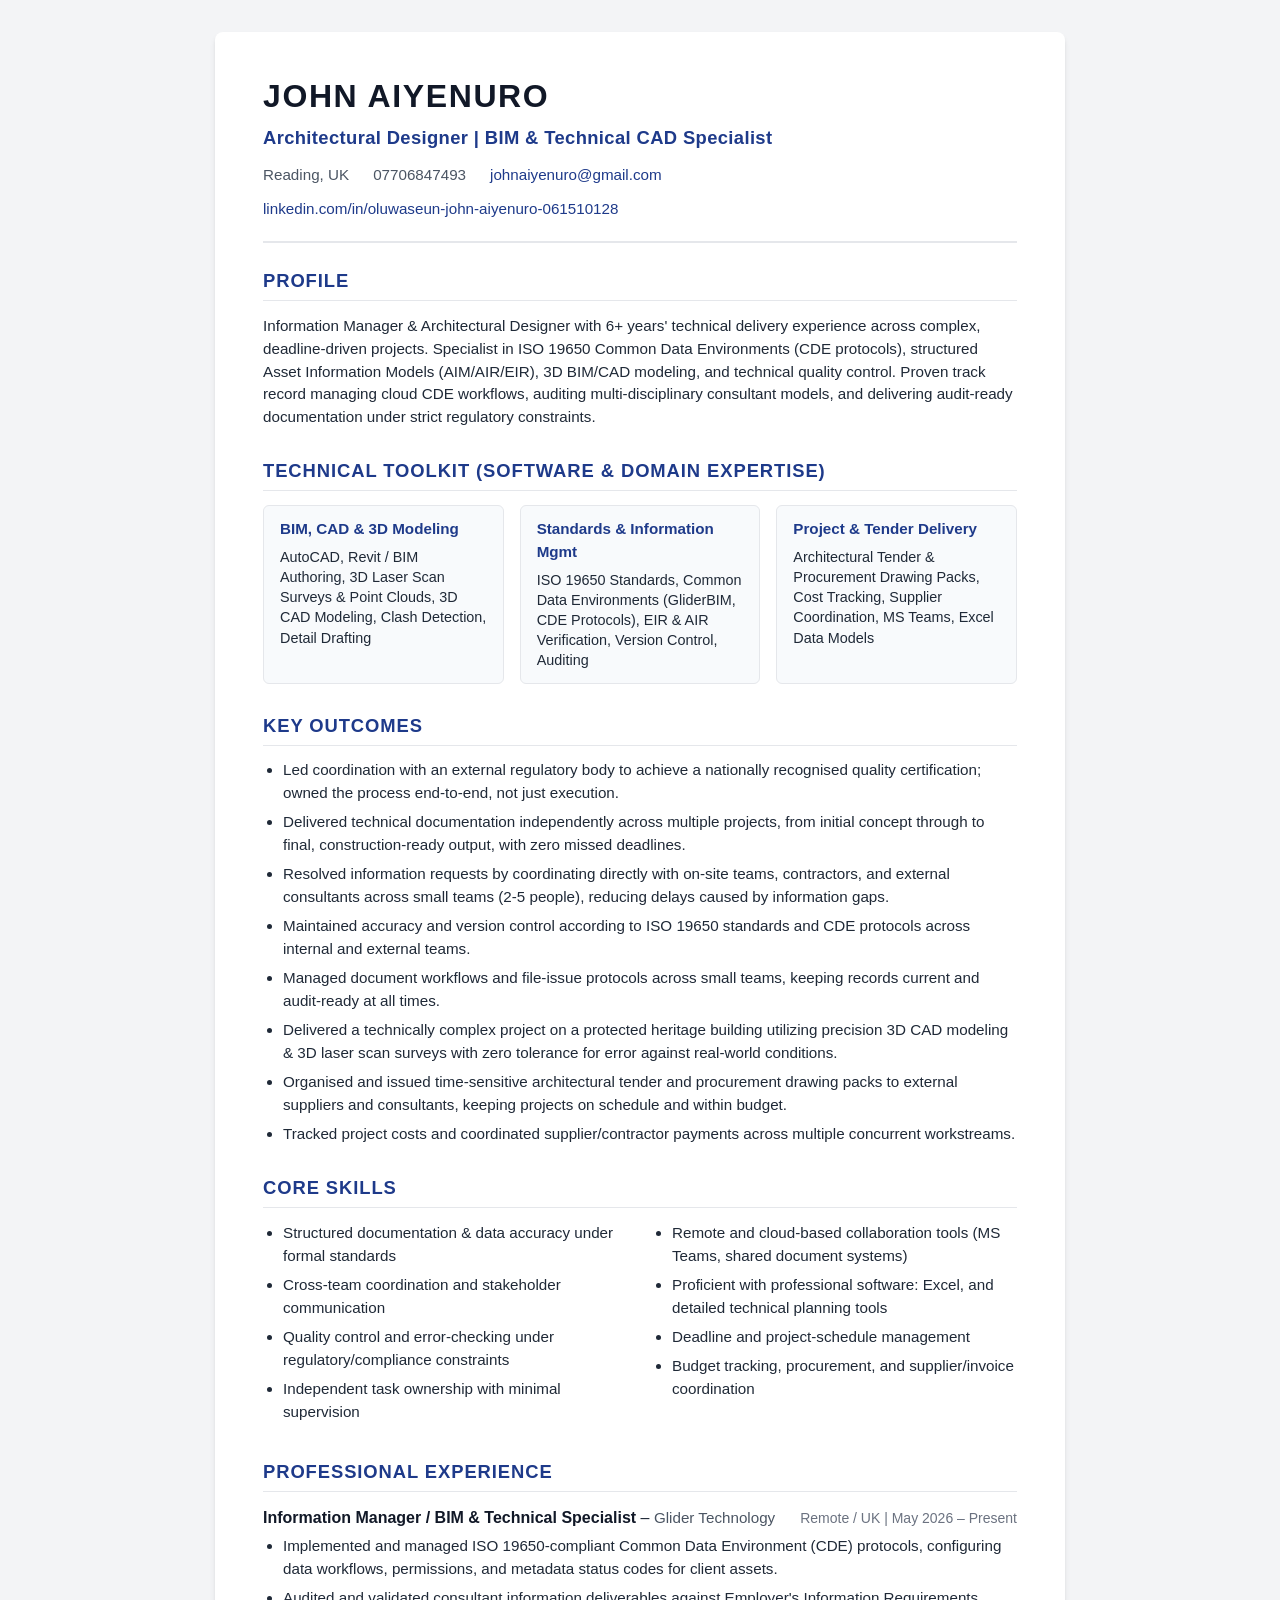
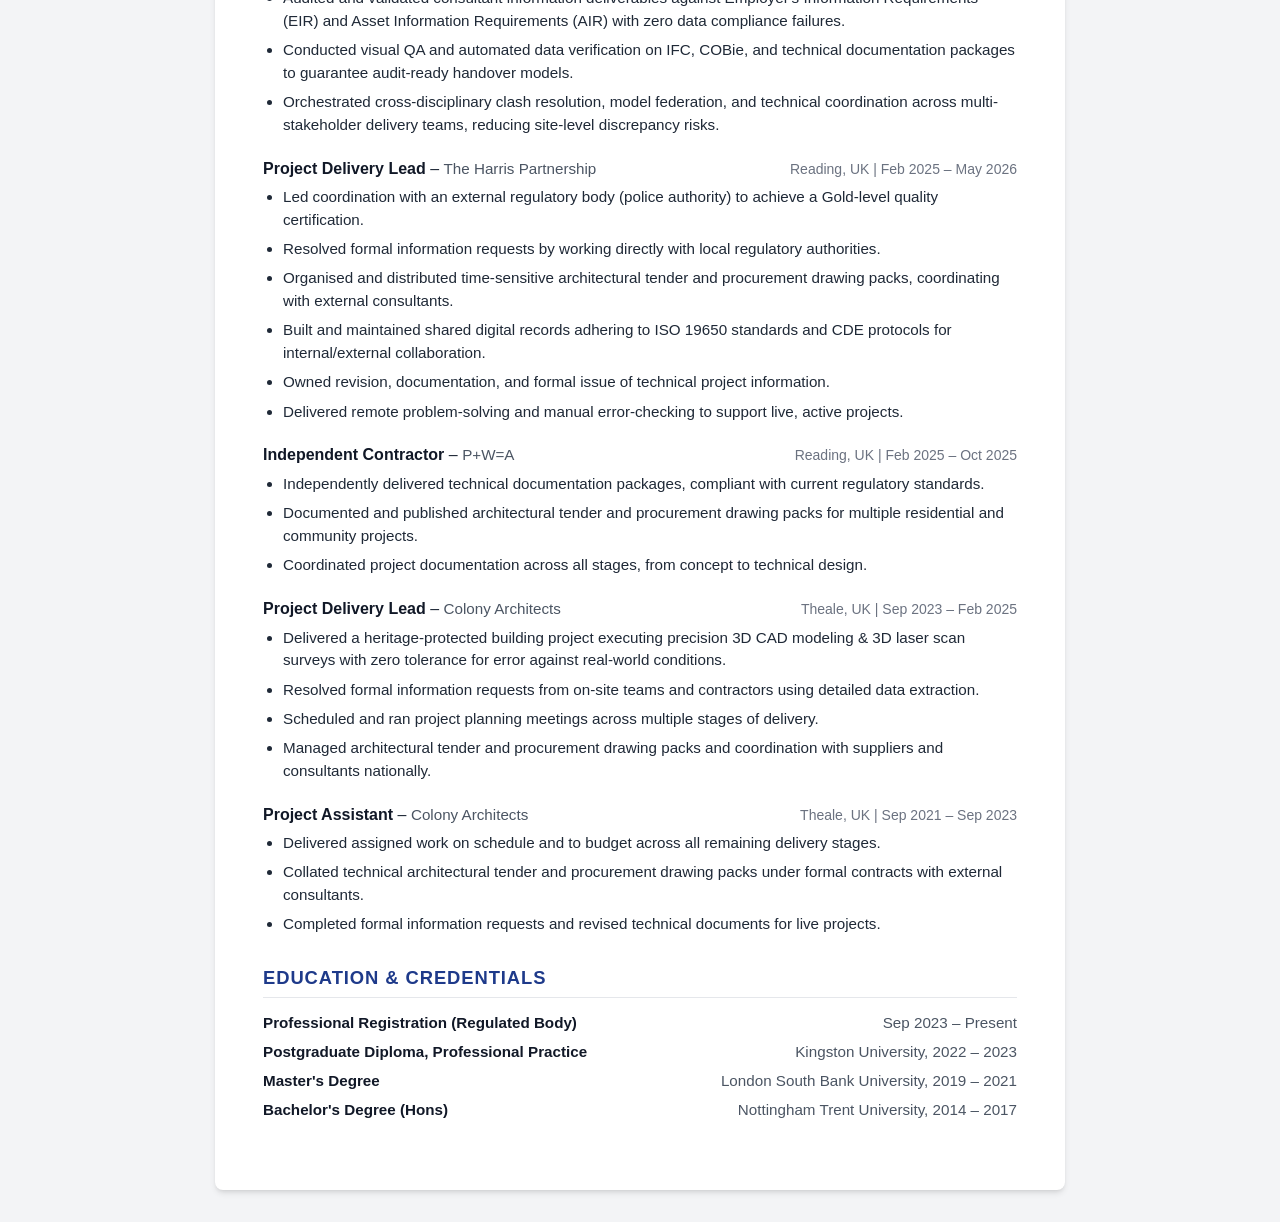
<file: mercor/john_aiyenuro_resume_overhauled.html>
<!DOCTYPE html>
<html lang="en">
<head>
  <meta charset="UTF-8">
  <meta name="viewport" content="width=device-width, initial-scale=1.0">
  <title>John Aiyenuro - Resume</title>
  <style>
    :root {
      --primary-color: #1e3a8a;
      --text-main: #1f2937;
      --text-muted: #4b5563;
      --border-color: #e5e7eb;
      --bg-accent: #f8fafc;
    }

    * {
      box-sizing: border-box;
      margin: 0;
      padding: 0;
    }

    body {
      font-family: -apple-system, BlinkMacSystemFont, "Segoe UI", Roboto, Helvetica, Arial, sans-serif;
      line-height: 1.5;
      color: var(--text-main);
      background-color: #f3f4f6;
      padding: 2rem 1rem;
    }

    .resume-container {
      max-width: 850px;
      margin: 0 auto;
      background: #ffffff;
      padding: 2.5rem 3rem;
      border-radius: 8px;
      box-shadow: 0 4px 6px -1px rgba(0, 0, 0, 0.1), 0 2px 4px -2px rgba(0, 0, 0, 0.1);
    }

    header {
      border-bottom: 2px solid var(--border-color);
      padding-bottom: 1.25rem;
      margin-bottom: 1.5rem;
    }

    h1 {
      font-size: 2rem;
      color: #111827;
      text-transform: uppercase;
      letter-spacing: 0.05em;
      margin-bottom: 0.25rem;
    }

    .professional-title {
      font-size: 1.15rem;
      font-weight: 600;
      color: var(--primary-color);
      margin-bottom: 0.75rem;
      letter-spacing: 0.02em;
    }

    .contact-info {
      font-size: 0.95rem;
      color: var(--text-muted);
      display: flex;
      flex-wrap: wrap;
      gap: 0.75rem 1.5rem;
    }

    .contact-info a {
      color: var(--primary-color);
      text-decoration: none;
    }

    .contact-info a:hover {
      text-decoration: underline;
    }

    section {
      margin-bottom: 1.75rem;
    }

    h2 {
      font-size: 1.15rem;
      color: var(--primary-color);
      text-transform: uppercase;
      letter-spacing: 0.05em;
      border-bottom: 1px solid var(--border-color);
      padding-bottom: 0.35rem;
      margin-bottom: 0.85rem;
    }

    p {
      font-size: 0.95rem;
      color: var(--text-main);
      margin-bottom: 0.5rem;
    }

    ul {
      list-style-type: disc;
      margin-left: 1.25rem;
      font-size: 0.95rem;
    }

    li {
      margin-bottom: 0.4rem;
      color: var(--text-main);
    }

    .skills-grid {
      display: grid;
      grid-template-columns: repeat(auto-fill, minmax(320px, 1fr));
      gap: 0.4rem 1.5rem;
    }

    .toolkit-grid {
      display: grid;
      grid-template-columns: repeat(auto-fit, minmax(240px, 1fr));
      gap: 1rem;
    }

    .toolkit-card {
      background: var(--bg-accent);
      border: 1px solid var(--border-color);
      border-radius: 6px;
      padding: 0.75rem 1rem;
    }

    .toolkit-card h3 {
      font-size: 0.95rem;
      color: var(--primary-color);
      margin-bottom: 0.4rem;
      font-weight: 600;
    }

    .toolkit-card p {
      font-size: 0.9rem;
      color: var(--text-main);
      margin-bottom: 0;
      line-height: 1.4;
    }

    .job {
      margin-bottom: 1.25rem;
    }

    .job:last-child {
      margin-bottom: 0;
    }

    .job-header {
      display: flex;
      justify-content: space-between;
      align-items: baseline;
      flex-wrap: wrap;
      margin-bottom: 0.35rem;
    }

    .job-title {
      font-weight: 600;
      color: #111827;
      font-size: 1rem;
    }

    .job-company {
      color: var(--text-muted);
      font-size: 0.95rem;
    }

    .job-meta {
      font-size: 0.875rem;
      color: #6b7280;
      font-weight: 500;
    }

    .edu-item {
      display: flex;
      justify-content: space-between;
      margin-bottom: 0.4rem;
      font-size: 0.95rem;
    }

    .edu-title {
      font-weight: 600;
      color: #111827;
    }

    .edu-inst {
      color: var(--text-muted);
    }

    @media print {
      body {
        background-color: #ffffff;
        padding: 0;
      }
      .resume-container {
        box-shadow: none;
        padding: 0;
        max-width: 100%;
      }
    }
  </style>
</head>
<body>

  <div class="resume-container">
    <header>
      <h1>John Aiyenuro</h1>
      <div class="professional-title">Architectural Designer | BIM &amp; Technical CAD Specialist</div>
      <div class="contact-info">
        <span>Reading, UK</span>
        <span>07706847493</span>
        <span><a href="mailto:johnaiyenuro@gmail.com">johnaiyenuro@gmail.com</a></span>
        <span><a href="https://linkedin.com/in/oluwaseun-john-aiyenuro-061510128" target="_blank">linkedin.com/in/oluwaseun-john-aiyenuro-061510128</a></span>
      </div>
    </header>

    <section>
      <h2>Profile</h2>
      <p>
        Information Manager &amp; Architectural Designer with 6+ years' technical delivery experience across complex, deadline-driven projects. Specialist in ISO 19650 Common Data Environments (CDE protocols), structured Asset Information Models (AIM/AIR/EIR), 3D BIM/CAD modeling, and technical quality control. Proven track record managing cloud CDE workflows, auditing multi-disciplinary consultant models, and delivering audit-ready documentation under strict regulatory constraints.
      </p>
    </section>

    <section>
      <h2>Technical Toolkit (Software &amp; Domain Expertise)</h2>
      <div class="toolkit-grid">
        <div class="toolkit-card">
          <h3>BIM, CAD &amp; 3D Modeling</h3>
          <p>AutoCAD, Revit / BIM Authoring, 3D Laser Scan Surveys &amp; Point Clouds, 3D CAD Modeling, Clash Detection, Detail Drafting</p>
        </div>
        <div class="toolkit-card">
          <h3>Standards &amp; Information Mgmt</h3>
          <p>ISO 19650 Standards, Common Data Environments (GliderBIM, CDE Protocols), EIR &amp; AIR Verification, Version Control, Auditing</p>
        </div>
        <div class="toolkit-card">
          <h3>Project &amp; Tender Delivery</h3>
          <p>Architectural Tender &amp; Procurement Drawing Packs, Cost Tracking, Supplier Coordination, MS Teams, Excel Data Models</p>
        </div>
      </div>
    </section>

    <section>
      <h2>Key Outcomes</h2>
      <ul>
        <li>Led coordination with an external regulatory body to achieve a nationally recognised quality certification; owned the process end-to-end, not just execution.</li>
        <li>Delivered technical documentation independently across multiple projects, from initial concept through to final, construction-ready output, with zero missed deadlines.</li>
        <li>Resolved information requests by coordinating directly with on-site teams, contractors, and external consultants across small teams (2-5 people), reducing delays caused by information gaps.</li>
        <li>Maintained accuracy and version control according to ISO 19650 standards and CDE protocols across internal and external teams.</li>
        <li>Managed document workflows and file-issue protocols across small teams, keeping records current and audit-ready at all times.</li>
        <li>Delivered a technically complex project on a protected heritage building utilizing precision 3D CAD modeling &amp; 3D laser scan surveys with zero tolerance for error against real-world conditions.</li>
        <li>Organised and issued time-sensitive architectural tender and procurement drawing packs to external suppliers and consultants, keeping projects on schedule and within budget.</li>
        <li>Tracked project costs and coordinated supplier/contractor payments across multiple concurrent workstreams.</li>
      </ul>
    </section>

    <section>
      <h2>Core Skills</h2>
      <div class="skills-grid">
        <ul>
          <li>Structured documentation &amp; data accuracy under formal standards</li>
          <li>Cross-team coordination and stakeholder communication</li>
          <li>Quality control and error-checking under regulatory/compliance constraints</li>
          <li>Independent task ownership with minimal supervision</li>
        </ul>
        <ul>
          <li>Remote and cloud-based collaboration tools (MS Teams, shared document systems)</li>
          <li>Proficient with professional software: Excel, and detailed technical planning tools</li>
          <li>Deadline and project-schedule management</li>
          <li>Budget tracking, procurement, and supplier/invoice coordination</li>
        </ul>
      </div>
    </section>

    <section>
      <h2>Professional Experience</h2>
      
      <div class="job">
        <div class="job-header">
          <div>
            <span class="job-title">Information Manager / BIM &amp; Technical Specialist</span> &ndash; <span class="job-company">Glider Technology</span>
          </div>
          <div class="job-meta">Remote / UK | May 2026 &ndash; Present</div>
        </div>
        <ul>
          <li>Implemented and managed ISO 19650-compliant Common Data Environment (CDE) protocols, configuring data workflows, permissions, and metadata status codes for client assets.</li>
          <li>Audited and validated consultant information deliverables against Employer's Information Requirements (EIR) and Asset Information Requirements (AIR) with zero data compliance failures.</li>
          <li>Conducted visual QA and automated data verification on IFC, COBie, and technical documentation packages to guarantee audit-ready handover models.</li>
          <li>Orchestrated cross-disciplinary clash resolution, model federation, and technical coordination across multi-stakeholder delivery teams, reducing site-level discrepancy risks.</li>
        </ul>
      </div>

      <div class="job">
        <div class="job-header">
          <div>
            <span class="job-title">Project Delivery Lead</span> &ndash; <span class="job-company">The Harris Partnership</span>
          </div>
          <div class="job-meta">Reading, UK | Feb 2025 &ndash; May 2026</div>
        </div>
        <ul>
          <li>Led coordination with an external regulatory body (police authority) to achieve a Gold-level quality certification.</li>
          <li>Resolved formal information requests by working directly with local regulatory authorities.</li>
          <li>Organised and distributed time-sensitive architectural tender and procurement drawing packs, coordinating with external consultants.</li>
          <li>Built and maintained shared digital records adhering to ISO 19650 standards and CDE protocols for internal/external collaboration.</li>
          <li>Owned revision, documentation, and formal issue of technical project information.</li>
          <li>Delivered remote problem-solving and manual error-checking to support live, active projects.</li>
        </ul>
      </div>

      <div class="job">
        <div class="job-header">
          <div>
            <span class="job-title">Independent Contractor</span> &ndash; <span class="job-company">P+W=A</span>
          </div>
          <div class="job-meta">Reading, UK | Feb 2025 &ndash; Oct 2025</div>
        </div>
        <ul>
          <li>Independently delivered technical documentation packages, compliant with current regulatory standards.</li>
          <li>Documented and published architectural tender and procurement drawing packs for multiple residential and community projects.</li>
          <li>Coordinated project documentation across all stages, from concept to technical design.</li>
        </ul>
      </div>

      <div class="job">
        <div class="job-header">
          <div>
            <span class="job-title">Project Delivery Lead</span> &ndash; <span class="job-company">Colony Architects</span>
          </div>
          <div class="job-meta">Theale, UK | Sep 2023 &ndash; Feb 2025</div>
        </div>
        <ul>
          <li>Delivered a heritage-protected building project executing precision 3D CAD modeling &amp; 3D laser scan surveys with zero tolerance for error against real-world conditions.</li>
          <li>Resolved formal information requests from on-site teams and contractors using detailed data extraction.</li>
          <li>Scheduled and ran project planning meetings across multiple stages of delivery.</li>
          <li>Managed architectural tender and procurement drawing packs and coordination with suppliers and consultants nationally.</li>
        </ul>
      </div>

      <div class="job">
        <div class="job-header">
          <div>
            <span class="job-title">Project Assistant</span> &ndash; <span class="job-company">Colony Architects</span>
          </div>
          <div class="job-meta">Theale, UK | Sep 2021 &ndash; Sep 2023</div>
        </div>
        <ul>
          <li>Delivered assigned work on schedule and to budget across all remaining delivery stages.</li>
          <li>Collated technical architectural tender and procurement drawing packs under formal contracts with external consultants.</li>
          <li>Completed formal information requests and revised technical documents for live projects.</li>
        </ul>
      </div>
    </section>

    <section>
      <h2>Education &amp; Credentials</h2>
      <div class="edu-item">
        <span class="edu-title">Professional Registration (Regulated Body)</span>
        <span class="edu-inst">Sep 2023 &ndash; Present</span>
      </div>
      <div class="edu-item">
        <span class="edu-title">Postgraduate Diploma, Professional Practice</span>
        <span class="edu-inst">Kingston University, 2022 &ndash; 2023</span>
      </div>
      <div class="edu-item">
        <span class="edu-title">Master's Degree</span>
        <span class="edu-inst">London South Bank University, 2019 &ndash; 2021</span>
      </div>
      <div class="edu-item">
        <span class="edu-title">Bachelor's Degree (Hons)</span>
        <span class="edu-inst">Nottingham Trent University, 2014 &ndash; 2017</span>
      </div>
    </section>
  </div>

</body>
</html>
</file>
<file: daily-rhythm.css>
/* ==========================================================================
   HABAKUK OS // iOS DESIGN SYSTEM TOKENS & DAILY RHYTHM HUD
   Apple Human Interface Guidelines (HIG) Glassmorphism & Continuous Squircle
   ========================================================================== */

:root {
  /* iOS System Materials & Elevation */
  --ios-bg: #000000;
  --ios-surface: rgba(28, 28, 30, 0.76);
  --ios-surface-elevated: rgba(44, 44, 46, 0.72);
  --ios-surface-card: rgba(36, 36, 38, 0.65);
  --ios-glass-border: rgba(255, 255, 255, 0.12);
  --ios-glass-highlight: rgba(255, 255, 255, 0.16);
  --ios-separator: rgba(84, 84, 88, 0.36);

  /* iOS Vibrant System Accents */
  --ios-blue: #0A84FF;
  --ios-green: #30D158;
  --ios-indigo: #5E5CE6;
  --ios-orange: #FF9F0A;
  --ios-pink: #FF375F;
  --ios-purple: #BF5AF2;
  --ios-red: #FF453A;
  --ios-teal: #64D2FF;
  --ios-yellow: #FFD60A;

  /* Typography Colors */
  --ios-label: #FFFFFF;
  --ios-label-secondary: rgba(235, 235, 245, 0.68);
  --ios-label-tertiary: rgba(235, 235, 245, 0.38);

  /* PVS Legacy Mapping */
  --accent: var(--ios-yellow);
  --accent2: var(--ios-green);
  --accent3: var(--ios-orange);
  --accent4: var(--ios-blue);
  --accent5: var(--ios-purple);
  --border: var(--ios-glass-border);
  --surface: var(--ios-surface);
  --surface2: var(--ios-surface-elevated);
  --text: var(--ios-label);
  --muted: var(--ios-label-secondary);
}

/* Base Smoothing */
body, button, input {
  -webkit-font-smoothing: antialiased;
  -moz-osx-font-smoothing: grayscale;
}

/* ==========================================================================
   DAILY RHYTHM EXECUTION HUD (iOS WIDGET CONTAINER)
   ========================================================================== */

.rhythm-wrapper {
  background: var(--ios-surface);
  backdrop-filter: blur(32px) saturate(190%);
  -webkit-backdrop-filter: blur(32px) saturate(190%);
  border: 0.5px solid var(--ios-glass-border);
  border-radius: 26px;
  padding: 26px 28px;
  margin-bottom: 32px;
  width: 100%;
  max-width: 1100px;
  box-shadow: 0 16px 48px rgba(0, 0, 0, 0.5), inset 0 1px 0.5px var(--ios-glass-highlight);
  position: relative;
  overflow: hidden;
}

.rhythm-header {
  display: flex;
  justify-content: space-between;
  align-items: flex-start;
  flex-wrap: wrap;
  gap: 16px;
  margin-bottom: 20px;
}

.rhythm-header-left {
  flex: 1;
  min-width: 280px;
}

.rhythm-badge {
  font-family: -apple-system, BlinkMacSystemFont, "SF Pro Text", sans-serif;
  font-size: 11px;
  letter-spacing: 0.5px;
  text-transform: uppercase;
  color: var(--ios-yellow);
  background: rgba(255, 214, 10, 0.12);
  border: 0.5px solid rgba(255, 214, 10, 0.3);
  display: inline-flex;
  align-items: center;
  gap: 6px;
  padding: 4px 12px;
  border-radius: 9999px;
  margin-bottom: 8px;
  font-weight: 700;
}

.rhythm-title {
  font-family: -apple-system, BlinkMacSystemFont, "SF Pro Display", sans-serif;
  font-size: 24px;
  font-weight: 800;
  letter-spacing: -0.6px;
  color: var(--ios-label);
  line-height: 1.2;
}

.rhythm-subtitle {
  font-family: -apple-system, BlinkMacSystemFont, "SF Pro Text", sans-serif;
  font-size: 12px;
  color: var(--ios-label-secondary);
  margin-top: 5px;
  font-weight: 400;
}

.rhythm-header-right {
  display: flex;
  align-items: center;
  gap: 10px;
  flex-wrap: wrap;
}

.date-pill {
  font-family: -apple-system, BlinkMacSystemFont, "SF Pro Text", sans-serif;
  font-size: 12px;
  color: var(--ios-blue);
  background: rgba(10, 132, 255, 0.12);
  border: 0.5px solid rgba(10, 132, 255, 0.3);
  padding: 6px 14px;
  border-radius: 9999px;
  font-weight: 600;
  letter-spacing: -0.2px;
}

.score-pill {
  font-family: -apple-system, BlinkMacSystemFont, "SF Pro Text", sans-serif;
  font-size: 12px;
  color: var(--ios-green);
  background: rgba(48, 209, 88, 0.12);
  border: 0.5px solid rgba(48, 209, 88, 0.3);
  padding: 6px 14px;
  border-radius: 9999px;
  font-weight: 700;
  transition: all 0.25s ease;
}

.score-pill.perfect {
  background: var(--ios-green);
  color: #000000;
  border-color: var(--ios-green);
  box-shadow: 0 0 16px rgba(48, 209, 88, 0.4);
}

.rhythm-reset-btn {
  background: rgba(255, 255, 255, 0.06);
  border: 0.5px solid var(--ios-glass-border);
  color: var(--ios-label-secondary);
  font-family: -apple-system, BlinkMacSystemFont, "SF Pro Text", sans-serif;
  font-size: 12px;
  padding: 6px 14px;
  border-radius: 9999px;
  cursor: pointer;
  transition: all 0.2s ease;
  font-weight: 500;
}

.rhythm-reset-btn:hover {
  color: var(--ios-red);
  background: rgba(255, 69, 58, 0.12);
  border-color: rgba(255, 69, 58, 0.35);
}

/* PROGRESS BAR (iOS Battery / Activity Style) */
.rhythm-progress-track {
  height: 8px;
  background: rgba(255, 255, 255, 0.08);
  border-radius: 9999px;
  overflow: hidden;
  margin-bottom: 24px;
  position: relative;
}

.rhythm-progress-fill {
  height: 100%;
  border-radius: 9999px;
  transition: width 0.4s cubic-bezier(0.25, 1, 0.5, 1), background 0.3s ease;
}

/* SECTION HEADERS */
.rhythm-section {
  margin-bottom: 24px;
}

.rhythm-section:last-child {
  margin-bottom: 0;
}

.rhythm-section-header {
  display: flex;
  align-items: center;
  gap: 8px;
  margin-bottom: 14px;
}

.dot-indicator {
  width: 7px;
  height: 7px;
  border-radius: 50%;
  background: var(--ios-yellow);
  box-shadow: 0 0 8px rgba(255, 214, 10, 0.4);
}

.dot-indicator.green {
  background: var(--ios-green);
  box-shadow: 0 0 8px rgba(48, 209, 88, 0.4);
}

.section-heading {
  font-family: -apple-system, BlinkMacSystemFont, "SF Pro Text", sans-serif;
  font-size: 11px;
  letter-spacing: 0.8px;
  text-transform: uppercase;
  color: var(--ios-label-secondary);
  font-weight: 700;
  flex: 1;
}

.rule-tag {
  font-family: -apple-system, BlinkMacSystemFont, "SF Pro Text", sans-serif;
  font-size: 10px;
  padding: 3px 8px;
  border-radius: 9999px;
  background: rgba(255, 255, 255, 0.08);
  border: 0.5px solid var(--ios-glass-border);
  color: var(--ios-label-secondary);
  text-transform: uppercase;
  font-weight: 600;
}

/* ==========================================================================
   PRIMARY LEVERS (iOS WIDGET CARDS)
   ========================================================================== */

.levers-grid {
  display: grid;
  grid-template-columns: repeat(auto-fit, minmax(320px, 1fr));
  gap: 16px;
}

.lever-card {
  background: var(--ios-surface-card);
  backdrop-filter: blur(20px);
  -webkit-backdrop-filter: blur(20px);
  border: 0.5px solid var(--ios-glass-border);
  border-radius: 20px;
  padding: 20px;
  display: flex;
  flex-direction: column;
  justify-content: space-between;
  transition: all 0.25s cubic-bezier(0.25, 1, 0.5, 1);
  position: relative;
  box-shadow: 0 8px 24px rgba(0, 0, 0, 0.3);
}

.lever-card:hover {
  transform: translateY(-2px) scale(1.005);
  border-color: rgba(255, 255, 255, 0.22);
  box-shadow: 0 12px 32px rgba(0, 0, 0, 0.45);
}

.lever-card.pvs-card { border-left: 3px solid var(--ios-yellow); }
.lever-card.spanish-card { border-left: 3px solid var(--ios-blue); }
.lever-card.dnv-card { border-left: 3px solid var(--ios-teal); }
.lever-card.mercor-card { border-left: 3px solid var(--ios-purple); }
.lever-card.health-card { border-left: 3px solid var(--ios-orange); }

.lever-card.completed {
  opacity: 0.8;
  background: rgba(20, 20, 22, 0.6);
  border-color: rgba(48, 209, 88, 0.25);
}

.lever-top {
  display: flex;
  justify-content: space-between;
  align-items: center;
  margin-bottom: 14px;
}

.lever-pillar-badge {
  font-family: -apple-system, BlinkMacSystemFont, "SF Pro Text", sans-serif;
  font-size: 11px;
  padding: 4px 10px;
  border-radius: 9999px;
  text-transform: uppercase;
  font-weight: 700;
  letter-spacing: 0.3px;
  text-decoration: none;
  display: inline-flex;
  align-items: center;
  gap: 4px;
  transition: all 0.2s ease;
}

.lever-pillar-badge:hover {
  opacity: 0.85;
  transform: scale(1.04);
}

.tag-prof {
  background: rgba(255, 214, 10, 0.15);
  color: var(--ios-yellow);
  border: 0.5px solid rgba(255, 214, 10, 0.35);
}

.tag-spanish {
  background: rgba(10, 132, 255, 0.15);
  color: var(--ios-blue);
  border: 0.5px solid rgba(10, 132, 255, 0.35);
}

.tag-mercor {
  background: rgba(191, 90, 242, 0.15);
  color: var(--ios-purple);
  border: 0.5px solid rgba(191, 90, 242, 0.35);
}

.tag-health {
  background: rgba(255, 159, 10, 0.15);
  color: var(--ios-orange);
  border: 0.5px solid rgba(255, 159, 10, 0.35);
}

.tag-p2p {
  background: rgba(255, 55, 95, 0.15);
  color: var(--ios-pink);
  border: 0.5px solid rgba(255, 55, 95, 0.35);
}

.lever-tag {
  font-family: -apple-system, BlinkMacSystemFont, "SF Pro Text", sans-serif;
  font-size: 10px;
  color: var(--ios-label-tertiary);
  text-transform: uppercase;
  font-weight: 600;
  letter-spacing: 0.4px;
}

.lever-body {
  display: flex;
  align-items: flex-start;
  gap: 14px;
  flex: 1;
}

.lever-text {
  flex: 1;
}

.lever-title-link {
  font-family: -apple-system, BlinkMacSystemFont, "SF Pro Text", sans-serif;
  font-size: 15px;
  font-weight: 700;
  color: var(--ios-label);
  line-height: 1.35;
  margin-bottom: 6px;
  text-decoration: none;
  display: block;
  transition: color 0.2s ease;
  letter-spacing: -0.2px;
}

.lever-title-link:hover {
  color: var(--ios-blue);
}

.lever-card.completed .lever-title-link {
  text-decoration: line-through;
  color: var(--ios-label-secondary);
}

.lever-desc {
  font-family: -apple-system, BlinkMacSystemFont, "SF Pro Text", sans-serif;
  font-size: 12px;
  color: var(--ios-label-secondary);
  line-height: 1.5;
}

.lever-footer {
  margin-top: 16px;
  padding-top: 12px;
  border-top: 0.5px solid var(--ios-separator);
  display: flex;
  justify-content: space-between;
  align-items: center;
}

.pillar-jump-link {
  font-family: -apple-system, BlinkMacSystemFont, "SF Pro Text", sans-serif;
  font-size: 11px;
  color: var(--ios-blue);
  text-decoration: none;
  font-weight: 600;
  transition: opacity 0.2s ease;
}

.pillar-jump-link:hover {
  opacity: 0.8;
}

.lever-status-label {
  font-family: -apple-system, BlinkMacSystemFont, "SF Pro Text", sans-serif;
  font-size: 10px;
  letter-spacing: 0.4px;
  color: var(--ios-label-tertiary);
  font-weight: 600;
  text-transform: uppercase;
}

.lever-card.completed .lever-status-label {
  color: var(--ios-green);
  font-weight: 700;
}

/* ==========================================================================
   iOS CIRCULAR CHECKBOX COMPONENT
   ========================================================================== */

.rhythm-checkbox {
  width: 24px;
  height: 24px;
  border: 1.5px solid rgba(255, 255, 255, 0.28);
  border-radius: 50%;
  background: rgba(255, 255, 255, 0.04);
  flex-shrink: 0;
  display: flex;
  align-items: center;
  justify-content: center;
  font-size: 13px;
  font-weight: 800;
  color: transparent;
  cursor: pointer;
  margin-top: 1px;
  transition: all 0.25s cubic-bezier(0.34, 1.56, 0.64, 1);
  box-shadow: 0 2px 6px rgba(0, 0, 0, 0.2);
}

.rhythm-checkbox:hover {
  border-color: var(--ios-green);
  transform: scale(1.12);
}

.rhythm-checkbox.checked {
  background: var(--ios-green);
  border-color: var(--ios-green);
  color: #000000;
  transform: scale(1.05);
  box-shadow: 0 0 14px rgba(48, 209, 88, 0.5);
}

/* ==========================================================================
   RESPONSIVE LAYOUT
   ========================================================================== */

@media (max-width: 720px) {
  .levers-grid {
    grid-template-columns: 1fr;
  }
  .rhythm-header {
    flex-direction: column;
    align-items: flex-start;
  }
  .rhythm-header-right {
    width: 100%;
    justify-content: flex-start;
  }
  .rhythm-wrapper {
    padding: 20px 18px;
    border-radius: 20px;
  }
}

@keyframes highlightPulse {
  0% { outline: 2px solid var(--ios-yellow); box-shadow: 0 0 16px rgba(255, 214, 10, 0.4); }
  50% { outline: 2px solid var(--ios-green); box-shadow: 0 0 20px rgba(48, 209, 88, 0.5); }
  100% { outline: 2px solid var(--ios-yellow); box-shadow: 0 0 16px rgba(255, 214, 10, 0.4); }
}

.highlight-pulse {
  animation: highlightPulse 0.8s ease-in-out 2;
  border-radius: 12px;
}
</file>
